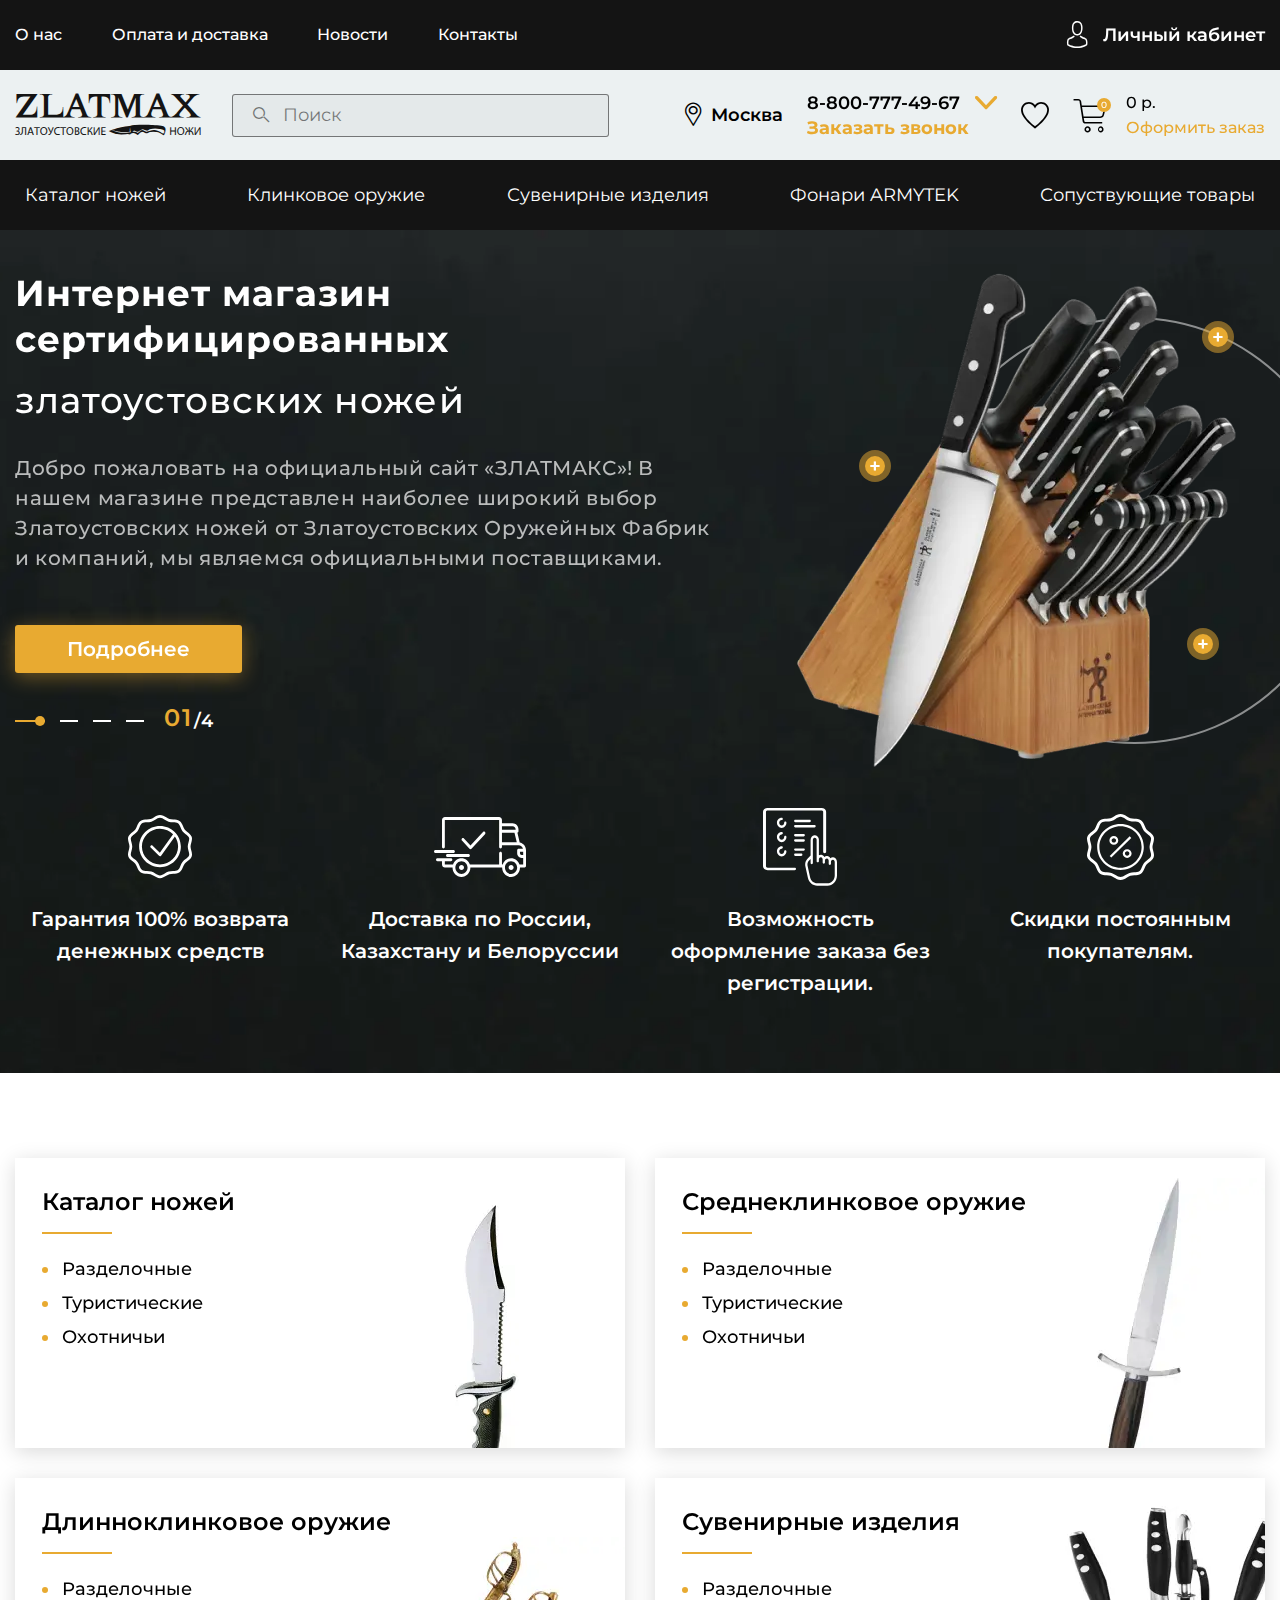
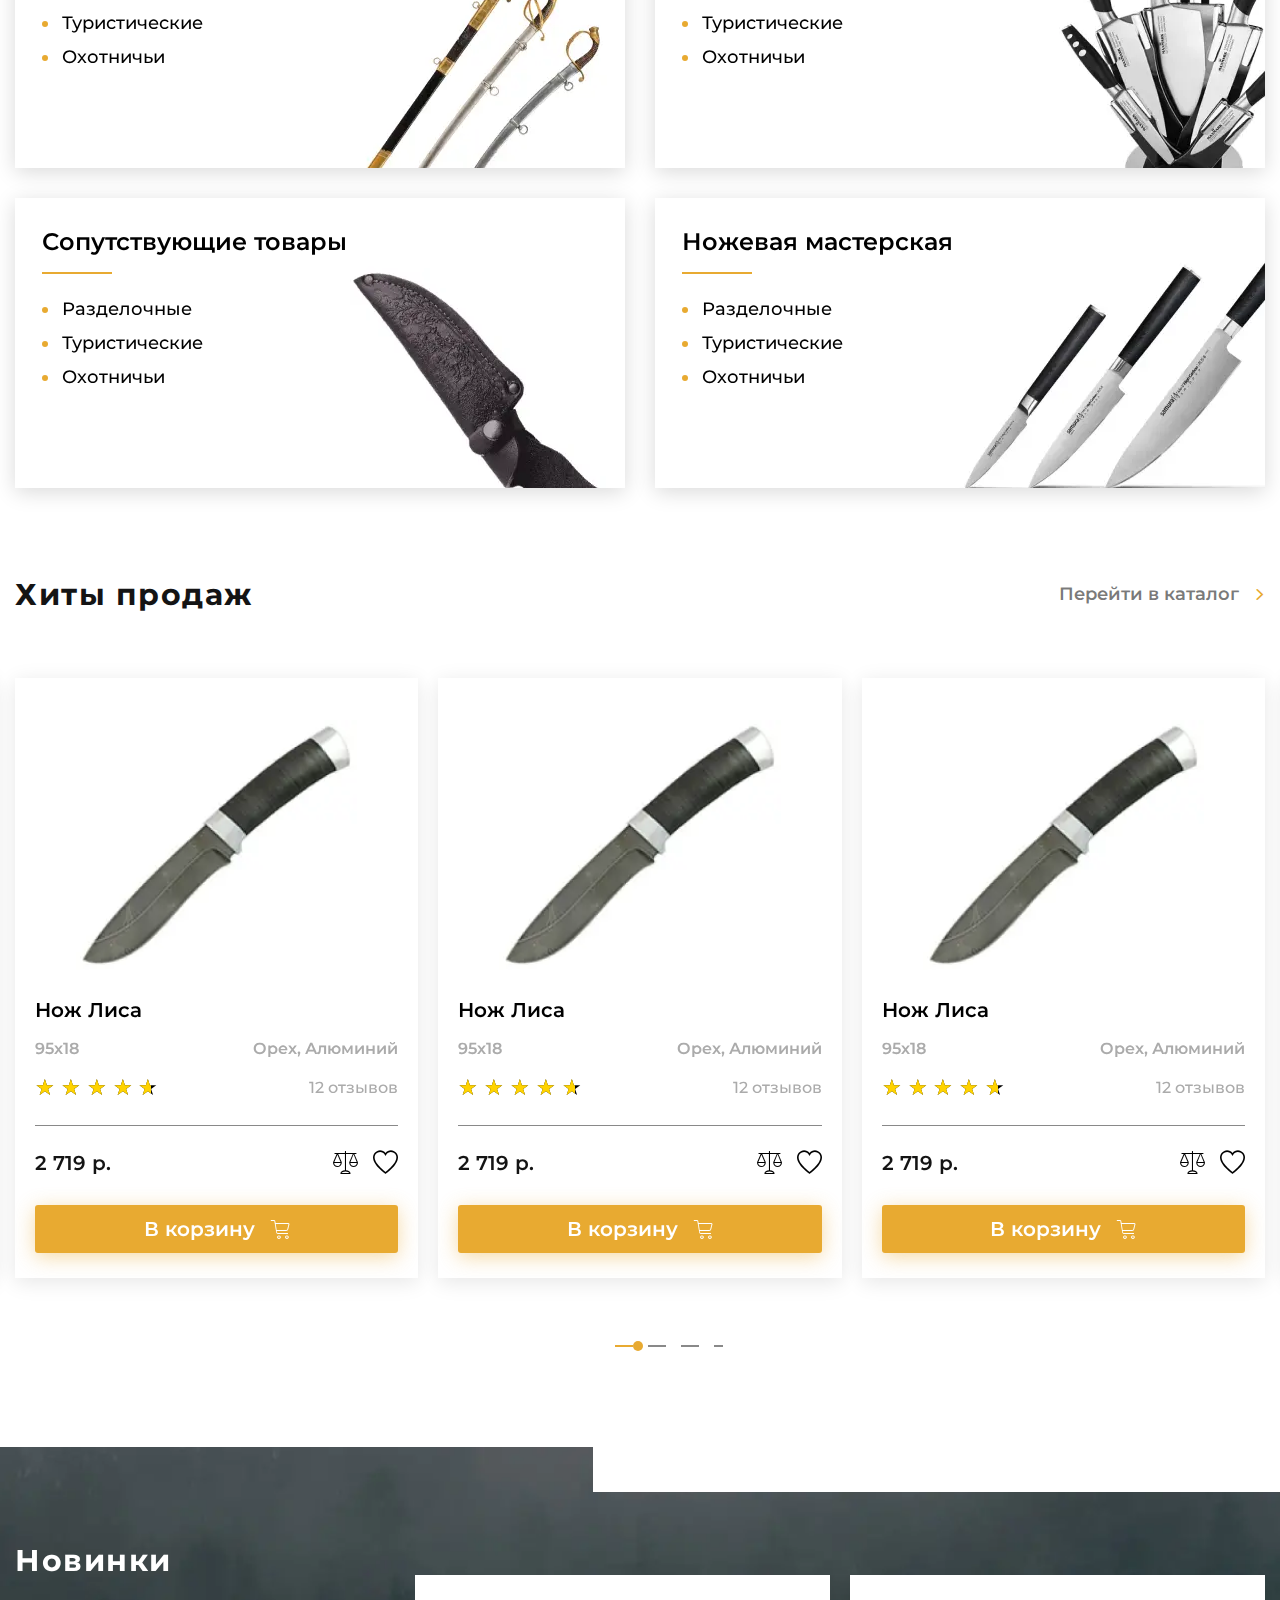
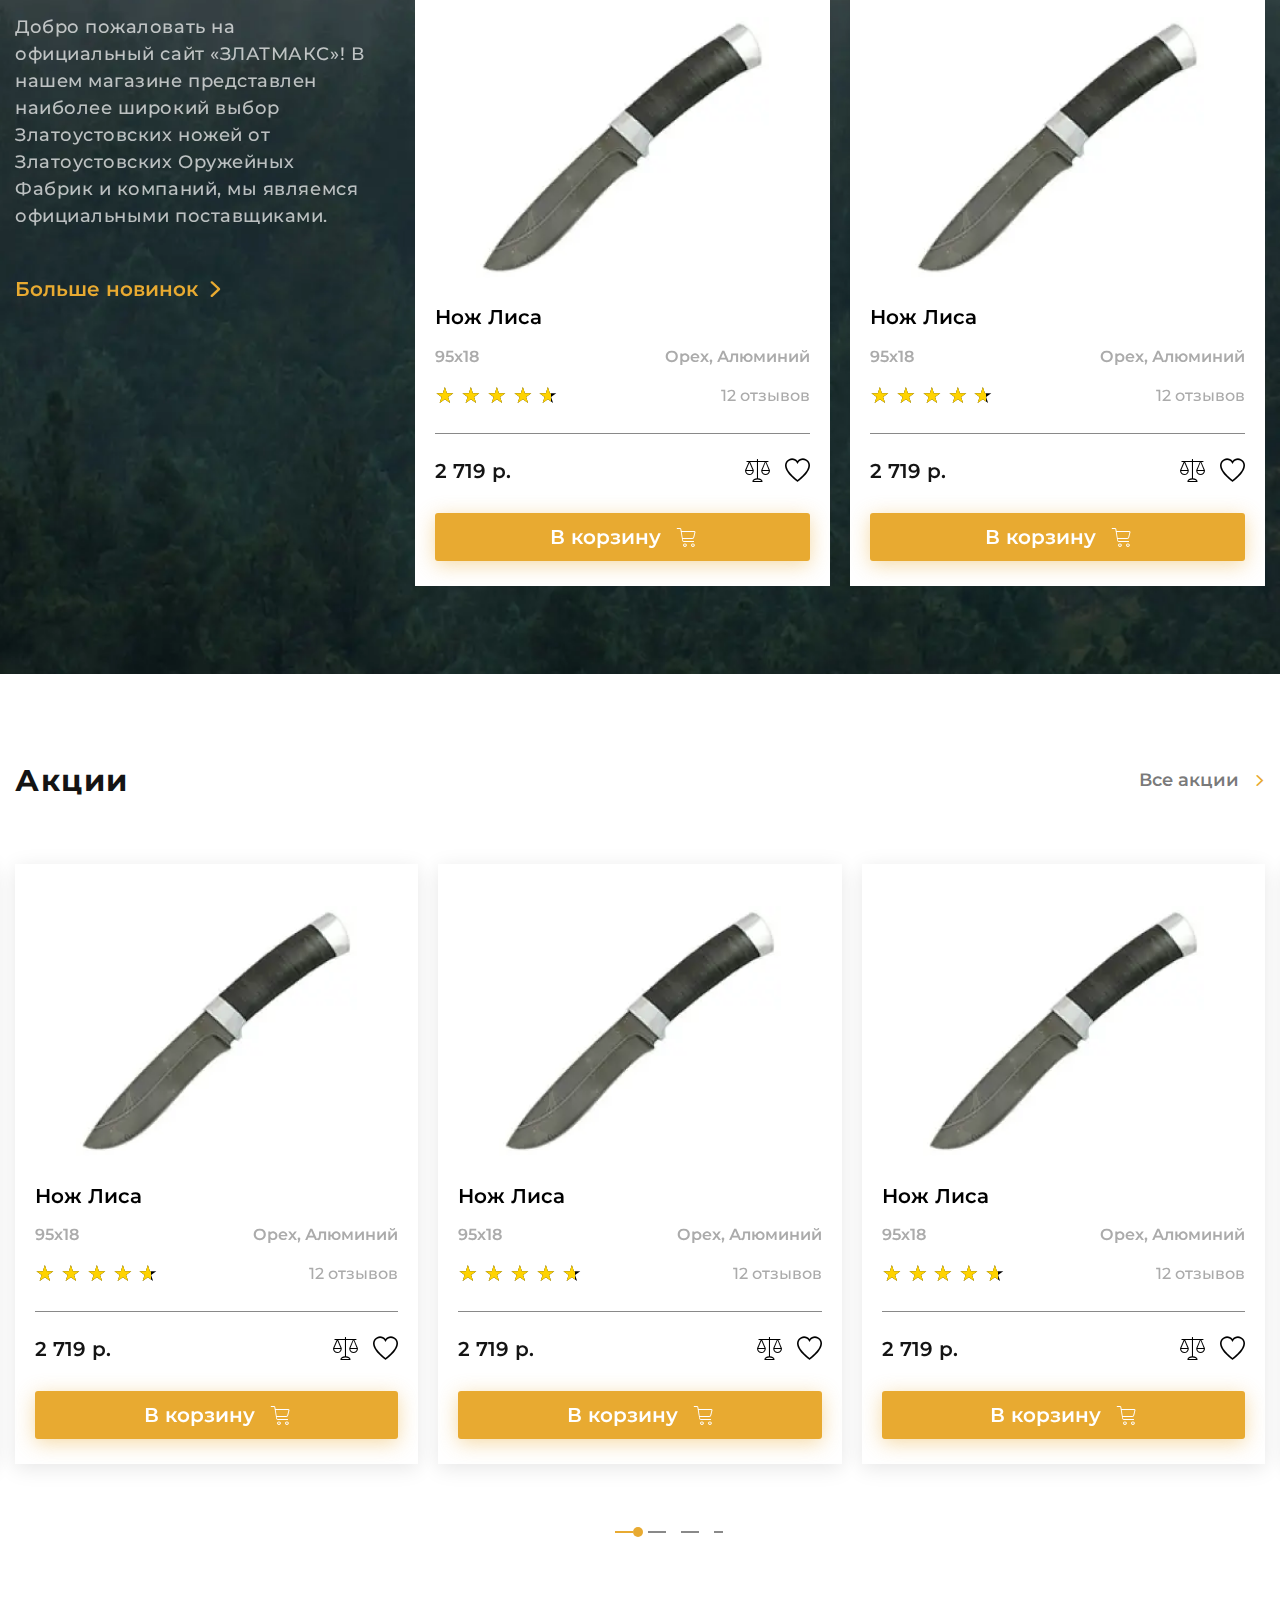
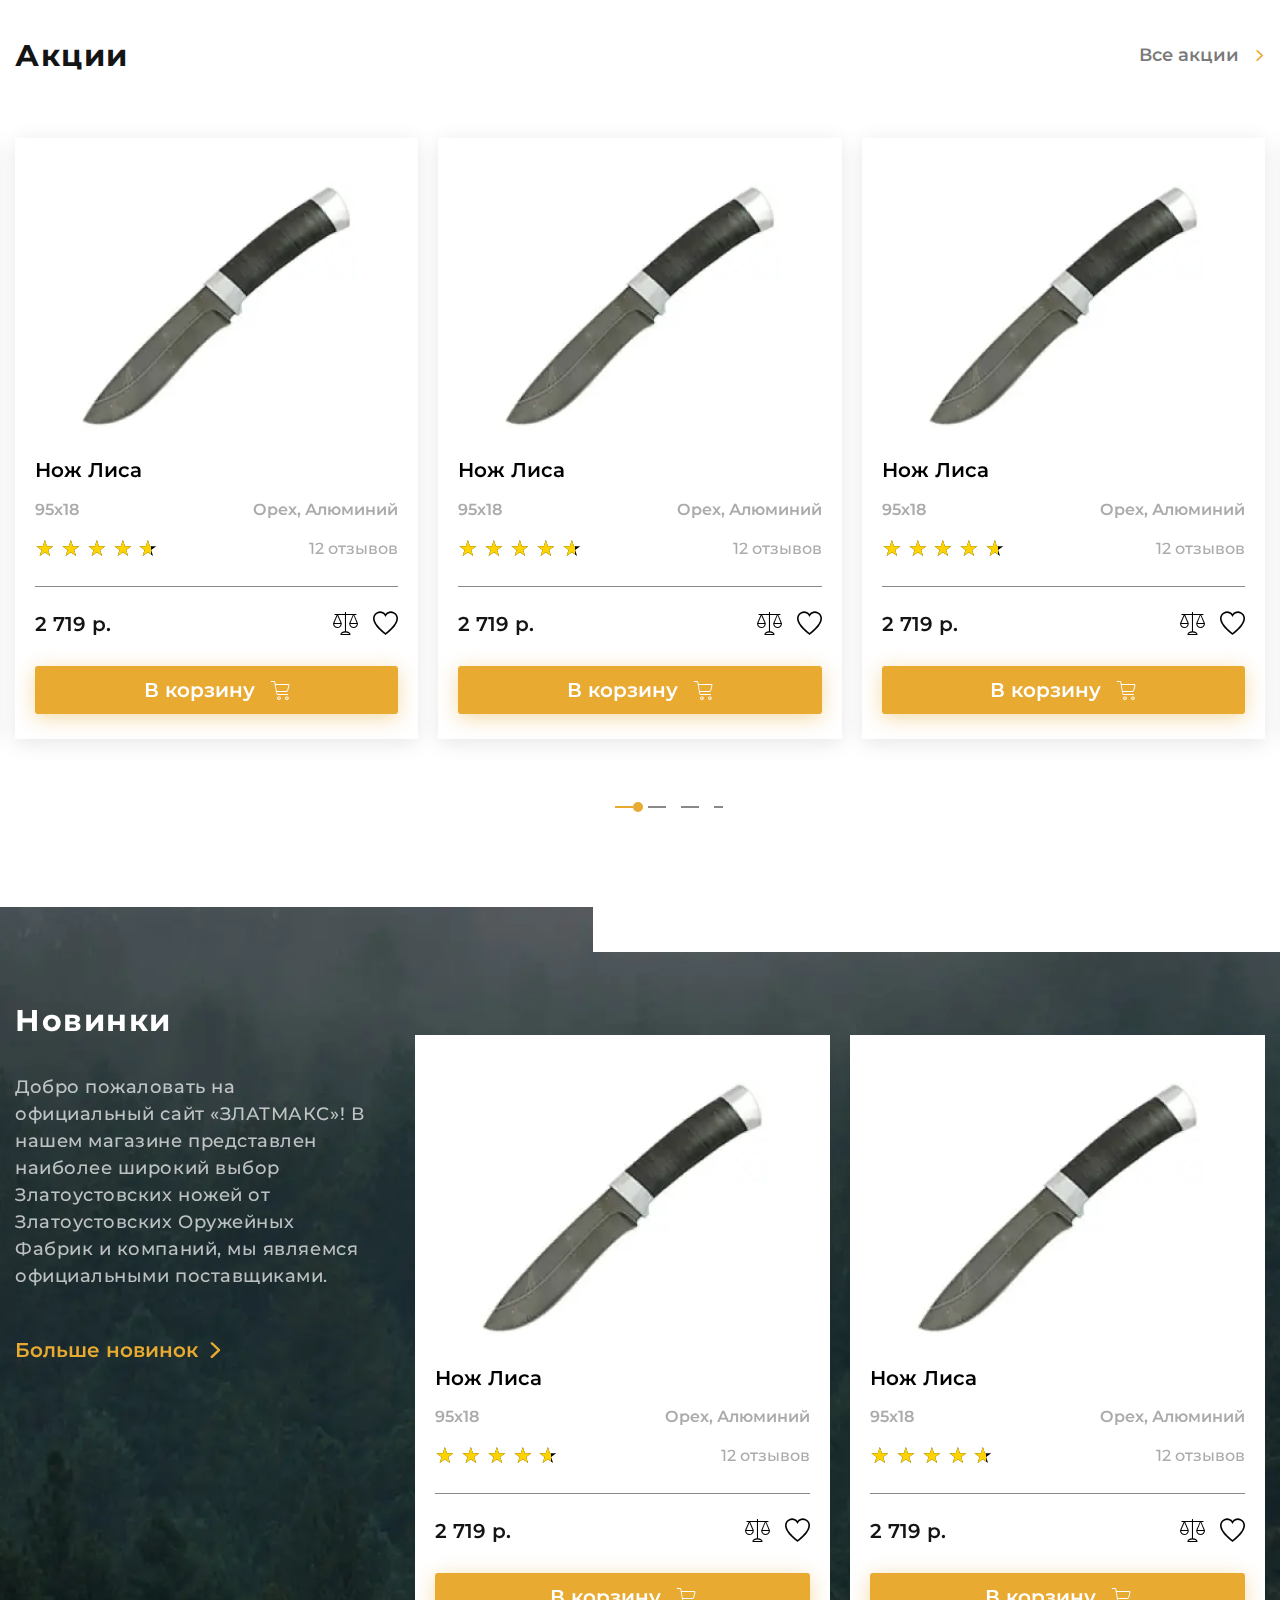
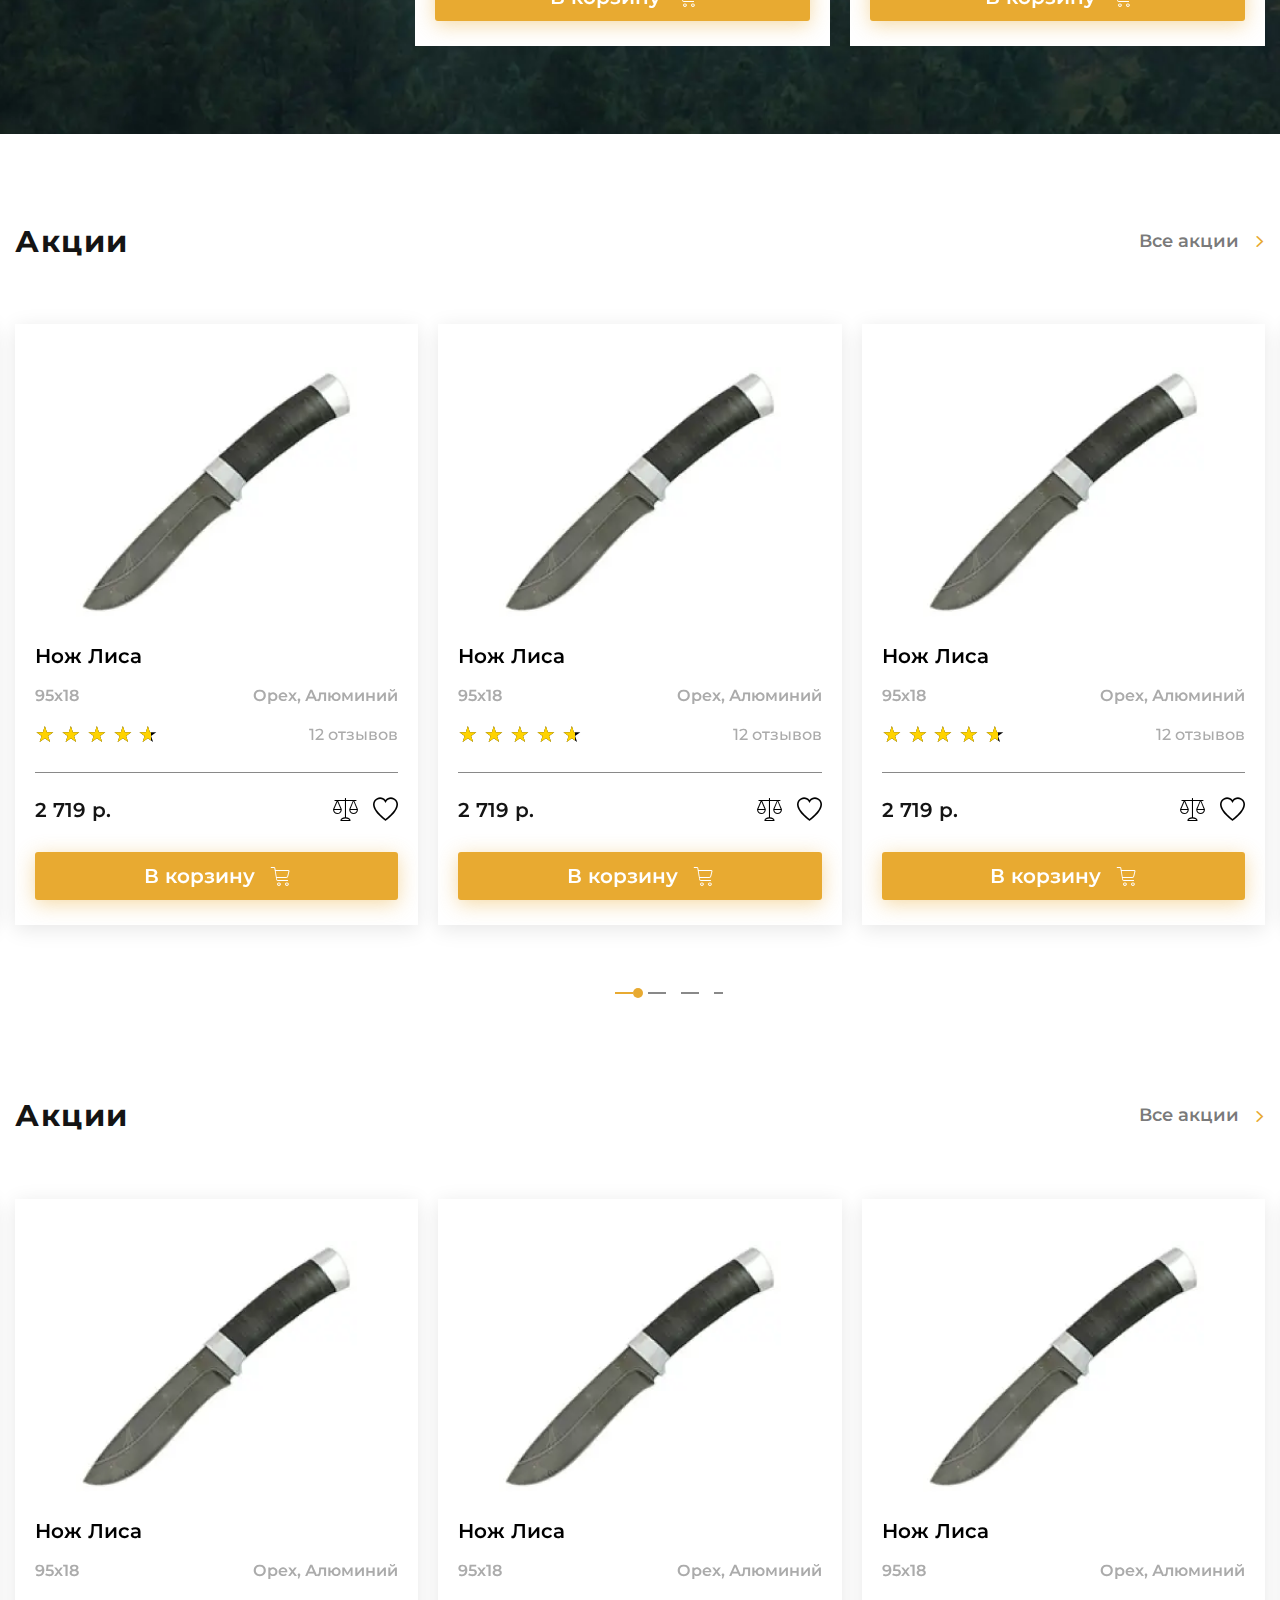
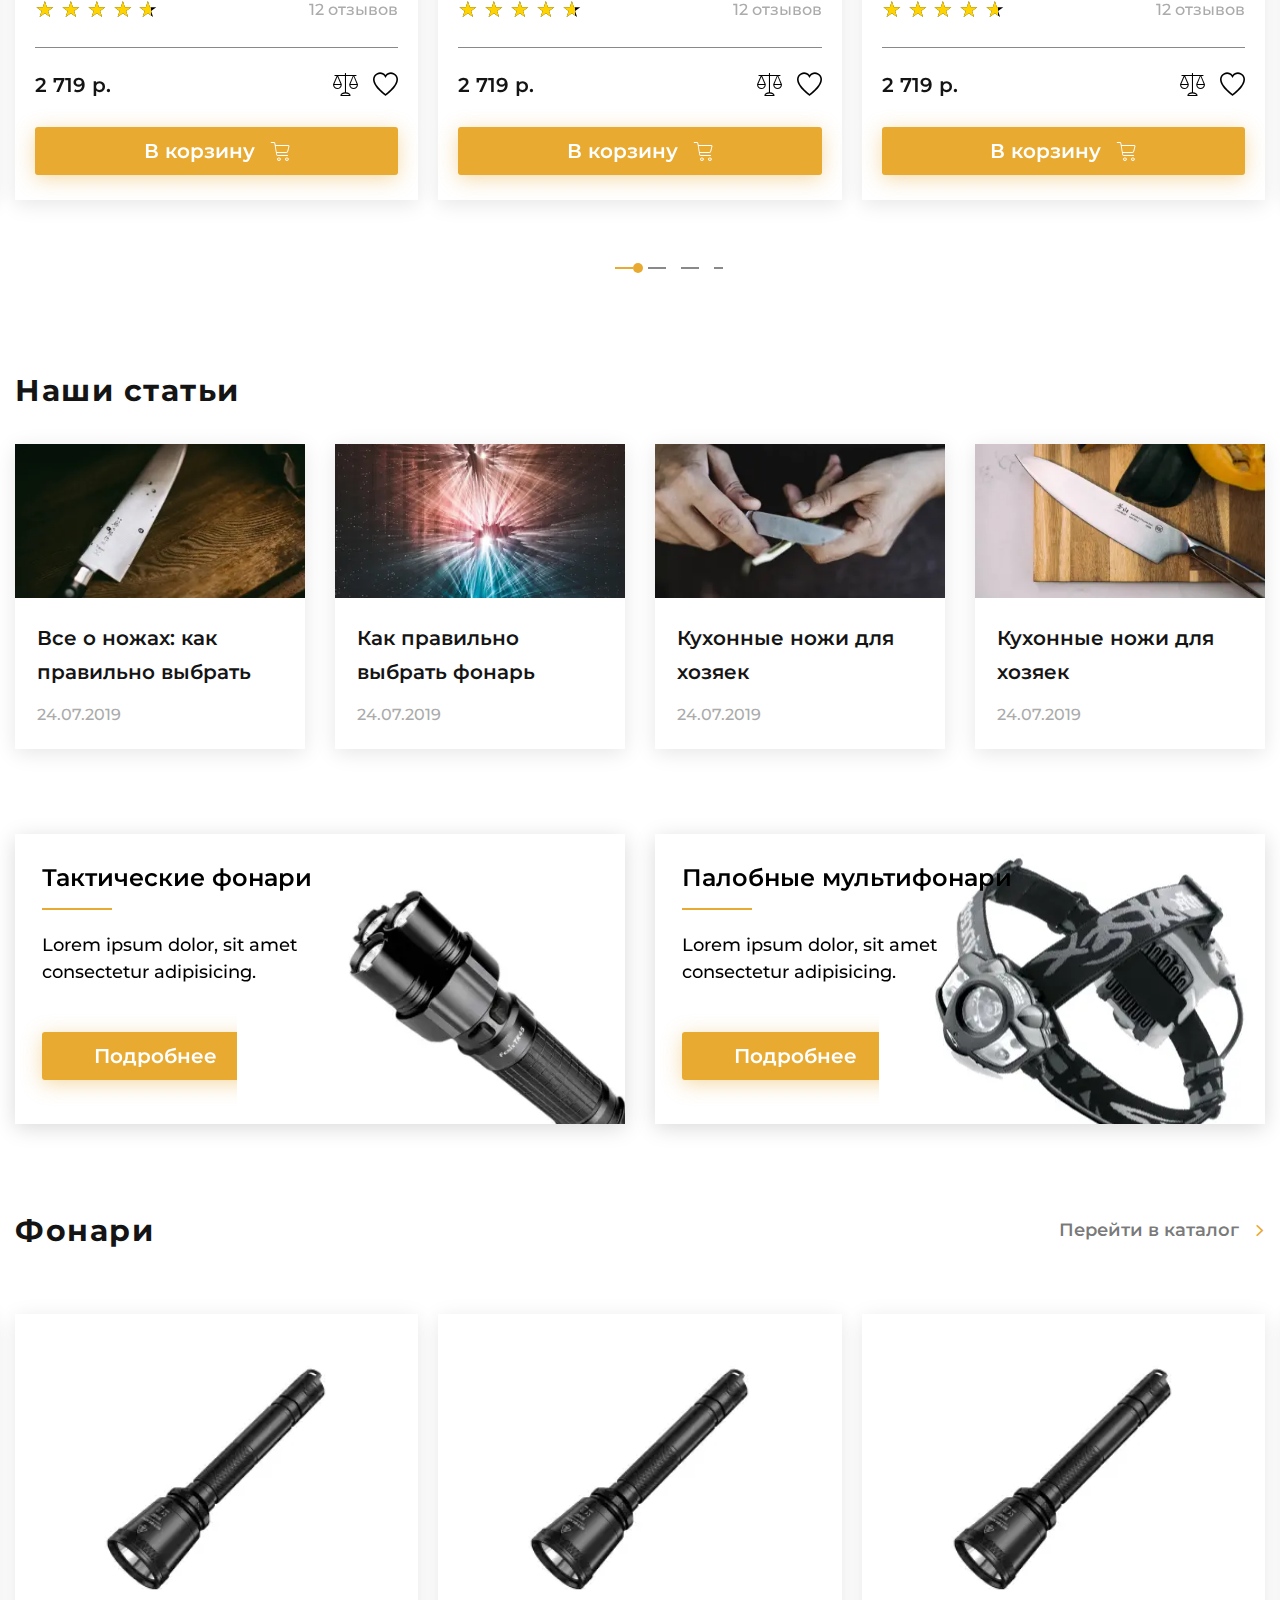
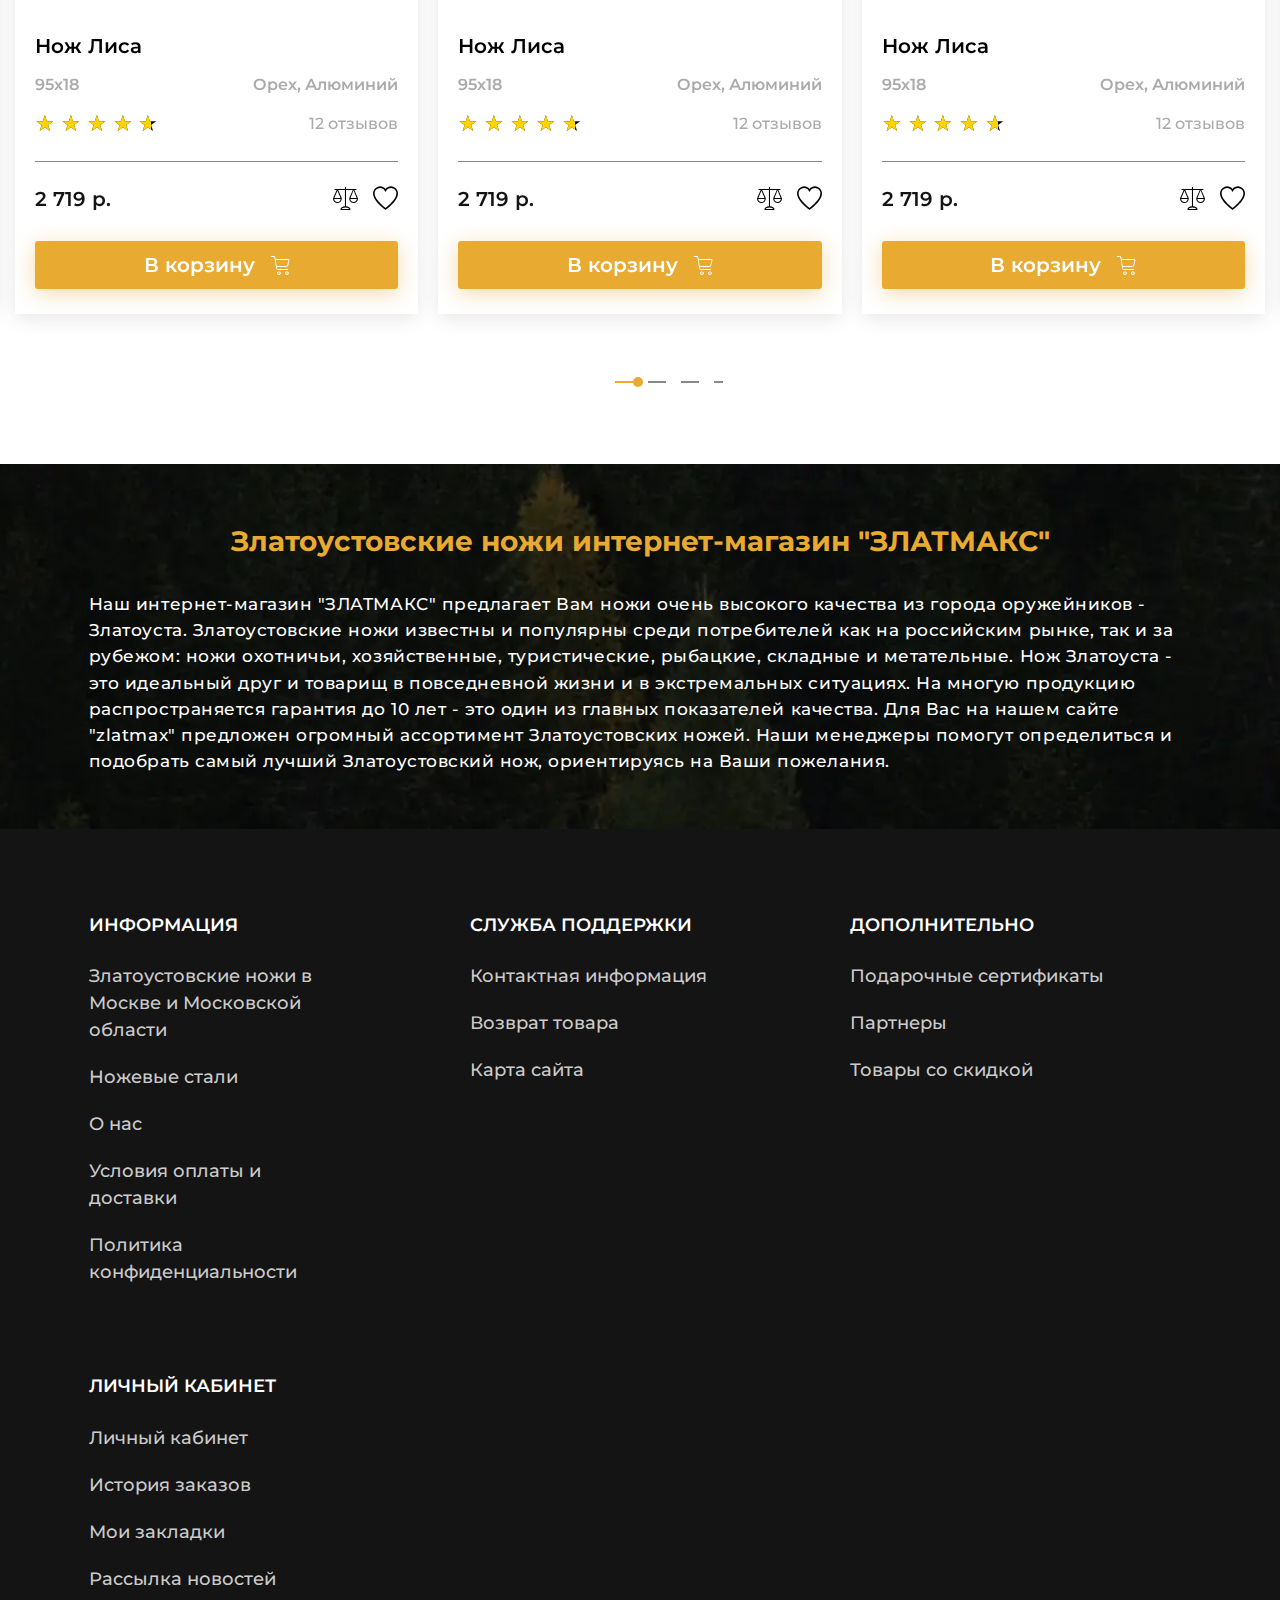
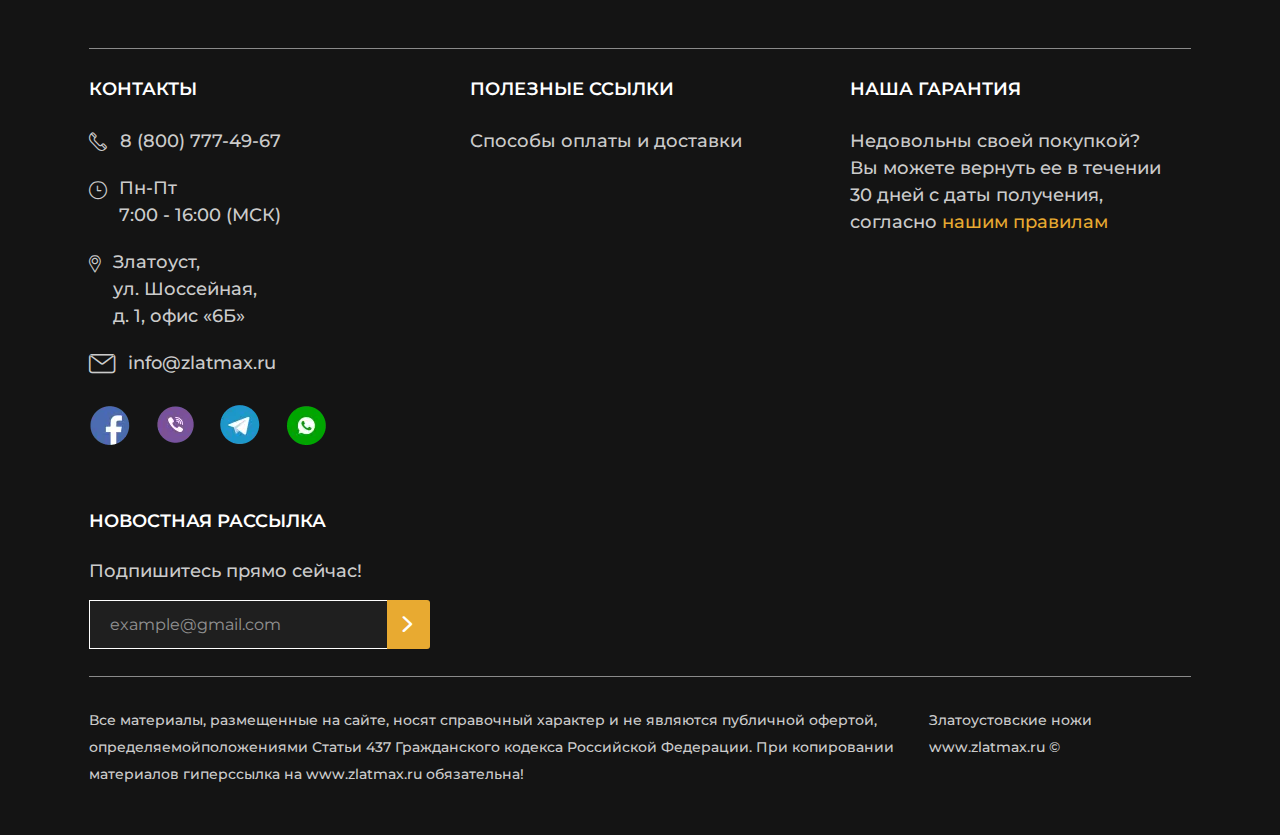
<file: index.html>
<!DOCTYPE html>
<html lang="ru">

<head>
	<title>Главная</title>
	<meta charset="UTF-8">
	<meta name="format-detection" content="telephone=no">
	<link rel="stylesheet" href="css/style.min.css?_v=20220108150926">
	<link rel="shortcut icon" href="favicon.ico">
	<!-- <meta name="robots" content="noindex, nofollow"> -->
	<meta name="viewport" content="width=device-width, initial-scale=1.0">
</head>

<body>
	<div class="wrapper">
		<header class="header">
			<div class="header__top top-header">
				<div class="top-header__container _container">
					<nav class="top-header__menu menu-top-header">
						<ul data-da=".menu__body, 991.98" class="menu-top-header__list">
							<li class="menu-top-header__item menu-top-header__item-catalog"><a href="" class="menu-top-header__link menu-top-header__link-catalog _icon-arrow-down">Каталог товаров</a></li>
							<li class="menu-top-header__item"><a href="" class="menu-top-header__link">О нас</a></li>
							<li class="menu-top-header__item"><a href="" class="menu-top-header__link">Оплата и доставка</a></li>
							<li class="menu-top-header__item"><a href="" class="menu-top-header__link">Новости</a></li>
							<li class="menu-top-header__item"><a href="" class="menu-top-header__link">Контакты</a></li>
						</ul>
					</nav>
					<a class="top-header__user _icon-user" href=""><span>Личный кабинет</span></a>
					<nav hidden class="menu">
						<button type="button" class="menu__icon icon-menu"><span></span></button>
						<div class="menu__body">
						</div>
					</nav>
				</div>
			</div>
			<div class="header__body body-header">
				<div class="body-header__container _container">
					<a class="body-header__logo" href=""></a>
					<div data-da=".catalog-header__container, 479.98" class="body-header__search">
						<form class="search-header" action="#">
							<button type="submit" class="search-header__button _icon-search"></button>
							<input autocomplete="off" type="text" name="form[]" data-error="Ошибка" placeholder="Поиск" class="search-header__input">
						</form>
					</div>
					<div class="body-header__actions actions-header">
						<a class="actions-header__location _icon-location" href="">Москва</a>
						<div data-da=".top-header__container, 991.98, 0" class="actions-header__phones phones-header">
							<div data-spollers class="phones-header__items">
								<div class="phones-header__item">
									<a class="phones-header__phone" href="tel:88007774967"><span>8-800-777-49-67</span></a>
									<button type="button" data-spoller class="phones-header__arrow _icon-arrow-down"></button>
									<ul class="phones-header__list">
										<li><a class="phones-header__phone" href="tel:88007774967">8-800-777-34-12</a></li>
										<li><a class="phones-header__phone" href="tel:88007774967">8-800-747-49-67</a></li>
										<li><a class="phones-header__phone" href="tel:88007774967">8-800-757-44-87</a></li>
									</ul>
								</div>
							</div>
							<button type="button" data-popup="#callback" class="phones-header__callback">Заказать звонок</button>
						</div>
						<a data-da=".top-header__container, 991.98, 2" href="" class="actions-header__favorite _icon-favorite"></a>
						<div data-da=".top-header__container, 991.98, 2" class="actions-header__cart cart-header">
							<a class="cart-header__icon _icon-cart" href=""><span>0</span></a>
							<div class="cart-header__body">
								<div class="cart-header__summ">0 р.</div>
								<a class="cart-header__link" href="">Оформить заказ</a>
							</div>
						</div>
					</div>
				</div>
			</div>
			<div class="header__catalog catalog-header">
				<div class="catalog-header__container _container">
					<div class="catalog-header__menu menu-catalog">
						<button type="button" class="menu-catalog__back _icon-back-arrow">Назад</button>
						<ul class="menu-catalog__list">
							<li class="menu-catalog__item"><button data-parent="1" class="menu-catalog__link">Каталог ножей</button></li>
							<li class="menu-catalog__item"><button data-parent="2" class="menu-catalog__link">Клинковое оружие</button>
							</li>
							<li class="menu-catalog__item"><button data-parent="3" class="menu-catalog__link">Сувенирные изделия</button>
							</li>
							<li class="menu-catalog__item"><button data-parent="4" class="menu-catalog__link">Фонари ARMYTEK</button></li>
							<li class="menu-catalog__item"><button data-parent="5" class="menu-catalog__link">Сопуствующие товары</button>
							</li>
						</ul>
						<div class="menu-catalog__sub-menu sub-menu-catalog">
							<button type="button" class="sub-menu-catalog__back _icon-back-arrow">Назад</button>
							<div class="sub-menu-catalog__container _container">
								<div hidden data-submenu="1" class="sub-menu-catalog__block">
									<div class="sub-menu-catalog__category"><a class="sub-menu-catalog__category-link" href="">Категория
											ножей</a></div>
									<div class="sub-menu-catalog__category"><a class="sub-menu-catalog__category-link" href="">Производство
											ножей</a></div>
									<div class="sub-menu-catalog__category"><a class="sub-menu-catalog__category-link" href="">Ножи по маркам
											стали</a></div>
									<div class="sub-menu-catalog__category"><a class="sub-menu-catalog__category-link" href="">Заточка и
											полировка ножей</a></div>
									<div class="sub-menu-catalog__category"><a class="sub-menu-catalog__category-link" href="">Ножевая
											мастерская</a></div>
									<ul class="sub-menu-catalog__list">
										<li class="sub-menu-catalog__item"><a class="sub-menu-catalog__link" href="">Разделочные ножи</a></li>
										<li class="sub-menu-catalog__item"><a class="sub-menu-catalog__link" href="">Туристические ножи</a>
										</li>
										<li class="sub-menu-catalog__item"><a class="sub-menu-catalog__link" href="">Ножи охотничьи</a></li>
										<li class="sub-menu-catalog__item"><a class="sub-menu-catalog__link" href="">Булатные ножи</a></li>
										<li class="sub-menu-catalog__item"><a class="sub-menu-catalog__link" href="">Ножи из дамаска</a></li>
										<li class="sub-menu-catalog__item"><a class="sub-menu-catalog__link" href="">Тактического
												назначения</a>
										</li>
										<li class="sub-menu-catalog__item"><a class="sub-menu-catalog__link" href="">Метательные ножи</a></li>
										<li class="sub-menu-catalog__item"><a class="sub-menu-catalog__link" href="">Мачете и кукри</a></li>
										<li class="sub-menu-catalog__item"><a class="sub-menu-catalog__link" href="">Ножи кухонные</a></li>
									</ul>
									<ul class="sub-menu-catalog__list">
										<li class="sub-menu-catalog__item"><a class="sub-menu-catalog__link" href="">Ножи АИР</a></li>
										<li class="sub-menu-catalog__item"><a class="sub-menu-catalog__link" href="">Ножи ЗИК</a>
										</li>
										<li class="sub-menu-catalog__item"><a class="sub-menu-catalog__link" href="">Ножи ЗЗОСС</a></li>
										<li class="sub-menu-catalog__item"><a class="sub-menu-catalog__link" href="">Ножи РОСоружие</a></li>
										<li class="sub-menu-catalog__item"><a class="sub-menu-catalog__link" href="">Ножи Оружейник</a></li>
										<li class="sub-menu-catalog__item"><a class="sub-menu-catalog__link" href="">Булат Сергея Баранова</a>
										</li>
										<li class="sub-menu-catalog__item"><a class="sub-menu-catalog__link" href="">Булат Андрея Умерова</a>
										</li>
										<li class="sub-menu-catalog__item"><a class="sub-menu-catalog__link" href="">Ножи Златко</a></li>
										<li class="sub-menu-catalog__item"><a class="sub-menu-catalog__link" href="">Ножи Стиль-М</a></li>
										<li class="sub-menu-catalog__item"><a class="sub-menu-catalog__link" href="">Оружейная компания</a>
										</li>
									</ul>
									<ul class="sub-menu-catalog__list">
										<li class="sub-menu-catalog__item"><a class="sub-menu-catalog__link" href="">Ножи из стали
												40х102С2М</a></li>
										<li class="sub-menu-catalog__item"><a class="sub-menu-catalog__link" href="">Ножи из стали 95х18</a>
										</li>
										<li class="sub-menu-catalog__item"><a class="sub-menu-catalog__link" href="">Ножи из стали 100х13м</a>
										</li>
										<li class="sub-menu-catalog__item"><a class="sub-menu-catalog__link" href="">Ножи из стали
												110х18м-ШД</a></li>
										<li class="sub-menu-catalog__item"><a class="sub-menu-catalog__link" href="">Ножи из стали ЭИ-107
												ТЦ</a></li>
										<li class="sub-menu-catalog__item"><a class="sub-menu-catalog__link" href="">Ножи из стали 50х14МФ</a>
										</li>
										<li class="sub-menu-catalog__item"><a class="sub-menu-catalog__link" href="">Ножи из стали AUS-8</a>
										</li>
										<li class="sub-menu-catalog__item"><a class="sub-menu-catalog__link" href="">Ножи из стали К340</a>
										</li>
										<li class="sub-menu-catalog__item"><a class="sub-menu-catalog__link" href="">Ножи из стали M390</a>
										</li>
										<li class="sub-menu-catalog__item"><a class="sub-menu-catalog__link" href="">Ножи из стали ЭП-766</a>
										</li>
									</ul>
									<ul class="sub-menu-catalog__list">
										<li class="sub-menu-catalog__item"><a class="sub-menu-catalog__link" href="">Паста ГОИ</a></li>
										<li class="sub-menu-catalog__item"><a class="sub-menu-catalog__link" href="">Алмазная паста</a>
										</li>
										<li class="sub-menu-catalog__item"><a class="sub-menu-catalog__link" href="">Бруски и камни для
												заточки</a></li>
										<li class="sub-menu-catalog__item"><a class="sub-menu-catalog__link" href="">Заточные системы</a></li>
									</ul>
									<ul class="sub-menu-catalog__list">
										<li class="sub-menu-catalog__item"><a class="sub-menu-catalog__link" href="">Ножевые клинки</a></li>
										<li class="sub-menu-catalog__item"><a class="sub-menu-catalog__link" href="">Заготовки для ножей</a>
										</li>
										<li class="sub-menu-catalog__item"><a class="sub-menu-catalog__link" href="">Литье для ножей</a></li>
										<li class="sub-menu-catalog__item"><a class="sub-menu-catalog__link" href="">Материалы для
												рукоятей</a></li>
										<li class="sub-menu-catalog__item"><a class="sub-menu-catalog__link" href="">Уход за рукоятиями
												ножей</a></li>
									</ul>
									<div class="sub-menu-catalog__footer"><a class="sub-menu-catalog__all" href="">Смотреть все</a></div>
									<div class="sub-menu-catalog__footer"><a class="sub-menu-catalog__all" href="">Смотреть все</a></div>
									<div class="sub-menu-catalog__footer"><a class="sub-menu-catalog__all" href="">Смотреть все</a></div>
									<div class="sub-menu-catalog__footer"><a class="sub-menu-catalog__all" href="">Смотреть все</a></div>
									<div class="sub-menu-catalog__footer"><a class="sub-menu-catalog__all" href="">Смотреть все</a></div>
								</div>
								<div hidden data-submenu="2" class="sub-menu-catalog__block">
									<div class="sub-menu-catalog__category"><a class="sub-menu-catalog__category-link" href="">Категория
											ножей</a></div>
									<div class="sub-menu-catalog__category"><a class="sub-menu-catalog__category-link" href="">Производство
											ножей</a></div>
									<ul class="sub-menu-catalog__list">
										<li class="sub-menu-catalog__item"><a class="sub-menu-catalog__link" href="">Разделочные ножи</a></li>
										<li class="sub-menu-catalog__item"><a class="sub-menu-catalog__link" href="">Туристические ножи</a>
										</li>
										<li class="sub-menu-catalog__item"><a class="sub-menu-catalog__link" href="">Ножи охотничьи</a></li>
										<li class="sub-menu-catalog__item"><a class="sub-menu-catalog__link" href="">Булатные ножи</a></li>
										<li class="sub-menu-catalog__item"><a class="sub-menu-catalog__link" href="">Ножи из дамаска</a></li>
										<li class="sub-menu-catalog__item"><a class="sub-menu-catalog__link" href="">Тактического
												назначения</a>
										</li>
										<li class="sub-menu-catalog__item"><a class="sub-menu-catalog__link" href="">Метательные ножи</a></li>
										<li class="sub-menu-catalog__item"><a class="sub-menu-catalog__link" href="">Мачете и кукри</a></li>
										<li class="sub-menu-catalog__item"><a class="sub-menu-catalog__link" href="">Ножи кухонные</a></li>
									</ul>
									<ul class="sub-menu-catalog__list">
										<li class="sub-menu-catalog__item"><a class="sub-menu-catalog__link" href="">Ножи АИР</a></li>
										<li class="sub-menu-catalog__item"><a class="sub-menu-catalog__link" href="">Ножи ЗИК</a>
										</li>
										<li class="sub-menu-catalog__item"><a class="sub-menu-catalog__link" href="">Ножи ЗЗОСС</a></li>
										<li class="sub-menu-catalog__item"><a class="sub-menu-catalog__link" href="">Ножи РОСоружие</a></li>
										<li class="sub-menu-catalog__item"><a class="sub-menu-catalog__link" href="">Ножи Оружейник</a></li>
										<li class="sub-menu-catalog__item"><a class="sub-menu-catalog__link" href="">Булат Сергея Баранова</a>
										</li>
										<li class="sub-menu-catalog__item"><a class="sub-menu-catalog__link" href="">Булат Андрея Умерова</a>
										</li>
										<li class="sub-menu-catalog__item"><a class="sub-menu-catalog__link" href="">Ножи Златко</a></li>
										<li class="sub-menu-catalog__item"><a class="sub-menu-catalog__link" href="">Ножи Стиль-М</a></li>
										<li class="sub-menu-catalog__item"><a class="sub-menu-catalog__link" href="">Оружейная компания</a>
										</li>
									</ul>
									<div class="sub-menu-catalog__footer"><a class="sub-menu-catalog__all" href="">Смотреть все</a></div>
									<div class="sub-menu-catalog__footer"><a class="sub-menu-catalog__all" href="">Смотреть все</a></div>
								</div>
								<div hidden data-submenu="3" class="sub-menu-catalog__block">
									<a class="sub-menu-catalog__category" href="">Производство ножей</a>
									<a class="sub-menu-catalog__category" href="">Категория ножей</a>
									<a class="sub-menu-catalog__category" href="">Ножи по маркам стали</a>
									<a class="sub-menu-catalog__category" href="">Ножевая мастерская</a>
									<ul class="sub-menu-catalog__list">
										<li class="sub-menu-catalog__item"><a class="sub-menu-catalog__link" href="">Ножи АИР</a></li>
										<li class="sub-menu-catalog__item"><a class="sub-menu-catalog__link" href="">Ножи ЗИК</a>
										</li>
										<li class="sub-menu-catalog__item"><a class="sub-menu-catalog__link" href="">Ножи ЗЗОСС</a></li>
										<li class="sub-menu-catalog__item"><a class="sub-menu-catalog__link" href="">Ножи РОСоружие</a></li>
										<li class="sub-menu-catalog__item"><a class="sub-menu-catalog__link" href="">Ножи Оружейник</a></li>
										<li class="sub-menu-catalog__item"><a class="sub-menu-catalog__link" href="">Булат Сергея Баранова</a>
										</li>
										<li class="sub-menu-catalog__item"><a class="sub-menu-catalog__link" href="">Булат Андрея Умерова</a>
										</li>
										<li class="sub-menu-catalog__item"><a class="sub-menu-catalog__link" href="">Ножи Златко</a></li>
										<li class="sub-menu-catalog__item"><a class="sub-menu-catalog__link" href="">Ножи Стиль-М</a></li>
										<li class="sub-menu-catalog__item"><a class="sub-menu-catalog__link" href="">Оружейная компания</a>
										</li>
									</ul>
									<ul class="sub-menu-catalog__list">
										<li class="sub-menu-catalog__item"><a class="sub-menu-catalog__link" href="">Разделочные ножи</a></li>
										<li class="sub-menu-catalog__item"><a class="sub-menu-catalog__link" href="">Туристические ножи</a>
										</li>
										<li class="sub-menu-catalog__item"><a class="sub-menu-catalog__link" href="">Ножи охотничьи</a></li>
										<li class="sub-menu-catalog__item"><a class="sub-menu-catalog__link" href="">Булатные ножи</a></li>
										<li class="sub-menu-catalog__item"><a class="sub-menu-catalog__link" href="">Ножи из дамаска</a></li>
										<li class="sub-menu-catalog__item"><a class="sub-menu-catalog__link" href="">Тактического
												назначения</a>
										</li>
										<li class="sub-menu-catalog__item"><a class="sub-menu-catalog__link" href="">Метательные ножи</a></li>
										<li class="sub-menu-catalog__item"><a class="sub-menu-catalog__link" href="">Мачете и кукри</a></li>
										<li class="sub-menu-catalog__item"><a class="sub-menu-catalog__link" href="">Ножи кухонные</a></li>
									</ul>
									<ul class="sub-menu-catalog__list">
										<li class="sub-menu-catalog__item"><a class="sub-menu-catalog__link" href="">Ножи из стали
												40х102С2М</a></li>
										<li class="sub-menu-catalog__item"><a class="sub-menu-catalog__link" href="">Ножи из стали 95х18</a>
										</li>
										<li class="sub-menu-catalog__item"><a class="sub-menu-catalog__link" href="">Ножи из стали 100х13м</a>
										</li>
										<li class="sub-menu-catalog__item"><a class="sub-menu-catalog__link" href="">Ножи из стали
												110х18м-ШД</a></li>
										<li class="sub-menu-catalog__item"><a class="sub-menu-catalog__link" href="">Ножи из стали ЭИ-107
												ТЦ</a></li>
										<li class="sub-menu-catalog__item"><a class="sub-menu-catalog__link" href="">Ножи из стали 50х14МФ</a>
										</li>
										<li class="sub-menu-catalog__item"><a class="sub-menu-catalog__link" href="">Ножи из стали AUS-8</a>
										</li>
										<li class="sub-menu-catalog__item"><a class="sub-menu-catalog__link" href="">Ножи из стали К340</a>
										</li>
										<li class="sub-menu-catalog__item"><a class="sub-menu-catalog__link" href="">Ножи из стали M390</a>
										</li>
										<li class="sub-menu-catalog__item"><a class="sub-menu-catalog__link" href="">Ножи из стали ЭП-766</a>
										</li>
									</ul>
									<ul class="sub-menu-catalog__list">
										<li class="sub-menu-catalog__item"><a class="sub-menu-catalog__link" href="">Ножевые клинки</a></li>
										<li class="sub-menu-catalog__item"><a class="sub-menu-catalog__link" href="">Заготовки для ножей</a>
										</li>
										<li class="sub-menu-catalog__item"><a class="sub-menu-catalog__link" href="">Литье для ножей</a></li>
										<li class="sub-menu-catalog__item"><a class="sub-menu-catalog__link" href="">Материалы для
												рукоятей</a></li>
										<li class="sub-menu-catalog__item"><a class="sub-menu-catalog__link" href="">Уход за рукоятиями
												ножей</a></li>
									</ul>
									<div class="sub-menu-catalog__footer"><a class="sub-menu-catalog__all" href="">Смотреть все</a></div>
									<div class="sub-menu-catalog__footer"><a class="sub-menu-catalog__all" href="">Смотреть все</a></div>
									<div class="sub-menu-catalog__footer"><a class="sub-menu-catalog__all" href="">Смотреть все</a></div>
									<div class="sub-menu-catalog__footer"><a class="sub-menu-catalog__all" href="">Смотреть все</a></div>
								</div>
								<div hidden data-submenu="4" class="sub-menu-catalog__block">
									<a class="sub-menu-catalog__category" href="">Заточка и полировка ножей</a>
									<a class="sub-menu-catalog__category" href="">Ножевая мастерская</a>
									<a class="sub-menu-catalog__category" href="">Категория ножей</a>
									<a class="sub-menu-catalog__category" href="">Производство ножей</a>
									<a class="sub-menu-catalog__category" href="">Ножи по маркам стали</a>
									<ul class="sub-menu-catalog__list">
										<li class="sub-menu-catalog__item"><a class="sub-menu-catalog__link" href="">Паста ГОИ</a></li>
										<li class="sub-menu-catalog__item"><a class="sub-menu-catalog__link" href="">Алмазная паста</a>
										</li>
										<li class="sub-menu-catalog__item"><a class="sub-menu-catalog__link" href="">Бруски и камни для
												заточки</a></li>
										<li class="sub-menu-catalog__item"><a class="sub-menu-catalog__link" href="">Заточные системы</a></li>
									</ul>
									<ul class="sub-menu-catalog__list">
										<li class="sub-menu-catalog__item"><a class="sub-menu-catalog__link" href="">Ножевые клинки</a></li>
										<li class="sub-menu-catalog__item"><a class="sub-menu-catalog__link" href="">Заготовки для ножей</a>
										</li>
										<li class="sub-menu-catalog__item"><a class="sub-menu-catalog__link" href="">Литье для ножей</a></li>
										<li class="sub-menu-catalog__item"><a class="sub-menu-catalog__link" href="">Материалы для
												рукоятей</a></li>
										<li class="sub-menu-catalog__item"><a class="sub-menu-catalog__link" href="">Уход за рукоятиями
												ножей</a></li>
									</ul>
									<ul class="sub-menu-catalog__list">
										<li class="sub-menu-catalog__item"><a class="sub-menu-catalog__link" href="">Разделочные ножи</a></li>
										<li class="sub-menu-catalog__item"><a class="sub-menu-catalog__link" href="">Туристические ножи</a>
										</li>
										<li class="sub-menu-catalog__item"><a class="sub-menu-catalog__link" href="">Ножи охотничьи</a></li>
										<li class="sub-menu-catalog__item"><a class="sub-menu-catalog__link" href="">Булатные ножи</a></li>
										<li class="sub-menu-catalog__item"><a class="sub-menu-catalog__link" href="">Ножи из дамаска</a></li>
										<li class="sub-menu-catalog__item"><a class="sub-menu-catalog__link" href="">Тактического
												назначения</a>
										</li>
										<li class="sub-menu-catalog__item"><a class="sub-menu-catalog__link" href="">Метательные ножи</a></li>
										<li class="sub-menu-catalog__item"><a class="sub-menu-catalog__link" href="">Мачете и кукри</a></li>
										<li class="sub-menu-catalog__item"><a class="sub-menu-catalog__link" href="">Ножи кухонные</a></li>
									</ul>
									<ul class="sub-menu-catalog__list">
										<li class="sub-menu-catalog__item"><a class="sub-menu-catalog__link" href="">Ножи АИР</a></li>
										<li class="sub-menu-catalog__item"><a class="sub-menu-catalog__link" href="">Ножи ЗИК</a>
										</li>
										<li class="sub-menu-catalog__item"><a class="sub-menu-catalog__link" href="">Ножи ЗЗОСС</a></li>
										<li class="sub-menu-catalog__item"><a class="sub-menu-catalog__link" href="">Ножи РОСоружие</a></li>
										<li class="sub-menu-catalog__item"><a class="sub-menu-catalog__link" href="">Ножи Оружейник</a></li>
										<li class="sub-menu-catalog__item"><a class="sub-menu-catalog__link" href="">Булат Сергея Баранова</a>
										</li>
										<li class="sub-menu-catalog__item"><a class="sub-menu-catalog__link" href="">Булат Андрея Умерова</a>
										</li>
										<li class="sub-menu-catalog__item"><a class="sub-menu-catalog__link" href="">Ножи Златко</a></li>
										<li class="sub-menu-catalog__item"><a class="sub-menu-catalog__link" href="">Ножи Стиль-М</a></li>
										<li class="sub-menu-catalog__item"><a class="sub-menu-catalog__link" href="">Оружейная компания</a>
										</li>
									</ul>
									<ul class="sub-menu-catalog__list">
										<li class="sub-menu-catalog__item"><a class="sub-menu-catalog__link" href="">Ножи из стали
												40х102С2М</a></li>
										<li class="sub-menu-catalog__item"><a class="sub-menu-catalog__link" href="">Ножи из стали 95х18</a>
										</li>
										<li class="sub-menu-catalog__item"><a class="sub-menu-catalog__link" href="">Ножи из стали 100х13м</a>
										</li>
										<li class="sub-menu-catalog__item"><a class="sub-menu-catalog__link" href="">Ножи из стали
												110х18м-ШД</a></li>
										<li class="sub-menu-catalog__item"><a class="sub-menu-catalog__link" href="">Ножи из стали ЭИ-107
												ТЦ</a></li>
										<li class="sub-menu-catalog__item"><a class="sub-menu-catalog__link" href="">Ножи из стали 50х14МФ</a>
										</li>
										<li class="sub-menu-catalog__item"><a class="sub-menu-catalog__link" href="">Ножи из стали AUS-8</a>
										</li>
										<li class="sub-menu-catalog__item"><a class="sub-menu-catalog__link" href="">Ножи из стали К340</a>
										</li>
										<li class="sub-menu-catalog__item"><a class="sub-menu-catalog__link" href="">Ножи из стали M390</a>
										</li>
										<li class="sub-menu-catalog__item"><a class="sub-menu-catalog__link" href="">Ножи из стали ЭП-766</a>
										</li>
									</ul>
									<div class="sub-menu-catalog__footer"><a class="sub-menu-catalog__all" href="">Смотреть все</a></div>
									<div class="sub-menu-catalog__footer"><a class="sub-menu-catalog__all" href="">Смотреть все</a></div>
									<div class="sub-menu-catalog__footer"><a class="sub-menu-catalog__all" href="">Смотреть все</a></div>
									<div class="sub-menu-catalog__footer"><a class="sub-menu-catalog__all" href="">Смотреть все</a></div>
									<div class="sub-menu-catalog__footer"><a class="sub-menu-catalog__all" href="">Смотреть все</a></div>
								</div>
								<div hidden data-submenu="5" class="sub-menu-catalog__block">
									<a class="sub-menu-catalog__category" href="">Категория ножей</a>
									<a class="sub-menu-catalog__category" href="">Категория ножей</a>
									<a class="sub-menu-catalog__category" href="">Производство ножей</a>
									<ul class="sub-menu-catalog__list">
										<li class="sub-menu-catalog__item"><a class="sub-menu-catalog__link" href="">Разделочные ножи</a></li>
										<li class="sub-menu-catalog__item"><a class="sub-menu-catalog__link" href="">Туристические ножи</a>
										</li>
										<li class="sub-menu-catalog__item"><a class="sub-menu-catalog__link" href="">Ножи охотничьи</a></li>
										<li class="sub-menu-catalog__item"><a class="sub-menu-catalog__link" href="">Булатные ножи</a></li>
										<li class="sub-menu-catalog__item"><a class="sub-menu-catalog__link" href="">Ножи из дамаска</a></li>
										<li class="sub-menu-catalog__item"><a class="sub-menu-catalog__link" href="">Тактического
												назначения</a>
										</li>
										<li class="sub-menu-catalog__item"><a class="sub-menu-catalog__link" href="">Метательные ножи</a></li>
										<li class="sub-menu-catalog__item"><a class="sub-menu-catalog__link" href="">Мачете и кукри</a></li>
										<li class="sub-menu-catalog__item"><a class="sub-menu-catalog__link" href="">Ножи кухонные</a></li>
									</ul>
									<ul class="sub-menu-catalog__list">
										<li class="sub-menu-catalog__item"><a class="sub-menu-catalog__link" href="">Разделочные ножи</a></li>
										<li class="sub-menu-catalog__item"><a class="sub-menu-catalog__link" href="">Туристические ножи</a>
										</li>
										<li class="sub-menu-catalog__item"><a class="sub-menu-catalog__link" href="">Ножи охотничьи</a></li>
										<li class="sub-menu-catalog__item"><a class="sub-menu-catalog__link" href="">Булатные ножи</a></li>
										<li class="sub-menu-catalog__item"><a class="sub-menu-catalog__link" href="">Ножи из дамаска</a></li>
										<li class="sub-menu-catalog__item"><a class="sub-menu-catalog__link" href="">Тактического
												назначения</a>
										</li>
										<li class="sub-menu-catalog__item"><a class="sub-menu-catalog__link" href="">Метательные ножи</a></li>
										<li class="sub-menu-catalog__item"><a class="sub-menu-catalog__link" href="">Мачете и кукри</a></li>
										<li class="sub-menu-catalog__item"><a class="sub-menu-catalog__link" href="">Ножи кухонные</a></li>
									</ul>
									<ul class="sub-menu-catalog__list">
										<li class="sub-menu-catalog__item"><a class="sub-menu-catalog__link" href="">Ножи АИР</a></li>
										<li class="sub-menu-catalog__item"><a class="sub-menu-catalog__link" href="">Ножи ЗИК</a>
										</li>
										<li class="sub-menu-catalog__item"><a class="sub-menu-catalog__link" href="">Ножи ЗЗОСС</a></li>
										<li class="sub-menu-catalog__item"><a class="sub-menu-catalog__link" href="">Ножи РОСоружие</a></li>
										<li class="sub-menu-catalog__item"><a class="sub-menu-catalog__link" href="">Ножи Оружейник</a></li>
										<li class="sub-menu-catalog__item"><a class="sub-menu-catalog__link" href="">Булат Сергея Баранова</a>
										</li>
										<li class="sub-menu-catalog__item"><a class="sub-menu-catalog__link" href="">Булат Андрея Умерова</a>
										</li>
										<li class="sub-menu-catalog__item"><a class="sub-menu-catalog__link" href="">Ножи Златко</a></li>
										<li class="sub-menu-catalog__item"><a class="sub-menu-catalog__link" href="">Ножи Стиль-М</a></li>
										<li class="sub-menu-catalog__item"><a class="sub-menu-catalog__link" href="">Оружейная компания</a>
										</li>
									</ul>
									<div class="sub-menu-catalog__footer"><a class="sub-menu-catalog__all" href="">Смотреть все</a></div>
									<div class="sub-menu-catalog__footer"><a class="sub-menu-catalog__all" href="">Смотреть все</a></div>
									<div class="sub-menu-catalog__footer"><a class="sub-menu-catalog__all" href="">Смотреть все</a></div>
								</div>
							</div>
						</div>
					</div>
				</div>
			</div>
		</header>
		<main class="page">
			<section class="page__main-block main-block">
				<div class="main-block__container">
					<div class="main-block__body">
						<div class="main-block__slider">
							<div class="main-block__swiper">
								<div class="main-block__slide slide-main-block">
									<div class="slide-main-block__content">
										<h2 data-swiper-parallax="-100" class="slide-main-block__title">Интернет магазин сертифицированных
										</h2>
										<div data-swiper-parallax="-200" class="slide-main-block__sub-title">златоустовских ножей</div>
										<p data-swiper-parallax="-300" class="slide-main-block__text">Добро пожаловать на официальный сайт
											«ЗЛАТМАКС»! В нашем магазине
											представлен наиболее широкий выбор Златоустовских ножей от Златоустовских
											Оружейных Фабрик и компаний, мы являемся официальными поставщиками.</p>
									</div>
									<a data-swiper-parallax="-400" class="slide-main-block__button button" href="#">Подробнее</a>
								</div>
								<div class="main-block__slide slide-main-block">
									<div class="slide-main-block__content">
										<h2 data-swiper-parallax="-100" class="slide-main-block__title">Интернет магазин сертифицированных
										</h2>
										<div data-swiper-parallax="-200" class="slide-main-block__sub-title">златоустовских ножей</div>
										<p data-swiper-parallax="-300" class="slide-main-block__text">Добро пожаловать на официальный сайт
											«ЗЛАТМАКС»! В нашем магазине
											представлен наиболее широкий выбор Златоустовских ножей от Златоустовских
											Оружейных Фабрик и компаний, мы являемся официальными поставщиками.</p>
									</div>
									<a data-swiper-parallax="-400" class="slide-main-block__button button" href="#">Подробнее</a>
								</div>
								<div class="main-block__slide slide-main-block">
									<div class="slide-main-block__content">
										<h2 data-swiper-parallax="-100" class="slide-main-block__title">Интернет магазин сертифицированных
										</h2>
										<div data-swiper-parallax="-200" class="slide-main-block__sub-title">златоустовских ножей</div>
										<p data-swiper-parallax="-300" class="slide-main-block__text">Добро пожаловать на официальный сайт
											«ЗЛАТМАКС»! В нашем магазине
											представлен наиболее широкий выбор Златоустовских ножей от Златоустовских
											Оружейных Фабрик и компаний, мы являемся официальными поставщиками.</p>
									</div>
									<a data-swiper-parallax="-400" class="slide-main-block__button button" href="#">Подробнее</a>
								</div>
								<div class="main-block__slide slide-main-block">
									<div class="slide-main-block__content">
										<h2 data-swiper-parallax="-100" class="slide-main-block__title">Интернет магазин сертифицированных
										</h2>
										<div data-swiper-parallax="-200" class="slide-main-block__sub-title">златоустовских ножей</div>
										<p data-swiper-parallax="-300" class="slide-main-block__text">Добро пожаловать на официальный сайт
											«ЗЛАТМАКС»! В нашем магазине
											представлен наиболее широкий выбор Златоустовских ножей от Златоустовских
											Оружейных Фабрик и компаний, мы являемся официальными поставщиками.</p>
									</div>
									<a data-swiper-parallax="-400" class="slide-main-block__button button" href="#">Подробнее</a>
								</div>
							</div>
							<div class="main-block__control control-main-block">
								<div class="control-main-block__dotts">
								</div>
								<div class="control-main-block__fraction fraction-control">
									<span class="fraction-control__current">0</span> / <span class="fraction-control__all">0</span>
								</div>
							</div>
						</div>
						<div class="main-block__media media-main-block">
							<div class="media-main-block__body">
								<div class="media-main-block__image">
									<picture><source srcset="img/main-block/main-image.webp" type="image/webp"><img src="img/main-block/main-image.png?_v=1641647366973" alt="knife image"></picture>
								</div>
								<div class="media-main-block__tips">
									<button type="button" data-tippy-content="Подскажзка 1" class="media-main-block__tip media-main-block__tip_1">
										<span>+</span>
									</button>
									<button type="button" data-tippy-content="Подскажзка 2" class="media-main-block__tip media-main-block__tip_2">
										<span>+</span>
									</button>
									<button type="button" data-tippy-content="Подскажзка 3" class="media-main-block__tip media-main-block__tip_3">
										<span>+</span>
									</button>
								</div>
							</div>
						</div>
					</div>
					<div class="main-block__advantages advantages">
						<div class="advantages__item">
							<div class="advantages__icon">
								<img src="img/main-block/icons/01.svg?_v=1641647366973" alt="advantages icon">
							</div>
							<div class="advantages__text">
								Гарантия 100% возврата
								денежных средств
							</div>
						</div>
						<div class="advantages__item">
							<div class="advantages__icon">
								<img src="img/main-block/icons/02.svg?_v=1641647366973" alt="advantages icon">
							</div>
							<div class="advantages__text">
								Доставка по России,
								Казахстану и Белоруссии
							</div>
						</div>
						<div class="advantages__item">
							<div class="advantages__icon">
								<img src="img/main-block/icons/03.svg?_v=1641647366973" alt="advantages icon">
							</div>
							<div class="advantages__text">
								Возможность оформление
								заказа без регистрации.
							</div>
						</div>
						<div class="advantages__item">
							<div class="advantages__icon">
								<img src="img/main-block/icons/04.svg?_v=1641647366973" alt="advantages icon">
							</div>
							<div class="advantages__text">
								Скидки постоянным
								покупателям.
							</div>
						</div>
						<div class="advantages__text"></div>
					</div>
				</div>
			</section>

			<section class="page__catalog-cards catalog-cards">
				<div class="catalog-cards__container _container">
					<div class="catalog-cards__item item-catalog-cards">
						<div class="item-catalog-cards__body">
							<h3 class="item-catalog-cards__title">
								<a class="item-catalog-cards__link-title" href="catalog.html">Каталог ножей</a>
							</h3>
							<ul class="item-catalog-cards__list">
								<li class="item-catalog-cards__item">
									<a class="item-catalog-cards__link" href="">Разделочные</a>
								</li>
								<li class="item-catalog-cards__item">
									<a class="item-catalog-cards__link" href="">Туристические</a>
								</li>
								<li class="item-catalog-cards__item">
									<a class="item-catalog-cards__link" href="">Охотничьи</a>
								</li>
							</ul>
							<div class="item-catalog-cards__image">
								<picture><source srcset="img/catalog-cards/01.webp" type="image/webp"><img src="img/catalog-cards/01.jpg?_v=1641647366973" alt="product image"></picture>
							</div>
						</div>
					</div>
					<div class="catalog-cards__item item-catalog-cards">
						<div class="item-catalog-cards__body">
							<h3 class="item-catalog-cards__title">
								<a class="item-catalog-cards__link-title" href="catalog.html">Среднеклинковое оружие</a>
							</h3>
							<ul class="item-catalog-cards__list">
								<li class="item-catalog-cards__item">
									<a class="item-catalog-cards__link" href="">Разделочные</a>
								</li>
								<li class="item-catalog-cards__item">
									<a class="item-catalog-cards__link" href="">Туристические</a>
								</li>
								<li class="item-catalog-cards__item">
									<a class="item-catalog-cards__link" href="">Охотничьи</a>
								</li>
							</ul>
							<div class="item-catalog-cards__image">
								<picture><source srcset="img/catalog-cards/02.webp" type="image/webp"><img src="img/catalog-cards/02.jpg?_v=1641647366973" alt="product image"></picture>
							</div>
						</div>
					</div>
					<div class="catalog-cards__item item-catalog-cards">
						<div class="item-catalog-cards__body">
							<h3 class="item-catalog-cards__title">
								<a class="item-catalog-cards__link-title" href="catalog.html">Длинноклинковое оружие</a>
							</h3>
							<ul class="item-catalog-cards__list">
								<li class="item-catalog-cards__item">
									<a class="item-catalog-cards__link" href="">Разделочные</a>
								</li>
								<li class="item-catalog-cards__item">
									<a class="item-catalog-cards__link" href="">Туристические</a>
								</li>
								<li class="item-catalog-cards__item">
									<a class="item-catalog-cards__link" href="">Охотничьи</a>
								</li>
							</ul>
							<div class="item-catalog-cards__image">
								<picture><source srcset="img/catalog-cards/03.webp" type="image/webp"><img src="img/catalog-cards/03.jpg?_v=1641647366973" alt="product image"></picture>
							</div>
						</div>
					</div>
					<div class="catalog-cards__item item-catalog-cards">
						<div class="item-catalog-cards__body">
							<h3 class="item-catalog-cards__title">
								<a class="item-catalog-cards__link-title" href="catalog.html">Сувенирные изделия</a>
							</h3>
							<ul class="item-catalog-cards__list">
								<li class="item-catalog-cards__item">
									<a class="item-catalog-cards__link" href="">Разделочные</a>
								</li>
								<li class="item-catalog-cards__item">
									<a class="item-catalog-cards__link" href="">Туристические</a>
								</li>
								<li class="item-catalog-cards__item">
									<a class="item-catalog-cards__link" href="">Охотничьи</a>
								</li>
							</ul>
							<div class="item-catalog-cards__image">
								<picture><source srcset="img/catalog-cards/04.webp" type="image/webp"><img src="img/catalog-cards/04.jpg?_v=1641647366973" alt="product image"></picture>
							</div>
						</div>
					</div>
					<div class="catalog-cards__item item-catalog-cards">
						<div class="item-catalog-cards__body">
							<h3 class="item-catalog-cards__title">
								<a class="item-catalog-cards__link-title" href="catalog.html">Сопутствующие товары</a>
							</h3>
							<ul class="item-catalog-cards__list">
								<li class="item-catalog-cards__item">
									<a class="item-catalog-cards__link" href="">Разделочные</a>
								</li>
								<li class="item-catalog-cards__item">
									<a class="item-catalog-cards__link" href="">Туристические</a>
								</li>
								<li class="item-catalog-cards__item">
									<a class="item-catalog-cards__link" href="">Охотничьи</a>
								</li>
							</ul>
							<div class="item-catalog-cards__image">
								<picture><source srcset="img/catalog-cards/05.webp" type="image/webp"><img src="img/catalog-cards/05.jpg?_v=1641647366973" alt="product image"></picture>
							</div>
						</div>
					</div>
					<div class="catalog-cards__item item-catalog-cards">
						<div class="item-catalog-cards__body">
							<h3 class="item-catalog-cards__title">
								<a class="item-catalog-cards__link-title" href="catalog.html">Ножевая мастерская</a>
							</h3>
							<ul class="item-catalog-cards__list">
								<li class="item-catalog-cards__item">
									<a class="item-catalog-cards__link" href="">Разделочные</a>
								</li>
								<li class="item-catalog-cards__item">
									<a class="item-catalog-cards__link" href="">Туристические</a>
								</li>
								<li class="item-catalog-cards__item">
									<a class="item-catalog-cards__link" href="">Охотничьи</a>
								</li>
							</ul>
							<div class="item-catalog-cards__image">
								<picture><source srcset="img/catalog-cards/06.webp" type="image/webp"><img src="img/catalog-cards/06.jpg?_v=1641647366973" alt="product image"></picture>
							</div>
						</div>
					</div>
				</div>
			</section>

			<section class="page__hits-products hits-products">
				<div class="products-slider">
					<div class="products-slider__container">
						<div class="products-slider__header">
							<h2 class="products-slider__title">Хиты продаж</h2>
							<a class="products-slider__more" href="">Перейти в каталог</a>
						</div>
						<div class="products-slider__slider">
							<div class="products-slider__swiper">
								<div class="products-slider__slide">
									<article class="product-card">
										<a href="product.html" class="product-card__image">
											<span class="product-card__image-item-ibg product-card__image-item-ibg_contain">
												<picture><source srcset="img/product/1.webp" type="image/webp"><img src="img/product/1.jpg?_v=1641647366973" alt="product image"></picture>
											</span>
										</a>
										<div class="product-card__body">
											<h4 class="product-card__title">
												<a class="product-card__title-link" href="product.html">Нож Лиса</a>
											</h4>
										</div>
										<div class="product-card__info info-product-card">
											<div class="info-product-card__size">95х18</div>
											<div class="info-product-card__materials">Орех, Алюминий</div>
										</div>
										<div class="product-card__rating rating rating_set">
											<div class="rating__body">
												<div class="rating__active"></div>
												<div class="rating__items">
													<input type="radio" class="rating__item" value="1" name="rating">
													<input type="radio" class="rating__item" value="2" name="rating">
													<input type="radio" class="rating__item" value="3" name="rating">
													<input type="radio" class="rating__item" value="4" name="rating">
													<input type="radio" class="rating__item" value="5" name="rating">
												</div>
											</div>
											<div class="rating__value">4.5</div>
											<div class="rating__info">12 отзывов</div>
										</div>
										<div class="product-card__footer">
											<div class="product-card__price">2 719 р.</div>
											<a class="product-card__compare _icon-compare" href=""></a>
											<a class="product-card__favorite _icon-favorite" href=""></a>
										</div>
										<button type="button" class="product-card__cart button"><span class="_icon-cart">В корзину</span></button>
									</article>
								</div>
								<div class="products-slider__slide">
									<article class="product-card">
										<a href="product.html" class="product-card__image">
											<span class="product-card__image-item-ibg product-card__image-item-ibg_contain">
												<picture><source srcset="img/product/1.webp" type="image/webp"><img src="img/product/1.jpg?_v=1641647366973" alt="product image"></picture>
											</span>
										</a>
										<div class="product-card__body">
											<h4 class="product-card__title">
												<a class="product-card__title-link" href="product.html">Нож Лиса</a>
											</h4>
										</div>
										<div class="product-card__info info-product-card">
											<div class="info-product-card__size">95х18</div>
											<div class="info-product-card__materials">Орех, Алюминий</div>
										</div>
										<div class="product-card__rating rating rating_set">
											<div class="rating__body">
												<div class="rating__active"></div>
												<div class="rating__items">
													<input type="radio" class="rating__item" value="1" name="rating">
													<input type="radio" class="rating__item" value="2" name="rating">
													<input type="radio" class="rating__item" value="3" name="rating">
													<input type="radio" class="rating__item" value="4" name="rating">
													<input type="radio" class="rating__item" value="5" name="rating">
												</div>
											</div>
											<div class="rating__value">4.5</div>
											<div class="rating__info">12 отзывов</div>
										</div>
										<div class="product-card__footer">
											<div class="product-card__price">2 719 р.</div>
											<a class="product-card__compare _icon-compare" href=""></a>
											<a class="product-card__favorite _icon-favorite" href=""></a>
										</div>
										<button type="button" class="product-card__cart button"><span class="_icon-cart">В корзину</span></button>
									</article>
								</div>
								<div class="products-slider__slide">
									<article class="product-card">
										<a href="product.html" class="product-card__image">
											<span class="product-card__image-item-ibg product-card__image-item-ibg_contain">
												<picture><source srcset="img/product/1.webp" type="image/webp"><img src="img/product/1.jpg?_v=1641647366973" alt="product image"></picture>
											</span>
										</a>
										<div class="product-card__body">
											<h4 class="product-card__title">
												<a class="product-card__title-link" href="product.html">Нож Лиса</a>
											</h4>
										</div>
										<div class="product-card__info info-product-card">
											<div class="info-product-card__size">95х18</div>
											<div class="info-product-card__materials">Орех, Алюминий</div>
										</div>
										<div class="product-card__rating rating rating_set">
											<div class="rating__body">
												<div class="rating__active"></div>
												<div class="rating__items">
													<input type="radio" class="rating__item" value="1" name="rating">
													<input type="radio" class="rating__item" value="2" name="rating">
													<input type="radio" class="rating__item" value="3" name="rating">
													<input type="radio" class="rating__item" value="4" name="rating">
													<input type="radio" class="rating__item" value="5" name="rating">
												</div>
											</div>
											<div class="rating__value">4.5</div>
											<div class="rating__info">12 отзывов</div>
										</div>
										<div class="product-card__footer">
											<div class="product-card__price">2 719 р.</div>
											<a class="product-card__compare _icon-compare" href=""></a>
											<a class="product-card__favorite _icon-favorite" href=""></a>
										</div>
										<button type="button" class="product-card__cart button"><span class="_icon-cart">В корзину</span></button>
									</article>
								</div>
								<div class="products-slider__slide">
									<article class="product-card">
										<a href="product.html" class="product-card__image">
											<span class="product-card__image-item-ibg product-card__image-item-ibg_contain">
												<picture><source srcset="img/product/1.webp" type="image/webp"><img src="img/product/1.jpg?_v=1641647366973" alt="product image"></picture>
											</span>
										</a>
										<div class="product-card__body">
											<h4 class="product-card__title">
												<a class="product-card__title-link" href="product.html">Нож Лиса</a>
											</h4>
										</div>
										<div class="product-card__info info-product-card">
											<div class="info-product-card__size">95х18</div>
											<div class="info-product-card__materials">Орех, Алюминий</div>
										</div>
										<div class="product-card__rating rating rating_set">
											<div class="rating__body">
												<div class="rating__active"></div>
												<div class="rating__items">
													<input type="radio" class="rating__item" value="1" name="rating">
													<input type="radio" class="rating__item" value="2" name="rating">
													<input type="radio" class="rating__item" value="3" name="rating">
													<input type="radio" class="rating__item" value="4" name="rating">
													<input type="radio" class="rating__item" value="5" name="rating">
												</div>
											</div>
											<div class="rating__value">4.5</div>
											<div class="rating__info">12 отзывов</div>
										</div>
										<div class="product-card__footer">
											<div class="product-card__price">2 719 р.</div>
											<a class="product-card__compare _icon-compare" href=""></a>
											<a class="product-card__favorite _icon-favorite" href=""></a>
										</div>
										<button type="button" class="product-card__cart button"><span class="_icon-cart">В корзину</span></button>
									</article>
								</div>
								<div class="products-slider__slide">
									<article class="product-card">
										<a href="product.html" class="product-card__image">
											<span class="product-card__image-item-ibg product-card__image-item-ibg_contain">
												<picture><source srcset="img/product/1.webp" type="image/webp"><img src="img/product/1.jpg?_v=1641647366973" alt="product image"></picture>
											</span>
										</a>
										<div class="product-card__body">
											<h4 class="product-card__title">
												<a class="product-card__title-link" href="product.html">Нож Лиса</a>
											</h4>
										</div>
										<div class="product-card__info info-product-card">
											<div class="info-product-card__size">95х18</div>
											<div class="info-product-card__materials">Орех, Алюминий</div>
										</div>
										<div class="product-card__rating rating rating_set">
											<div class="rating__body">
												<div class="rating__active"></div>
												<div class="rating__items">
													<input type="radio" class="rating__item" value="1" name="rating">
													<input type="radio" class="rating__item" value="2" name="rating">
													<input type="radio" class="rating__item" value="3" name="rating">
													<input type="radio" class="rating__item" value="4" name="rating">
													<input type="radio" class="rating__item" value="5" name="rating">
												</div>
											</div>
											<div class="rating__value">4.5</div>
											<div class="rating__info">12 отзывов</div>
										</div>
										<div class="product-card__footer">
											<div class="product-card__price">2 719 р.</div>
											<a class="product-card__compare _icon-compare" href=""></a>
											<a class="product-card__favorite _icon-favorite" href=""></a>
										</div>
										<button type="button" class="product-card__cart button"><span class="_icon-cart">В корзину</span></button>
									</article>
								</div>
								<div class="products-slider__slide">
									<article class="product-card">
										<a href="product.html" class="product-card__image">
											<span class="product-card__image-item-ibg product-card__image-item-ibg_contain">
												<picture><source srcset="img/product/1.webp" type="image/webp"><img src="img/product/1.jpg?_v=1641647366973" alt="product image"></picture>
											</span>
										</a>
										<div class="product-card__body">
											<h4 class="product-card__title">
												<a class="product-card__title-link" href="product.html">Нож Лиса</a>
											</h4>
										</div>
										<div class="product-card__info info-product-card">
											<div class="info-product-card__size">95х18</div>
											<div class="info-product-card__materials">Орех, Алюминий</div>
										</div>
										<div class="product-card__rating rating rating_set">
											<div class="rating__body">
												<div class="rating__active"></div>
												<div class="rating__items">
													<input type="radio" class="rating__item" value="1" name="rating">
													<input type="radio" class="rating__item" value="2" name="rating">
													<input type="radio" class="rating__item" value="3" name="rating">
													<input type="radio" class="rating__item" value="4" name="rating">
													<input type="radio" class="rating__item" value="5" name="rating">
												</div>
											</div>
											<div class="rating__value">4.5</div>
											<div class="rating__info">12 отзывов</div>
										</div>
										<div class="product-card__footer">
											<div class="product-card__price">2 719 р.</div>
											<a class="product-card__compare _icon-compare" href=""></a>
											<a class="product-card__favorite _icon-favorite" href=""></a>
										</div>
										<button type="button" class="product-card__cart button"><span class="_icon-cart">В корзину</span></button>
									</article>
								</div>
							</div>
							<div class="products-slider__dotts"></div>
						</div>
					</div>
				</div>
			</section>

			<section class="page__new-product">
				<div class="new-product">
					<div class="new-product__inner">
						<div class="new-product__container">
							<div class="new-product__body">
								<div class="new-product__section">
									<h2 class="new-product__title">Новинки</h2>
									<div class="new-product__text">Добро пожаловать на официальный сайт «ЗЛАТМАКС»! В нашем магазине представлен
										наиболее широкий выбор Златоустовских ножей от Златоустовских Оружейных Фабрик и компаний, мы являемся
										официальными поставщиками.</div>
									<a class="new-product__link link-arrow _icon-arrow-down" href="">
										<span>Больше новинок</span>
									</a>
								</div>
							</div>
							<div class="new-product__content">
								<div class="new-product__slider">
									<div class="new-product__swiper">
										<div class="new-product__slide">
											<article class="product-card">
												<a href="product.html" class="product-card__image">
													<span class="product-card__image-item-ibg product-card__image-item-ibg_contain">
														<picture><source srcset="img/product/1.webp" type="image/webp"><img src="img/product/1.jpg?_v=1641647366973" alt="product image"></picture>
													</span>
												</a>
												<div class="product-card__body">
													<h4 class="product-card__title">
														<a class="product-card__title-link" href="product.html">Нож Лиса</a>
													</h4>
												</div>
												<div class="product-card__info info-product-card">
													<div class="info-product-card__size">95х18</div>
													<div class="info-product-card__materials">Орех, Алюминий</div>
												</div>
												<div class="product-card__rating rating rating_set">
													<div class="rating__body">
														<div class="rating__active"></div>
														<div class="rating__items">
															<input type="radio" class="rating__item" value="1" name="rating">
															<input type="radio" class="rating__item" value="2" name="rating">
															<input type="radio" class="rating__item" value="3" name="rating">
															<input type="radio" class="rating__item" value="4" name="rating">
															<input type="radio" class="rating__item" value="5" name="rating">
														</div>
													</div>
													<div class="rating__value">4.5</div>
													<div class="rating__info">12 отзывов</div>
												</div>
												<div class="product-card__footer">
													<div class="product-card__price">2 719 р.</div>
													<a class="product-card__compare _icon-compare" href=""></a>
													<a class="product-card__favorite _icon-favorite" href=""></a>
												</div>
												<button type="button" class="product-card__cart button"><span class="_icon-cart">В
														корзину</span></button>
											</article>
										</div>
										<div class="new-product__slide">
											<article class="product-card">
												<a href="product.html" class="product-card__image">
													<span class="product-card__image-item-ibg product-card__image-item-ibg_contain">
														<picture><source srcset="img/product/1.webp" type="image/webp"><img src="img/product/1.jpg?_v=1641647366973" alt="product image"></picture>
													</span>
												</a>
												<div class="product-card__body">
													<h4 class="product-card__title">
														<a class="product-card__title-link" href="product.html">Нож Лиса</a>
													</h4>
												</div>
												<div class="product-card__info info-product-card">
													<div class="info-product-card__size">95х18</div>
													<div class="info-product-card__materials">Орех, Алюминий</div>
												</div>
												<div class="product-card__rating rating rating_set">
													<div class="rating__body">
														<div class="rating__active"></div>
														<div class="rating__items">
															<input type="radio" class="rating__item" value="1" name="rating">
															<input type="radio" class="rating__item" value="2" name="rating">
															<input type="radio" class="rating__item" value="3" name="rating">
															<input type="radio" class="rating__item" value="4" name="rating">
															<input type="radio" class="rating__item" value="5" name="rating">
														</div>
													</div>
													<div class="rating__value">4.5</div>
													<div class="rating__info">12 отзывов</div>
												</div>
												<div class="product-card__footer">
													<div class="product-card__price">2 719 р.</div>
													<a class="product-card__compare _icon-compare" href=""></a>
													<a class="product-card__favorite _icon-favorite" href=""></a>
												</div>
												<button type="button" class="product-card__cart button"><span class="_icon-cart">В
														корзину</span></button>
											</article>
										</div>
										<div class="new-product__slide">
											<article class="product-card">
												<a href="product.html" class="product-card__image">
													<span class="product-card__image-item-ibg product-card__image-item-ibg_contain">
														<picture><source srcset="img/product/1.webp" type="image/webp"><img src="img/product/1.jpg?_v=1641647366973" alt="product image"></picture>
													</span>
												</a>
												<div class="product-card__body">
													<h4 class="product-card__title">
														<a class="product-card__title-link" href="product.html">Нож Лиса</a>
													</h4>
												</div>
												<div class="product-card__info info-product-card">
													<div class="info-product-card__size">95х18</div>
													<div class="info-product-card__materials">Орех, Алюминий</div>
												</div>
												<div class="product-card__rating rating rating_set">
													<div class="rating__body">
														<div class="rating__active"></div>
														<div class="rating__items">
															<input type="radio" class="rating__item" value="1" name="rating">
															<input type="radio" class="rating__item" value="2" name="rating">
															<input type="radio" class="rating__item" value="3" name="rating">
															<input type="radio" class="rating__item" value="4" name="rating">
															<input type="radio" class="rating__item" value="5" name="rating">
														</div>
													</div>
													<div class="rating__value">4.5</div>
													<div class="rating__info">12 отзывов</div>
												</div>
												<div class="product-card__footer">
													<div class="product-card__price">2 719 р.</div>
													<a class="product-card__compare _icon-compare" href=""></a>
													<a class="product-card__favorite _icon-favorite" href=""></a>
												</div>
												<button type="button" class="product-card__cart button"><span class="_icon-cart">В
														корзину</span></button>
											</article>
										</div>
									</div>
								</div>
								<div class="new-product__dotts dotts"></div>
							</div>
						</div>
					</div>
				</div>
			</section>

			<section class="page__sale-products sale-products">
				<div class="products-slider">
					<div class="products-slider__container">
						<div class="products-slider__header">
							<h2 class="products-slider__title">Акции</h2>
							<a class="products-slider__more" href="">Все акции</a>
						</div>
						<div class="products-slider__slider">
							<div class="products-slider__swiper">
								<div class="products-slider__slide">
									<article class="product-card">
										<a href="product.html" class="product-card__image">
											<span class="product-card__image-item-ibg product-card__image-item-ibg_contain">
												<picture><source srcset="img/product/1.webp" type="image/webp"><img src="img/product/1.jpg?_v=1641647366973" alt="product image"></picture>
											</span>
										</a>
										<div class="product-card__body">
											<h4 class="product-card__title">
												<a class="product-card__title-link" href="product.html">Нож Лиса</a>
											</h4>
										</div>
										<div class="product-card__info info-product-card">
											<div class="info-product-card__size">95х18</div>
											<div class="info-product-card__materials">Орех, Алюминий</div>
										</div>
										<div class="product-card__rating rating rating_set">
											<div class="rating__body">
												<div class="rating__active"></div>
												<div class="rating__items">
													<input type="radio" class="rating__item" value="1" name="rating">
													<input type="radio" class="rating__item" value="2" name="rating">
													<input type="radio" class="rating__item" value="3" name="rating">
													<input type="radio" class="rating__item" value="4" name="rating">
													<input type="radio" class="rating__item" value="5" name="rating">
												</div>
											</div>
											<div class="rating__value">4.5</div>
											<div class="rating__info">12 отзывов</div>
										</div>
										<div class="product-card__footer">
											<div class="product-card__price">2 719 р.</div>
											<a class="product-card__compare _icon-compare" href=""></a>
											<a class="product-card__favorite _icon-favorite" href=""></a>
										</div>
										<button type="button" class="product-card__cart button"><span class="_icon-cart">В корзину</span></button>
									</article>
								</div>
								<div class="products-slider__slide">
									<article class="product-card">
										<a href="product.html" class="product-card__image">
											<span class="product-card__image-item-ibg product-card__image-item-ibg_contain">
												<picture><source srcset="img/product/1.webp" type="image/webp"><img src="img/product/1.jpg?_v=1641647366973" alt="product image"></picture>
											</span>
										</a>
										<div class="product-card__body">
											<h4 class="product-card__title">
												<a class="product-card__title-link" href="product.html">Нож Лиса</a>
											</h4>
										</div>
										<div class="product-card__info info-product-card">
											<div class="info-product-card__size">95х18</div>
											<div class="info-product-card__materials">Орех, Алюминий</div>
										</div>
										<div class="product-card__rating rating rating_set">
											<div class="rating__body">
												<div class="rating__active"></div>
												<div class="rating__items">
													<input type="radio" class="rating__item" value="1" name="rating">
													<input type="radio" class="rating__item" value="2" name="rating">
													<input type="radio" class="rating__item" value="3" name="rating">
													<input type="radio" class="rating__item" value="4" name="rating">
													<input type="radio" class="rating__item" value="5" name="rating">
												</div>
											</div>
											<div class="rating__value">4.5</div>
											<div class="rating__info">12 отзывов</div>
										</div>
										<div class="product-card__footer">
											<div class="product-card__price">2 719 р.</div>
											<a class="product-card__compare _icon-compare" href=""></a>
											<a class="product-card__favorite _icon-favorite" href=""></a>
										</div>
										<button type="button" class="product-card__cart button"><span class="_icon-cart">В корзину</span></button>
									</article>
								</div>
								<div class="products-slider__slide">
									<article class="product-card">
										<a href="product.html" class="product-card__image">
											<span class="product-card__image-item-ibg product-card__image-item-ibg_contain">
												<picture><source srcset="img/product/1.webp" type="image/webp"><img src="img/product/1.jpg?_v=1641647366973" alt="product image"></picture>
											</span>
										</a>
										<div class="product-card__body">
											<h4 class="product-card__title">
												<a class="product-card__title-link" href="product.html">Нож Лиса</a>
											</h4>
										</div>
										<div class="product-card__info info-product-card">
											<div class="info-product-card__size">95х18</div>
											<div class="info-product-card__materials">Орех, Алюминий</div>
										</div>
										<div class="product-card__rating rating rating_set">
											<div class="rating__body">
												<div class="rating__active"></div>
												<div class="rating__items">
													<input type="radio" class="rating__item" value="1" name="rating">
													<input type="radio" class="rating__item" value="2" name="rating">
													<input type="radio" class="rating__item" value="3" name="rating">
													<input type="radio" class="rating__item" value="4" name="rating">
													<input type="radio" class="rating__item" value="5" name="rating">
												</div>
											</div>
											<div class="rating__value">4.5</div>
											<div class="rating__info">12 отзывов</div>
										</div>
										<div class="product-card__footer">
											<div class="product-card__price">2 719 р.</div>
											<a class="product-card__compare _icon-compare" href=""></a>
											<a class="product-card__favorite _icon-favorite" href=""></a>
										</div>
										<button type="button" class="product-card__cart button"><span class="_icon-cart">В корзину</span></button>
									</article>
								</div>
								<div class="products-slider__slide">
									<article class="product-card">
										<a href="product.html" class="product-card__image">
											<span class="product-card__image-item-ibg product-card__image-item-ibg_contain">
												<picture><source srcset="img/product/1.webp" type="image/webp"><img src="img/product/1.jpg?_v=1641647366973" alt="product image"></picture>
											</span>
										</a>
										<div class="product-card__body">
											<h4 class="product-card__title">
												<a class="product-card__title-link" href="product.html">Нож Лиса</a>
											</h4>
										</div>
										<div class="product-card__info info-product-card">
											<div class="info-product-card__size">95х18</div>
											<div class="info-product-card__materials">Орех, Алюминий</div>
										</div>
										<div class="product-card__rating rating rating_set">
											<div class="rating__body">
												<div class="rating__active"></div>
												<div class="rating__items">
													<input type="radio" class="rating__item" value="1" name="rating">
													<input type="radio" class="rating__item" value="2" name="rating">
													<input type="radio" class="rating__item" value="3" name="rating">
													<input type="radio" class="rating__item" value="4" name="rating">
													<input type="radio" class="rating__item" value="5" name="rating">
												</div>
											</div>
											<div class="rating__value">4.5</div>
											<div class="rating__info">12 отзывов</div>
										</div>
										<div class="product-card__footer">
											<div class="product-card__price">2 719 р.</div>
											<a class="product-card__compare _icon-compare" href=""></a>
											<a class="product-card__favorite _icon-favorite" href=""></a>
										</div>
										<button type="button" class="product-card__cart button"><span class="_icon-cart">В корзину</span></button>
									</article>
								</div>
								<div class="products-slider__slide">
									<article class="product-card">
										<a href="product.html" class="product-card__image">
											<span class="product-card__image-item-ibg product-card__image-item-ibg_contain">
												<picture><source srcset="img/product/1.webp" type="image/webp"><img src="img/product/1.jpg?_v=1641647366973" alt="product image"></picture>
											</span>
										</a>
										<div class="product-card__body">
											<h4 class="product-card__title">
												<a class="product-card__title-link" href="product.html">Нож Лиса</a>
											</h4>
										</div>
										<div class="product-card__info info-product-card">
											<div class="info-product-card__size">95х18</div>
											<div class="info-product-card__materials">Орех, Алюминий</div>
										</div>
										<div class="product-card__rating rating rating_set">
											<div class="rating__body">
												<div class="rating__active"></div>
												<div class="rating__items">
													<input type="radio" class="rating__item" value="1" name="rating">
													<input type="radio" class="rating__item" value="2" name="rating">
													<input type="radio" class="rating__item" value="3" name="rating">
													<input type="radio" class="rating__item" value="4" name="rating">
													<input type="radio" class="rating__item" value="5" name="rating">
												</div>
											</div>
											<div class="rating__value">4.5</div>
											<div class="rating__info">12 отзывов</div>
										</div>
										<div class="product-card__footer">
											<div class="product-card__price">2 719 р.</div>
											<a class="product-card__compare _icon-compare" href=""></a>
											<a class="product-card__favorite _icon-favorite" href=""></a>
										</div>
										<button type="button" class="product-card__cart button"><span class="_icon-cart">В корзину</span></button>
									</article>
								</div>
								<div class="products-slider__slide">
									<article class="product-card">
										<a href="product.html" class="product-card__image">
											<span class="product-card__image-item-ibg product-card__image-item-ibg_contain">
												<picture><source srcset="img/product/1.webp" type="image/webp"><img src="img/product/1.jpg?_v=1641647366973" alt="product image"></picture>
											</span>
										</a>
										<div class="product-card__body">
											<h4 class="product-card__title">
												<a class="product-card__title-link" href="product.html">Нож Лиса</a>
											</h4>
										</div>
										<div class="product-card__info info-product-card">
											<div class="info-product-card__size">95х18</div>
											<div class="info-product-card__materials">Орех, Алюминий</div>
										</div>
										<div class="product-card__rating rating rating_set">
											<div class="rating__body">
												<div class="rating__active"></div>
												<div class="rating__items">
													<input type="radio" class="rating__item" value="1" name="rating">
													<input type="radio" class="rating__item" value="2" name="rating">
													<input type="radio" class="rating__item" value="3" name="rating">
													<input type="radio" class="rating__item" value="4" name="rating">
													<input type="radio" class="rating__item" value="5" name="rating">
												</div>
											</div>
											<div class="rating__value">4.5</div>
											<div class="rating__info">12 отзывов</div>
										</div>
										<div class="product-card__footer">
											<div class="product-card__price">2 719 р.</div>
											<a class="product-card__compare _icon-compare" href=""></a>
											<a class="product-card__favorite _icon-favorite" href=""></a>
										</div>
										<button type="button" class="product-card__cart button"><span class="_icon-cart">В корзину</span></button>
									</article>
								</div>
							</div>
							<div class="products-slider__dotts"></div>
						</div>
					</div>
				</div>
			</section>

			<section class="page__sale-products sale-products">
				<div class="products-slider">
					<div class="products-slider__container">
						<div class="products-slider__header">
							<h2 class="products-slider__title">Акции</h2>
							<a class="products-slider__more" href="">Все акции</a>
						</div>
						<div class="products-slider__slider">
							<div class="products-slider__swiper">
								<div class="products-slider__slide">
									<article class="product-card">
										<a href="product.html" class="product-card__image">
											<span class="product-card__image-item-ibg product-card__image-item-ibg_contain">
												<picture><source srcset="img/product/1.webp" type="image/webp"><img src="img/product/1.jpg?_v=1641647366973" alt="product image"></picture>
											</span>
										</a>
										<div class="product-card__body">
											<h4 class="product-card__title">
												<a class="product-card__title-link" href="product.html">Нож Лиса</a>
											</h4>
										</div>
										<div class="product-card__info info-product-card">
											<div class="info-product-card__size">95х18</div>
											<div class="info-product-card__materials">Орех, Алюминий</div>
										</div>
										<div class="product-card__rating rating rating_set">
											<div class="rating__body">
												<div class="rating__active"></div>
												<div class="rating__items">
													<input type="radio" class="rating__item" value="1" name="rating">
													<input type="radio" class="rating__item" value="2" name="rating">
													<input type="radio" class="rating__item" value="3" name="rating">
													<input type="radio" class="rating__item" value="4" name="rating">
													<input type="radio" class="rating__item" value="5" name="rating">
												</div>
											</div>
											<div class="rating__value">4.5</div>
											<div class="rating__info">12 отзывов</div>
										</div>
										<div class="product-card__footer">
											<div class="product-card__price">2 719 р.</div>
											<a class="product-card__compare _icon-compare" href=""></a>
											<a class="product-card__favorite _icon-favorite" href=""></a>
										</div>
										<button type="button" class="product-card__cart button"><span class="_icon-cart">В корзину</span></button>
									</article>
								</div>
								<div class="products-slider__slide">
									<article class="product-card">
										<a href="product.html" class="product-card__image">
											<span class="product-card__image-item-ibg product-card__image-item-ibg_contain">
												<picture><source srcset="img/product/1.webp" type="image/webp"><img src="img/product/1.jpg?_v=1641647366973" alt="product image"></picture>
											</span>
										</a>
										<div class="product-card__body">
											<h4 class="product-card__title">
												<a class="product-card__title-link" href="product.html">Нож Лиса</a>
											</h4>
										</div>
										<div class="product-card__info info-product-card">
											<div class="info-product-card__size">95х18</div>
											<div class="info-product-card__materials">Орех, Алюминий</div>
										</div>
										<div class="product-card__rating rating rating_set">
											<div class="rating__body">
												<div class="rating__active"></div>
												<div class="rating__items">
													<input type="radio" class="rating__item" value="1" name="rating">
													<input type="radio" class="rating__item" value="2" name="rating">
													<input type="radio" class="rating__item" value="3" name="rating">
													<input type="radio" class="rating__item" value="4" name="rating">
													<input type="radio" class="rating__item" value="5" name="rating">
												</div>
											</div>
											<div class="rating__value">4.5</div>
											<div class="rating__info">12 отзывов</div>
										</div>
										<div class="product-card__footer">
											<div class="product-card__price">2 719 р.</div>
											<a class="product-card__compare _icon-compare" href=""></a>
											<a class="product-card__favorite _icon-favorite" href=""></a>
										</div>
										<button type="button" class="product-card__cart button"><span class="_icon-cart">В корзину</span></button>
									</article>
								</div>
								<div class="products-slider__slide">
									<article class="product-card">
										<a href="product.html" class="product-card__image">
											<span class="product-card__image-item-ibg product-card__image-item-ibg_contain">
												<picture><source srcset="img/product/1.webp" type="image/webp"><img src="img/product/1.jpg?_v=1641647366973" alt="product image"></picture>
											</span>
										</a>
										<div class="product-card__body">
											<h4 class="product-card__title">
												<a class="product-card__title-link" href="product.html">Нож Лиса</a>
											</h4>
										</div>
										<div class="product-card__info info-product-card">
											<div class="info-product-card__size">95х18</div>
											<div class="info-product-card__materials">Орех, Алюминий</div>
										</div>
										<div class="product-card__rating rating rating_set">
											<div class="rating__body">
												<div class="rating__active"></div>
												<div class="rating__items">
													<input type="radio" class="rating__item" value="1" name="rating">
													<input type="radio" class="rating__item" value="2" name="rating">
													<input type="radio" class="rating__item" value="3" name="rating">
													<input type="radio" class="rating__item" value="4" name="rating">
													<input type="radio" class="rating__item" value="5" name="rating">
												</div>
											</div>
											<div class="rating__value">4.5</div>
											<div class="rating__info">12 отзывов</div>
										</div>
										<div class="product-card__footer">
											<div class="product-card__price">2 719 р.</div>
											<a class="product-card__compare _icon-compare" href=""></a>
											<a class="product-card__favorite _icon-favorite" href=""></a>
										</div>
										<button type="button" class="product-card__cart button"><span class="_icon-cart">В корзину</span></button>
									</article>
								</div>
								<div class="products-slider__slide">
									<article class="product-card">
										<a href="product.html" class="product-card__image">
											<span class="product-card__image-item-ibg product-card__image-item-ibg_contain">
												<picture><source srcset="img/product/1.webp" type="image/webp"><img src="img/product/1.jpg?_v=1641647366973" alt="product image"></picture>
											</span>
										</a>
										<div class="product-card__body">
											<h4 class="product-card__title">
												<a class="product-card__title-link" href="product.html">Нож Лиса</a>
											</h4>
										</div>
										<div class="product-card__info info-product-card">
											<div class="info-product-card__size">95х18</div>
											<div class="info-product-card__materials">Орех, Алюминий</div>
										</div>
										<div class="product-card__rating rating rating_set">
											<div class="rating__body">
												<div class="rating__active"></div>
												<div class="rating__items">
													<input type="radio" class="rating__item" value="1" name="rating">
													<input type="radio" class="rating__item" value="2" name="rating">
													<input type="radio" class="rating__item" value="3" name="rating">
													<input type="radio" class="rating__item" value="4" name="rating">
													<input type="radio" class="rating__item" value="5" name="rating">
												</div>
											</div>
											<div class="rating__value">4.5</div>
											<div class="rating__info">12 отзывов</div>
										</div>
										<div class="product-card__footer">
											<div class="product-card__price">2 719 р.</div>
											<a class="product-card__compare _icon-compare" href=""></a>
											<a class="product-card__favorite _icon-favorite" href=""></a>
										</div>
										<button type="button" class="product-card__cart button"><span class="_icon-cart">В корзину</span></button>
									</article>
								</div>
								<div class="products-slider__slide">
									<article class="product-card">
										<a href="product.html" class="product-card__image">
											<span class="product-card__image-item-ibg product-card__image-item-ibg_contain">
												<picture><source srcset="img/product/1.webp" type="image/webp"><img src="img/product/1.jpg?_v=1641647366973" alt="product image"></picture>
											</span>
										</a>
										<div class="product-card__body">
											<h4 class="product-card__title">
												<a class="product-card__title-link" href="product.html">Нож Лиса</a>
											</h4>
										</div>
										<div class="product-card__info info-product-card">
											<div class="info-product-card__size">95х18</div>
											<div class="info-product-card__materials">Орех, Алюминий</div>
										</div>
										<div class="product-card__rating rating rating_set">
											<div class="rating__body">
												<div class="rating__active"></div>
												<div class="rating__items">
													<input type="radio" class="rating__item" value="1" name="rating">
													<input type="radio" class="rating__item" value="2" name="rating">
													<input type="radio" class="rating__item" value="3" name="rating">
													<input type="radio" class="rating__item" value="4" name="rating">
													<input type="radio" class="rating__item" value="5" name="rating">
												</div>
											</div>
											<div class="rating__value">4.5</div>
											<div class="rating__info">12 отзывов</div>
										</div>
										<div class="product-card__footer">
											<div class="product-card__price">2 719 р.</div>
											<a class="product-card__compare _icon-compare" href=""></a>
											<a class="product-card__favorite _icon-favorite" href=""></a>
										</div>
										<button type="button" class="product-card__cart button"><span class="_icon-cart">В корзину</span></button>
									</article>
								</div>
								<div class="products-slider__slide">
									<article class="product-card">
										<a href="product.html" class="product-card__image">
											<span class="product-card__image-item-ibg product-card__image-item-ibg_contain">
												<picture><source srcset="img/product/1.webp" type="image/webp"><img src="img/product/1.jpg?_v=1641647366973" alt="product image"></picture>
											</span>
										</a>
										<div class="product-card__body">
											<h4 class="product-card__title">
												<a class="product-card__title-link" href="product.html">Нож Лиса</a>
											</h4>
										</div>
										<div class="product-card__info info-product-card">
											<div class="info-product-card__size">95х18</div>
											<div class="info-product-card__materials">Орех, Алюминий</div>
										</div>
										<div class="product-card__rating rating rating_set">
											<div class="rating__body">
												<div class="rating__active"></div>
												<div class="rating__items">
													<input type="radio" class="rating__item" value="1" name="rating">
													<input type="radio" class="rating__item" value="2" name="rating">
													<input type="radio" class="rating__item" value="3" name="rating">
													<input type="radio" class="rating__item" value="4" name="rating">
													<input type="radio" class="rating__item" value="5" name="rating">
												</div>
											</div>
											<div class="rating__value">4.5</div>
											<div class="rating__info">12 отзывов</div>
										</div>
										<div class="product-card__footer">
											<div class="product-card__price">2 719 р.</div>
											<a class="product-card__compare _icon-compare" href=""></a>
											<a class="product-card__favorite _icon-favorite" href=""></a>
										</div>
										<button type="button" class="product-card__cart button"><span class="_icon-cart">В корзину</span></button>
									</article>
								</div>
							</div>
							<div class="products-slider__dotts"></div>
						</div>
					</div>
				</div>
			</section>

			<section class="page__new-product">
				<div class="new-product">
					<div class="new-product__inner">
						<div class="new-product__container">
							<div class="new-product__body">
								<div class="new-product__section">
									<h2 class="new-product__title">Новинки</h2>
									<div class="new-product__text">Добро пожаловать на официальный сайт «ЗЛАТМАКС»! В нашем магазине представлен
										наиболее широкий выбор Златоустовских ножей от Златоустовских Оружейных Фабрик и компаний, мы являемся
										официальными поставщиками.</div>
									<a class="new-product__link link-arrow _icon-arrow-down" href="">
										<span>Больше новинок</span>
									</a>
								</div>
							</div>
							<div class="new-product__content">
								<div class="new-product__slider">
									<div class="new-product__swiper">
										<div class="new-product__slide">
											<article class="product-card">
												<a href="product.html" class="product-card__image">
													<span class="product-card__image-item-ibg product-card__image-item-ibg_contain">
														<picture><source srcset="img/product/1.webp" type="image/webp"><img src="img/product/1.jpg?_v=1641647366973" alt="product image"></picture>
													</span>
												</a>
												<div class="product-card__body">
													<h4 class="product-card__title">
														<a class="product-card__title-link" href="product.html">Нож Лиса</a>
													</h4>
												</div>
												<div class="product-card__info info-product-card">
													<div class="info-product-card__size">95х18</div>
													<div class="info-product-card__materials">Орех, Алюминий</div>
												</div>
												<div class="product-card__rating rating rating_set">
													<div class="rating__body">
														<div class="rating__active"></div>
														<div class="rating__items">
															<input type="radio" class="rating__item" value="1" name="rating">
															<input type="radio" class="rating__item" value="2" name="rating">
															<input type="radio" class="rating__item" value="3" name="rating">
															<input type="radio" class="rating__item" value="4" name="rating">
															<input type="radio" class="rating__item" value="5" name="rating">
														</div>
													</div>
													<div class="rating__value">4.5</div>
													<div class="rating__info">12 отзывов</div>
												</div>
												<div class="product-card__footer">
													<div class="product-card__price">2 719 р.</div>
													<a class="product-card__compare _icon-compare" href=""></a>
													<a class="product-card__favorite _icon-favorite" href=""></a>
												</div>
												<button type="button" class="product-card__cart button"><span class="_icon-cart">В
														корзину</span></button>
											</article>
										</div>
										<div class="new-product__slide">
											<article class="product-card">
												<a href="product.html" class="product-card__image">
													<span class="product-card__image-item-ibg product-card__image-item-ibg_contain">
														<picture><source srcset="img/product/1.webp" type="image/webp"><img src="img/product/1.jpg?_v=1641647366973" alt="product image"></picture>
													</span>
												</a>
												<div class="product-card__body">
													<h4 class="product-card__title">
														<a class="product-card__title-link" href="product.html">Нож Лиса</a>
													</h4>
												</div>
												<div class="product-card__info info-product-card">
													<div class="info-product-card__size">95х18</div>
													<div class="info-product-card__materials">Орех, Алюминий</div>
												</div>
												<div class="product-card__rating rating rating_set">
													<div class="rating__body">
														<div class="rating__active"></div>
														<div class="rating__items">
															<input type="radio" class="rating__item" value="1" name="rating">
															<input type="radio" class="rating__item" value="2" name="rating">
															<input type="radio" class="rating__item" value="3" name="rating">
															<input type="radio" class="rating__item" value="4" name="rating">
															<input type="radio" class="rating__item" value="5" name="rating">
														</div>
													</div>
													<div class="rating__value">4.5</div>
													<div class="rating__info">12 отзывов</div>
												</div>
												<div class="product-card__footer">
													<div class="product-card__price">2 719 р.</div>
													<a class="product-card__compare _icon-compare" href=""></a>
													<a class="product-card__favorite _icon-favorite" href=""></a>
												</div>
												<button type="button" class="product-card__cart button"><span class="_icon-cart">В
														корзину</span></button>
											</article>
										</div>
										<div class="new-product__slide">
											<article class="product-card">
												<a href="product.html" class="product-card__image">
													<span class="product-card__image-item-ibg product-card__image-item-ibg_contain">
														<picture><source srcset="img/product/1.webp" type="image/webp"><img src="img/product/1.jpg?_v=1641647366973" alt="product image"></picture>
													</span>
												</a>
												<div class="product-card__body">
													<h4 class="product-card__title">
														<a class="product-card__title-link" href="product.html">Нож Лиса</a>
													</h4>
												</div>
												<div class="product-card__info info-product-card">
													<div class="info-product-card__size">95х18</div>
													<div class="info-product-card__materials">Орех, Алюминий</div>
												</div>
												<div class="product-card__rating rating rating_set">
													<div class="rating__body">
														<div class="rating__active"></div>
														<div class="rating__items">
															<input type="radio" class="rating__item" value="1" name="rating">
															<input type="radio" class="rating__item" value="2" name="rating">
															<input type="radio" class="rating__item" value="3" name="rating">
															<input type="radio" class="rating__item" value="4" name="rating">
															<input type="radio" class="rating__item" value="5" name="rating">
														</div>
													</div>
													<div class="rating__value">4.5</div>
													<div class="rating__info">12 отзывов</div>
												</div>
												<div class="product-card__footer">
													<div class="product-card__price">2 719 р.</div>
													<a class="product-card__compare _icon-compare" href=""></a>
													<a class="product-card__favorite _icon-favorite" href=""></a>
												</div>
												<button type="button" class="product-card__cart button"><span class="_icon-cart">В
														корзину</span></button>
											</article>
										</div>
									</div>
								</div>
								<div class="new-product__dotts dotts"></div>
							</div>
						</div>
					</div>
				</div>
			</section>

			<section class="page__sale-products sale-products">
				<div class="products-slider">
					<div class="products-slider__container">
						<div class="products-slider__header">
							<h2 class="products-slider__title">Акции</h2>
							<a class="products-slider__more" href="">Все акции</a>
						</div>
						<div class="products-slider__slider">
							<div class="products-slider__swiper">
								<div class="products-slider__slide">
									<article class="product-card">
										<a href="product.html" class="product-card__image">
											<span class="product-card__image-item-ibg product-card__image-item-ibg_contain">
												<picture><source srcset="img/product/1.webp" type="image/webp"><img src="img/product/1.jpg?_v=1641647366973" alt="product image"></picture>
											</span>
										</a>
										<div class="product-card__body">
											<h4 class="product-card__title">
												<a class="product-card__title-link" href="product.html">Нож Лиса</a>
											</h4>
										</div>
										<div class="product-card__info info-product-card">
											<div class="info-product-card__size">95х18</div>
											<div class="info-product-card__materials">Орех, Алюминий</div>
										</div>
										<div class="product-card__rating rating rating_set">
											<div class="rating__body">
												<div class="rating__active"></div>
												<div class="rating__items">
													<input type="radio" class="rating__item" value="1" name="rating">
													<input type="radio" class="rating__item" value="2" name="rating">
													<input type="radio" class="rating__item" value="3" name="rating">
													<input type="radio" class="rating__item" value="4" name="rating">
													<input type="radio" class="rating__item" value="5" name="rating">
												</div>
											</div>
											<div class="rating__value">4.5</div>
											<div class="rating__info">12 отзывов</div>
										</div>
										<div class="product-card__footer">
											<div class="product-card__price">2 719 р.</div>
											<a class="product-card__compare _icon-compare" href=""></a>
											<a class="product-card__favorite _icon-favorite" href=""></a>
										</div>
										<button type="button" class="product-card__cart button"><span class="_icon-cart">В корзину</span></button>
									</article>
								</div>
								<div class="products-slider__slide">
									<article class="product-card">
										<a href="product.html" class="product-card__image">
											<span class="product-card__image-item-ibg product-card__image-item-ibg_contain">
												<picture><source srcset="img/product/1.webp" type="image/webp"><img src="img/product/1.jpg?_v=1641647366973" alt="product image"></picture>
											</span>
										</a>
										<div class="product-card__body">
											<h4 class="product-card__title">
												<a class="product-card__title-link" href="product.html">Нож Лиса</a>
											</h4>
										</div>
										<div class="product-card__info info-product-card">
											<div class="info-product-card__size">95х18</div>
											<div class="info-product-card__materials">Орех, Алюминий</div>
										</div>
										<div class="product-card__rating rating rating_set">
											<div class="rating__body">
												<div class="rating__active"></div>
												<div class="rating__items">
													<input type="radio" class="rating__item" value="1" name="rating">
													<input type="radio" class="rating__item" value="2" name="rating">
													<input type="radio" class="rating__item" value="3" name="rating">
													<input type="radio" class="rating__item" value="4" name="rating">
													<input type="radio" class="rating__item" value="5" name="rating">
												</div>
											</div>
											<div class="rating__value">4.5</div>
											<div class="rating__info">12 отзывов</div>
										</div>
										<div class="product-card__footer">
											<div class="product-card__price">2 719 р.</div>
											<a class="product-card__compare _icon-compare" href=""></a>
											<a class="product-card__favorite _icon-favorite" href=""></a>
										</div>
										<button type="button" class="product-card__cart button"><span class="_icon-cart">В корзину</span></button>
									</article>
								</div>
								<div class="products-slider__slide">
									<article class="product-card">
										<a href="product.html" class="product-card__image">
											<span class="product-card__image-item-ibg product-card__image-item-ibg_contain">
												<picture><source srcset="img/product/1.webp" type="image/webp"><img src="img/product/1.jpg?_v=1641647366973" alt="product image"></picture>
											</span>
										</a>
										<div class="product-card__body">
											<h4 class="product-card__title">
												<a class="product-card__title-link" href="product.html">Нож Лиса</a>
											</h4>
										</div>
										<div class="product-card__info info-product-card">
											<div class="info-product-card__size">95х18</div>
											<div class="info-product-card__materials">Орех, Алюминий</div>
										</div>
										<div class="product-card__rating rating rating_set">
											<div class="rating__body">
												<div class="rating__active"></div>
												<div class="rating__items">
													<input type="radio" class="rating__item" value="1" name="rating">
													<input type="radio" class="rating__item" value="2" name="rating">
													<input type="radio" class="rating__item" value="3" name="rating">
													<input type="radio" class="rating__item" value="4" name="rating">
													<input type="radio" class="rating__item" value="5" name="rating">
												</div>
											</div>
											<div class="rating__value">4.5</div>
											<div class="rating__info">12 отзывов</div>
										</div>
										<div class="product-card__footer">
											<div class="product-card__price">2 719 р.</div>
											<a class="product-card__compare _icon-compare" href=""></a>
											<a class="product-card__favorite _icon-favorite" href=""></a>
										</div>
										<button type="button" class="product-card__cart button"><span class="_icon-cart">В корзину</span></button>
									</article>
								</div>
								<div class="products-slider__slide">
									<article class="product-card">
										<a href="product.html" class="product-card__image">
											<span class="product-card__image-item-ibg product-card__image-item-ibg_contain">
												<picture><source srcset="img/product/1.webp" type="image/webp"><img src="img/product/1.jpg?_v=1641647366973" alt="product image"></picture>
											</span>
										</a>
										<div class="product-card__body">
											<h4 class="product-card__title">
												<a class="product-card__title-link" href="product.html">Нож Лиса</a>
											</h4>
										</div>
										<div class="product-card__info info-product-card">
											<div class="info-product-card__size">95х18</div>
											<div class="info-product-card__materials">Орех, Алюминий</div>
										</div>
										<div class="product-card__rating rating rating_set">
											<div class="rating__body">
												<div class="rating__active"></div>
												<div class="rating__items">
													<input type="radio" class="rating__item" value="1" name="rating">
													<input type="radio" class="rating__item" value="2" name="rating">
													<input type="radio" class="rating__item" value="3" name="rating">
													<input type="radio" class="rating__item" value="4" name="rating">
													<input type="radio" class="rating__item" value="5" name="rating">
												</div>
											</div>
											<div class="rating__value">4.5</div>
											<div class="rating__info">12 отзывов</div>
										</div>
										<div class="product-card__footer">
											<div class="product-card__price">2 719 р.</div>
											<a class="product-card__compare _icon-compare" href=""></a>
											<a class="product-card__favorite _icon-favorite" href=""></a>
										</div>
										<button type="button" class="product-card__cart button"><span class="_icon-cart">В корзину</span></button>
									</article>
								</div>
								<div class="products-slider__slide">
									<article class="product-card">
										<a href="product.html" class="product-card__image">
											<span class="product-card__image-item-ibg product-card__image-item-ibg_contain">
												<picture><source srcset="img/product/1.webp" type="image/webp"><img src="img/product/1.jpg?_v=1641647366973" alt="product image"></picture>
											</span>
										</a>
										<div class="product-card__body">
											<h4 class="product-card__title">
												<a class="product-card__title-link" href="product.html">Нож Лиса</a>
											</h4>
										</div>
										<div class="product-card__info info-product-card">
											<div class="info-product-card__size">95х18</div>
											<div class="info-product-card__materials">Орех, Алюминий</div>
										</div>
										<div class="product-card__rating rating rating_set">
											<div class="rating__body">
												<div class="rating__active"></div>
												<div class="rating__items">
													<input type="radio" class="rating__item" value="1" name="rating">
													<input type="radio" class="rating__item" value="2" name="rating">
													<input type="radio" class="rating__item" value="3" name="rating">
													<input type="radio" class="rating__item" value="4" name="rating">
													<input type="radio" class="rating__item" value="5" name="rating">
												</div>
											</div>
											<div class="rating__value">4.5</div>
											<div class="rating__info">12 отзывов</div>
										</div>
										<div class="product-card__footer">
											<div class="product-card__price">2 719 р.</div>
											<a class="product-card__compare _icon-compare" href=""></a>
											<a class="product-card__favorite _icon-favorite" href=""></a>
										</div>
										<button type="button" class="product-card__cart button"><span class="_icon-cart">В корзину</span></button>
									</article>
								</div>
								<div class="products-slider__slide">
									<article class="product-card">
										<a href="product.html" class="product-card__image">
											<span class="product-card__image-item-ibg product-card__image-item-ibg_contain">
												<picture><source srcset="img/product/1.webp" type="image/webp"><img src="img/product/1.jpg?_v=1641647366973" alt="product image"></picture>
											</span>
										</a>
										<div class="product-card__body">
											<h4 class="product-card__title">
												<a class="product-card__title-link" href="product.html">Нож Лиса</a>
											</h4>
										</div>
										<div class="product-card__info info-product-card">
											<div class="info-product-card__size">95х18</div>
											<div class="info-product-card__materials">Орех, Алюминий</div>
										</div>
										<div class="product-card__rating rating rating_set">
											<div class="rating__body">
												<div class="rating__active"></div>
												<div class="rating__items">
													<input type="radio" class="rating__item" value="1" name="rating">
													<input type="radio" class="rating__item" value="2" name="rating">
													<input type="radio" class="rating__item" value="3" name="rating">
													<input type="radio" class="rating__item" value="4" name="rating">
													<input type="radio" class="rating__item" value="5" name="rating">
												</div>
											</div>
											<div class="rating__value">4.5</div>
											<div class="rating__info">12 отзывов</div>
										</div>
										<div class="product-card__footer">
											<div class="product-card__price">2 719 р.</div>
											<a class="product-card__compare _icon-compare" href=""></a>
											<a class="product-card__favorite _icon-favorite" href=""></a>
										</div>
										<button type="button" class="product-card__cart button"><span class="_icon-cart">В корзину</span></button>
									</article>
								</div>
							</div>
							<div class="products-slider__dotts"></div>
						</div>
					</div>
				</div>
			</section>

			<section class="page__sale-products sale-products">
				<div class="products-slider">
					<div class="products-slider__container">
						<div class="products-slider__header">
							<h2 class="products-slider__title">Акции</h2>
							<a class="products-slider__more" href="">Все акции</a>
						</div>
						<div class="products-slider__slider">
							<div class="products-slider__swiper">
								<div class="products-slider__slide">
									<article class="product-card">
										<a href="product.html" class="product-card__image">
											<span class="product-card__image-item-ibg product-card__image-item-ibg_contain">
												<picture><source srcset="img/product/1.webp" type="image/webp"><img src="img/product/1.jpg?_v=1641647366973" alt="product image"></picture>
											</span>
										</a>
										<div class="product-card__body">
											<h4 class="product-card__title">
												<a class="product-card__title-link" href="product.html">Нож Лиса</a>
											</h4>
										</div>
										<div class="product-card__info info-product-card">
											<div class="info-product-card__size">95х18</div>
											<div class="info-product-card__materials">Орех, Алюминий</div>
										</div>
										<div class="product-card__rating rating rating_set">
											<div class="rating__body">
												<div class="rating__active"></div>
												<div class="rating__items">
													<input type="radio" class="rating__item" value="1" name="rating">
													<input type="radio" class="rating__item" value="2" name="rating">
													<input type="radio" class="rating__item" value="3" name="rating">
													<input type="radio" class="rating__item" value="4" name="rating">
													<input type="radio" class="rating__item" value="5" name="rating">
												</div>
											</div>
											<div class="rating__value">4.5</div>
											<div class="rating__info">12 отзывов</div>
										</div>
										<div class="product-card__footer">
											<div class="product-card__price">2 719 р.</div>
											<a class="product-card__compare _icon-compare" href=""></a>
											<a class="product-card__favorite _icon-favorite" href=""></a>
										</div>
										<button type="button" class="product-card__cart button"><span class="_icon-cart">В корзину</span></button>
									</article>
								</div>
								<div class="products-slider__slide">
									<article class="product-card">
										<a href="product.html" class="product-card__image">
											<span class="product-card__image-item-ibg product-card__image-item-ibg_contain">
												<picture><source srcset="img/product/1.webp" type="image/webp"><img src="img/product/1.jpg?_v=1641647366973" alt="product image"></picture>
											</span>
										</a>
										<div class="product-card__body">
											<h4 class="product-card__title">
												<a class="product-card__title-link" href="product.html">Нож Лиса</a>
											</h4>
										</div>
										<div class="product-card__info info-product-card">
											<div class="info-product-card__size">95х18</div>
											<div class="info-product-card__materials">Орех, Алюминий</div>
										</div>
										<div class="product-card__rating rating rating_set">
											<div class="rating__body">
												<div class="rating__active"></div>
												<div class="rating__items">
													<input type="radio" class="rating__item" value="1" name="rating">
													<input type="radio" class="rating__item" value="2" name="rating">
													<input type="radio" class="rating__item" value="3" name="rating">
													<input type="radio" class="rating__item" value="4" name="rating">
													<input type="radio" class="rating__item" value="5" name="rating">
												</div>
											</div>
											<div class="rating__value">4.5</div>
											<div class="rating__info">12 отзывов</div>
										</div>
										<div class="product-card__footer">
											<div class="product-card__price">2 719 р.</div>
											<a class="product-card__compare _icon-compare" href=""></a>
											<a class="product-card__favorite _icon-favorite" href=""></a>
										</div>
										<button type="button" class="product-card__cart button"><span class="_icon-cart">В корзину</span></button>
									</article>
								</div>
								<div class="products-slider__slide">
									<article class="product-card">
										<a href="product.html" class="product-card__image">
											<span class="product-card__image-item-ibg product-card__image-item-ibg_contain">
												<picture><source srcset="img/product/1.webp" type="image/webp"><img src="img/product/1.jpg?_v=1641647366973" alt="product image"></picture>
											</span>
										</a>
										<div class="product-card__body">
											<h4 class="product-card__title">
												<a class="product-card__title-link" href="product.html">Нож Лиса</a>
											</h4>
										</div>
										<div class="product-card__info info-product-card">
											<div class="info-product-card__size">95х18</div>
											<div class="info-product-card__materials">Орех, Алюминий</div>
										</div>
										<div class="product-card__rating rating rating_set">
											<div class="rating__body">
												<div class="rating__active"></div>
												<div class="rating__items">
													<input type="radio" class="rating__item" value="1" name="rating">
													<input type="radio" class="rating__item" value="2" name="rating">
													<input type="radio" class="rating__item" value="3" name="rating">
													<input type="radio" class="rating__item" value="4" name="rating">
													<input type="radio" class="rating__item" value="5" name="rating">
												</div>
											</div>
											<div class="rating__value">4.5</div>
											<div class="rating__info">12 отзывов</div>
										</div>
										<div class="product-card__footer">
											<div class="product-card__price">2 719 р.</div>
											<a class="product-card__compare _icon-compare" href=""></a>
											<a class="product-card__favorite _icon-favorite" href=""></a>
										</div>
										<button type="button" class="product-card__cart button"><span class="_icon-cart">В корзину</span></button>
									</article>
								</div>
								<div class="products-slider__slide">
									<article class="product-card">
										<a href="product.html" class="product-card__image">
											<span class="product-card__image-item-ibg product-card__image-item-ibg_contain">
												<picture><source srcset="img/product/1.webp" type="image/webp"><img src="img/product/1.jpg?_v=1641647366973" alt="product image"></picture>
											</span>
										</a>
										<div class="product-card__body">
											<h4 class="product-card__title">
												<a class="product-card__title-link" href="product.html">Нож Лиса</a>
											</h4>
										</div>
										<div class="product-card__info info-product-card">
											<div class="info-product-card__size">95х18</div>
											<div class="info-product-card__materials">Орех, Алюминий</div>
										</div>
										<div class="product-card__rating rating rating_set">
											<div class="rating__body">
												<div class="rating__active"></div>
												<div class="rating__items">
													<input type="radio" class="rating__item" value="1" name="rating">
													<input type="radio" class="rating__item" value="2" name="rating">
													<input type="radio" class="rating__item" value="3" name="rating">
													<input type="radio" class="rating__item" value="4" name="rating">
													<input type="radio" class="rating__item" value="5" name="rating">
												</div>
											</div>
											<div class="rating__value">4.5</div>
											<div class="rating__info">12 отзывов</div>
										</div>
										<div class="product-card__footer">
											<div class="product-card__price">2 719 р.</div>
											<a class="product-card__compare _icon-compare" href=""></a>
											<a class="product-card__favorite _icon-favorite" href=""></a>
										</div>
										<button type="button" class="product-card__cart button"><span class="_icon-cart">В корзину</span></button>
									</article>
								</div>
								<div class="products-slider__slide">
									<article class="product-card">
										<a href="product.html" class="product-card__image">
											<span class="product-card__image-item-ibg product-card__image-item-ibg_contain">
												<picture><source srcset="img/product/1.webp" type="image/webp"><img src="img/product/1.jpg?_v=1641647366973" alt="product image"></picture>
											</span>
										</a>
										<div class="product-card__body">
											<h4 class="product-card__title">
												<a class="product-card__title-link" href="product.html">Нож Лиса</a>
											</h4>
										</div>
										<div class="product-card__info info-product-card">
											<div class="info-product-card__size">95х18</div>
											<div class="info-product-card__materials">Орех, Алюминий</div>
										</div>
										<div class="product-card__rating rating rating_set">
											<div class="rating__body">
												<div class="rating__active"></div>
												<div class="rating__items">
													<input type="radio" class="rating__item" value="1" name="rating">
													<input type="radio" class="rating__item" value="2" name="rating">
													<input type="radio" class="rating__item" value="3" name="rating">
													<input type="radio" class="rating__item" value="4" name="rating">
													<input type="radio" class="rating__item" value="5" name="rating">
												</div>
											</div>
											<div class="rating__value">4.5</div>
											<div class="rating__info">12 отзывов</div>
										</div>
										<div class="product-card__footer">
											<div class="product-card__price">2 719 р.</div>
											<a class="product-card__compare _icon-compare" href=""></a>
											<a class="product-card__favorite _icon-favorite" href=""></a>
										</div>
										<button type="button" class="product-card__cart button"><span class="_icon-cart">В корзину</span></button>
									</article>
								</div>
								<div class="products-slider__slide">
									<article class="product-card">
										<a href="product.html" class="product-card__image">
											<span class="product-card__image-item-ibg product-card__image-item-ibg_contain">
												<picture><source srcset="img/product/1.webp" type="image/webp"><img src="img/product/1.jpg?_v=1641647366973" alt="product image"></picture>
											</span>
										</a>
										<div class="product-card__body">
											<h4 class="product-card__title">
												<a class="product-card__title-link" href="product.html">Нож Лиса</a>
											</h4>
										</div>
										<div class="product-card__info info-product-card">
											<div class="info-product-card__size">95х18</div>
											<div class="info-product-card__materials">Орех, Алюминий</div>
										</div>
										<div class="product-card__rating rating rating_set">
											<div class="rating__body">
												<div class="rating__active"></div>
												<div class="rating__items">
													<input type="radio" class="rating__item" value="1" name="rating">
													<input type="radio" class="rating__item" value="2" name="rating">
													<input type="radio" class="rating__item" value="3" name="rating">
													<input type="radio" class="rating__item" value="4" name="rating">
													<input type="radio" class="rating__item" value="5" name="rating">
												</div>
											</div>
											<div class="rating__value">4.5</div>
											<div class="rating__info">12 отзывов</div>
										</div>
										<div class="product-card__footer">
											<div class="product-card__price">2 719 р.</div>
											<a class="product-card__compare _icon-compare" href=""></a>
											<a class="product-card__favorite _icon-favorite" href=""></a>
										</div>
										<button type="button" class="product-card__cart button"><span class="_icon-cart">В корзину</span></button>
									</article>
								</div>
							</div>
							<div class="products-slider__dotts"></div>
						</div>
					</div>
				</div>
			</section>

			<section class="page__articles-module articles-module">
				<div class="articles-module__container">
					<h2 class="articles-module__title">Наши статьи</h2>
					<div class="articles-module__items">
						<div class="articles-module__item item-article">
							<a class="item-article__image-ibg" href="">
								<picture><source srcset="img/article-module/01.webp" type="image/webp"><img src="img/article-module/01.jpg?_v=1641647366973" alt="state image"></picture>
							</a>
							<div class="item-article__body">
								<h4 class="item-article__title">
									<a class="item-article__title-link" href="">Все о ножах: как правильно выбрать</a>
								</h4>
								<div class="item-article__date">24.07.2019</div>
							</div>
						</div>
						<div class="articles-module__item item-article">
							<a class="item-article__image-ibg" href="">
								<picture><source srcset="img/article-module/02.webp" type="image/webp"><img src="img/article-module/02.jpg?_v=1641647366973" alt="state image"></picture>
							</a>
							<div class="item-article__body">
								<h4 class="item-article__title">
									<a class="item-article__title-link" href="">Как правильно выбрать фонарь</a>
								</h4>
								<div class="item-article__date">24.07.2019</div>
							</div>
						</div>
						<div class="articles-module__item item-article">
							<a class="item-article__image-ibg" href="">
								<picture><source srcset="img/article-module/03.webp" type="image/webp"><img src="img/article-module/03.jpg?_v=1641647366973" alt="state image"></picture>
							</a>
							<div class="item-article__body">
								<h4 class="item-article__title">
									<a class="item-article__title-link" href="">Кухонные ножи для хозяек</a>
								</h4>
								<div class="item-article__date">24.07.2019</div>
							</div>
						</div>
						<div class="articles-module__item item-article">
							<a class="item-article__image-ibg" href="">
								<picture><source srcset="img/article-module/04.webp" type="image/webp"><img src="img/article-module/04.jpg?_v=1641647366973" alt="state image"></picture>
							</a>
							<div class="item-article__body">
								<h4 class="item-article__title">
									<a class="item-article__title-link" href="">Кухонные ножи для хозяек</a>
								</h4>
								<div class="item-article__date">24.07.2019</div>
							</div>
						</div>
					</div>
				</div>
			</section>

			<section class="page__flashlight flashlight-page">
				<div class="flashlight-page__container">
					<div class="flashlight-page__item item-flashlight">
						<div class="item-flashlight__body">
							<h4 class="item-flashlight__title">
								<a class="item-flashlight__title-link" href="">Тактические фонари</a>
							</h4>
							<div class="item-flashlight__text">Lorem ipsum dolor, sit amet consectetur adipisicing.</div>
							<a class="flashlight__button button" href="">Подробнее</a>
							<div class="item-flashlight__image">
								<picture><source srcset="img/flashlight-block/01.webp" type="image/webp"><img src="img/flashlight-block/01.jpg?_v=1641647366973" alt="flashlight image"></picture>
							</div>
						</div>
					</div>
					<div class="flashlight-page__item item-flashlight">
						<div class="item-flashlight__body">
							<h4 class="item-flashlight__title">
								<a class="item-flashlight__title-link" href="">Палобные мультифонари</a>
							</h4>
							<div class="item-flashlight__text">Lorem ipsum dolor, sit amet consectetur adipisicing.</div>
							<a class="flashlight__button button" href="">Подробнее</a>
							<div class="item-flashlight__image">
								<picture><source srcset="img/flashlight-block/02.webp" type="image/webp"><img src="img/flashlight-block/02.jpg?_v=1641647366973" alt="flashlight image"></picture>
							</div>
						</div>
					</div>
				</div>
			</section>

			<section class="page__flash-products flash-products">
				<div class="products-slider">
					<div class="products-slider__container">
						<div class="products-slider__header">
							<h2 class="products-slider__title">Фонари</h2>
							<a class="products-slider__more" href="">Перейти в каталог</a>
						</div>
						<div class="products-slider__slider">
							<div class="products-slider__swiper">
								<div class="products-slider__slide">
									<article class="product-card">
										<a href="" class="product-card__image">
											<span class="product-card__image-item-ibg product-card__image-item-ibg_contain">
												<picture><source srcset="img/product/2.webp" type="image/webp"><img src="img/product/2.jpg?_v=1641647366973" alt="product image"></picture>
											</span>
										</a>
										<div class="product-card__body">
											<h4 class="product-card__title">
												<a class="product-card__title-link" href="">Нож Лиса</a>
											</h4>
										</div>
										<div class="product-card__info info-product-card">
											<div class="info-product-card__size">95х18</div>
											<div class="info-product-card__materials">Орех, Алюминий</div>
										</div>
										<div class="product-card__rating rating rating_set">
											<div class="rating__body">
												<div class="rating__active"></div>
												<div class="rating__items">
													<input type="radio" class="rating__item" value="1" name="rating">
													<input type="radio" class="rating__item" value="2" name="rating">
													<input type="radio" class="rating__item" value="3" name="rating">
													<input type="radio" class="rating__item" value="4" name="rating">
													<input type="radio" class="rating__item" value="5" name="rating">
												</div>
											</div>
											<div class="rating__value">4.5</div>
											<div class="rating__info">12 отзывов</div>
										</div>
										<div class="product-card__footer">
											<div class="product-card__price">2 719 р.</div>
											<a class="product-card__compare _icon-compare" href=""></a>
											<a class="product-card__favorite _icon-favorite" href=""></a>
										</div>
										<button type="button" class="product-card__cart button"><span class="_icon-cart">В корзину</span></button>
									</article>
								</div>
								<div class="products-slider__slide">
									<article class="product-card">
										<a href="" class="product-card__image">
											<span class="product-card__image-item-ibg product-card__image-item-ibg_contain">
												<picture><source srcset="img/product/2.webp" type="image/webp"><img src="img/product/2.jpg?_v=1641647366973" alt="product image"></picture>
											</span>
										</a>
										<div class="product-card__body">
											<h4 class="product-card__title">
												<a class="product-card__title-link" href="">Нож Лиса</a>
											</h4>
										</div>
										<div class="product-card__info info-product-card">
											<div class="info-product-card__size">95х18</div>
											<div class="info-product-card__materials">Орех, Алюминий</div>
										</div>
										<div class="product-card__rating rating rating_set">
											<div class="rating__body">
												<div class="rating__active"></div>
												<div class="rating__items">
													<input type="radio" class="rating__item" value="1" name="rating">
													<input type="radio" class="rating__item" value="2" name="rating">
													<input type="radio" class="rating__item" value="3" name="rating">
													<input type="radio" class="rating__item" value="4" name="rating">
													<input type="radio" class="rating__item" value="5" name="rating">
												</div>
											</div>
											<div class="rating__value">4.5</div>
											<div class="rating__info">12 отзывов</div>
										</div>
										<div class="product-card__footer">
											<div class="product-card__price">2 719 р.</div>
											<a class="product-card__compare _icon-compare" href=""></a>
											<a class="product-card__favorite _icon-favorite" href=""></a>
										</div>
										<button type="button" class="product-card__cart button"><span class="_icon-cart">В корзину</span></button>
									</article>
								</div>
								<div class="products-slider__slide">
									<article class="product-card">
										<a href="" class="product-card__image">
											<span class="product-card__image-item-ibg product-card__image-item-ibg_contain">
												<picture><source srcset="img/product/2.webp" type="image/webp"><img src="img/product/2.jpg?_v=1641647366973" alt="product image"></picture>
											</span>
										</a>
										<div class="product-card__body">
											<h4 class="product-card__title">
												<a class="product-card__title-link" href="">Нож Лиса</a>
											</h4>
										</div>
										<div class="product-card__info info-product-card">
											<div class="info-product-card__size">95х18</div>
											<div class="info-product-card__materials">Орех, Алюминий</div>
										</div>
										<div class="product-card__rating rating rating_set">
											<div class="rating__body">
												<div class="rating__active"></div>
												<div class="rating__items">
													<input type="radio" class="rating__item" value="1" name="rating">
													<input type="radio" class="rating__item" value="2" name="rating">
													<input type="radio" class="rating__item" value="3" name="rating">
													<input type="radio" class="rating__item" value="4" name="rating">
													<input type="radio" class="rating__item" value="5" name="rating">
												</div>
											</div>
											<div class="rating__value">4.5</div>
											<div class="rating__info">12 отзывов</div>
										</div>
										<div class="product-card__footer">
											<div class="product-card__price">2 719 р.</div>
											<a class="product-card__compare _icon-compare" href=""></a>
											<a class="product-card__favorite _icon-favorite" href=""></a>
										</div>
										<button type="button" class="product-card__cart button"><span class="_icon-cart">В корзину</span></button>
									</article>
								</div>
								<div class="products-slider__slide">
									<article class="product-card">
										<a href="" class="product-card__image">
											<span class="product-card__image-item-ibg product-card__image-item-ibg_contain">
												<picture><source srcset="img/product/2.webp" type="image/webp"><img src="img/product/2.jpg?_v=1641647366973" alt="product image"></picture>
											</span>
										</a>
										<div class="product-card__body">
											<h4 class="product-card__title">
												<a class="product-card__title-link" href="">Нож Лиса</a>
											</h4>
										</div>
										<div class="product-card__info info-product-card">
											<div class="info-product-card__size">95х18</div>
											<div class="info-product-card__materials">Орех, Алюминий</div>
										</div>
										<div class="product-card__rating rating rating_set">
											<div class="rating__body">
												<div class="rating__active"></div>
												<div class="rating__items">
													<input type="radio" class="rating__item" value="1" name="rating">
													<input type="radio" class="rating__item" value="2" name="rating">
													<input type="radio" class="rating__item" value="3" name="rating">
													<input type="radio" class="rating__item" value="4" name="rating">
													<input type="radio" class="rating__item" value="5" name="rating">
												</div>
											</div>
											<div class="rating__value">4.5</div>
											<div class="rating__info">12 отзывов</div>
										</div>
										<div class="product-card__footer">
											<div class="product-card__price">2 719 р.</div>
											<a class="product-card__compare _icon-compare" href=""></a>
											<a class="product-card__favorite _icon-favorite" href=""></a>
										</div>
										<button type="button" class="product-card__cart button"><span class="_icon-cart">В корзину</span></button>
									</article>
								</div>
								<div class="products-slider__slide">
									<article class="product-card">
										<a href="" class="product-card__image">
											<span class="product-card__image-item-ibg product-card__image-item-ibg_contain">
												<picture><source srcset="img/product/2.webp" type="image/webp"><img src="img/product/2.jpg?_v=1641647366973" alt="product image"></picture>
											</span>
										</a>
										<div class="product-card__body">
											<h4 class="product-card__title">
												<a class="product-card__title-link" href="">Нож Лиса</a>
											</h4>
										</div>
										<div class="product-card__info info-product-card">
											<div class="info-product-card__size">95х18</div>
											<div class="info-product-card__materials">Орех, Алюминий</div>
										</div>
										<div class="product-card__rating rating rating_set">
											<div class="rating__body">
												<div class="rating__active"></div>
												<div class="rating__items">
													<input type="radio" class="rating__item" value="1" name="rating">
													<input type="radio" class="rating__item" value="2" name="rating">
													<input type="radio" class="rating__item" value="3" name="rating">
													<input type="radio" class="rating__item" value="4" name="rating">
													<input type="radio" class="rating__item" value="5" name="rating">
												</div>
											</div>
											<div class="rating__value">4.5</div>
											<div class="rating__info">12 отзывов</div>
										</div>
										<div class="product-card__footer">
											<div class="product-card__price">2 719 р.</div>
											<a class="product-card__compare _icon-compare" href=""></a>
											<a class="product-card__favorite _icon-favorite" href=""></a>
										</div>
										<button type="button" class="product-card__cart button"><span class="_icon-cart">В корзину</span></button>
									</article>
								</div>
								<div class="products-slider__slide">
									<article class="product-card">
										<a href="" class="product-card__image">
											<span class="product-card__image-item-ibg product-card__image-item-ibg_contain">
												<picture><source srcset="img/product/2.webp" type="image/webp"><img src="img/product/2.jpg?_v=1641647366973" alt="product image"></picture>
											</span>
										</a>
										<div class="product-card__body">
											<h4 class="product-card__title">
												<a class="product-card__title-link" href="">Нож Лиса</a>
											</h4>
										</div>
										<div class="product-card__info info-product-card">
											<div class="info-product-card__size">95х18</div>
											<div class="info-product-card__materials">Орех, Алюминий</div>
										</div>
										<div class="product-card__rating rating rating_set">
											<div class="rating__body">
												<div class="rating__active"></div>
												<div class="rating__items">
													<input type="radio" class="rating__item" value="1" name="rating">
													<input type="radio" class="rating__item" value="2" name="rating">
													<input type="radio" class="rating__item" value="3" name="rating">
													<input type="radio" class="rating__item" value="4" name="rating">
													<input type="radio" class="rating__item" value="5" name="rating">
												</div>
											</div>
											<div class="rating__value">4.5</div>
											<div class="rating__info">12 отзывов</div>
										</div>
										<div class="product-card__footer">
											<div class="product-card__price">2 719 р.</div>
											<a class="product-card__compare _icon-compare" href=""></a>
											<a class="product-card__favorite _icon-favorite" href=""></a>
										</div>
										<button type="button" class="product-card__cart button"><span class="_icon-cart">В корзину</span></button>
									</article>
								</div>
							</div>
							<div class="products-slider__dotts"></div>
						</div>
					</div>
				</div>
			</section>

		</main>
		<footer class="footer">
			<div class="footer__text text-footer">
				<div class="text-footer__container">
					<h1 class="text-footer__title">Златоустовские ножи интернет-магазин "ЗЛАТМАКС"</h1>
					<div class="text-footer__text">Наш интернет-магазин "ЗЛАТМАКС" предлагает Вам ножи очень высокого качества из
						города оружейников - Златоуста. Златоустовские ножи известны и популярны среди потребителей как на российским
						рынке, так и за рубежом: ножи охотничьи, хозяйственные, туристические, рыбацкие, складные и метательные. Нож
						Златоуста - это идеальный друг и товарищ в повседневной жизни и в экстремальных ситуациях. На многую продукцию
						распространяется гарантия до 10 лет - это один из главных показателей качества. Для Вас на нашем сайте "zlatmax"
						предложен огромный ассортимент Златоустовских ножей. Наши менеджеры помогут определиться и подобрать самый
						лучший Златоустовский нож, ориентируясь на Ваши пожелания.</div>
				</div>
			</div>
			<div class="footer__container">
				<div class="footer__body body-footer">
					<div class="body-footer__row">
						<div class="body-footer__item item-footer">
							<div data-spollers="767.98" class="item-footer__spoller spoller-item-footer">
								<div class="spoller-item-footer__item">
									<button type="button" data-spoller class="spoller-item-footer__title">ИНФОРМАЦИЯ</button>
									<div class="spoller-item-footer__body">
										<nav class="footer-menu">
											<ul class="footer-menu__list">
												<li class="footer-menu__item footer-menu__item-mod">
													<a class="footer-menu__link" href="">Златоустовские ножи в Москве и Московской области</a>
												</li>
												<li class="footer-menu__item footer-menu__item-mod">
													<a class="footer-menu__link" href="">Ножевые стали</a>
												</li>
												<li class="footer-menu__item footer-menu__item-mod">
													<a class="footer-menu__link" href="">О нас</a>
												</li>
												<li class="footer-menu__item footer-menu__item-mod">
													<a class="footer-menu__link" href="">Условия оплаты и доставки</a>
												</li>
												<li class="footer-menu__item footer-menu__item-mod">
													<a class="footer-menu__link" href="">Политика конфиденциальности</a>
												</li>
											</ul>
										</nav>
									</div>
								</div>
							</div>
						</div>
						<div class="body-footer__item item-footer">
							<div data-spollers="767.98" class="item-footer__spoller spoller-item-footer">
								<div class="spoller-item-footer__item">
									<button type="button" data-spoller class="spoller-item-footer__title">СЛУЖБА ПОДДЕРЖКИ</button>
									<div class="spoller-item-footer__body">
										<nav class="footer-menu">
											<ul class="footer-menu__list">
												<li class="footer-menu__item">
													<a class="footer-menu__link" href="">Контактная информация</a>
												</li>
												<li class="footer-menu__item">
													<a class="footer-menu__link" href="">Возврат товара</a>
												</li>
												<li class="footer-menu__item">
													<a class="footer-menu__link" href="">Карта сайта</a>
												</li>
											</ul>
										</nav>
									</div>
								</div>
							</div>
						</div>
						<div class="body-footer__item item-footer">
							<div data-spollers="767.98" class="item-footer__spoller spoller-item-footer">
								<div class="spoller-item-footer__item">
									<button type="button" data-spoller class="spoller-item-footer__title">ДОПОЛНИТЕЛЬНО</button>
									<div class="spoller-item-footer__body">
										<nav class="footer-menu">
											<ul class="footer-menu__list">
												<li class="footer-menu__item">
													<a class="footer-menu__link" href="">Подарочные сертификаты</a>
												</li>
												<li class="footer-menu__item">
													<a class="footer-menu__link" href="">Партнеры</a>
												</li>
												<li class="footer-menu__item">
													<a class="footer-menu__link" href="">Товары со скидкой</a>
												</li>
											</ul>
										</nav>
									</div>
								</div>
							</div>
						</div>
						<div class="body-footer__item item-footer">
							<div data-spollers="767.98" class="item-footer__spoller spoller-item-footer">
								<div class="spoller-item-footer__item">
									<button type="button" data-spoller class="spoller-item-footer__title">ЛИЧНЫЙ КАБИНЕТ</button>
									<div class="spoller-item-footer__body">
										<nav class="footer-menu">
											<ul class="footer-menu__list">
												<li class="footer-menu__item">
													<a class="footer-menu__link" href="">Личный кабинет</a>
												</li>
												<li class="footer-menu__item">
													<a class="footer-menu__link" href="">История заказов</a>
												</li>
												<li class="footer-menu__item">
													<a class="footer-menu__link" href="">Мои закладки</a>
												</li>
												<li class="footer-menu__item">
													<a class="footer-menu__link" href="">Рассылка новостей</a>
												</li>
											</ul>
										</nav>
									</div>
								</div>
							</div>
						</div>
					</div>
					<div class="body-footer__row">
						<div class="body-footer__item item-footer">
							<div data-spollers="767.98" class="item-footer__spoller spoller-item-footer">
								<div class="spoller-item-footer__item">
									<button type="button" data-spoller class="spoller-item-footer__title"> КОНТАКТЫ</button>
									<div class="spoller-item-footer__body">
										<nav class="footer-menu">
											<ul class="footer-menu__list">
												<li class="footer-menu__item">
													<a class="footer-menu__link footer-menu__link-flex _icon-phone" href="tel:88007774967">8 (800)
														777-49-67</a>
												</li>
												<li class="footer-menu__item footer-menu__item-flex  _icon-clock">
													<p>Пн-Пт
														<span>7:00 - 16:00 (МСК)</span>
													</p>
												</li>
												<li class="footer-menu__item footer-menu__item-flex _icon-footer-location">
													<p>Златоуст,
														<span>ул. Шоссейная,</span>
														<span>д. 1, офис «6Б»</span>
													</p>
												</li>
												<li class="footer-menu__item">
													<a class="footer-menu__link footer-menu__link-flex _icon-mail" href="mailto:info@zlatmax.ru">info@zlatmax.ru</a>
												</li>
											</ul>
										</nav>
										<ul class="footer-social">
											<li class="footer-social__item">
												<a class="footer-social__link" href="#">
													<picture><source srcset="img/footer/social/facebook.webp" type="image/webp"><img src="img/footer/social/facebook.png?_v=1641647366973" alt="facebook icon"></picture>
												</a>
											</li>
											<li class="footer-social__item">
												<a class="footer-social__link" href="#">
													<picture><source srcset="img/footer/social/viber.webp" type="image/webp"><img src="img/footer/social/viber.png?_v=1641647366973" alt="viber icon"></picture>
												</a>
											</li>
											<li class="footer-social__item">
												<a class="footer-social__link" href="#">
													<picture><source srcset="img/footer/social/telegram.webp" type="image/webp"><img src="img/footer/social/telegram.png?_v=1641647366973" alt="telegram icon"></picture>
												</a>
											</li>
											<li class="footer-social__item">
												<a class="footer-social__link" href="#">
													<picture><source srcset="img/footer/social/whatsup.webp" type="image/webp"><img src="img/footer/social/whatsup.png?_v=1641647366973" alt="whatsup icon"></picture>
												</a>
											</li>
										</ul>
									</div>
								</div>
							</div>
						</div>
						<div class="body-footer__item item-footer">
							<div data-spollers="767.98" class="item-footer__spoller spoller-item-footer">
								<div class="spoller-item-footer__item">
									<button type="button" data-spoller class="spoller-item-footer__title">ПОЛЕЗНЫЕ ССЫЛКИ</button>
									<div class="spoller-item-footer__body">
										<nav class="footer-menu">
											<ul class="footer-menu__list">
												<li class="footer-menu__item">
													<a class="footer-menu__link" href=""></a>
													Способы оплаты и доставки
												</li>
											</ul>
										</nav>
									</div>
								</div>
							</div>
						</div>
						<div class="body-footer__item item-footer">
							<div data-spollers="767.98" class="item-footer__spoller spoller-item-footer">
								<div class="spoller-item-footer__item">
									<button type="button" data-spoller class="spoller-item-footer__title">НАША ГАРАНТИЯ</button>
									<div class="spoller-item-footer__body">
										<nav class="footer-menu">
											<ul class="footer-menu__list">
												<li class="footer-menu__item">
													Недовольны своей покупкой?
													Вы можете вернуть ее в течении
													30 дней с даты получения,
													согласно <a class="footer-menu__item-link" href="#">нашим правилам</a>
												</li>
											</ul>
										</nav>
									</div>
								</div>
							</div>
						</div>
						<div class="body-footer__item item-footer">
							<div data-spollers="767.98" class="item-footer__spoller spoller-item-footer">
								<div class="spoller-item-footer__item">
									<button type="button" data-spoller class="spoller-item-footer__title">НОВОСТНАЯ РАССЫЛКА</button>
									<div class="spoller-item-footer__body">
										<form action="#" class="spoller-item-footer__subscribe subscribe-footer">
											<label class="subscribe-footer__label" for="subscribe-input">Подпишитесь прямо сейчас!</label>
											<div class="footer-subscribe__line">
												<input id="subscribe-input" class="footer-subscribe__input input" placeholder="example@gmail.com" autocomplete="off" type="text" name="form[]" data-error="Ошибка" data-required="email">
												<button type="submit" class="footer-subscribe__button _icon-arrow-down"></button>
											</div>
										</form>
									</div>
								</div>
							</div>
						</div>
					</div>
					<div class="body-footer__bottom">
						<div class="body-footer__rules">
							Все материалы, размещенные на сайте, носят справочный характер и не являются
							публичной офертой, определяемойположениями Статьи 437 Гражданского кодекса Российской Федерации.
							При копировании материалов гиперссылка на www.zlatmax.ru обязательна!
						</div>
						<div class="body-footer__copy">
							Златоустовские ножи <span><a href="www.zlatmax.ru" target="_blank">www.zlatmax.ru</a> ©</span>
						</div>
					</div>
				</div>
			</div>
		</footer>
	</div>
	<div id="callback" aria-hidden="true" class="popup">
		<div class="popup__wrapper">
			<div class="popup__content">
				<button data-close type="button" class="popup__close">Закрыть</button>
				<div class="popup__text">
					тут будет форма
				</div>
			</div>
		</div>
	</div>
	<script src="js/app.min.js?_v=20220108150926"></script>
</body>

</html>
</file>
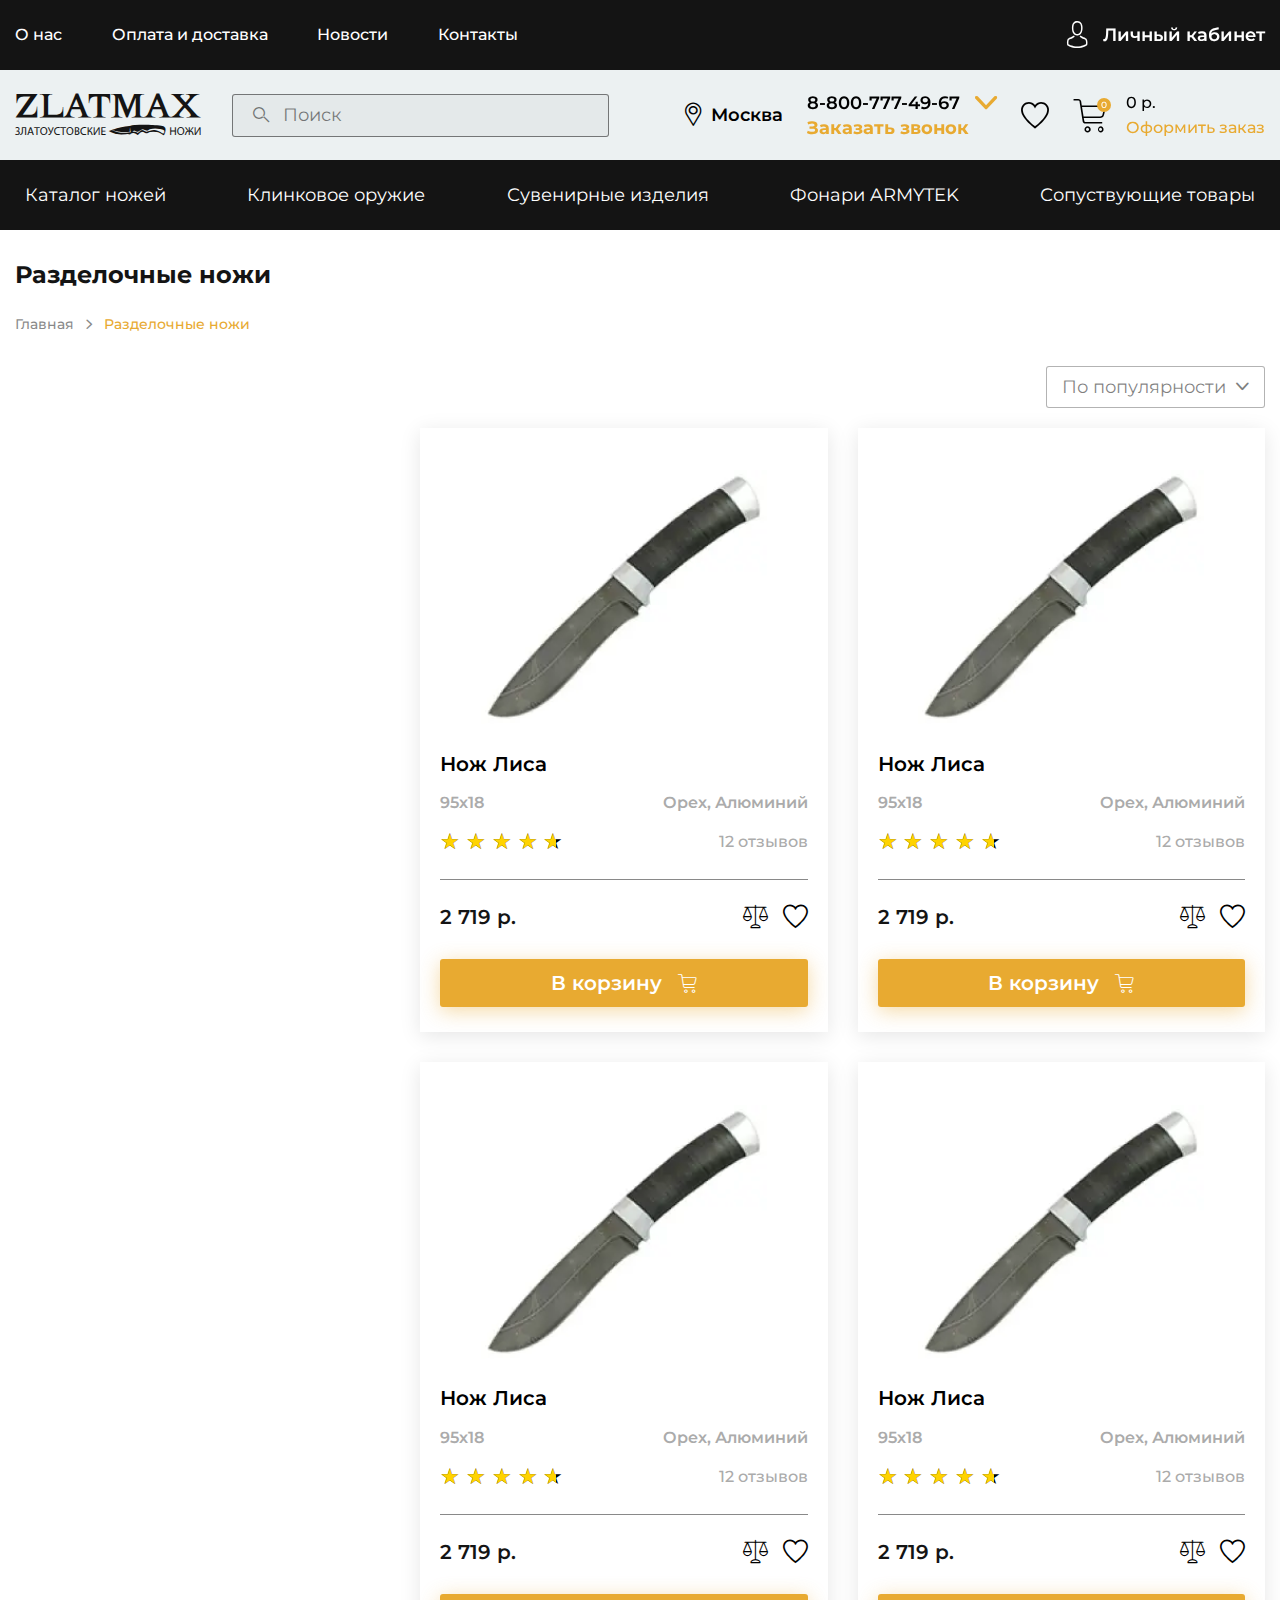
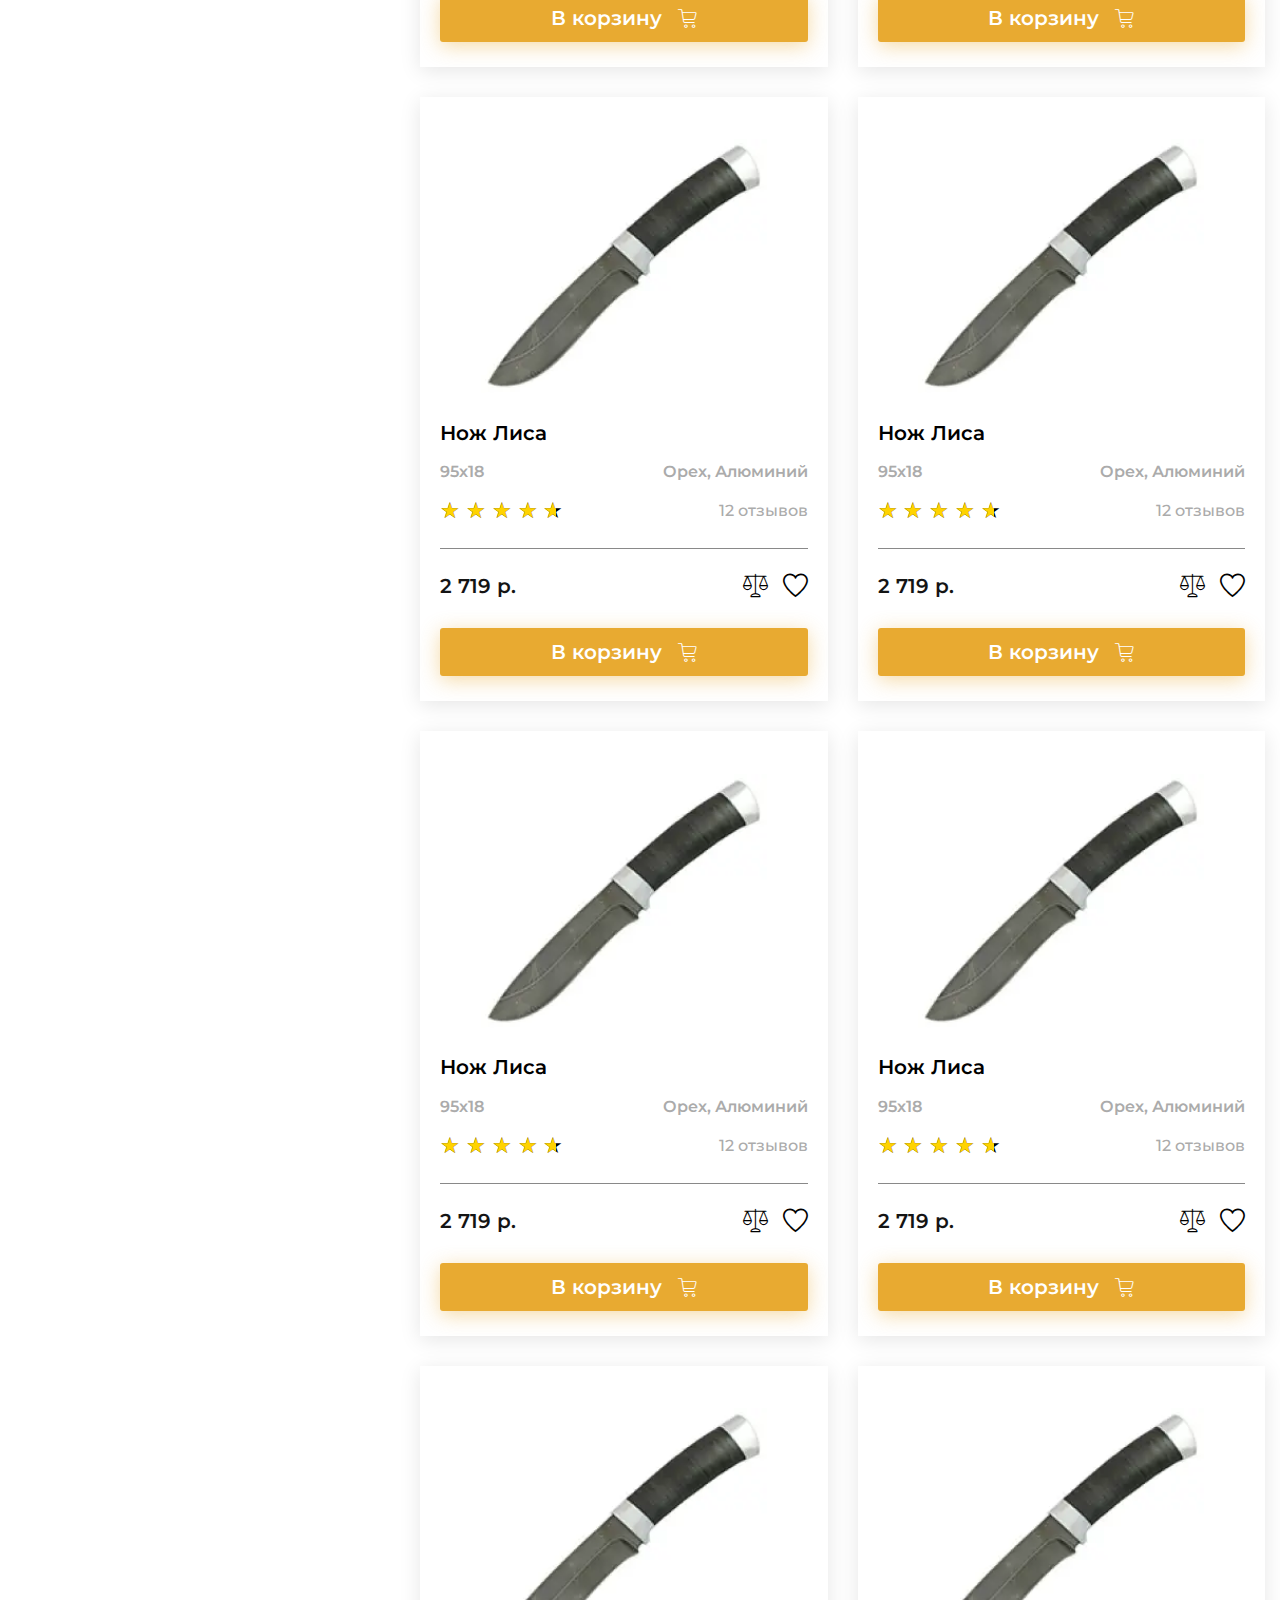
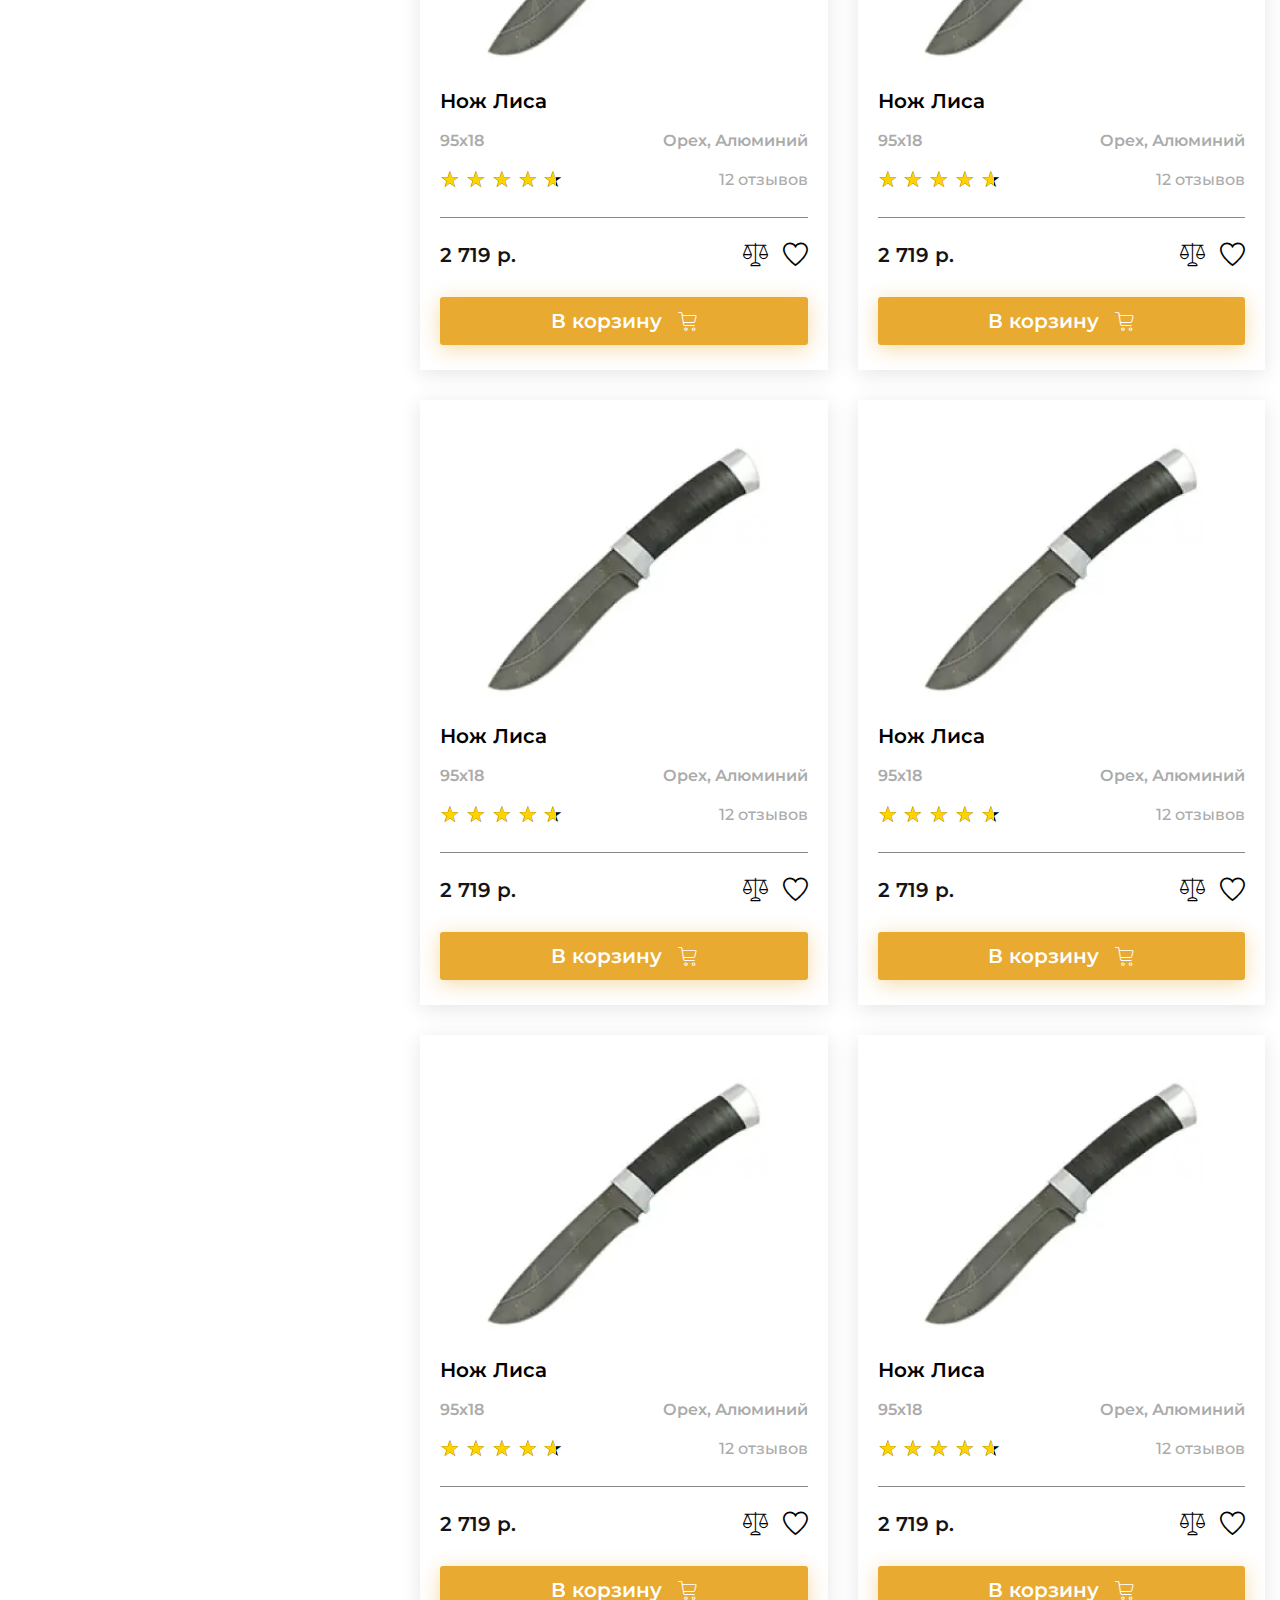
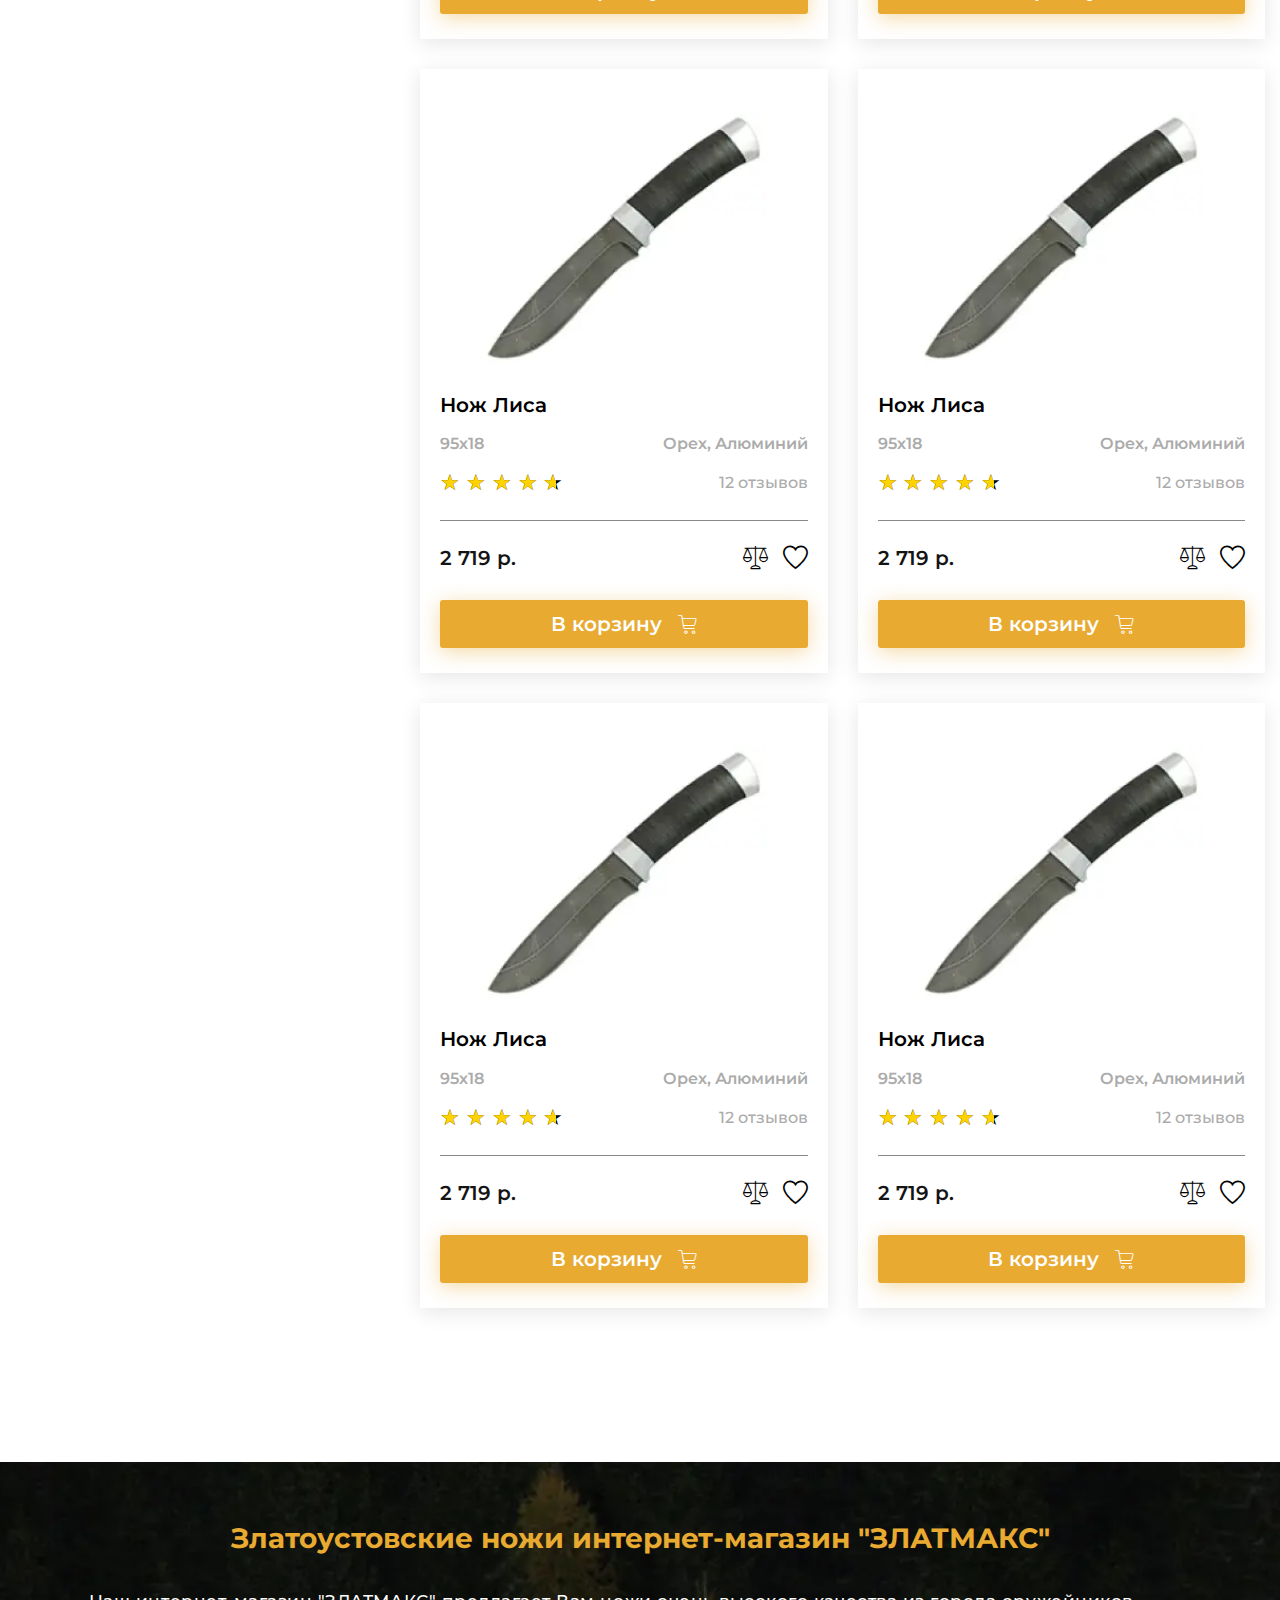
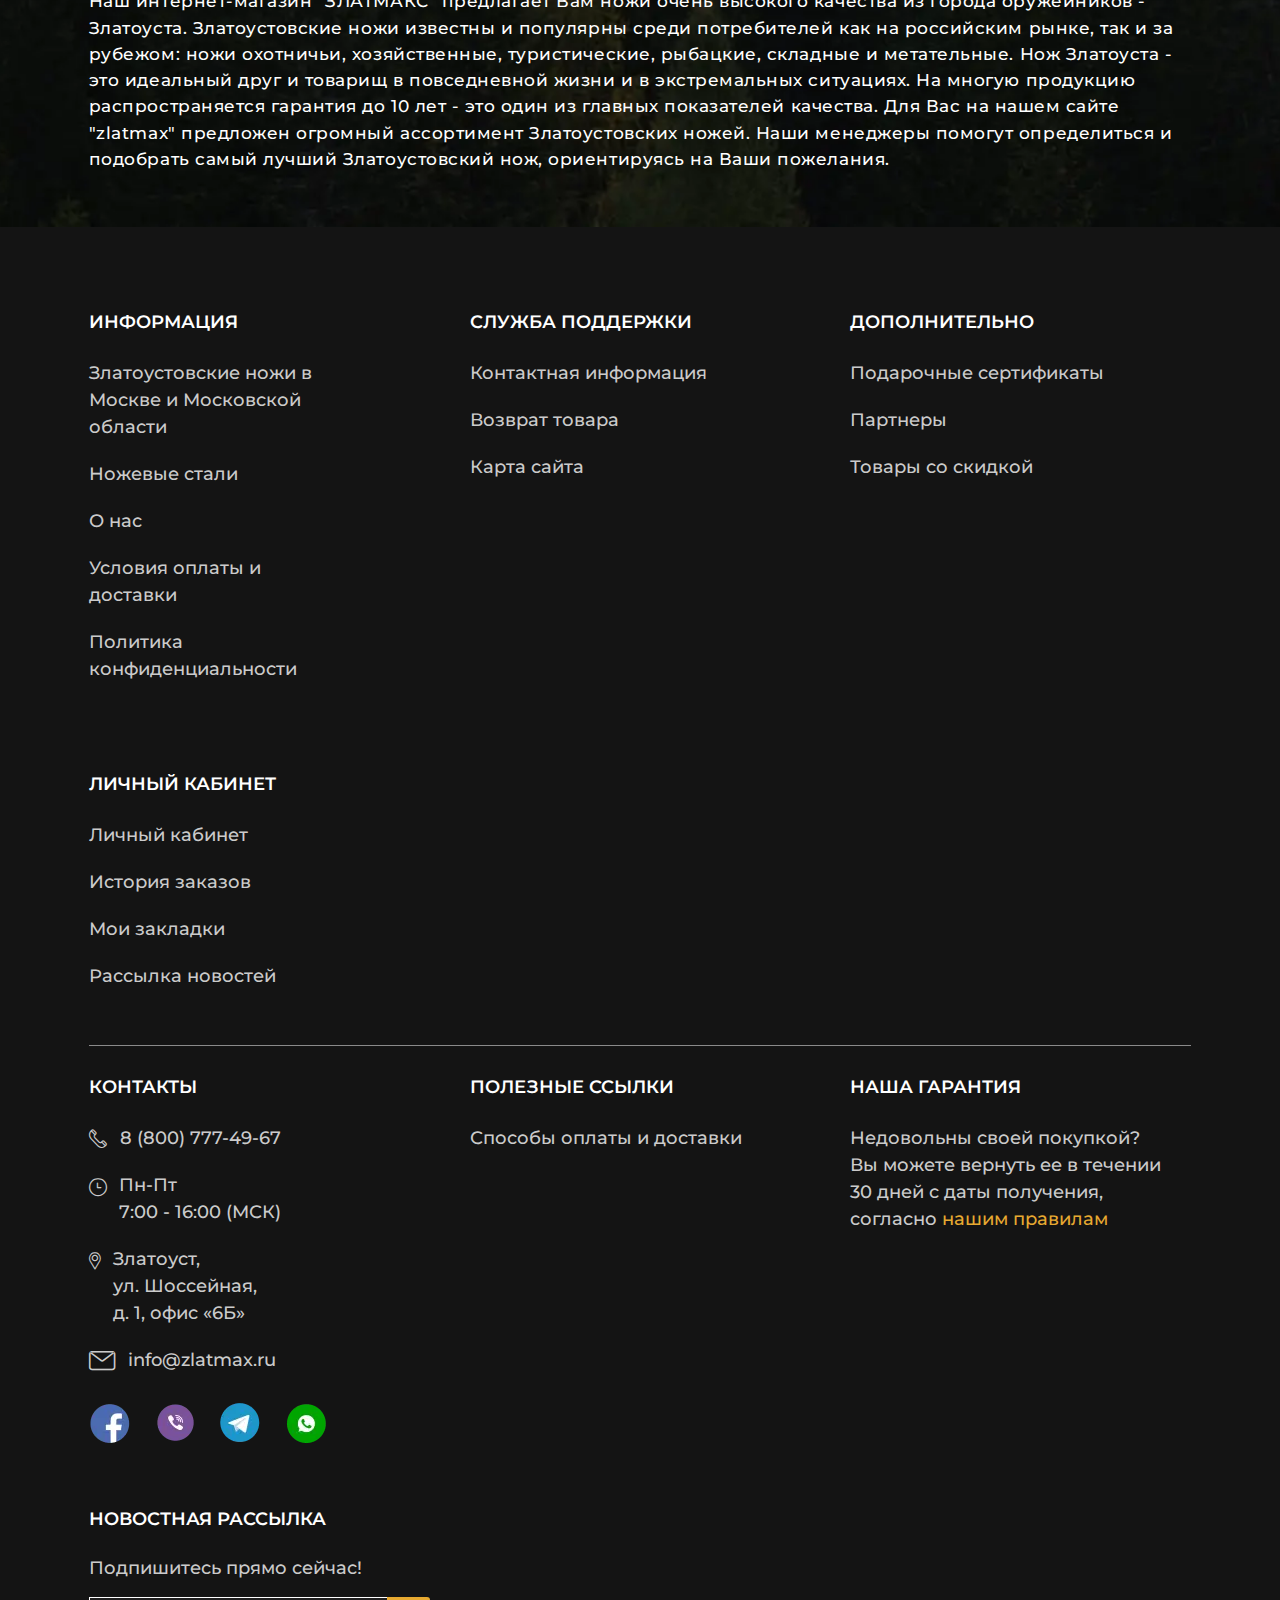
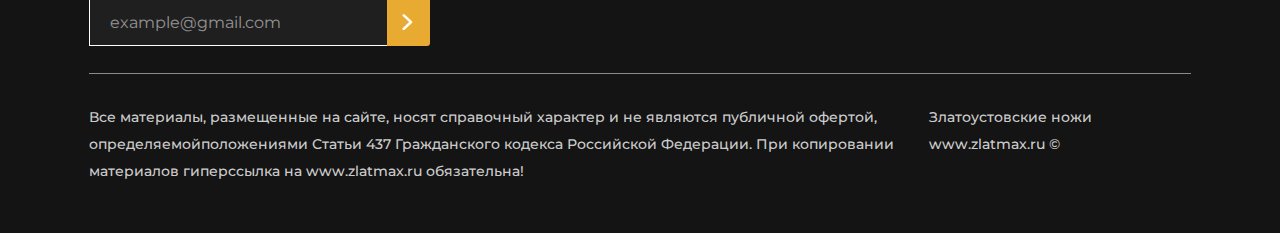
<file: catalog.html>
<!DOCTYPE html>
<html lang="ru">

<head>
	<title>Каталог</title>
	<meta charset="UTF-8">
	<meta name="format-detection" content="telephone=no">
	<link rel="stylesheet" href="css/style.min.css?_v=20211229004817">
	<link rel="shortcut icon" href="favicon.ico">
	<!-- <meta name="robots" content="noindex, nofollow"> -->
	<meta name="viewport" content="width=device-width, initial-scale=1.0">
</head>

<body>
	<div class="wrapper">
		<header class="header">
			<div class="header__top top-header">
				<div class="top-header__container _container">
					<nav class="top-header__menu menu-top-header">
						<ul data-da=".menu__body, 991.98" class="menu-top-header__list">
							<li class="menu-top-header__item menu-top-header__item-catalog"><a href="" class="menu-top-header__link menu-top-header__link-catalog _icon-arrow-down">Каталог товаров</a></li>
							<li class="menu-top-header__item"><a href="" class="menu-top-header__link">О нас</a></li>
							<li class="menu-top-header__item"><a href="" class="menu-top-header__link">Оплата и доставка</a></li>
							<li class="menu-top-header__item"><a href="" class="menu-top-header__link">Новости</a></li>
							<li class="menu-top-header__item"><a href="" class="menu-top-header__link">Контакты</a></li>
						</ul>
					</nav>
					<a class="top-header__user _icon-user" href=""><span>Личный кабинет</span></a>
					<nav hidden class="menu">
						<button type="button" class="menu__icon icon-menu"><span></span></button>
						<div class="menu__body">
						</div>
					</nav>
				</div>
			</div>
			<div class="header__body body-header">
				<div class="body-header__container _container">
					<a class="body-header__logo" href=""></a>
					<div data-da=".catalog-header__container, 479.98" class="body-header__search">
						<form class="search-header" action="#">
							<button type="submit" class="search-header__button _icon-search"></button>
							<input autocomplete="off" type="text" name="form[]" data-error="Ошибка" placeholder="Поиск" class="search-header__input">
						</form>
					</div>
					<div class="body-header__actions actions-header">
						<a class="actions-header__location _icon-location" href="">Москва</a>
						<div data-da=".top-header__container, 991.98, 0" class="actions-header__phones phones-header">
							<div data-spollers class="phones-header__items">
								<div class="phones-header__item">
									<a class="phones-header__phone" href="tel:88007774967"><span>8-800-777-49-67</span></a>
									<button type="button" data-spoller class="phones-header__arrow _icon-arrow-down"></button>
									<ul class="phones-header__list">
										<li><a class="phones-header__phone" href="tel:88007774967">8-800-777-34-12</a></li>
										<li><a class="phones-header__phone" href="tel:88007774967">8-800-747-49-67</a></li>
										<li><a class="phones-header__phone" href="tel:88007774967">8-800-757-44-87</a></li>
									</ul>
								</div>
							</div>
							<button type="button" data-popup="#callback" class="phones-header__callback">Заказать звонок</button>
						</div>
						<a data-da=".top-header__container, 991.98, 2" href="" class="actions-header__favorite _icon-favorite"></a>
						<div data-da=".top-header__container, 991.98, 2" class="actions-header__cart cart-header">
							<a class="cart-header__icon _icon-cart" href=""><span>0</span></a>
							<div class="cart-header__body">
								<div class="cart-header__summ">0 р.</div>
								<a class="cart-header__link" href="">Оформить заказ</a>
							</div>
						</div>
					</div>
				</div>
			</div>
			<div class="header__catalog catalog-header">
				<div class="catalog-header__container _container">
					<div class="catalog-header__menu menu-catalog">
						<button type="button" class="menu-catalog__back _icon-back-arrow">Назад</button>
						<ul class="menu-catalog__list">
							<li class="menu-catalog__item"><button data-parent="1" class="menu-catalog__link">Каталог ножей</button></li>
							<li class="menu-catalog__item"><button data-parent="2" class="menu-catalog__link">Клинковое оружие</button>
							</li>
							<li class="menu-catalog__item"><button data-parent="3" class="menu-catalog__link">Сувенирные изделия</button>
							</li>
							<li class="menu-catalog__item"><button data-parent="4" class="menu-catalog__link">Фонари ARMYTEK</button></li>
							<li class="menu-catalog__item"><button data-parent="5" class="menu-catalog__link">Сопуствующие товары</button>
							</li>
						</ul>
						<div class="menu-catalog__sub-menu sub-menu-catalog">
							<button type="button" class="sub-menu-catalog__back _icon-back-arrow">Назад</button>
							<div class="sub-menu-catalog__container _container">
								<div hidden data-submenu="1" class="sub-menu-catalog__block">
									<div class="sub-menu-catalog__category"><a class="sub-menu-catalog__category-link" href="">Категория
											ножей</a></div>
									<div class="sub-menu-catalog__category"><a class="sub-menu-catalog__category-link" href="">Производство
											ножей</a></div>
									<div class="sub-menu-catalog__category"><a class="sub-menu-catalog__category-link" href="">Ножи по маркам
											стали</a></div>
									<div class="sub-menu-catalog__category"><a class="sub-menu-catalog__category-link" href="">Заточка и
											полировка ножей</a></div>
									<div class="sub-menu-catalog__category"><a class="sub-menu-catalog__category-link" href="">Ножевая
											мастерская</a></div>
									<ul class="sub-menu-catalog__list">
										<li class="sub-menu-catalog__item"><a class="sub-menu-catalog__link" href="">Разделочные ножи</a></li>
										<li class="sub-menu-catalog__item"><a class="sub-menu-catalog__link" href="">Туристические ножи</a>
										</li>
										<li class="sub-menu-catalog__item"><a class="sub-menu-catalog__link" href="">Ножи охотничьи</a></li>
										<li class="sub-menu-catalog__item"><a class="sub-menu-catalog__link" href="">Булатные ножи</a></li>
										<li class="sub-menu-catalog__item"><a class="sub-menu-catalog__link" href="">Ножи из дамаска</a></li>
										<li class="sub-menu-catalog__item"><a class="sub-menu-catalog__link" href="">Тактического
												назначения</a>
										</li>
										<li class="sub-menu-catalog__item"><a class="sub-menu-catalog__link" href="">Метательные ножи</a></li>
										<li class="sub-menu-catalog__item"><a class="sub-menu-catalog__link" href="">Мачете и кукри</a></li>
										<li class="sub-menu-catalog__item"><a class="sub-menu-catalog__link" href="">Ножи кухонные</a></li>
									</ul>
									<ul class="sub-menu-catalog__list">
										<li class="sub-menu-catalog__item"><a class="sub-menu-catalog__link" href="">Ножи АИР</a></li>
										<li class="sub-menu-catalog__item"><a class="sub-menu-catalog__link" href="">Ножи ЗИК</a>
										</li>
										<li class="sub-menu-catalog__item"><a class="sub-menu-catalog__link" href="">Ножи ЗЗОСС</a></li>
										<li class="sub-menu-catalog__item"><a class="sub-menu-catalog__link" href="">Ножи РОСоружие</a></li>
										<li class="sub-menu-catalog__item"><a class="sub-menu-catalog__link" href="">Ножи Оружейник</a></li>
										<li class="sub-menu-catalog__item"><a class="sub-menu-catalog__link" href="">Булат Сергея Баранова</a>
										</li>
										<li class="sub-menu-catalog__item"><a class="sub-menu-catalog__link" href="">Булат Андрея Умерова</a>
										</li>
										<li class="sub-menu-catalog__item"><a class="sub-menu-catalog__link" href="">Ножи Златко</a></li>
										<li class="sub-menu-catalog__item"><a class="sub-menu-catalog__link" href="">Ножи Стиль-М</a></li>
										<li class="sub-menu-catalog__item"><a class="sub-menu-catalog__link" href="">Оружейная компания</a>
										</li>
									</ul>
									<ul class="sub-menu-catalog__list">
										<li class="sub-menu-catalog__item"><a class="sub-menu-catalog__link" href="">Ножи из стали
												40х102С2М</a></li>
										<li class="sub-menu-catalog__item"><a class="sub-menu-catalog__link" href="">Ножи из стали 95х18</a>
										</li>
										<li class="sub-menu-catalog__item"><a class="sub-menu-catalog__link" href="">Ножи из стали 100х13м</a>
										</li>
										<li class="sub-menu-catalog__item"><a class="sub-menu-catalog__link" href="">Ножи из стали
												110х18м-ШД</a></li>
										<li class="sub-menu-catalog__item"><a class="sub-menu-catalog__link" href="">Ножи из стали ЭИ-107
												ТЦ</a></li>
										<li class="sub-menu-catalog__item"><a class="sub-menu-catalog__link" href="">Ножи из стали 50х14МФ</a>
										</li>
										<li class="sub-menu-catalog__item"><a class="sub-menu-catalog__link" href="">Ножи из стали AUS-8</a>
										</li>
										<li class="sub-menu-catalog__item"><a class="sub-menu-catalog__link" href="">Ножи из стали К340</a>
										</li>
										<li class="sub-menu-catalog__item"><a class="sub-menu-catalog__link" href="">Ножи из стали M390</a>
										</li>
										<li class="sub-menu-catalog__item"><a class="sub-menu-catalog__link" href="">Ножи из стали ЭП-766</a>
										</li>
									</ul>
									<ul class="sub-menu-catalog__list">
										<li class="sub-menu-catalog__item"><a class="sub-menu-catalog__link" href="">Паста ГОИ</a></li>
										<li class="sub-menu-catalog__item"><a class="sub-menu-catalog__link" href="">Алмазная паста</a>
										</li>
										<li class="sub-menu-catalog__item"><a class="sub-menu-catalog__link" href="">Бруски и камни для
												заточки</a></li>
										<li class="sub-menu-catalog__item"><a class="sub-menu-catalog__link" href="">Заточные системы</a></li>
									</ul>
									<ul class="sub-menu-catalog__list">
										<li class="sub-menu-catalog__item"><a class="sub-menu-catalog__link" href="">Ножевые клинки</a></li>
										<li class="sub-menu-catalog__item"><a class="sub-menu-catalog__link" href="">Заготовки для ножей</a>
										</li>
										<li class="sub-menu-catalog__item"><a class="sub-menu-catalog__link" href="">Литье для ножей</a></li>
										<li class="sub-menu-catalog__item"><a class="sub-menu-catalog__link" href="">Материалы для
												рукоятей</a></li>
										<li class="sub-menu-catalog__item"><a class="sub-menu-catalog__link" href="">Уход за рукоятиями
												ножей</a></li>
									</ul>
									<div class="sub-menu-catalog__footer"><a class="sub-menu-catalog__all" href="">Смотреть все</a></div>
									<div class="sub-menu-catalog__footer"><a class="sub-menu-catalog__all" href="">Смотреть все</a></div>
									<div class="sub-menu-catalog__footer"><a class="sub-menu-catalog__all" href="">Смотреть все</a></div>
									<div class="sub-menu-catalog__footer"><a class="sub-menu-catalog__all" href="">Смотреть все</a></div>
									<div class="sub-menu-catalog__footer"><a class="sub-menu-catalog__all" href="">Смотреть все</a></div>
								</div>
								<div hidden data-submenu="2" class="sub-menu-catalog__block">
									<div class="sub-menu-catalog__category"><a class="sub-menu-catalog__category-link" href="">Категория
											ножей</a></div>
									<div class="sub-menu-catalog__category"><a class="sub-menu-catalog__category-link" href="">Производство
											ножей</a></div>
									<ul class="sub-menu-catalog__list">
										<li class="sub-menu-catalog__item"><a class="sub-menu-catalog__link" href="">Разделочные ножи</a></li>
										<li class="sub-menu-catalog__item"><a class="sub-menu-catalog__link" href="">Туристические ножи</a>
										</li>
										<li class="sub-menu-catalog__item"><a class="sub-menu-catalog__link" href="">Ножи охотничьи</a></li>
										<li class="sub-menu-catalog__item"><a class="sub-menu-catalog__link" href="">Булатные ножи</a></li>
										<li class="sub-menu-catalog__item"><a class="sub-menu-catalog__link" href="">Ножи из дамаска</a></li>
										<li class="sub-menu-catalog__item"><a class="sub-menu-catalog__link" href="">Тактического
												назначения</a>
										</li>
										<li class="sub-menu-catalog__item"><a class="sub-menu-catalog__link" href="">Метательные ножи</a></li>
										<li class="sub-menu-catalog__item"><a class="sub-menu-catalog__link" href="">Мачете и кукри</a></li>
										<li class="sub-menu-catalog__item"><a class="sub-menu-catalog__link" href="">Ножи кухонные</a></li>
									</ul>
									<ul class="sub-menu-catalog__list">
										<li class="sub-menu-catalog__item"><a class="sub-menu-catalog__link" href="">Ножи АИР</a></li>
										<li class="sub-menu-catalog__item"><a class="sub-menu-catalog__link" href="">Ножи ЗИК</a>
										</li>
										<li class="sub-menu-catalog__item"><a class="sub-menu-catalog__link" href="">Ножи ЗЗОСС</a></li>
										<li class="sub-menu-catalog__item"><a class="sub-menu-catalog__link" href="">Ножи РОСоружие</a></li>
										<li class="sub-menu-catalog__item"><a class="sub-menu-catalog__link" href="">Ножи Оружейник</a></li>
										<li class="sub-menu-catalog__item"><a class="sub-menu-catalog__link" href="">Булат Сергея Баранова</a>
										</li>
										<li class="sub-menu-catalog__item"><a class="sub-menu-catalog__link" href="">Булат Андрея Умерова</a>
										</li>
										<li class="sub-menu-catalog__item"><a class="sub-menu-catalog__link" href="">Ножи Златко</a></li>
										<li class="sub-menu-catalog__item"><a class="sub-menu-catalog__link" href="">Ножи Стиль-М</a></li>
										<li class="sub-menu-catalog__item"><a class="sub-menu-catalog__link" href="">Оружейная компания</a>
										</li>
									</ul>
									<div class="sub-menu-catalog__footer"><a class="sub-menu-catalog__all" href="">Смотреть все</a></div>
									<div class="sub-menu-catalog__footer"><a class="sub-menu-catalog__all" href="">Смотреть все</a></div>
								</div>
								<div hidden data-submenu="3" class="sub-menu-catalog__block">
									<a class="sub-menu-catalog__category" href="">Производство ножей</a>
									<a class="sub-menu-catalog__category" href="">Категория ножей</a>
									<a class="sub-menu-catalog__category" href="">Ножи по маркам стали</a>
									<a class="sub-menu-catalog__category" href="">Ножевая мастерская</a>
									<ul class="sub-menu-catalog__list">
										<li class="sub-menu-catalog__item"><a class="sub-menu-catalog__link" href="">Ножи АИР</a></li>
										<li class="sub-menu-catalog__item"><a class="sub-menu-catalog__link" href="">Ножи ЗИК</a>
										</li>
										<li class="sub-menu-catalog__item"><a class="sub-menu-catalog__link" href="">Ножи ЗЗОСС</a></li>
										<li class="sub-menu-catalog__item"><a class="sub-menu-catalog__link" href="">Ножи РОСоружие</a></li>
										<li class="sub-menu-catalog__item"><a class="sub-menu-catalog__link" href="">Ножи Оружейник</a></li>
										<li class="sub-menu-catalog__item"><a class="sub-menu-catalog__link" href="">Булат Сергея Баранова</a>
										</li>
										<li class="sub-menu-catalog__item"><a class="sub-menu-catalog__link" href="">Булат Андрея Умерова</a>
										</li>
										<li class="sub-menu-catalog__item"><a class="sub-menu-catalog__link" href="">Ножи Златко</a></li>
										<li class="sub-menu-catalog__item"><a class="sub-menu-catalog__link" href="">Ножи Стиль-М</a></li>
										<li class="sub-menu-catalog__item"><a class="sub-menu-catalog__link" href="">Оружейная компания</a>
										</li>
									</ul>
									<ul class="sub-menu-catalog__list">
										<li class="sub-menu-catalog__item"><a class="sub-menu-catalog__link" href="">Разделочные ножи</a></li>
										<li class="sub-menu-catalog__item"><a class="sub-menu-catalog__link" href="">Туристические ножи</a>
										</li>
										<li class="sub-menu-catalog__item"><a class="sub-menu-catalog__link" href="">Ножи охотничьи</a></li>
										<li class="sub-menu-catalog__item"><a class="sub-menu-catalog__link" href="">Булатные ножи</a></li>
										<li class="sub-menu-catalog__item"><a class="sub-menu-catalog__link" href="">Ножи из дамаска</a></li>
										<li class="sub-menu-catalog__item"><a class="sub-menu-catalog__link" href="">Тактического
												назначения</a>
										</li>
										<li class="sub-menu-catalog__item"><a class="sub-menu-catalog__link" href="">Метательные ножи</a></li>
										<li class="sub-menu-catalog__item"><a class="sub-menu-catalog__link" href="">Мачете и кукри</a></li>
										<li class="sub-menu-catalog__item"><a class="sub-menu-catalog__link" href="">Ножи кухонные</a></li>
									</ul>
									<ul class="sub-menu-catalog__list">
										<li class="sub-menu-catalog__item"><a class="sub-menu-catalog__link" href="">Ножи из стали
												40х102С2М</a></li>
										<li class="sub-menu-catalog__item"><a class="sub-menu-catalog__link" href="">Ножи из стали 95х18</a>
										</li>
										<li class="sub-menu-catalog__item"><a class="sub-menu-catalog__link" href="">Ножи из стали 100х13м</a>
										</li>
										<li class="sub-menu-catalog__item"><a class="sub-menu-catalog__link" href="">Ножи из стали
												110х18м-ШД</a></li>
										<li class="sub-menu-catalog__item"><a class="sub-menu-catalog__link" href="">Ножи из стали ЭИ-107
												ТЦ</a></li>
										<li class="sub-menu-catalog__item"><a class="sub-menu-catalog__link" href="">Ножи из стали 50х14МФ</a>
										</li>
										<li class="sub-menu-catalog__item"><a class="sub-menu-catalog__link" href="">Ножи из стали AUS-8</a>
										</li>
										<li class="sub-menu-catalog__item"><a class="sub-menu-catalog__link" href="">Ножи из стали К340</a>
										</li>
										<li class="sub-menu-catalog__item"><a class="sub-menu-catalog__link" href="">Ножи из стали M390</a>
										</li>
										<li class="sub-menu-catalog__item"><a class="sub-menu-catalog__link" href="">Ножи из стали ЭП-766</a>
										</li>
									</ul>
									<ul class="sub-menu-catalog__list">
										<li class="sub-menu-catalog__item"><a class="sub-menu-catalog__link" href="">Ножевые клинки</a></li>
										<li class="sub-menu-catalog__item"><a class="sub-menu-catalog__link" href="">Заготовки для ножей</a>
										</li>
										<li class="sub-menu-catalog__item"><a class="sub-menu-catalog__link" href="">Литье для ножей</a></li>
										<li class="sub-menu-catalog__item"><a class="sub-menu-catalog__link" href="">Материалы для
												рукоятей</a></li>
										<li class="sub-menu-catalog__item"><a class="sub-menu-catalog__link" href="">Уход за рукоятиями
												ножей</a></li>
									</ul>
									<div class="sub-menu-catalog__footer"><a class="sub-menu-catalog__all" href="">Смотреть все</a></div>
									<div class="sub-menu-catalog__footer"><a class="sub-menu-catalog__all" href="">Смотреть все</a></div>
									<div class="sub-menu-catalog__footer"><a class="sub-menu-catalog__all" href="">Смотреть все</a></div>
									<div class="sub-menu-catalog__footer"><a class="sub-menu-catalog__all" href="">Смотреть все</a></div>
								</div>
								<div hidden data-submenu="4" class="sub-menu-catalog__block">
									<a class="sub-menu-catalog__category" href="">Заточка и полировка ножей</a>
									<a class="sub-menu-catalog__category" href="">Ножевая мастерская</a>
									<a class="sub-menu-catalog__category" href="">Категория ножей</a>
									<a class="sub-menu-catalog__category" href="">Производство ножей</a>
									<a class="sub-menu-catalog__category" href="">Ножи по маркам стали</a>
									<ul class="sub-menu-catalog__list">
										<li class="sub-menu-catalog__item"><a class="sub-menu-catalog__link" href="">Паста ГОИ</a></li>
										<li class="sub-menu-catalog__item"><a class="sub-menu-catalog__link" href="">Алмазная паста</a>
										</li>
										<li class="sub-menu-catalog__item"><a class="sub-menu-catalog__link" href="">Бруски и камни для
												заточки</a></li>
										<li class="sub-menu-catalog__item"><a class="sub-menu-catalog__link" href="">Заточные системы</a></li>
									</ul>
									<ul class="sub-menu-catalog__list">
										<li class="sub-menu-catalog__item"><a class="sub-menu-catalog__link" href="">Ножевые клинки</a></li>
										<li class="sub-menu-catalog__item"><a class="sub-menu-catalog__link" href="">Заготовки для ножей</a>
										</li>
										<li class="sub-menu-catalog__item"><a class="sub-menu-catalog__link" href="">Литье для ножей</a></li>
										<li class="sub-menu-catalog__item"><a class="sub-menu-catalog__link" href="">Материалы для
												рукоятей</a></li>
										<li class="sub-menu-catalog__item"><a class="sub-menu-catalog__link" href="">Уход за рукоятиями
												ножей</a></li>
									</ul>
									<ul class="sub-menu-catalog__list">
										<li class="sub-menu-catalog__item"><a class="sub-menu-catalog__link" href="">Разделочные ножи</a></li>
										<li class="sub-menu-catalog__item"><a class="sub-menu-catalog__link" href="">Туристические ножи</a>
										</li>
										<li class="sub-menu-catalog__item"><a class="sub-menu-catalog__link" href="">Ножи охотничьи</a></li>
										<li class="sub-menu-catalog__item"><a class="sub-menu-catalog__link" href="">Булатные ножи</a></li>
										<li class="sub-menu-catalog__item"><a class="sub-menu-catalog__link" href="">Ножи из дамаска</a></li>
										<li class="sub-menu-catalog__item"><a class="sub-menu-catalog__link" href="">Тактического
												назначения</a>
										</li>
										<li class="sub-menu-catalog__item"><a class="sub-menu-catalog__link" href="">Метательные ножи</a></li>
										<li class="sub-menu-catalog__item"><a class="sub-menu-catalog__link" href="">Мачете и кукри</a></li>
										<li class="sub-menu-catalog__item"><a class="sub-menu-catalog__link" href="">Ножи кухонные</a></li>
									</ul>
									<ul class="sub-menu-catalog__list">
										<li class="sub-menu-catalog__item"><a class="sub-menu-catalog__link" href="">Ножи АИР</a></li>
										<li class="sub-menu-catalog__item"><a class="sub-menu-catalog__link" href="">Ножи ЗИК</a>
										</li>
										<li class="sub-menu-catalog__item"><a class="sub-menu-catalog__link" href="">Ножи ЗЗОСС</a></li>
										<li class="sub-menu-catalog__item"><a class="sub-menu-catalog__link" href="">Ножи РОСоружие</a></li>
										<li class="sub-menu-catalog__item"><a class="sub-menu-catalog__link" href="">Ножи Оружейник</a></li>
										<li class="sub-menu-catalog__item"><a class="sub-menu-catalog__link" href="">Булат Сергея Баранова</a>
										</li>
										<li class="sub-menu-catalog__item"><a class="sub-menu-catalog__link" href="">Булат Андрея Умерова</a>
										</li>
										<li class="sub-menu-catalog__item"><a class="sub-menu-catalog__link" href="">Ножи Златко</a></li>
										<li class="sub-menu-catalog__item"><a class="sub-menu-catalog__link" href="">Ножи Стиль-М</a></li>
										<li class="sub-menu-catalog__item"><a class="sub-menu-catalog__link" href="">Оружейная компания</a>
										</li>
									</ul>
									<ul class="sub-menu-catalog__list">
										<li class="sub-menu-catalog__item"><a class="sub-menu-catalog__link" href="">Ножи из стали
												40х102С2М</a></li>
										<li class="sub-menu-catalog__item"><a class="sub-menu-catalog__link" href="">Ножи из стали 95х18</a>
										</li>
										<li class="sub-menu-catalog__item"><a class="sub-menu-catalog__link" href="">Ножи из стали 100х13м</a>
										</li>
										<li class="sub-menu-catalog__item"><a class="sub-menu-catalog__link" href="">Ножи из стали
												110х18м-ШД</a></li>
										<li class="sub-menu-catalog__item"><a class="sub-menu-catalog__link" href="">Ножи из стали ЭИ-107
												ТЦ</a></li>
										<li class="sub-menu-catalog__item"><a class="sub-menu-catalog__link" href="">Ножи из стали 50х14МФ</a>
										</li>
										<li class="sub-menu-catalog__item"><a class="sub-menu-catalog__link" href="">Ножи из стали AUS-8</a>
										</li>
										<li class="sub-menu-catalog__item"><a class="sub-menu-catalog__link" href="">Ножи из стали К340</a>
										</li>
										<li class="sub-menu-catalog__item"><a class="sub-menu-catalog__link" href="">Ножи из стали M390</a>
										</li>
										<li class="sub-menu-catalog__item"><a class="sub-menu-catalog__link" href="">Ножи из стали ЭП-766</a>
										</li>
									</ul>
									<div class="sub-menu-catalog__footer"><a class="sub-menu-catalog__all" href="">Смотреть все</a></div>
									<div class="sub-menu-catalog__footer"><a class="sub-menu-catalog__all" href="">Смотреть все</a></div>
									<div class="sub-menu-catalog__footer"><a class="sub-menu-catalog__all" href="">Смотреть все</a></div>
									<div class="sub-menu-catalog__footer"><a class="sub-menu-catalog__all" href="">Смотреть все</a></div>
									<div class="sub-menu-catalog__footer"><a class="sub-menu-catalog__all" href="">Смотреть все</a></div>
								</div>
								<div hidden data-submenu="5" class="sub-menu-catalog__block">
									<a class="sub-menu-catalog__category" href="">Категория ножей</a>
									<a class="sub-menu-catalog__category" href="">Категория ножей</a>
									<a class="sub-menu-catalog__category" href="">Производство ножей</a>
									<ul class="sub-menu-catalog__list">
										<li class="sub-menu-catalog__item"><a class="sub-menu-catalog__link" href="">Разделочные ножи</a></li>
										<li class="sub-menu-catalog__item"><a class="sub-menu-catalog__link" href="">Туристические ножи</a>
										</li>
										<li class="sub-menu-catalog__item"><a class="sub-menu-catalog__link" href="">Ножи охотничьи</a></li>
										<li class="sub-menu-catalog__item"><a class="sub-menu-catalog__link" href="">Булатные ножи</a></li>
										<li class="sub-menu-catalog__item"><a class="sub-menu-catalog__link" href="">Ножи из дамаска</a></li>
										<li class="sub-menu-catalog__item"><a class="sub-menu-catalog__link" href="">Тактического
												назначения</a>
										</li>
										<li class="sub-menu-catalog__item"><a class="sub-menu-catalog__link" href="">Метательные ножи</a></li>
										<li class="sub-menu-catalog__item"><a class="sub-menu-catalog__link" href="">Мачете и кукри</a></li>
										<li class="sub-menu-catalog__item"><a class="sub-menu-catalog__link" href="">Ножи кухонные</a></li>
									</ul>
									<ul class="sub-menu-catalog__list">
										<li class="sub-menu-catalog__item"><a class="sub-menu-catalog__link" href="">Разделочные ножи</a></li>
										<li class="sub-menu-catalog__item"><a class="sub-menu-catalog__link" href="">Туристические ножи</a>
										</li>
										<li class="sub-menu-catalog__item"><a class="sub-menu-catalog__link" href="">Ножи охотничьи</a></li>
										<li class="sub-menu-catalog__item"><a class="sub-menu-catalog__link" href="">Булатные ножи</a></li>
										<li class="sub-menu-catalog__item"><a class="sub-menu-catalog__link" href="">Ножи из дамаска</a></li>
										<li class="sub-menu-catalog__item"><a class="sub-menu-catalog__link" href="">Тактического
												назначения</a>
										</li>
										<li class="sub-menu-catalog__item"><a class="sub-menu-catalog__link" href="">Метательные ножи</a></li>
										<li class="sub-menu-catalog__item"><a class="sub-menu-catalog__link" href="">Мачете и кукри</a></li>
										<li class="sub-menu-catalog__item"><a class="sub-menu-catalog__link" href="">Ножи кухонные</a></li>
									</ul>
									<ul class="sub-menu-catalog__list">
										<li class="sub-menu-catalog__item"><a class="sub-menu-catalog__link" href="">Ножи АИР</a></li>
										<li class="sub-menu-catalog__item"><a class="sub-menu-catalog__link" href="">Ножи ЗИК</a>
										</li>
										<li class="sub-menu-catalog__item"><a class="sub-menu-catalog__link" href="">Ножи ЗЗОСС</a></li>
										<li class="sub-menu-catalog__item"><a class="sub-menu-catalog__link" href="">Ножи РОСоружие</a></li>
										<li class="sub-menu-catalog__item"><a class="sub-menu-catalog__link" href="">Ножи Оружейник</a></li>
										<li class="sub-menu-catalog__item"><a class="sub-menu-catalog__link" href="">Булат Сергея Баранова</a>
										</li>
										<li class="sub-menu-catalog__item"><a class="sub-menu-catalog__link" href="">Булат Андрея Умерова</a>
										</li>
										<li class="sub-menu-catalog__item"><a class="sub-menu-catalog__link" href="">Ножи Златко</a></li>
										<li class="sub-menu-catalog__item"><a class="sub-menu-catalog__link" href="">Ножи Стиль-М</a></li>
										<li class="sub-menu-catalog__item"><a class="sub-menu-catalog__link" href="">Оружейная компания</a>
										</li>
									</ul>
									<div class="sub-menu-catalog__footer"><a class="sub-menu-catalog__all" href="">Смотреть все</a></div>
									<div class="sub-menu-catalog__footer"><a class="sub-menu-catalog__all" href="">Смотреть все</a></div>
									<div class="sub-menu-catalog__footer"><a class="sub-menu-catalog__all" href="">Смотреть все</a></div>
								</div>
							</div>
						</div>
					</div>
				</div>
			</div>
		</header>
		<main class="page page__inner">
			<div class="page__header">
				<div class="page__container">
					<h1 class="page__title title">Разделочные ножи</h1>
					<nav class="page__breadcrumb breadcrumb">
						<ul class="breadcrumb__list">
							<li class="breadcrumb__item" aria-current="page__inner">
								<a class="breadcrumb__link" href="index.html"><span>Главная</span></a>
							</li>
							<li class="breadcrumb__item active">
								<span class="breadcrumb__current">Разделочные ножи</span>
							</li>
						</ul>
					</nav>
				</div>
			</div>
			<div class="catalog">
				<div class="catalog__container">
					<div class="catalog__body">
						<div class="catalog__filter"></div>
						<div class="catalog__content">
							<div class="catalog__control">
								<select name="form[]" class="catalog__control-select">
									<option value="1" selected>По популярности</option>
									<option value="2">По возрастанию цены</option>
									<option value="3">По убыванию цены</option>
									<option value="4">По названию</option>
								</select>
							</div>
							<div class="catalog__products">
								<article class="product-card">
									<a href="" class="product-card__image">
										<span class="product-card__image-item-ibg product-card__image-item-ibg_contain">
											<picture><source srcset="img/product/1.webp" type="image/webp"><img src="img/product/1.jpg?_v=1640731697796" alt="product image"></picture>
										</span>
									</a>
									<div class="product-card__body">
										<h4 class="product-card__title">
											<a class="product-card__title-link" href="">Нож Лиса</a>
										</h4>
									</div>
									<div class="product-card__info info-product-card">
										<div class="info-product-card__size">95х18</div>
										<div class="info-product-card__materials">Орех, Алюминий</div>
									</div>
									<div class="product-card__rating rating rating_set">
										<div class="rating__body">
											<div class="rating__active"></div>
											<div class="rating__items">
												<input type="radio" class="rating__item" value="1" name="rating">
												<input type="radio" class="rating__item" value="2" name="rating">
												<input type="radio" class="rating__item" value="3" name="rating">
												<input type="radio" class="rating__item" value="4" name="rating">
												<input type="radio" class="rating__item" value="5" name="rating">
											</div>
										</div>
										<div class="rating__value">4.5</div>
										<div class="rating__info">12 отзывов</div>
									</div>
									<div class="product-card__footer">
										<div class="product-card__price">2 719 р.</div>
										<a class="product-card__compare _icon-compare" href=""></a>
										<a class="product-card__favorite _icon-favorite" href=""></a>
									</div>
									<button type="button" class="product-card__cart button"><span class="_icon-cart">В
											корзину</span></button>
								</article>
								<article class="product-card">
									<a href="" class="product-card__image">
										<span class="product-card__image-item-ibg product-card__image-item-ibg_contain">
											<picture><source srcset="img/product/1.webp" type="image/webp"><img src="img/product/1.jpg?_v=1640731697796" alt="product image"></picture>
										</span>
									</a>
									<div class="product-card__body">
										<h4 class="product-card__title">
											<a class="product-card__title-link" href="">Нож Лиса</a>
										</h4>
									</div>
									<div class="product-card__info info-product-card">
										<div class="info-product-card__size">95х18</div>
										<div class="info-product-card__materials">Орех, Алюминий</div>
									</div>
									<div class="product-card__rating rating rating_set">
										<div class="rating__body">
											<div class="rating__active"></div>
											<div class="rating__items">
												<input type="radio" class="rating__item" value="1" name="rating">
												<input type="radio" class="rating__item" value="2" name="rating">
												<input type="radio" class="rating__item" value="3" name="rating">
												<input type="radio" class="rating__item" value="4" name="rating">
												<input type="radio" class="rating__item" value="5" name="rating">
											</div>
										</div>
										<div class="rating__value">4.5</div>
										<div class="rating__info">12 отзывов</div>
									</div>
									<div class="product-card__footer">
										<div class="product-card__price">2 719 р.</div>
										<a class="product-card__compare _icon-compare" href=""></a>
										<a class="product-card__favorite _icon-favorite" href=""></a>
									</div>
									<button type="button" class="product-card__cart button"><span class="_icon-cart">В
											корзину</span></button>
								</article>
								<article class="product-card">
									<a href="" class="product-card__image">
										<span class="product-card__image-item-ibg product-card__image-item-ibg_contain">
											<picture><source srcset="img/product/1.webp" type="image/webp"><img src="img/product/1.jpg?_v=1640731697796" alt="product image"></picture>
										</span>
									</a>
									<div class="product-card__body">
										<h4 class="product-card__title">
											<a class="product-card__title-link" href="">Нож Лиса</a>
										</h4>
									</div>
									<div class="product-card__info info-product-card">
										<div class="info-product-card__size">95х18</div>
										<div class="info-product-card__materials">Орех, Алюминий</div>
									</div>
									<div class="product-card__rating rating rating_set">
										<div class="rating__body">
											<div class="rating__active"></div>
											<div class="rating__items">
												<input type="radio" class="rating__item" value="1" name="rating">
												<input type="radio" class="rating__item" value="2" name="rating">
												<input type="radio" class="rating__item" value="3" name="rating">
												<input type="radio" class="rating__item" value="4" name="rating">
												<input type="radio" class="rating__item" value="5" name="rating">
											</div>
										</div>
										<div class="rating__value">4.5</div>
										<div class="rating__info">12 отзывов</div>
									</div>
									<div class="product-card__footer">
										<div class="product-card__price">2 719 р.</div>
										<a class="product-card__compare _icon-compare" href=""></a>
										<a class="product-card__favorite _icon-favorite" href=""></a>
									</div>
									<button type="button" class="product-card__cart button"><span class="_icon-cart">В
											корзину</span></button>
								</article>
								<article class="product-card">
									<a href="" class="product-card__image">
										<span class="product-card__image-item-ibg product-card__image-item-ibg_contain">
											<picture><source srcset="img/product/1.webp" type="image/webp"><img src="img/product/1.jpg?_v=1640731697796" alt="product image"></picture>
										</span>
									</a>
									<div class="product-card__body">
										<h4 class="product-card__title">
											<a class="product-card__title-link" href="">Нож Лиса</a>
										</h4>
									</div>
									<div class="product-card__info info-product-card">
										<div class="info-product-card__size">95х18</div>
										<div class="info-product-card__materials">Орех, Алюминий</div>
									</div>
									<div class="product-card__rating rating rating_set">
										<div class="rating__body">
											<div class="rating__active"></div>
											<div class="rating__items">
												<input type="radio" class="rating__item" value="1" name="rating">
												<input type="radio" class="rating__item" value="2" name="rating">
												<input type="radio" class="rating__item" value="3" name="rating">
												<input type="radio" class="rating__item" value="4" name="rating">
												<input type="radio" class="rating__item" value="5" name="rating">
											</div>
										</div>
										<div class="rating__value">4.5</div>
										<div class="rating__info">12 отзывов</div>
									</div>
									<div class="product-card__footer">
										<div class="product-card__price">2 719 р.</div>
										<a class="product-card__compare _icon-compare" href=""></a>
										<a class="product-card__favorite _icon-favorite" href=""></a>
									</div>
									<button type="button" class="product-card__cart button"><span class="_icon-cart">В
											корзину</span></button>
								</article>
								<article class="product-card">
									<a href="" class="product-card__image">
										<span class="product-card__image-item-ibg product-card__image-item-ibg_contain">
											<picture><source srcset="img/product/1.webp" type="image/webp"><img src="img/product/1.jpg?_v=1640731697796" alt="product image"></picture>
										</span>
									</a>
									<div class="product-card__body">
										<h4 class="product-card__title">
											<a class="product-card__title-link" href="">Нож Лиса</a>
										</h4>
									</div>
									<div class="product-card__info info-product-card">
										<div class="info-product-card__size">95х18</div>
										<div class="info-product-card__materials">Орех, Алюминий</div>
									</div>
									<div class="product-card__rating rating rating_set">
										<div class="rating__body">
											<div class="rating__active"></div>
											<div class="rating__items">
												<input type="radio" class="rating__item" value="1" name="rating">
												<input type="radio" class="rating__item" value="2" name="rating">
												<input type="radio" class="rating__item" value="3" name="rating">
												<input type="radio" class="rating__item" value="4" name="rating">
												<input type="radio" class="rating__item" value="5" name="rating">
											</div>
										</div>
										<div class="rating__value">4.5</div>
										<div class="rating__info">12 отзывов</div>
									</div>
									<div class="product-card__footer">
										<div class="product-card__price">2 719 р.</div>
										<a class="product-card__compare _icon-compare" href=""></a>
										<a class="product-card__favorite _icon-favorite" href=""></a>
									</div>
									<button type="button" class="product-card__cart button"><span class="_icon-cart">В
											корзину</span></button>
								</article>
								<article class="product-card">
									<a href="" class="product-card__image">
										<span class="product-card__image-item-ibg product-card__image-item-ibg_contain">
											<picture><source srcset="img/product/1.webp" type="image/webp"><img src="img/product/1.jpg?_v=1640731697796" alt="product image"></picture>
										</span>
									</a>
									<div class="product-card__body">
										<h4 class="product-card__title">
											<a class="product-card__title-link" href="">Нож Лиса</a>
										</h4>
									</div>
									<div class="product-card__info info-product-card">
										<div class="info-product-card__size">95х18</div>
										<div class="info-product-card__materials">Орех, Алюминий</div>
									</div>
									<div class="product-card__rating rating rating_set">
										<div class="rating__body">
											<div class="rating__active"></div>
											<div class="rating__items">
												<input type="radio" class="rating__item" value="1" name="rating">
												<input type="radio" class="rating__item" value="2" name="rating">
												<input type="radio" class="rating__item" value="3" name="rating">
												<input type="radio" class="rating__item" value="4" name="rating">
												<input type="radio" class="rating__item" value="5" name="rating">
											</div>
										</div>
										<div class="rating__value">4.5</div>
										<div class="rating__info">12 отзывов</div>
									</div>
									<div class="product-card__footer">
										<div class="product-card__price">2 719 р.</div>
										<a class="product-card__compare _icon-compare" href=""></a>
										<a class="product-card__favorite _icon-favorite" href=""></a>
									</div>
									<button type="button" class="product-card__cart button"><span class="_icon-cart">В
											корзину</span></button>
								</article>
								<article class="product-card">
									<a href="" class="product-card__image">
										<span class="product-card__image-item-ibg product-card__image-item-ibg_contain">
											<picture><source srcset="img/product/1.webp" type="image/webp"><img src="img/product/1.jpg?_v=1640731697796" alt="product image"></picture>
										</span>
									</a>
									<div class="product-card__body">
										<h4 class="product-card__title">
											<a class="product-card__title-link" href="">Нож Лиса</a>
										</h4>
									</div>
									<div class="product-card__info info-product-card">
										<div class="info-product-card__size">95х18</div>
										<div class="info-product-card__materials">Орех, Алюминий</div>
									</div>
									<div class="product-card__rating rating rating_set">
										<div class="rating__body">
											<div class="rating__active"></div>
											<div class="rating__items">
												<input type="radio" class="rating__item" value="1" name="rating">
												<input type="radio" class="rating__item" value="2" name="rating">
												<input type="radio" class="rating__item" value="3" name="rating">
												<input type="radio" class="rating__item" value="4" name="rating">
												<input type="radio" class="rating__item" value="5" name="rating">
											</div>
										</div>
										<div class="rating__value">4.5</div>
										<div class="rating__info">12 отзывов</div>
									</div>
									<div class="product-card__footer">
										<div class="product-card__price">2 719 р.</div>
										<a class="product-card__compare _icon-compare" href=""></a>
										<a class="product-card__favorite _icon-favorite" href=""></a>
									</div>
									<button type="button" class="product-card__cart button"><span class="_icon-cart">В
											корзину</span></button>
								</article>
								<article class="product-card">
									<a href="" class="product-card__image">
										<span class="product-card__image-item-ibg product-card__image-item-ibg_contain">
											<picture><source srcset="img/product/1.webp" type="image/webp"><img src="img/product/1.jpg?_v=1640731697796" alt="product image"></picture>
										</span>
									</a>
									<div class="product-card__body">
										<h4 class="product-card__title">
											<a class="product-card__title-link" href="">Нож Лиса</a>
										</h4>
									</div>
									<div class="product-card__info info-product-card">
										<div class="info-product-card__size">95х18</div>
										<div class="info-product-card__materials">Орех, Алюминий</div>
									</div>
									<div class="product-card__rating rating rating_set">
										<div class="rating__body">
											<div class="rating__active"></div>
											<div class="rating__items">
												<input type="radio" class="rating__item" value="1" name="rating">
												<input type="radio" class="rating__item" value="2" name="rating">
												<input type="radio" class="rating__item" value="3" name="rating">
												<input type="radio" class="rating__item" value="4" name="rating">
												<input type="radio" class="rating__item" value="5" name="rating">
											</div>
										</div>
										<div class="rating__value">4.5</div>
										<div class="rating__info">12 отзывов</div>
									</div>
									<div class="product-card__footer">
										<div class="product-card__price">2 719 р.</div>
										<a class="product-card__compare _icon-compare" href=""></a>
										<a class="product-card__favorite _icon-favorite" href=""></a>
									</div>
									<button type="button" class="product-card__cart button"><span class="_icon-cart">В
											корзину</span></button>
								</article>
								<article class="product-card">
									<a href="" class="product-card__image">
										<span class="product-card__image-item-ibg product-card__image-item-ibg_contain">
											<picture><source srcset="img/product/1.webp" type="image/webp"><img src="img/product/1.jpg?_v=1640731697796" alt="product image"></picture>
										</span>
									</a>
									<div class="product-card__body">
										<h4 class="product-card__title">
											<a class="product-card__title-link" href="">Нож Лиса</a>
										</h4>
									</div>
									<div class="product-card__info info-product-card">
										<div class="info-product-card__size">95х18</div>
										<div class="info-product-card__materials">Орех, Алюминий</div>
									</div>
									<div class="product-card__rating rating rating_set">
										<div class="rating__body">
											<div class="rating__active"></div>
											<div class="rating__items">
												<input type="radio" class="rating__item" value="1" name="rating">
												<input type="radio" class="rating__item" value="2" name="rating">
												<input type="radio" class="rating__item" value="3" name="rating">
												<input type="radio" class="rating__item" value="4" name="rating">
												<input type="radio" class="rating__item" value="5" name="rating">
											</div>
										</div>
										<div class="rating__value">4.5</div>
										<div class="rating__info">12 отзывов</div>
									</div>
									<div class="product-card__footer">
										<div class="product-card__price">2 719 р.</div>
										<a class="product-card__compare _icon-compare" href=""></a>
										<a class="product-card__favorite _icon-favorite" href=""></a>
									</div>
									<button type="button" class="product-card__cart button"><span class="_icon-cart">В
											корзину</span></button>
								</article>
								<article class="product-card">
									<a href="" class="product-card__image">
										<span class="product-card__image-item-ibg product-card__image-item-ibg_contain">
											<picture><source srcset="img/product/1.webp" type="image/webp"><img src="img/product/1.jpg?_v=1640731697796" alt="product image"></picture>
										</span>
									</a>
									<div class="product-card__body">
										<h4 class="product-card__title">
											<a class="product-card__title-link" href="">Нож Лиса</a>
										</h4>
									</div>
									<div class="product-card__info info-product-card">
										<div class="info-product-card__size">95х18</div>
										<div class="info-product-card__materials">Орех, Алюминий</div>
									</div>
									<div class="product-card__rating rating rating_set">
										<div class="rating__body">
											<div class="rating__active"></div>
											<div class="rating__items">
												<input type="radio" class="rating__item" value="1" name="rating">
												<input type="radio" class="rating__item" value="2" name="rating">
												<input type="radio" class="rating__item" value="3" name="rating">
												<input type="radio" class="rating__item" value="4" name="rating">
												<input type="radio" class="rating__item" value="5" name="rating">
											</div>
										</div>
										<div class="rating__value">4.5</div>
										<div class="rating__info">12 отзывов</div>
									</div>
									<div class="product-card__footer">
										<div class="product-card__price">2 719 р.</div>
										<a class="product-card__compare _icon-compare" href=""></a>
										<a class="product-card__favorite _icon-favorite" href=""></a>
									</div>
									<button type="button" class="product-card__cart button"><span class="_icon-cart">В
											корзину</span></button>
								</article>
								<article class="product-card">
									<a href="" class="product-card__image">
										<span class="product-card__image-item-ibg product-card__image-item-ibg_contain">
											<picture><source srcset="img/product/1.webp" type="image/webp"><img src="img/product/1.jpg?_v=1640731697796" alt="product image"></picture>
										</span>
									</a>
									<div class="product-card__body">
										<h4 class="product-card__title">
											<a class="product-card__title-link" href="">Нож Лиса</a>
										</h4>
									</div>
									<div class="product-card__info info-product-card">
										<div class="info-product-card__size">95х18</div>
										<div class="info-product-card__materials">Орех, Алюминий</div>
									</div>
									<div class="product-card__rating rating rating_set">
										<div class="rating__body">
											<div class="rating__active"></div>
											<div class="rating__items">
												<input type="radio" class="rating__item" value="1" name="rating">
												<input type="radio" class="rating__item" value="2" name="rating">
												<input type="radio" class="rating__item" value="3" name="rating">
												<input type="radio" class="rating__item" value="4" name="rating">
												<input type="radio" class="rating__item" value="5" name="rating">
											</div>
										</div>
										<div class="rating__value">4.5</div>
										<div class="rating__info">12 отзывов</div>
									</div>
									<div class="product-card__footer">
										<div class="product-card__price">2 719 р.</div>
										<a class="product-card__compare _icon-compare" href=""></a>
										<a class="product-card__favorite _icon-favorite" href=""></a>
									</div>
									<button type="button" class="product-card__cart button"><span class="_icon-cart">В
											корзину</span></button>
								</article>
								<article class="product-card">
									<a href="" class="product-card__image">
										<span class="product-card__image-item-ibg product-card__image-item-ibg_contain">
											<picture><source srcset="img/product/1.webp" type="image/webp"><img src="img/product/1.jpg?_v=1640731697796" alt="product image"></picture>
										</span>
									</a>
									<div class="product-card__body">
										<h4 class="product-card__title">
											<a class="product-card__title-link" href="">Нож Лиса</a>
										</h4>
									</div>
									<div class="product-card__info info-product-card">
										<div class="info-product-card__size">95х18</div>
										<div class="info-product-card__materials">Орех, Алюминий</div>
									</div>
									<div class="product-card__rating rating rating_set">
										<div class="rating__body">
											<div class="rating__active"></div>
											<div class="rating__items">
												<input type="radio" class="rating__item" value="1" name="rating">
												<input type="radio" class="rating__item" value="2" name="rating">
												<input type="radio" class="rating__item" value="3" name="rating">
												<input type="radio" class="rating__item" value="4" name="rating">
												<input type="radio" class="rating__item" value="5" name="rating">
											</div>
										</div>
										<div class="rating__value">4.5</div>
										<div class="rating__info">12 отзывов</div>
									</div>
									<div class="product-card__footer">
										<div class="product-card__price">2 719 р.</div>
										<a class="product-card__compare _icon-compare" href=""></a>
										<a class="product-card__favorite _icon-favorite" href=""></a>
									</div>
									<button type="button" class="product-card__cart button"><span class="_icon-cart">В
											корзину</span></button>
								</article>
								<article class="product-card">
									<a href="" class="product-card__image">
										<span class="product-card__image-item-ibg product-card__image-item-ibg_contain">
											<picture><source srcset="img/product/1.webp" type="image/webp"><img src="img/product/1.jpg?_v=1640731697796" alt="product image"></picture>
										</span>
									</a>
									<div class="product-card__body">
										<h4 class="product-card__title">
											<a class="product-card__title-link" href="">Нож Лиса</a>
										</h4>
									</div>
									<div class="product-card__info info-product-card">
										<div class="info-product-card__size">95х18</div>
										<div class="info-product-card__materials">Орех, Алюминий</div>
									</div>
									<div class="product-card__rating rating rating_set">
										<div class="rating__body">
											<div class="rating__active"></div>
											<div class="rating__items">
												<input type="radio" class="rating__item" value="1" name="rating">
												<input type="radio" class="rating__item" value="2" name="rating">
												<input type="radio" class="rating__item" value="3" name="rating">
												<input type="radio" class="rating__item" value="4" name="rating">
												<input type="radio" class="rating__item" value="5" name="rating">
											</div>
										</div>
										<div class="rating__value">4.5</div>
										<div class="rating__info">12 отзывов</div>
									</div>
									<div class="product-card__footer">
										<div class="product-card__price">2 719 р.</div>
										<a class="product-card__compare _icon-compare" href=""></a>
										<a class="product-card__favorite _icon-favorite" href=""></a>
									</div>
									<button type="button" class="product-card__cart button"><span class="_icon-cart">В
											корзину</span></button>
								</article>
								<article class="product-card">
									<a href="" class="product-card__image">
										<span class="product-card__image-item-ibg product-card__image-item-ibg_contain">
											<picture><source srcset="img/product/1.webp" type="image/webp"><img src="img/product/1.jpg?_v=1640731697796" alt="product image"></picture>
										</span>
									</a>
									<div class="product-card__body">
										<h4 class="product-card__title">
											<a class="product-card__title-link" href="">Нож Лиса</a>
										</h4>
									</div>
									<div class="product-card__info info-product-card">
										<div class="info-product-card__size">95х18</div>
										<div class="info-product-card__materials">Орех, Алюминий</div>
									</div>
									<div class="product-card__rating rating rating_set">
										<div class="rating__body">
											<div class="rating__active"></div>
											<div class="rating__items">
												<input type="radio" class="rating__item" value="1" name="rating">
												<input type="radio" class="rating__item" value="2" name="rating">
												<input type="radio" class="rating__item" value="3" name="rating">
												<input type="radio" class="rating__item" value="4" name="rating">
												<input type="radio" class="rating__item" value="5" name="rating">
											</div>
										</div>
										<div class="rating__value">4.5</div>
										<div class="rating__info">12 отзывов</div>
									</div>
									<div class="product-card__footer">
										<div class="product-card__price">2 719 р.</div>
										<a class="product-card__compare _icon-compare" href=""></a>
										<a class="product-card__favorite _icon-favorite" href=""></a>
									</div>
									<button type="button" class="product-card__cart button"><span class="_icon-cart">В
											корзину</span></button>
								</article>
								<article class="product-card">
									<a href="" class="product-card__image">
										<span class="product-card__image-item-ibg product-card__image-item-ibg_contain">
											<picture><source srcset="img/product/1.webp" type="image/webp"><img src="img/product/1.jpg?_v=1640731697796" alt="product image"></picture>
										</span>
									</a>
									<div class="product-card__body">
										<h4 class="product-card__title">
											<a class="product-card__title-link" href="">Нож Лиса</a>
										</h4>
									</div>
									<div class="product-card__info info-product-card">
										<div class="info-product-card__size">95х18</div>
										<div class="info-product-card__materials">Орех, Алюминий</div>
									</div>
									<div class="product-card__rating rating rating_set">
										<div class="rating__body">
											<div class="rating__active"></div>
											<div class="rating__items">
												<input type="radio" class="rating__item" value="1" name="rating">
												<input type="radio" class="rating__item" value="2" name="rating">
												<input type="radio" class="rating__item" value="3" name="rating">
												<input type="radio" class="rating__item" value="4" name="rating">
												<input type="radio" class="rating__item" value="5" name="rating">
											</div>
										</div>
										<div class="rating__value">4.5</div>
										<div class="rating__info">12 отзывов</div>
									</div>
									<div class="product-card__footer">
										<div class="product-card__price">2 719 р.</div>
										<a class="product-card__compare _icon-compare" href=""></a>
										<a class="product-card__favorite _icon-favorite" href=""></a>
									</div>
									<button type="button" class="product-card__cart button"><span class="_icon-cart">В
											корзину</span></button>
								</article>
								<article class="product-card">
									<a href="" class="product-card__image">
										<span class="product-card__image-item-ibg product-card__image-item-ibg_contain">
											<picture><source srcset="img/product/1.webp" type="image/webp"><img src="img/product/1.jpg?_v=1640731697796" alt="product image"></picture>
										</span>
									</a>
									<div class="product-card__body">
										<h4 class="product-card__title">
											<a class="product-card__title-link" href="">Нож Лиса</a>
										</h4>
									</div>
									<div class="product-card__info info-product-card">
										<div class="info-product-card__size">95х18</div>
										<div class="info-product-card__materials">Орех, Алюминий</div>
									</div>
									<div class="product-card__rating rating rating_set">
										<div class="rating__body">
											<div class="rating__active"></div>
											<div class="rating__items">
												<input type="radio" class="rating__item" value="1" name="rating">
												<input type="radio" class="rating__item" value="2" name="rating">
												<input type="radio" class="rating__item" value="3" name="rating">
												<input type="radio" class="rating__item" value="4" name="rating">
												<input type="radio" class="rating__item" value="5" name="rating">
											</div>
										</div>
										<div class="rating__value">4.5</div>
										<div class="rating__info">12 отзывов</div>
									</div>
									<div class="product-card__footer">
										<div class="product-card__price">2 719 р.</div>
										<a class="product-card__compare _icon-compare" href=""></a>
										<a class="product-card__favorite _icon-favorite" href=""></a>
									</div>
									<button type="button" class="product-card__cart button"><span class="_icon-cart">В
											корзину</span></button>
								</article>
								<article class="product-card">
									<a href="" class="product-card__image">
										<span class="product-card__image-item-ibg product-card__image-item-ibg_contain">
											<picture><source srcset="img/product/1.webp" type="image/webp"><img src="img/product/1.jpg?_v=1640731697796" alt="product image"></picture>
										</span>
									</a>
									<div class="product-card__body">
										<h4 class="product-card__title">
											<a class="product-card__title-link" href="">Нож Лиса</a>
										</h4>
									</div>
									<div class="product-card__info info-product-card">
										<div class="info-product-card__size">95х18</div>
										<div class="info-product-card__materials">Орех, Алюминий</div>
									</div>
									<div class="product-card__rating rating rating_set">
										<div class="rating__body">
											<div class="rating__active"></div>
											<div class="rating__items">
												<input type="radio" class="rating__item" value="1" name="rating">
												<input type="radio" class="rating__item" value="2" name="rating">
												<input type="radio" class="rating__item" value="3" name="rating">
												<input type="radio" class="rating__item" value="4" name="rating">
												<input type="radio" class="rating__item" value="5" name="rating">
											</div>
										</div>
										<div class="rating__value">4.5</div>
										<div class="rating__info">12 отзывов</div>
									</div>
									<div class="product-card__footer">
										<div class="product-card__price">2 719 р.</div>
										<a class="product-card__compare _icon-compare" href=""></a>
										<a class="product-card__favorite _icon-favorite" href=""></a>
									</div>
									<button type="button" class="product-card__cart button"><span class="_icon-cart">В
											корзину</span></button>
								</article>
								<article class="product-card">
									<a href="" class="product-card__image">
										<span class="product-card__image-item-ibg product-card__image-item-ibg_contain">
											<picture><source srcset="img/product/1.webp" type="image/webp"><img src="img/product/1.jpg?_v=1640731697796" alt="product image"></picture>
										</span>
									</a>
									<div class="product-card__body">
										<h4 class="product-card__title">
											<a class="product-card__title-link" href="">Нож Лиса</a>
										</h4>
									</div>
									<div class="product-card__info info-product-card">
										<div class="info-product-card__size">95х18</div>
										<div class="info-product-card__materials">Орех, Алюминий</div>
									</div>
									<div class="product-card__rating rating rating_set">
										<div class="rating__body">
											<div class="rating__active"></div>
											<div class="rating__items">
												<input type="radio" class="rating__item" value="1" name="rating">
												<input type="radio" class="rating__item" value="2" name="rating">
												<input type="radio" class="rating__item" value="3" name="rating">
												<input type="radio" class="rating__item" value="4" name="rating">
												<input type="radio" class="rating__item" value="5" name="rating">
											</div>
										</div>
										<div class="rating__value">4.5</div>
										<div class="rating__info">12 отзывов</div>
									</div>
									<div class="product-card__footer">
										<div class="product-card__price">2 719 р.</div>
										<a class="product-card__compare _icon-compare" href=""></a>
										<a class="product-card__favorite _icon-favorite" href=""></a>
									</div>
									<button type="button" class="product-card__cart button"><span class="_icon-cart">В
											корзину</span></button>
								</article>
							</div>
						</div>
					</div>
				</div>
			</div>
		</main>
		<footer class="footer">
			<div class="footer__text text-footer">
				<div class="text-footer__container">
					<h1 class="text-footer__title">Златоустовские ножи интернет-магазин "ЗЛАТМАКС"</h1>
					<div class="text-footer__text">Наш интернет-магазин "ЗЛАТМАКС" предлагает Вам ножи очень высокого качества из
						города оружейников - Златоуста. Златоустовские ножи известны и популярны среди потребителей как на российским
						рынке, так и за рубежом: ножи охотничьи, хозяйственные, туристические, рыбацкие, складные и метательные. Нож
						Златоуста - это идеальный друг и товарищ в повседневной жизни и в экстремальных ситуациях. На многую продукцию
						распространяется гарантия до 10 лет - это один из главных показателей качества. Для Вас на нашем сайте "zlatmax"
						предложен огромный ассортимент Златоустовских ножей. Наши менеджеры помогут определиться и подобрать самый
						лучший Златоустовский нож, ориентируясь на Ваши пожелания.</div>
				</div>
			</div>
			<div class="footer__container">
				<div class="footer__body body-footer">
					<div class="body-footer__row">
						<div class="body-footer__item item-footer">
							<div data-spollers="767.98" class="item-footer__spoller spoller-item-footer">
								<div class="spoller-item-footer__item">
									<button type="button" data-spoller class="spoller-item-footer__title">ИНФОРМАЦИЯ</button>
									<div class="spoller-item-footer__body">
										<nav class="footer-menu">
											<ul class="footer-menu__list">
												<li class="footer-menu__item footer-menu__item-mod">
													<a class="footer-menu__link" href="">Златоустовские ножи в Москве и Московской области</a>
												</li>
												<li class="footer-menu__item footer-menu__item-mod">
													<a class="footer-menu__link" href="">Ножевые стали</a>
												</li>
												<li class="footer-menu__item footer-menu__item-mod">
													<a class="footer-menu__link" href="">О нас</a>
												</li>
												<li class="footer-menu__item footer-menu__item-mod">
													<a class="footer-menu__link" href="">Условия оплаты и доставки</a>
												</li>
												<li class="footer-menu__item footer-menu__item-mod">
													<a class="footer-menu__link" href="">Политика конфиденциальности</a>
												</li>
											</ul>
										</nav>
									</div>
								</div>
							</div>
						</div>
						<div class="body-footer__item item-footer">
							<div data-spollers="767.98" class="item-footer__spoller spoller-item-footer">
								<div class="spoller-item-footer__item">
									<button type="button" data-spoller class="spoller-item-footer__title">СЛУЖБА ПОДДЕРЖКИ</button>
									<div class="spoller-item-footer__body">
										<nav class="footer-menu">
											<ul class="footer-menu__list">
												<li class="footer-menu__item">
													<a class="footer-menu__link" href="">Контактная информация</a>
												</li>
												<li class="footer-menu__item">
													<a class="footer-menu__link" href="">Возврат товара</a>
												</li>
												<li class="footer-menu__item">
													<a class="footer-menu__link" href="">Карта сайта</a>
												</li>
											</ul>
										</nav>
									</div>
								</div>
							</div>
						</div>
						<div class="body-footer__item item-footer">
							<div data-spollers="767.98" class="item-footer__spoller spoller-item-footer">
								<div class="spoller-item-footer__item">
									<button type="button" data-spoller class="spoller-item-footer__title">ДОПОЛНИТЕЛЬНО</button>
									<div class="spoller-item-footer__body">
										<nav class="footer-menu">
											<ul class="footer-menu__list">
												<li class="footer-menu__item">
													<a class="footer-menu__link" href="">Подарочные сертификаты</a>
												</li>
												<li class="footer-menu__item">
													<a class="footer-menu__link" href="">Партнеры</a>
												</li>
												<li class="footer-menu__item">
													<a class="footer-menu__link" href="">Товары со скидкой</a>
												</li>
											</ul>
										</nav>
									</div>
								</div>
							</div>
						</div>
						<div class="body-footer__item item-footer">
							<div data-spollers="767.98" class="item-footer__spoller spoller-item-footer">
								<div class="spoller-item-footer__item">
									<button type="button" data-spoller class="spoller-item-footer__title">ЛИЧНЫЙ КАБИНЕТ</button>
									<div class="spoller-item-footer__body">
										<nav class="footer-menu">
											<ul class="footer-menu__list">
												<li class="footer-menu__item">
													<a class="footer-menu__link" href="">Личный кабинет</a>
												</li>
												<li class="footer-menu__item">
													<a class="footer-menu__link" href="">История заказов</a>
												</li>
												<li class="footer-menu__item">
													<a class="footer-menu__link" href="">Мои закладки</a>
												</li>
												<li class="footer-menu__item">
													<a class="footer-menu__link" href="">Рассылка новостей</a>
												</li>
											</ul>
										</nav>
									</div>
								</div>
							</div>
						</div>
					</div>
					<div class="body-footer__row">
						<div class="body-footer__item item-footer">
							<div data-spollers="767.98" class="item-footer__spoller spoller-item-footer">
								<div class="spoller-item-footer__item">
									<button type="button" data-spoller class="spoller-item-footer__title"> КОНТАКТЫ</button>
									<div class="spoller-item-footer__body">
										<nav class="footer-menu">
											<ul class="footer-menu__list">
												<li class="footer-menu__item">
													<a class="footer-menu__link footer-menu__link-flex _icon-phone" href="tel:88007774967">8 (800)
														777-49-67</a>
												</li>
												<li class="footer-menu__item footer-menu__item-flex  _icon-clock">
													<p>Пн-Пт
														<span>7:00 - 16:00 (МСК)</span>
													</p>
												</li>
												<li class="footer-menu__item footer-menu__item-flex _icon-footer-location">
													<p>Златоуст,
														<span>ул. Шоссейная,</span>
														<span>д. 1, офис «6Б»</span>
													</p>
												</li>
												<li class="footer-menu__item">
													<a class="footer-menu__link footer-menu__link-flex _icon-mail" href="mailto:info@zlatmax.ru">info@zlatmax.ru</a>
												</li>
											</ul>
										</nav>
										<ul class="footer-social">
											<li class="footer-social__item">
												<a class="footer-social__link" href="#">
													<picture><source srcset="img/footer/social/facebook.webp" type="image/webp"><img src="img/footer/social/facebook.png?_v=1640731697796" alt="facebook icon"></picture>
												</a>
											</li>
											<li class="footer-social__item">
												<a class="footer-social__link" href="#">
													<picture><source srcset="img/footer/social/viber.webp" type="image/webp"><img src="img/footer/social/viber.png?_v=1640731697796" alt="viber icon"></picture>
												</a>
											</li>
											<li class="footer-social__item">
												<a class="footer-social__link" href="#">
													<picture><source srcset="img/footer/social/telegram.webp" type="image/webp"><img src="img/footer/social/telegram.png?_v=1640731697796" alt="telegram icon"></picture>
												</a>
											</li>
											<li class="footer-social__item">
												<a class="footer-social__link" href="#">
													<picture><source srcset="img/footer/social/whatsup.webp" type="image/webp"><img src="img/footer/social/whatsup.png?_v=1640731697796" alt="whatsup icon"></picture>
												</a>
											</li>
										</ul>
									</div>
								</div>
							</div>
						</div>
						<div class="body-footer__item item-footer">
							<div data-spollers="767.98" class="item-footer__spoller spoller-item-footer">
								<div class="spoller-item-footer__item">
									<button type="button" data-spoller class="spoller-item-footer__title">ПОЛЕЗНЫЕ ССЫЛКИ</button>
									<div class="spoller-item-footer__body">
										<nav class="footer-menu">
											<ul class="footer-menu__list">
												<li class="footer-menu__item">
													<a class="footer-menu__link" href=""></a>
													Способы оплаты и доставки
												</li>
											</ul>
										</nav>
									</div>
								</div>
							</div>
						</div>
						<div class="body-footer__item item-footer">
							<div data-spollers="767.98" class="item-footer__spoller spoller-item-footer">
								<div class="spoller-item-footer__item">
									<button type="button" data-spoller class="spoller-item-footer__title">НАША ГАРАНТИЯ</button>
									<div class="spoller-item-footer__body">
										<nav class="footer-menu">
											<ul class="footer-menu__list">
												<li class="footer-menu__item">
													Недовольны своей покупкой?
													Вы можете вернуть ее в течении
													30 дней с даты получения,
													согласно <a class="footer-menu__item-link" href="#">нашим правилам</a>
												</li>
											</ul>
										</nav>
									</div>
								</div>
							</div>
						</div>
						<div class="body-footer__item item-footer">
							<div data-spollers="767.98" class="item-footer__spoller spoller-item-footer">
								<div class="spoller-item-footer__item">
									<button type="button" data-spoller class="spoller-item-footer__title">НОВОСТНАЯ РАССЫЛКА</button>
									<div class="spoller-item-footer__body">
										<form action="#" class="spoller-item-footer__subscribe subscribe-footer">
											<label class="subscribe-footer__label" for="subscribe-input">Подпишитесь прямо сейчас!</label>
											<div class="footer-subscribe__line">
												<input id="subscribe-input" class="footer-subscribe__input input" placeholder="example@gmail.com" autocomplete="off" type="text" name="form[]" data-error="Ошибка" data-required="email">
												<button type="submit" class="footer-subscribe__button _icon-arrow-down"></button>
											</div>
										</form>
									</div>
								</div>
							</div>
						</div>
					</div>
					<div class="body-footer__bottom">
						<div class="body-footer__rules">
							Все материалы, размещенные на сайте, носят справочный характер и не являются
							публичной офертой, определяемойположениями Статьи 437 Гражданского кодекса Российской Федерации.
							При копировании материалов гиперссылка на www.zlatmax.ru обязательна!
						</div>
						<div class="body-footer__copy">
							Златоустовские ножи <span><a href="www.zlatmax.ru" target="_blank">www.zlatmax.ru</a> ©</span>
						</div>
					</div>
				</div>
			</div>
		</footer>
	</div>
	<div id="callback" aria-hidden="true" class="popup">
		<div class="popup__wrapper">
			<div class="popup__content">
				<button data-close type="button" class="popup__close">Закрыть</button>
				<div class="popup__text">
					тут будет форма
				</div>
			</div>
		</div>
	</div>
	<script src="js/app.min.js?_v=20211229004817"></script>
</body>

</html>
</file>
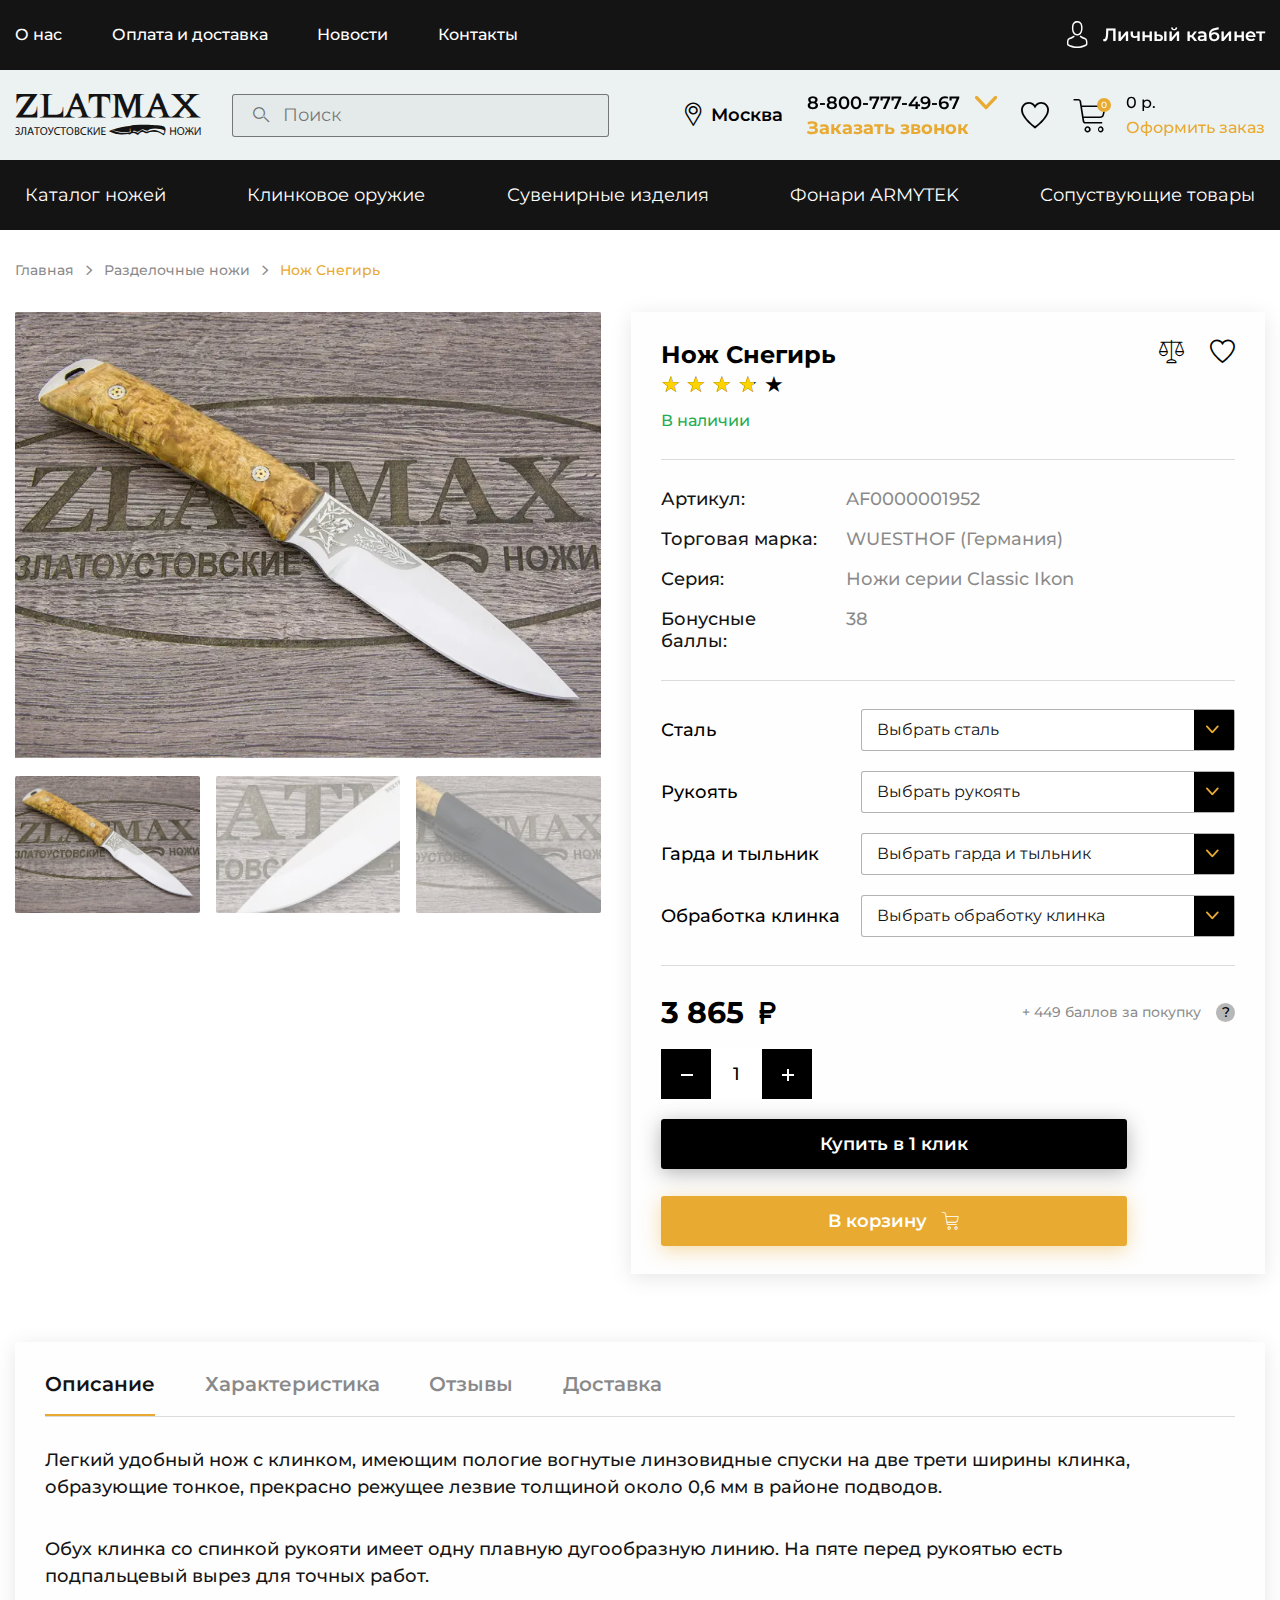
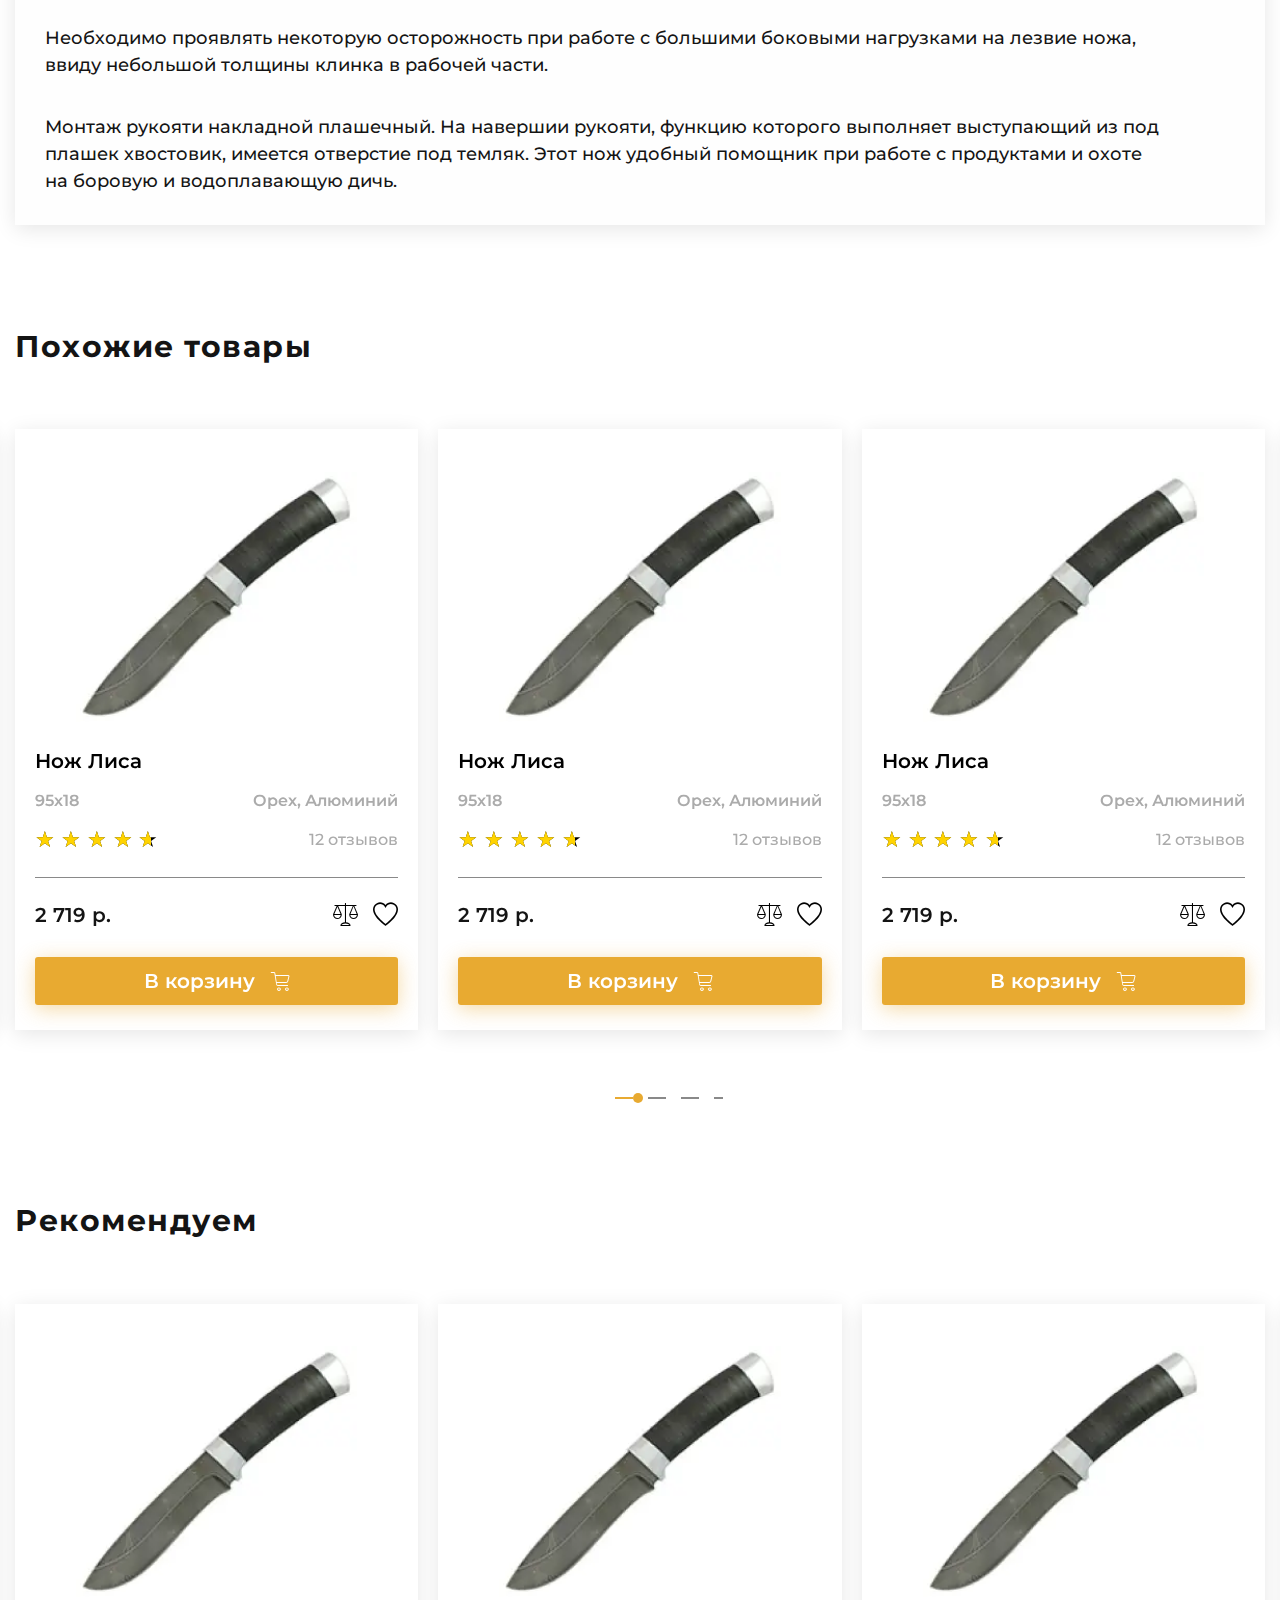
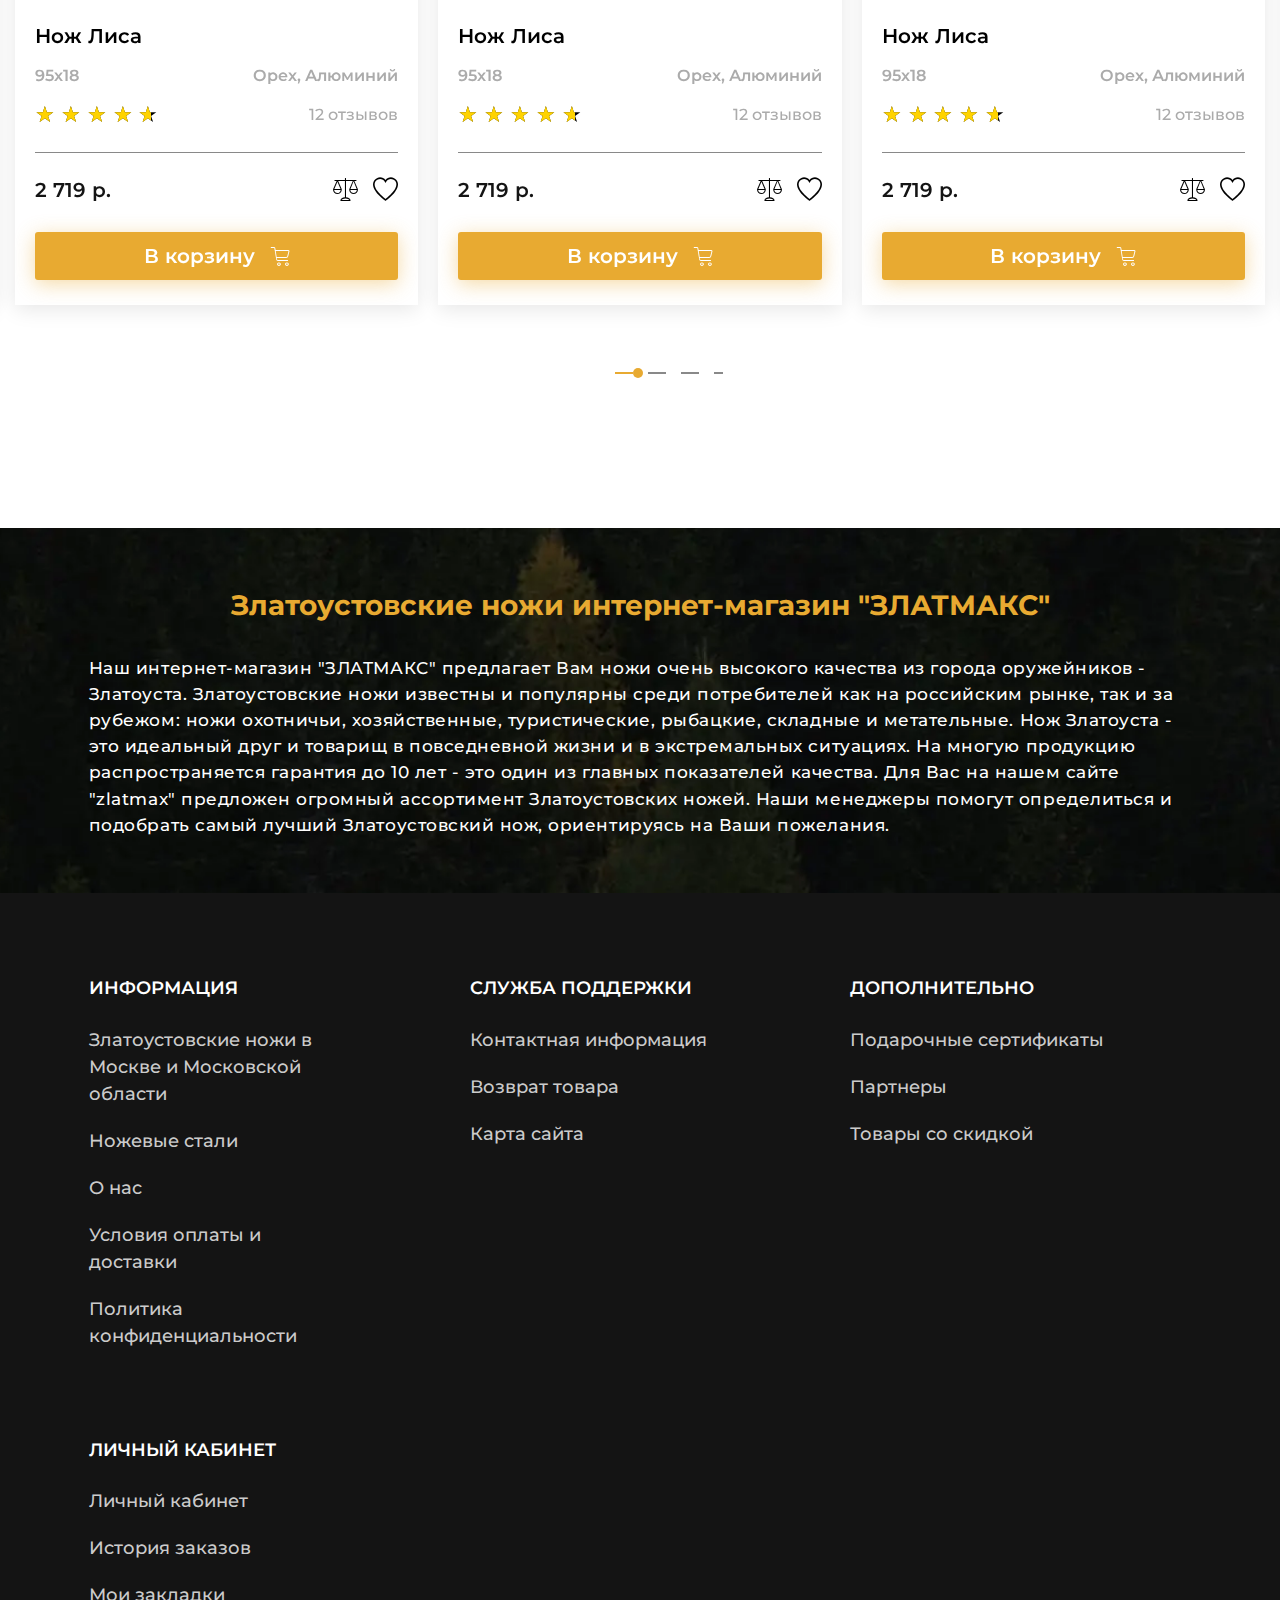
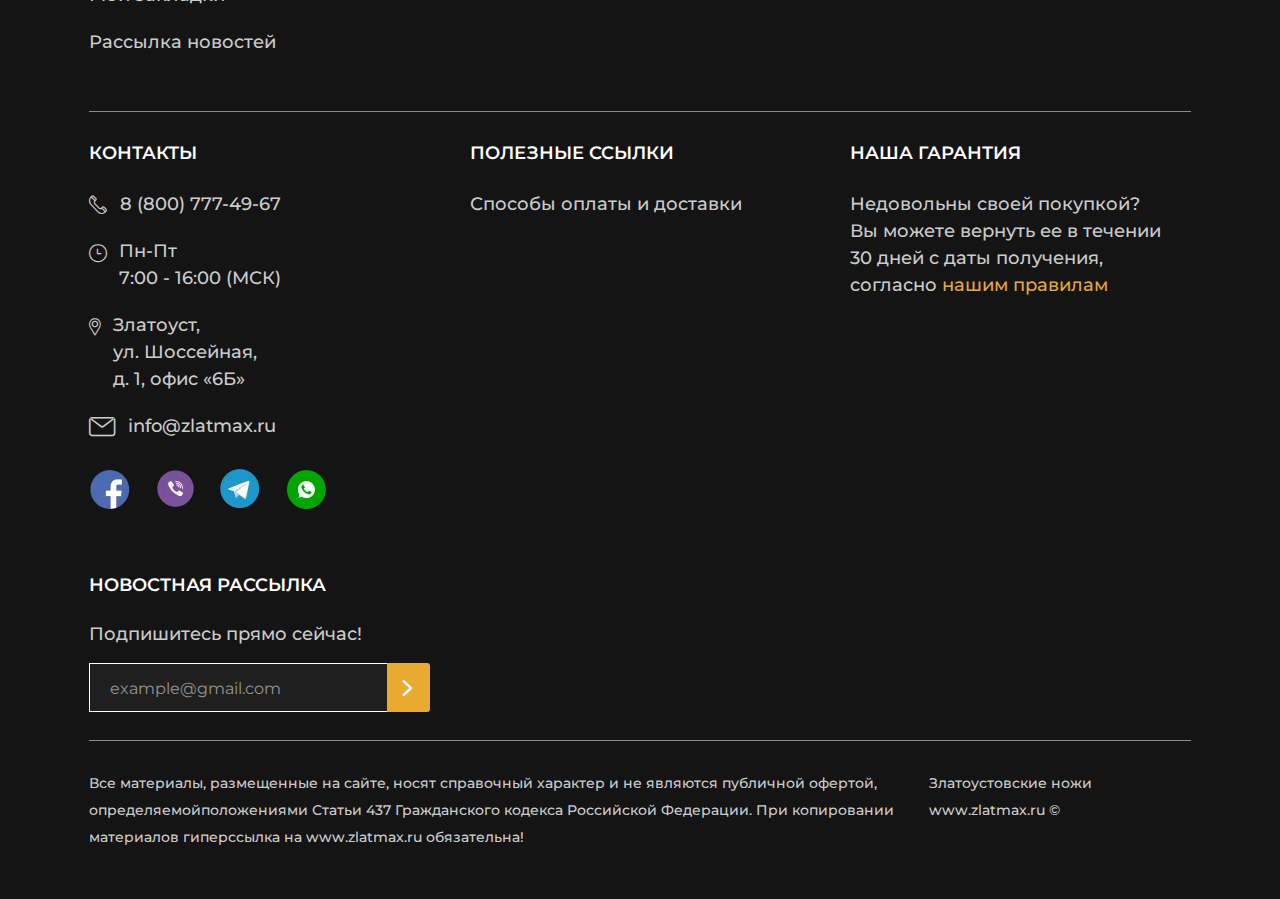
<file: product.html>
<!DOCTYPE html>
<html lang="ru">

<head>
	<title>Карточка товара</title>
	<meta charset="UTF-8">
	<meta name="format-detection" content="telephone=no">
	<link rel="stylesheet" href="css/style.min.css?_v=20220108150926">
	<link rel="shortcut icon" href="favicon.ico">
	<!-- <meta name="robots" content="noindex, nofollow"> -->
	<meta name="viewport" content="width=device-width, initial-scale=1.0">
</head>

<body>
	<div class="wrapper">
		<header class="header">
			<div class="header__top top-header">
				<div class="top-header__container _container">
					<nav class="top-header__menu menu-top-header">
						<ul data-da=".menu__body, 991.98" class="menu-top-header__list">
							<li class="menu-top-header__item menu-top-header__item-catalog"><a href="" class="menu-top-header__link menu-top-header__link-catalog _icon-arrow-down">Каталог товаров</a></li>
							<li class="menu-top-header__item"><a href="" class="menu-top-header__link">О нас</a></li>
							<li class="menu-top-header__item"><a href="" class="menu-top-header__link">Оплата и доставка</a></li>
							<li class="menu-top-header__item"><a href="" class="menu-top-header__link">Новости</a></li>
							<li class="menu-top-header__item"><a href="" class="menu-top-header__link">Контакты</a></li>
						</ul>
					</nav>
					<a class="top-header__user _icon-user" href=""><span>Личный кабинет</span></a>
					<nav hidden class="menu">
						<button type="button" class="menu__icon icon-menu"><span></span></button>
						<div class="menu__body">
						</div>
					</nav>
				</div>
			</div>
			<div class="header__body body-header">
				<div class="body-header__container _container">
					<a class="body-header__logo" href=""></a>
					<div data-da=".catalog-header__container, 479.98" class="body-header__search">
						<form class="search-header" action="#">
							<button type="submit" class="search-header__button _icon-search"></button>
							<input autocomplete="off" type="text" name="form[]" data-error="Ошибка" placeholder="Поиск" class="search-header__input">
						</form>
					</div>
					<div class="body-header__actions actions-header">
						<a class="actions-header__location _icon-location" href="">Москва</a>
						<div data-da=".top-header__container, 991.98, 0" class="actions-header__phones phones-header">
							<div data-spollers class="phones-header__items">
								<div class="phones-header__item">
									<a class="phones-header__phone" href="tel:88007774967"><span>8-800-777-49-67</span></a>
									<button type="button" data-spoller class="phones-header__arrow _icon-arrow-down"></button>
									<ul class="phones-header__list">
										<li><a class="phones-header__phone" href="tel:88007774967">8-800-777-34-12</a></li>
										<li><a class="phones-header__phone" href="tel:88007774967">8-800-747-49-67</a></li>
										<li><a class="phones-header__phone" href="tel:88007774967">8-800-757-44-87</a></li>
									</ul>
								</div>
							</div>
							<button type="button" data-popup="#callback" class="phones-header__callback">Заказать звонок</button>
						</div>
						<a data-da=".top-header__container, 991.98, 2" href="" class="actions-header__favorite _icon-favorite"></a>
						<div data-da=".top-header__container, 991.98, 2" class="actions-header__cart cart-header">
							<a class="cart-header__icon _icon-cart" href=""><span>0</span></a>
							<div class="cart-header__body">
								<div class="cart-header__summ">0 р.</div>
								<a class="cart-header__link" href="">Оформить заказ</a>
							</div>
						</div>
					</div>
				</div>
			</div>
			<div class="header__catalog catalog-header">
				<div class="catalog-header__container _container">
					<div class="catalog-header__menu menu-catalog">
						<button type="button" class="menu-catalog__back _icon-back-arrow">Назад</button>
						<ul class="menu-catalog__list">
							<li class="menu-catalog__item"><button data-parent="1" class="menu-catalog__link">Каталог ножей</button></li>
							<li class="menu-catalog__item"><button data-parent="2" class="menu-catalog__link">Клинковое оружие</button>
							</li>
							<li class="menu-catalog__item"><button data-parent="3" class="menu-catalog__link">Сувенирные изделия</button>
							</li>
							<li class="menu-catalog__item"><button data-parent="4" class="menu-catalog__link">Фонари ARMYTEK</button></li>
							<li class="menu-catalog__item"><button data-parent="5" class="menu-catalog__link">Сопуствующие товары</button>
							</li>
						</ul>
						<div class="menu-catalog__sub-menu sub-menu-catalog">
							<button type="button" class="sub-menu-catalog__back _icon-back-arrow">Назад</button>
							<div class="sub-menu-catalog__container _container">
								<div hidden data-submenu="1" class="sub-menu-catalog__block">
									<div class="sub-menu-catalog__category"><a class="sub-menu-catalog__category-link" href="">Категория
											ножей</a></div>
									<div class="sub-menu-catalog__category"><a class="sub-menu-catalog__category-link" href="">Производство
											ножей</a></div>
									<div class="sub-menu-catalog__category"><a class="sub-menu-catalog__category-link" href="">Ножи по маркам
											стали</a></div>
									<div class="sub-menu-catalog__category"><a class="sub-menu-catalog__category-link" href="">Заточка и
											полировка ножей</a></div>
									<div class="sub-menu-catalog__category"><a class="sub-menu-catalog__category-link" href="">Ножевая
											мастерская</a></div>
									<ul class="sub-menu-catalog__list">
										<li class="sub-menu-catalog__item"><a class="sub-menu-catalog__link" href="">Разделочные ножи</a></li>
										<li class="sub-menu-catalog__item"><a class="sub-menu-catalog__link" href="">Туристические ножи</a>
										</li>
										<li class="sub-menu-catalog__item"><a class="sub-menu-catalog__link" href="">Ножи охотничьи</a></li>
										<li class="sub-menu-catalog__item"><a class="sub-menu-catalog__link" href="">Булатные ножи</a></li>
										<li class="sub-menu-catalog__item"><a class="sub-menu-catalog__link" href="">Ножи из дамаска</a></li>
										<li class="sub-menu-catalog__item"><a class="sub-menu-catalog__link" href="">Тактического
												назначения</a>
										</li>
										<li class="sub-menu-catalog__item"><a class="sub-menu-catalog__link" href="">Метательные ножи</a></li>
										<li class="sub-menu-catalog__item"><a class="sub-menu-catalog__link" href="">Мачете и кукри</a></li>
										<li class="sub-menu-catalog__item"><a class="sub-menu-catalog__link" href="">Ножи кухонные</a></li>
									</ul>
									<ul class="sub-menu-catalog__list">
										<li class="sub-menu-catalog__item"><a class="sub-menu-catalog__link" href="">Ножи АИР</a></li>
										<li class="sub-menu-catalog__item"><a class="sub-menu-catalog__link" href="">Ножи ЗИК</a>
										</li>
										<li class="sub-menu-catalog__item"><a class="sub-menu-catalog__link" href="">Ножи ЗЗОСС</a></li>
										<li class="sub-menu-catalog__item"><a class="sub-menu-catalog__link" href="">Ножи РОСоружие</a></li>
										<li class="sub-menu-catalog__item"><a class="sub-menu-catalog__link" href="">Ножи Оружейник</a></li>
										<li class="sub-menu-catalog__item"><a class="sub-menu-catalog__link" href="">Булат Сергея Баранова</a>
										</li>
										<li class="sub-menu-catalog__item"><a class="sub-menu-catalog__link" href="">Булат Андрея Умерова</a>
										</li>
										<li class="sub-menu-catalog__item"><a class="sub-menu-catalog__link" href="">Ножи Златко</a></li>
										<li class="sub-menu-catalog__item"><a class="sub-menu-catalog__link" href="">Ножи Стиль-М</a></li>
										<li class="sub-menu-catalog__item"><a class="sub-menu-catalog__link" href="">Оружейная компания</a>
										</li>
									</ul>
									<ul class="sub-menu-catalog__list">
										<li class="sub-menu-catalog__item"><a class="sub-menu-catalog__link" href="">Ножи из стали
												40х102С2М</a></li>
										<li class="sub-menu-catalog__item"><a class="sub-menu-catalog__link" href="">Ножи из стали 95х18</a>
										</li>
										<li class="sub-menu-catalog__item"><a class="sub-menu-catalog__link" href="">Ножи из стали 100х13м</a>
										</li>
										<li class="sub-menu-catalog__item"><a class="sub-menu-catalog__link" href="">Ножи из стали
												110х18м-ШД</a></li>
										<li class="sub-menu-catalog__item"><a class="sub-menu-catalog__link" href="">Ножи из стали ЭИ-107
												ТЦ</a></li>
										<li class="sub-menu-catalog__item"><a class="sub-menu-catalog__link" href="">Ножи из стали 50х14МФ</a>
										</li>
										<li class="sub-menu-catalog__item"><a class="sub-menu-catalog__link" href="">Ножи из стали AUS-8</a>
										</li>
										<li class="sub-menu-catalog__item"><a class="sub-menu-catalog__link" href="">Ножи из стали К340</a>
										</li>
										<li class="sub-menu-catalog__item"><a class="sub-menu-catalog__link" href="">Ножи из стали M390</a>
										</li>
										<li class="sub-menu-catalog__item"><a class="sub-menu-catalog__link" href="">Ножи из стали ЭП-766</a>
										</li>
									</ul>
									<ul class="sub-menu-catalog__list">
										<li class="sub-menu-catalog__item"><a class="sub-menu-catalog__link" href="">Паста ГОИ</a></li>
										<li class="sub-menu-catalog__item"><a class="sub-menu-catalog__link" href="">Алмазная паста</a>
										</li>
										<li class="sub-menu-catalog__item"><a class="sub-menu-catalog__link" href="">Бруски и камни для
												заточки</a></li>
										<li class="sub-menu-catalog__item"><a class="sub-menu-catalog__link" href="">Заточные системы</a></li>
									</ul>
									<ul class="sub-menu-catalog__list">
										<li class="sub-menu-catalog__item"><a class="sub-menu-catalog__link" href="">Ножевые клинки</a></li>
										<li class="sub-menu-catalog__item"><a class="sub-menu-catalog__link" href="">Заготовки для ножей</a>
										</li>
										<li class="sub-menu-catalog__item"><a class="sub-menu-catalog__link" href="">Литье для ножей</a></li>
										<li class="sub-menu-catalog__item"><a class="sub-menu-catalog__link" href="">Материалы для
												рукоятей</a></li>
										<li class="sub-menu-catalog__item"><a class="sub-menu-catalog__link" href="">Уход за рукоятиями
												ножей</a></li>
									</ul>
									<div class="sub-menu-catalog__footer"><a class="sub-menu-catalog__all" href="">Смотреть все</a></div>
									<div class="sub-menu-catalog__footer"><a class="sub-menu-catalog__all" href="">Смотреть все</a></div>
									<div class="sub-menu-catalog__footer"><a class="sub-menu-catalog__all" href="">Смотреть все</a></div>
									<div class="sub-menu-catalog__footer"><a class="sub-menu-catalog__all" href="">Смотреть все</a></div>
									<div class="sub-menu-catalog__footer"><a class="sub-menu-catalog__all" href="">Смотреть все</a></div>
								</div>
								<div hidden data-submenu="2" class="sub-menu-catalog__block">
									<div class="sub-menu-catalog__category"><a class="sub-menu-catalog__category-link" href="">Категория
											ножей</a></div>
									<div class="sub-menu-catalog__category"><a class="sub-menu-catalog__category-link" href="">Производство
											ножей</a></div>
									<ul class="sub-menu-catalog__list">
										<li class="sub-menu-catalog__item"><a class="sub-menu-catalog__link" href="">Разделочные ножи</a></li>
										<li class="sub-menu-catalog__item"><a class="sub-menu-catalog__link" href="">Туристические ножи</a>
										</li>
										<li class="sub-menu-catalog__item"><a class="sub-menu-catalog__link" href="">Ножи охотничьи</a></li>
										<li class="sub-menu-catalog__item"><a class="sub-menu-catalog__link" href="">Булатные ножи</a></li>
										<li class="sub-menu-catalog__item"><a class="sub-menu-catalog__link" href="">Ножи из дамаска</a></li>
										<li class="sub-menu-catalog__item"><a class="sub-menu-catalog__link" href="">Тактического
												назначения</a>
										</li>
										<li class="sub-menu-catalog__item"><a class="sub-menu-catalog__link" href="">Метательные ножи</a></li>
										<li class="sub-menu-catalog__item"><a class="sub-menu-catalog__link" href="">Мачете и кукри</a></li>
										<li class="sub-menu-catalog__item"><a class="sub-menu-catalog__link" href="">Ножи кухонные</a></li>
									</ul>
									<ul class="sub-menu-catalog__list">
										<li class="sub-menu-catalog__item"><a class="sub-menu-catalog__link" href="">Ножи АИР</a></li>
										<li class="sub-menu-catalog__item"><a class="sub-menu-catalog__link" href="">Ножи ЗИК</a>
										</li>
										<li class="sub-menu-catalog__item"><a class="sub-menu-catalog__link" href="">Ножи ЗЗОСС</a></li>
										<li class="sub-menu-catalog__item"><a class="sub-menu-catalog__link" href="">Ножи РОСоружие</a></li>
										<li class="sub-menu-catalog__item"><a class="sub-menu-catalog__link" href="">Ножи Оружейник</a></li>
										<li class="sub-menu-catalog__item"><a class="sub-menu-catalog__link" href="">Булат Сергея Баранова</a>
										</li>
										<li class="sub-menu-catalog__item"><a class="sub-menu-catalog__link" href="">Булат Андрея Умерова</a>
										</li>
										<li class="sub-menu-catalog__item"><a class="sub-menu-catalog__link" href="">Ножи Златко</a></li>
										<li class="sub-menu-catalog__item"><a class="sub-menu-catalog__link" href="">Ножи Стиль-М</a></li>
										<li class="sub-menu-catalog__item"><a class="sub-menu-catalog__link" href="">Оружейная компания</a>
										</li>
									</ul>
									<div class="sub-menu-catalog__footer"><a class="sub-menu-catalog__all" href="">Смотреть все</a></div>
									<div class="sub-menu-catalog__footer"><a class="sub-menu-catalog__all" href="">Смотреть все</a></div>
								</div>
								<div hidden data-submenu="3" class="sub-menu-catalog__block">
									<a class="sub-menu-catalog__category" href="">Производство ножей</a>
									<a class="sub-menu-catalog__category" href="">Категория ножей</a>
									<a class="sub-menu-catalog__category" href="">Ножи по маркам стали</a>
									<a class="sub-menu-catalog__category" href="">Ножевая мастерская</a>
									<ul class="sub-menu-catalog__list">
										<li class="sub-menu-catalog__item"><a class="sub-menu-catalog__link" href="">Ножи АИР</a></li>
										<li class="sub-menu-catalog__item"><a class="sub-menu-catalog__link" href="">Ножи ЗИК</a>
										</li>
										<li class="sub-menu-catalog__item"><a class="sub-menu-catalog__link" href="">Ножи ЗЗОСС</a></li>
										<li class="sub-menu-catalog__item"><a class="sub-menu-catalog__link" href="">Ножи РОСоружие</a></li>
										<li class="sub-menu-catalog__item"><a class="sub-menu-catalog__link" href="">Ножи Оружейник</a></li>
										<li class="sub-menu-catalog__item"><a class="sub-menu-catalog__link" href="">Булат Сергея Баранова</a>
										</li>
										<li class="sub-menu-catalog__item"><a class="sub-menu-catalog__link" href="">Булат Андрея Умерова</a>
										</li>
										<li class="sub-menu-catalog__item"><a class="sub-menu-catalog__link" href="">Ножи Златко</a></li>
										<li class="sub-menu-catalog__item"><a class="sub-menu-catalog__link" href="">Ножи Стиль-М</a></li>
										<li class="sub-menu-catalog__item"><a class="sub-menu-catalog__link" href="">Оружейная компания</a>
										</li>
									</ul>
									<ul class="sub-menu-catalog__list">
										<li class="sub-menu-catalog__item"><a class="sub-menu-catalog__link" href="">Разделочные ножи</a></li>
										<li class="sub-menu-catalog__item"><a class="sub-menu-catalog__link" href="">Туристические ножи</a>
										</li>
										<li class="sub-menu-catalog__item"><a class="sub-menu-catalog__link" href="">Ножи охотничьи</a></li>
										<li class="sub-menu-catalog__item"><a class="sub-menu-catalog__link" href="">Булатные ножи</a></li>
										<li class="sub-menu-catalog__item"><a class="sub-menu-catalog__link" href="">Ножи из дамаска</a></li>
										<li class="sub-menu-catalog__item"><a class="sub-menu-catalog__link" href="">Тактического
												назначения</a>
										</li>
										<li class="sub-menu-catalog__item"><a class="sub-menu-catalog__link" href="">Метательные ножи</a></li>
										<li class="sub-menu-catalog__item"><a class="sub-menu-catalog__link" href="">Мачете и кукри</a></li>
										<li class="sub-menu-catalog__item"><a class="sub-menu-catalog__link" href="">Ножи кухонные</a></li>
									</ul>
									<ul class="sub-menu-catalog__list">
										<li class="sub-menu-catalog__item"><a class="sub-menu-catalog__link" href="">Ножи из стали
												40х102С2М</a></li>
										<li class="sub-menu-catalog__item"><a class="sub-menu-catalog__link" href="">Ножи из стали 95х18</a>
										</li>
										<li class="sub-menu-catalog__item"><a class="sub-menu-catalog__link" href="">Ножи из стали 100х13м</a>
										</li>
										<li class="sub-menu-catalog__item"><a class="sub-menu-catalog__link" href="">Ножи из стали
												110х18м-ШД</a></li>
										<li class="sub-menu-catalog__item"><a class="sub-menu-catalog__link" href="">Ножи из стали ЭИ-107
												ТЦ</a></li>
										<li class="sub-menu-catalog__item"><a class="sub-menu-catalog__link" href="">Ножи из стали 50х14МФ</a>
										</li>
										<li class="sub-menu-catalog__item"><a class="sub-menu-catalog__link" href="">Ножи из стали AUS-8</a>
										</li>
										<li class="sub-menu-catalog__item"><a class="sub-menu-catalog__link" href="">Ножи из стали К340</a>
										</li>
										<li class="sub-menu-catalog__item"><a class="sub-menu-catalog__link" href="">Ножи из стали M390</a>
										</li>
										<li class="sub-menu-catalog__item"><a class="sub-menu-catalog__link" href="">Ножи из стали ЭП-766</a>
										</li>
									</ul>
									<ul class="sub-menu-catalog__list">
										<li class="sub-menu-catalog__item"><a class="sub-menu-catalog__link" href="">Ножевые клинки</a></li>
										<li class="sub-menu-catalog__item"><a class="sub-menu-catalog__link" href="">Заготовки для ножей</a>
										</li>
										<li class="sub-menu-catalog__item"><a class="sub-menu-catalog__link" href="">Литье для ножей</a></li>
										<li class="sub-menu-catalog__item"><a class="sub-menu-catalog__link" href="">Материалы для
												рукоятей</a></li>
										<li class="sub-menu-catalog__item"><a class="sub-menu-catalog__link" href="">Уход за рукоятиями
												ножей</a></li>
									</ul>
									<div class="sub-menu-catalog__footer"><a class="sub-menu-catalog__all" href="">Смотреть все</a></div>
									<div class="sub-menu-catalog__footer"><a class="sub-menu-catalog__all" href="">Смотреть все</a></div>
									<div class="sub-menu-catalog__footer"><a class="sub-menu-catalog__all" href="">Смотреть все</a></div>
									<div class="sub-menu-catalog__footer"><a class="sub-menu-catalog__all" href="">Смотреть все</a></div>
								</div>
								<div hidden data-submenu="4" class="sub-menu-catalog__block">
									<a class="sub-menu-catalog__category" href="">Заточка и полировка ножей</a>
									<a class="sub-menu-catalog__category" href="">Ножевая мастерская</a>
									<a class="sub-menu-catalog__category" href="">Категория ножей</a>
									<a class="sub-menu-catalog__category" href="">Производство ножей</a>
									<a class="sub-menu-catalog__category" href="">Ножи по маркам стали</a>
									<ul class="sub-menu-catalog__list">
										<li class="sub-menu-catalog__item"><a class="sub-menu-catalog__link" href="">Паста ГОИ</a></li>
										<li class="sub-menu-catalog__item"><a class="sub-menu-catalog__link" href="">Алмазная паста</a>
										</li>
										<li class="sub-menu-catalog__item"><a class="sub-menu-catalog__link" href="">Бруски и камни для
												заточки</a></li>
										<li class="sub-menu-catalog__item"><a class="sub-menu-catalog__link" href="">Заточные системы</a></li>
									</ul>
									<ul class="sub-menu-catalog__list">
										<li class="sub-menu-catalog__item"><a class="sub-menu-catalog__link" href="">Ножевые клинки</a></li>
										<li class="sub-menu-catalog__item"><a class="sub-menu-catalog__link" href="">Заготовки для ножей</a>
										</li>
										<li class="sub-menu-catalog__item"><a class="sub-menu-catalog__link" href="">Литье для ножей</a></li>
										<li class="sub-menu-catalog__item"><a class="sub-menu-catalog__link" href="">Материалы для
												рукоятей</a></li>
										<li class="sub-menu-catalog__item"><a class="sub-menu-catalog__link" href="">Уход за рукоятиями
												ножей</a></li>
									</ul>
									<ul class="sub-menu-catalog__list">
										<li class="sub-menu-catalog__item"><a class="sub-menu-catalog__link" href="">Разделочные ножи</a></li>
										<li class="sub-menu-catalog__item"><a class="sub-menu-catalog__link" href="">Туристические ножи</a>
										</li>
										<li class="sub-menu-catalog__item"><a class="sub-menu-catalog__link" href="">Ножи охотничьи</a></li>
										<li class="sub-menu-catalog__item"><a class="sub-menu-catalog__link" href="">Булатные ножи</a></li>
										<li class="sub-menu-catalog__item"><a class="sub-menu-catalog__link" href="">Ножи из дамаска</a></li>
										<li class="sub-menu-catalog__item"><a class="sub-menu-catalog__link" href="">Тактического
												назначения</a>
										</li>
										<li class="sub-menu-catalog__item"><a class="sub-menu-catalog__link" href="">Метательные ножи</a></li>
										<li class="sub-menu-catalog__item"><a class="sub-menu-catalog__link" href="">Мачете и кукри</a></li>
										<li class="sub-menu-catalog__item"><a class="sub-menu-catalog__link" href="">Ножи кухонные</a></li>
									</ul>
									<ul class="sub-menu-catalog__list">
										<li class="sub-menu-catalog__item"><a class="sub-menu-catalog__link" href="">Ножи АИР</a></li>
										<li class="sub-menu-catalog__item"><a class="sub-menu-catalog__link" href="">Ножи ЗИК</a>
										</li>
										<li class="sub-menu-catalog__item"><a class="sub-menu-catalog__link" href="">Ножи ЗЗОСС</a></li>
										<li class="sub-menu-catalog__item"><a class="sub-menu-catalog__link" href="">Ножи РОСоружие</a></li>
										<li class="sub-menu-catalog__item"><a class="sub-menu-catalog__link" href="">Ножи Оружейник</a></li>
										<li class="sub-menu-catalog__item"><a class="sub-menu-catalog__link" href="">Булат Сергея Баранова</a>
										</li>
										<li class="sub-menu-catalog__item"><a class="sub-menu-catalog__link" href="">Булат Андрея Умерова</a>
										</li>
										<li class="sub-menu-catalog__item"><a class="sub-menu-catalog__link" href="">Ножи Златко</a></li>
										<li class="sub-menu-catalog__item"><a class="sub-menu-catalog__link" href="">Ножи Стиль-М</a></li>
										<li class="sub-menu-catalog__item"><a class="sub-menu-catalog__link" href="">Оружейная компания</a>
										</li>
									</ul>
									<ul class="sub-menu-catalog__list">
										<li class="sub-menu-catalog__item"><a class="sub-menu-catalog__link" href="">Ножи из стали
												40х102С2М</a></li>
										<li class="sub-menu-catalog__item"><a class="sub-menu-catalog__link" href="">Ножи из стали 95х18</a>
										</li>
										<li class="sub-menu-catalog__item"><a class="sub-menu-catalog__link" href="">Ножи из стали 100х13м</a>
										</li>
										<li class="sub-menu-catalog__item"><a class="sub-menu-catalog__link" href="">Ножи из стали
												110х18м-ШД</a></li>
										<li class="sub-menu-catalog__item"><a class="sub-menu-catalog__link" href="">Ножи из стали ЭИ-107
												ТЦ</a></li>
										<li class="sub-menu-catalog__item"><a class="sub-menu-catalog__link" href="">Ножи из стали 50х14МФ</a>
										</li>
										<li class="sub-menu-catalog__item"><a class="sub-menu-catalog__link" href="">Ножи из стали AUS-8</a>
										</li>
										<li class="sub-menu-catalog__item"><a class="sub-menu-catalog__link" href="">Ножи из стали К340</a>
										</li>
										<li class="sub-menu-catalog__item"><a class="sub-menu-catalog__link" href="">Ножи из стали M390</a>
										</li>
										<li class="sub-menu-catalog__item"><a class="sub-menu-catalog__link" href="">Ножи из стали ЭП-766</a>
										</li>
									</ul>
									<div class="sub-menu-catalog__footer"><a class="sub-menu-catalog__all" href="">Смотреть все</a></div>
									<div class="sub-menu-catalog__footer"><a class="sub-menu-catalog__all" href="">Смотреть все</a></div>
									<div class="sub-menu-catalog__footer"><a class="sub-menu-catalog__all" href="">Смотреть все</a></div>
									<div class="sub-menu-catalog__footer"><a class="sub-menu-catalog__all" href="">Смотреть все</a></div>
									<div class="sub-menu-catalog__footer"><a class="sub-menu-catalog__all" href="">Смотреть все</a></div>
								</div>
								<div hidden data-submenu="5" class="sub-menu-catalog__block">
									<a class="sub-menu-catalog__category" href="">Категория ножей</a>
									<a class="sub-menu-catalog__category" href="">Категория ножей</a>
									<a class="sub-menu-catalog__category" href="">Производство ножей</a>
									<ul class="sub-menu-catalog__list">
										<li class="sub-menu-catalog__item"><a class="sub-menu-catalog__link" href="">Разделочные ножи</a></li>
										<li class="sub-menu-catalog__item"><a class="sub-menu-catalog__link" href="">Туристические ножи</a>
										</li>
										<li class="sub-menu-catalog__item"><a class="sub-menu-catalog__link" href="">Ножи охотничьи</a></li>
										<li class="sub-menu-catalog__item"><a class="sub-menu-catalog__link" href="">Булатные ножи</a></li>
										<li class="sub-menu-catalog__item"><a class="sub-menu-catalog__link" href="">Ножи из дамаска</a></li>
										<li class="sub-menu-catalog__item"><a class="sub-menu-catalog__link" href="">Тактического
												назначения</a>
										</li>
										<li class="sub-menu-catalog__item"><a class="sub-menu-catalog__link" href="">Метательные ножи</a></li>
										<li class="sub-menu-catalog__item"><a class="sub-menu-catalog__link" href="">Мачете и кукри</a></li>
										<li class="sub-menu-catalog__item"><a class="sub-menu-catalog__link" href="">Ножи кухонные</a></li>
									</ul>
									<ul class="sub-menu-catalog__list">
										<li class="sub-menu-catalog__item"><a class="sub-menu-catalog__link" href="">Разделочные ножи</a></li>
										<li class="sub-menu-catalog__item"><a class="sub-menu-catalog__link" href="">Туристические ножи</a>
										</li>
										<li class="sub-menu-catalog__item"><a class="sub-menu-catalog__link" href="">Ножи охотничьи</a></li>
										<li class="sub-menu-catalog__item"><a class="sub-menu-catalog__link" href="">Булатные ножи</a></li>
										<li class="sub-menu-catalog__item"><a class="sub-menu-catalog__link" href="">Ножи из дамаска</a></li>
										<li class="sub-menu-catalog__item"><a class="sub-menu-catalog__link" href="">Тактического
												назначения</a>
										</li>
										<li class="sub-menu-catalog__item"><a class="sub-menu-catalog__link" href="">Метательные ножи</a></li>
										<li class="sub-menu-catalog__item"><a class="sub-menu-catalog__link" href="">Мачете и кукри</a></li>
										<li class="sub-menu-catalog__item"><a class="sub-menu-catalog__link" href="">Ножи кухонные</a></li>
									</ul>
									<ul class="sub-menu-catalog__list">
										<li class="sub-menu-catalog__item"><a class="sub-menu-catalog__link" href="">Ножи АИР</a></li>
										<li class="sub-menu-catalog__item"><a class="sub-menu-catalog__link" href="">Ножи ЗИК</a>
										</li>
										<li class="sub-menu-catalog__item"><a class="sub-menu-catalog__link" href="">Ножи ЗЗОСС</a></li>
										<li class="sub-menu-catalog__item"><a class="sub-menu-catalog__link" href="">Ножи РОСоружие</a></li>
										<li class="sub-menu-catalog__item"><a class="sub-menu-catalog__link" href="">Ножи Оружейник</a></li>
										<li class="sub-menu-catalog__item"><a class="sub-menu-catalog__link" href="">Булат Сергея Баранова</a>
										</li>
										<li class="sub-menu-catalog__item"><a class="sub-menu-catalog__link" href="">Булат Андрея Умерова</a>
										</li>
										<li class="sub-menu-catalog__item"><a class="sub-menu-catalog__link" href="">Ножи Златко</a></li>
										<li class="sub-menu-catalog__item"><a class="sub-menu-catalog__link" href="">Ножи Стиль-М</a></li>
										<li class="sub-menu-catalog__item"><a class="sub-menu-catalog__link" href="">Оружейная компания</a>
										</li>
									</ul>
									<div class="sub-menu-catalog__footer"><a class="sub-menu-catalog__all" href="">Смотреть все</a></div>
									<div class="sub-menu-catalog__footer"><a class="sub-menu-catalog__all" href="">Смотреть все</a></div>
									<div class="sub-menu-catalog__footer"><a class="sub-menu-catalog__all" href="">Смотреть все</a></div>
								</div>
							</div>
						</div>
					</div>
				</div>
			</div>
		</header>
		<main class="page page__inner">

			<div class="page__header">
				<div class="page__container">
					<nav class="page__breadcrumb breadcrumb">
						<ul class="breadcrumb__list">
							<li class="breadcrumb__item" aria-current="page__inner">
								<a class="breadcrumb__link" href="index.html"><span>Главная</span></a>
							</li>
							<li class="breadcrumb__item">
								<a class="breadcrumb__link" href="#"><span>Разделочные ножи</span></a>
							</li>
							<li class="breadcrumb__item active">
								<span class="breadcrumb__current">Нож Снегирь</span>
							</li>
						</ul>
					</nav>
				</div>
			</div>

			<div class="product">
				<div class="product__container">
					<div class="product__main main-product">
						<div class="main-product__images images-product">
							<div class="images-product__slider">
								<div class="images-product__swiper">
									<div class="images-product__slide-ibg">
										<picture><source srcset="img/product/product-card/01.webp" type="image/webp"><img src="img/product/product-card/01.jpg?_v=1641647366973" alt="product image"></picture>
									</div>
									<div class="images-product__slide-ibg">
										<picture><source srcset="img/product/product-card/02.webp" type="image/webp"><img src="img/product/product-card/02.jpg?_v=1641647366973" alt="product image"></picture>
									</div>
									<div class="images-product__slide-ibg">
										<picture><source srcset="img/product/product-card/03.webp" type="image/webp"><img src="img/product/product-card/03.jpg?_v=1641647366973" alt="product image"></picture>
									</div>
									<div class="images-product__slide-ibg">
										<picture><source srcset="img/product/product-card/04.webp" type="image/webp"><img src="img/product/product-card/04.jpg?_v=1641647366973" alt="product image"></picture>
									</div>
									<div class="images-product__slide-ibg">
										<picture><source srcset="img/product/product-card/05.webp" type="image/webp"><img src="img/product/product-card/05.jpg?_v=1641647366973" alt="product image"></picture>
									</div>
								</div>
							</div>
							<div class="images-product__thumbs thumbs-images">
								<div class="thumbs-images__swiper">
									<div class="thumbs-images__slide-ibg">
										<picture><source srcset="img/product/product-card/01.webp" type="image/webp"><img src="img/product/product-card/01.jpg?_v=1641647366973" alt="product image"></picture>
									</div>
									<div class="thumbs-images__slide-ibg">
										<picture><source srcset="img/product/product-card/02.webp" type="image/webp"><img src="img/product/product-card/02.jpg?_v=1641647366973" alt="product image"></picture>
									</div>
									<div class="thumbs-images__slide-ibg">
										<picture><source srcset="img/product/product-card/03.webp" type="image/webp"><img src="img/product/product-card/03.jpg?_v=1641647366973" alt="product image"></picture>
									</div>
									<div class="thumbs-images__slide-ibg">
										<picture><source srcset="img/product/product-card/04.webp" type="image/webp"><img src="img/product/product-card/04.jpg?_v=1641647366973" alt="product image"></picture>
									</div>
									<div class="thumbs-images__slide-ibg">
										<picture><source srcset="img/product/product-card/05.webp" type="image/webp"><img src="img/product/product-card/05.jpg?_v=1641647366973" alt="product image"></picture>
									</div>
								</div>
							</div>
						</div>
						<div class="main-product__body body-product">
							<div class="body-product__header header-product">
								<div class="header-product__line">
									<h1 class="header-product__title">Нож Снегирь</h1>
									<a class="header-product__link _icon-compare" href="#"></a>
									<a class="header-product__link _icon-favorite" href="#"></a>
								</div>
								<div class="header-product__rating rating rating_set">
									<div class="rating__body">
										<div class="rating__active"></div>
										<div class="rating__items">
											<input type="radio" class="rating__item" value="1" name="rating">
											<input type="radio" class="rating__item" value="2" name="rating">
											<input type="radio" class="rating__item" value="3" name="rating">
											<input type="radio" class="rating__item" value="4" name="rating">
											<input type="radio" class="rating__item" value="5" name="rating">
										</div>
									</div>
									<div hide class="rating__value">3.6</div>
								</div>
								<div class="header-product__label">В наличии</div>
							</div>
							<div class="body-product__table table-product">
								<div class="table-product__label">Артикул:</div>
								<div class="table-product__value">AF0000001952</div>
								<div class="table-product__label">Торговая марка:</div>
								<div class="table-product__value">WUESTHOF (Германия)</div>
								<div class="table-product__label">Серия:</div>
								<div class="table-product__value">Ножи серии Classic Ikon</div>
								<div class="table-product__label">Бонусные баллы:</div>
								<div class="table-product__value">38</div>
							</div>
							<div class="body-product__options options-product">
								<div class="options-product__label">Сталь</div>
								<div class="options-product__value">
									<select name="form[]" class="options-product__select">
										<option value="1" selected="selected">Выбрать сталь</option>
										<option value="2">Нержавеющая</option>
										<option value="3">Золото</option>
										<option value="4">Платина</option>
									</select>
								</div>
								<div class="options-product__label">Рукоять</div>
								<div class="options-product__value">
									<select name="form[]" class="options-product__select">
										<option value="1" selected="selected">Выбрать рукоять</option>
										<option value="2">Классная</option>
										<option value="3">Большая</option>
										<option value="4">Не большая</option>
									</select>
								</div>
								<div class="options-product__label">Гарда и тыльник</div>
								<div class="options-product__value">
									<select name="form[]" class="options-product__select">
										<option value="1" selected="selected">Выбрать гарда и тыльник</option>
										<option value="2">Что это</option>
										<option value="3">Не понятно</option>
										<option value="4">Вообще такое</option>
									</select>
								</div>
								<div class="options-product__label">Обработка клинка</div>
								<div class="options-product__value">
									<select name="form[]" class="options-product__select">
										<option value="1" selected="selected">Выбрать обработку клинка</option>
										<option value="2">Плоская</option>
										<option value="3">Зернистая</option>
										<option value="4">Идеальная</option>
									</select>
								</div>
							</div>
							<div class="body-product__actions actions-product">
								<div class="actions-product__buy">
									<div class="actions-product__price _icon-rub">3 865</div>
									<div data-tippy-content="Вам будут начислены баллы в размере 5% 
									от стоимости покупки. Их можно будет использовать 
									на оплату последующих заказов." class="actions-product__bonus">+ 449 баллов за покупку</div>
								</div>
								<div class="actions-product__row">
									<div class="actions-product__quantity quantity">
										<button type="button" class="quantity__button quantity__button_minus"></button>
										<div class="quantity__input">
											<input autocomplete="off" type="text" name="form[]" value="1">
										</div>
										<button type="button" class="quantity__button quantity__button_plus"></button>
									</div>
									<div class="actions-product__buttons">
										<a class="actions-product__cart button" href="#"><span class="_icon-cart">В корзину</span></a>
										<a class="actions-product__cart button button_black" href="#">Купить в 1 клик</a>
									</div>
								</div>
							</div>
						</div>
					</div>
				</div>
			</div>

			<div class="information">
				<div class="information__container">
					<div data-tabs class="information__tabs tabs">
						<nav data-tabs-titles class="tabs__navigation">
							<button type="submit" class="tabs__title _tab-active">Описание</button>
							<button type="submit" class="tabs__title">Характеристика</button>
							<button type="submit" class="tabs__title">Отзывы</button>
							<button type="submit" class="tabs__title">Доставка</button>
						</nav>
						<div data-tabs-body class="tabs__content">
							<div class="tabs__body">
								<p>
									Легкий удобный нож с клинком, имеющим пологие вогнутые линзовидные спуски на две трети ширины клинка,
									образующие тонкое,
									прекрасно режущее лезвие толщиной около 0,6 мм в районе подводов.
								</p>
								<p>Обух клинка со спинкой рукояти имеет одну плавную дугообразную линию. На пяте перед рукоятью есть
									подпальцевый вырез для точных работ. </p>
								<p>
									Необходимо проявлять некоторую осторожность при работе с большими боковыми нагрузками на лезвие ножа,
									ввиду небольшой толщины клинка
									в рабочей части.
								</p>
								<p>
									Монтаж рукояти накладной плашечный. На навершии рукояти, функцию которого выполняет выступающий из под
									плашек хвостовик,
									имеется отверстие под темляк. Этот нож удобный помощник при работе с продуктами и охоте на боровую и
									водоплавающую дичь.
								</p>
							</div>
							<div class="tabs__body">
								<div class="body-feature">
									<div class="body-feature__column">
										<div class="body-feature__item">
											<div class="body-feature__name">Технические характеристики</div>
											<div class="body-feature__info info-feature-body">
												<div class="info-feature-body__descr">Общая длина, мм:</div>
												<div class="info-feature-body__stat">227</div>
											</div>
											<div class="body-feature__info info-feature-body">
												<div class="info-feature-body__descr">Длина клинка, мм:</div>
												<div class="info-feature-body__stat">112</div>
											</div>
											<div class="body-feature__info info-feature-body">
												<div class="info-feature-body__descr">Ширина клинка, мм:</div>
												<div class="info-feature-body__stat">24</div>
											</div>
											<div class="body-feature__info info-feature-body">
												<div class="info-feature-body__descr">Толщина обуха, мм:</div>
												<div class="info-feature-body__stat">25</div>
											</div>
										</div>
									</div>
									<div class="body-feature__column">
										<div class="body-feature__item">
											<div class="body-feature__name">Используемые материалы</div>
											<div class="body-feature__info info-feature-body">
												<div class="info-feature-body__descr info-feature-body__descr--mod">Сталь:</div>
												<div class="info-feature-body__stat">95Х18</div>
											</div>
											<div class="body-feature__info info-feature-body">
												<div class="info-feature-body__descr info-feature-body__descr--mod">Рукоять:</div>
												<div class="info-feature-body__stat">Накладки карельская береза</div>
											</div>
										</div>
									</div>
									<div class="body-feature__column">
										<div class="body-feature__item">
											<div class="body-feature__name">Производство</div>
											<div class="body-feature__info info-feature-body">
												<div class="info-feature-body__descr">Производство:</div>
												<div class="info-feature-body__stat info-feature-body__stat--mod">АиР</div>
											</div>
										</div>
									</div>
								</div>
							</div>
							<div class="tabs__body">
								<div class="body__reviews">
									<div class="body__reviews-avatar">
										<picture><source srcset="img/product/product-card/ava-1.webp" type="image/webp"><img src="img/product/product-card/ava-1.jpg?_v=1641647366973" alt="avatar image"></picture>
									</div>
									<div class="body__reviews-inner">
										<div class="body__reviews-header">
											<div class="body__reviews-header_label">
												<div class="body__reviews-header_name">Никита Панков</div>
												<div class="body__reviews-header_rating">
													<div class="rating rating_set">
														<div class="rating__body">
															<div class="rating__active"></div>
															<div class="rating__items">
																<input type="radio" class="rating__item" value="1" name="rating">
																<input type="radio" class="rating__item" value="2" name="rating">
																<input type="radio" class="rating__item" value="3" name="rating">
																<input type="radio" class="rating__item" value="4" name="rating">
																<input type="radio" class="rating__item" value="5" name="rating">
															</div>
														</div>
														<div class="rating__value">5</div>
													</div>
												</div>
											</div>
											<date class="body__reviews-header_date">29.06.2019</date>
										</div>
										<p class="body__reviews-text">
											Lorem ipsum dolor sit amet, consectetur adipiscing elit. Tortor luctus et consectetur augue.
											Dolor egestas nunc pellentesque hac fringilla. Enim hac scelerisque eu tellus feugiat vel.
											Ut ac nec eleifend fermentum dictum ullamcorper phasellus at sed.
										</p>
										<div class="body__reviews-actions">
											<a class="body__reviews-actions_link" href="#">Ответить</a>
											<a class="body__reviews-actions_like _icon-favorite" href="#"></a>
										</div>
									</div>
								</div>
								<div class="body__reviews">
									<div class="body__reviews-avatar">
										<picture><source srcset="img/product/product-card/ava-2.webp" type="image/webp"><img src="img/product/product-card/ava-2.jpg?_v=1641647366973" alt="avatar image"></picture>
									</div>
									<div class="body__reviews-inner">
										<div class="body__reviews-header">
											<div class="body__reviews-header_label">
												<div class="body__reviews-header_name">Cаша Осийчук</div>
												<div class="body__reviews-header_rating">
													<div class="rating rating_set">
														<div class="rating__body">
															<div class="rating__active"></div>
															<div class="rating__items">
																<input type="radio" class="rating__item" value="1" name="rating">
																<input type="radio" class="rating__item" value="2" name="rating">
																<input type="radio" class="rating__item" value="3" name="rating">
																<input type="radio" class="rating__item" value="4" name="rating">
																<input type="radio" class="rating__item" value="5" name="rating">
															</div>
														</div>
														<div class="rating__value">5</div>
													</div>
												</div>
											</div>
											<date class="body__reviews-header_date">29.06.2019</date>
										</div>
										<p class="body__reviews-text">
											Lorem ipsum dolor sit amet, consectetur adipiscing elit. Tortor luctus et consectetur augue.
											Dolor egestas nunc pellentesque hac fringilla. Enim hac scelerisque eu tellus feugiat vel.
											Ut ac nec eleifend fermentum dictum ullamcorper phasellus at sed.
										</p>
										<div class="body__reviews-actions">
											<a class="body__reviews-actions_link" href="#">Ответить</a>
											<a class="body__reviews-actions_like _icon-favorite" href="#"></a>
										</div>
									</div>
								</div>
							</div>
							<div class="tabs__body">
								<div class="body-product">
									<div class="body-product__options options-product">
										<div class="options-product__label">Ваша страна</div>
										<div class="options-product__value">
											<select name="form[]" class="options-product__select">
												<option value="1" selected="selected">Украина</option>
											</select>
										</div>
										<div class="options-product__label">Ваш город</div>
										<div class="options-product__value">
											<select name="form[]" class="options-product__select">
												<option value="1">Днепр</option>
												<option value="2">Киев</option>
												<option value="3">Винница</option>
												<option value="4">Львов</option>
												<option value="4">Одесса</option>
											</select>
										</div>
									</div>
								</div>
							</div>
						</div>
					</div>
				</div>
			</div>

			<section class="sale-products no-moretext">
				<div class="products-slider">
					<div class="products-slider__container">
						<div class="products-slider__header">
							<h2 class="products-slider__title">Похожие товары</h2>
							<a class="products-slider__more" href="">Все акции</a>
						</div>
						<div class="products-slider__slider">
							<div class="products-slider__swiper">
								<div class="products-slider__slide">
									<article class="product-card">
										<a href="product.html" class="product-card__image">
											<span class="product-card__image-item-ibg product-card__image-item-ibg_contain">
												<picture><source srcset="img/product/1.webp" type="image/webp"><img src="img/product/1.jpg?_v=1641647366973" alt="product image"></picture>
											</span>
										</a>
										<div class="product-card__body">
											<h4 class="product-card__title">
												<a class="product-card__title-link" href="product.html">Нож Лиса</a>
											</h4>
										</div>
										<div class="product-card__info info-product-card">
											<div class="info-product-card__size">95х18</div>
											<div class="info-product-card__materials">Орех, Алюминий</div>
										</div>
										<div class="product-card__rating rating rating_set">
											<div class="rating__body">
												<div class="rating__active"></div>
												<div class="rating__items">
													<input type="radio" class="rating__item" value="1" name="rating">
													<input type="radio" class="rating__item" value="2" name="rating">
													<input type="radio" class="rating__item" value="3" name="rating">
													<input type="radio" class="rating__item" value="4" name="rating">
													<input type="radio" class="rating__item" value="5" name="rating">
												</div>
											</div>
											<div class="rating__value">4.5</div>
											<div class="rating__info">12 отзывов</div>
										</div>
										<div class="product-card__footer">
											<div class="product-card__price">2 719 р.</div>
											<a class="product-card__compare _icon-compare" href=""></a>
											<a class="product-card__favorite _icon-favorite" href=""></a>
										</div>
										<button type="button" class="product-card__cart button"><span class="_icon-cart">В корзину</span></button>
									</article>
								</div>
								<div class="products-slider__slide">
									<article class="product-card">
										<a href="product.html" class="product-card__image">
											<span class="product-card__image-item-ibg product-card__image-item-ibg_contain">
												<picture><source srcset="img/product/1.webp" type="image/webp"><img src="img/product/1.jpg?_v=1641647366973" alt="product image"></picture>
											</span>
										</a>
										<div class="product-card__body">
											<h4 class="product-card__title">
												<a class="product-card__title-link" href="product.html">Нож Лиса</a>
											</h4>
										</div>
										<div class="product-card__info info-product-card">
											<div class="info-product-card__size">95х18</div>
											<div class="info-product-card__materials">Орех, Алюминий</div>
										</div>
										<div class="product-card__rating rating rating_set">
											<div class="rating__body">
												<div class="rating__active"></div>
												<div class="rating__items">
													<input type="radio" class="rating__item" value="1" name="rating">
													<input type="radio" class="rating__item" value="2" name="rating">
													<input type="radio" class="rating__item" value="3" name="rating">
													<input type="radio" class="rating__item" value="4" name="rating">
													<input type="radio" class="rating__item" value="5" name="rating">
												</div>
											</div>
											<div class="rating__value">4.5</div>
											<div class="rating__info">12 отзывов</div>
										</div>
										<div class="product-card__footer">
											<div class="product-card__price">2 719 р.</div>
											<a class="product-card__compare _icon-compare" href=""></a>
											<a class="product-card__favorite _icon-favorite" href=""></a>
										</div>
										<button type="button" class="product-card__cart button"><span class="_icon-cart">В корзину</span></button>
									</article>
								</div>
								<div class="products-slider__slide">
									<article class="product-card">
										<a href="product.html" class="product-card__image">
											<span class="product-card__image-item-ibg product-card__image-item-ibg_contain">
												<picture><source srcset="img/product/1.webp" type="image/webp"><img src="img/product/1.jpg?_v=1641647366973" alt="product image"></picture>
											</span>
										</a>
										<div class="product-card__body">
											<h4 class="product-card__title">
												<a class="product-card__title-link" href="product.html">Нож Лиса</a>
											</h4>
										</div>
										<div class="product-card__info info-product-card">
											<div class="info-product-card__size">95х18</div>
											<div class="info-product-card__materials">Орех, Алюминий</div>
										</div>
										<div class="product-card__rating rating rating_set">
											<div class="rating__body">
												<div class="rating__active"></div>
												<div class="rating__items">
													<input type="radio" class="rating__item" value="1" name="rating">
													<input type="radio" class="rating__item" value="2" name="rating">
													<input type="radio" class="rating__item" value="3" name="rating">
													<input type="radio" class="rating__item" value="4" name="rating">
													<input type="radio" class="rating__item" value="5" name="rating">
												</div>
											</div>
											<div class="rating__value">4.5</div>
											<div class="rating__info">12 отзывов</div>
										</div>
										<div class="product-card__footer">
											<div class="product-card__price">2 719 р.</div>
											<a class="product-card__compare _icon-compare" href=""></a>
											<a class="product-card__favorite _icon-favorite" href=""></a>
										</div>
										<button type="button" class="product-card__cart button"><span class="_icon-cart">В корзину</span></button>
									</article>
								</div>
								<div class="products-slider__slide">
									<article class="product-card">
										<a href="product.html" class="product-card__image">
											<span class="product-card__image-item-ibg product-card__image-item-ibg_contain">
												<picture><source srcset="img/product/1.webp" type="image/webp"><img src="img/product/1.jpg?_v=1641647366973" alt="product image"></picture>
											</span>
										</a>
										<div class="product-card__body">
											<h4 class="product-card__title">
												<a class="product-card__title-link" href="product.html">Нож Лиса</a>
											</h4>
										</div>
										<div class="product-card__info info-product-card">
											<div class="info-product-card__size">95х18</div>
											<div class="info-product-card__materials">Орех, Алюминий</div>
										</div>
										<div class="product-card__rating rating rating_set">
											<div class="rating__body">
												<div class="rating__active"></div>
												<div class="rating__items">
													<input type="radio" class="rating__item" value="1" name="rating">
													<input type="radio" class="rating__item" value="2" name="rating">
													<input type="radio" class="rating__item" value="3" name="rating">
													<input type="radio" class="rating__item" value="4" name="rating">
													<input type="radio" class="rating__item" value="5" name="rating">
												</div>
											</div>
											<div class="rating__value">4.5</div>
											<div class="rating__info">12 отзывов</div>
										</div>
										<div class="product-card__footer">
											<div class="product-card__price">2 719 р.</div>
											<a class="product-card__compare _icon-compare" href=""></a>
											<a class="product-card__favorite _icon-favorite" href=""></a>
										</div>
										<button type="button" class="product-card__cart button"><span class="_icon-cart">В корзину</span></button>
									</article>
								</div>
								<div class="products-slider__slide">
									<article class="product-card">
										<a href="product.html" class="product-card__image">
											<span class="product-card__image-item-ibg product-card__image-item-ibg_contain">
												<picture><source srcset="img/product/1.webp" type="image/webp"><img src="img/product/1.jpg?_v=1641647366973" alt="product image"></picture>
											</span>
										</a>
										<div class="product-card__body">
											<h4 class="product-card__title">
												<a class="product-card__title-link" href="product.html">Нож Лиса</a>
											</h4>
										</div>
										<div class="product-card__info info-product-card">
											<div class="info-product-card__size">95х18</div>
											<div class="info-product-card__materials">Орех, Алюминий</div>
										</div>
										<div class="product-card__rating rating rating_set">
											<div class="rating__body">
												<div class="rating__active"></div>
												<div class="rating__items">
													<input type="radio" class="rating__item" value="1" name="rating">
													<input type="radio" class="rating__item" value="2" name="rating">
													<input type="radio" class="rating__item" value="3" name="rating">
													<input type="radio" class="rating__item" value="4" name="rating">
													<input type="radio" class="rating__item" value="5" name="rating">
												</div>
											</div>
											<div class="rating__value">4.5</div>
											<div class="rating__info">12 отзывов</div>
										</div>
										<div class="product-card__footer">
											<div class="product-card__price">2 719 р.</div>
											<a class="product-card__compare _icon-compare" href=""></a>
											<a class="product-card__favorite _icon-favorite" href=""></a>
										</div>
										<button type="button" class="product-card__cart button"><span class="_icon-cart">В корзину</span></button>
									</article>
								</div>
								<div class="products-slider__slide">
									<article class="product-card">
										<a href="product.html" class="product-card__image">
											<span class="product-card__image-item-ibg product-card__image-item-ibg_contain">
												<picture><source srcset="img/product/1.webp" type="image/webp"><img src="img/product/1.jpg?_v=1641647366973" alt="product image"></picture>
											</span>
										</a>
										<div class="product-card__body">
											<h4 class="product-card__title">
												<a class="product-card__title-link" href="product.html">Нож Лиса</a>
											</h4>
										</div>
										<div class="product-card__info info-product-card">
											<div class="info-product-card__size">95х18</div>
											<div class="info-product-card__materials">Орех, Алюминий</div>
										</div>
										<div class="product-card__rating rating rating_set">
											<div class="rating__body">
												<div class="rating__active"></div>
												<div class="rating__items">
													<input type="radio" class="rating__item" value="1" name="rating">
													<input type="radio" class="rating__item" value="2" name="rating">
													<input type="radio" class="rating__item" value="3" name="rating">
													<input type="radio" class="rating__item" value="4" name="rating">
													<input type="radio" class="rating__item" value="5" name="rating">
												</div>
											</div>
											<div class="rating__value">4.5</div>
											<div class="rating__info">12 отзывов</div>
										</div>
										<div class="product-card__footer">
											<div class="product-card__price">2 719 р.</div>
											<a class="product-card__compare _icon-compare" href=""></a>
											<a class="product-card__favorite _icon-favorite" href=""></a>
										</div>
										<button type="button" class="product-card__cart button"><span class="_icon-cart">В корзину</span></button>
									</article>
								</div>
							</div>
							<div class="products-slider__dotts"></div>
						</div>
					</div>
				</div>
			</section>

			<section class="sale-products no-moretext">
				<div class="products-slider">
					<div class="products-slider__container">
						<div class="products-slider__header">
							<h2 class="products-slider__title">Рекомендуем</h2>
							<a class="products-slider__more" href="">Все акции</a>
						</div>
						<div class="products-slider__slider">
							<div class="products-slider__swiper">
								<div class="products-slider__slide">
									<article class="product-card">
										<a href="product.html" class="product-card__image">
											<span class="product-card__image-item-ibg product-card__image-item-ibg_contain">
												<picture><source srcset="img/product/1.webp" type="image/webp"><img src="img/product/1.jpg?_v=1641647366973" alt="product image"></picture>
											</span>
										</a>
										<div class="product-card__body">
											<h4 class="product-card__title">
												<a class="product-card__title-link" href="product.html">Нож Лиса</a>
											</h4>
										</div>
										<div class="product-card__info info-product-card">
											<div class="info-product-card__size">95х18</div>
											<div class="info-product-card__materials">Орех, Алюминий</div>
										</div>
										<div class="product-card__rating rating rating_set">
											<div class="rating__body">
												<div class="rating__active"></div>
												<div class="rating__items">
													<input type="radio" class="rating__item" value="1" name="rating">
													<input type="radio" class="rating__item" value="2" name="rating">
													<input type="radio" class="rating__item" value="3" name="rating">
													<input type="radio" class="rating__item" value="4" name="rating">
													<input type="radio" class="rating__item" value="5" name="rating">
												</div>
											</div>
											<div class="rating__value">4.5</div>
											<div class="rating__info">12 отзывов</div>
										</div>
										<div class="product-card__footer">
											<div class="product-card__price">2 719 р.</div>
											<a class="product-card__compare _icon-compare" href=""></a>
											<a class="product-card__favorite _icon-favorite" href=""></a>
										</div>
										<button type="button" class="product-card__cart button"><span class="_icon-cart">В корзину</span></button>
									</article>
								</div>
								<div class="products-slider__slide">
									<article class="product-card">
										<a href="product.html" class="product-card__image">
											<span class="product-card__image-item-ibg product-card__image-item-ibg_contain">
												<picture><source srcset="img/product/1.webp" type="image/webp"><img src="img/product/1.jpg?_v=1641647366973" alt="product image"></picture>
											</span>
										</a>
										<div class="product-card__body">
											<h4 class="product-card__title">
												<a class="product-card__title-link" href="product.html">Нож Лиса</a>
											</h4>
										</div>
										<div class="product-card__info info-product-card">
											<div class="info-product-card__size">95х18</div>
											<div class="info-product-card__materials">Орех, Алюминий</div>
										</div>
										<div class="product-card__rating rating rating_set">
											<div class="rating__body">
												<div class="rating__active"></div>
												<div class="rating__items">
													<input type="radio" class="rating__item" value="1" name="rating">
													<input type="radio" class="rating__item" value="2" name="rating">
													<input type="radio" class="rating__item" value="3" name="rating">
													<input type="radio" class="rating__item" value="4" name="rating">
													<input type="radio" class="rating__item" value="5" name="rating">
												</div>
											</div>
											<div class="rating__value">4.5</div>
											<div class="rating__info">12 отзывов</div>
										</div>
										<div class="product-card__footer">
											<div class="product-card__price">2 719 р.</div>
											<a class="product-card__compare _icon-compare" href=""></a>
											<a class="product-card__favorite _icon-favorite" href=""></a>
										</div>
										<button type="button" class="product-card__cart button"><span class="_icon-cart">В корзину</span></button>
									</article>
								</div>
								<div class="products-slider__slide">
									<article class="product-card">
										<a href="product.html" class="product-card__image">
											<span class="product-card__image-item-ibg product-card__image-item-ibg_contain">
												<picture><source srcset="img/product/1.webp" type="image/webp"><img src="img/product/1.jpg?_v=1641647366973" alt="product image"></picture>
											</span>
										</a>
										<div class="product-card__body">
											<h4 class="product-card__title">
												<a class="product-card__title-link" href="product.html">Нож Лиса</a>
											</h4>
										</div>
										<div class="product-card__info info-product-card">
											<div class="info-product-card__size">95х18</div>
											<div class="info-product-card__materials">Орех, Алюминий</div>
										</div>
										<div class="product-card__rating rating rating_set">
											<div class="rating__body">
												<div class="rating__active"></div>
												<div class="rating__items">
													<input type="radio" class="rating__item" value="1" name="rating">
													<input type="radio" class="rating__item" value="2" name="rating">
													<input type="radio" class="rating__item" value="3" name="rating">
													<input type="radio" class="rating__item" value="4" name="rating">
													<input type="radio" class="rating__item" value="5" name="rating">
												</div>
											</div>
											<div class="rating__value">4.5</div>
											<div class="rating__info">12 отзывов</div>
										</div>
										<div class="product-card__footer">
											<div class="product-card__price">2 719 р.</div>
											<a class="product-card__compare _icon-compare" href=""></a>
											<a class="product-card__favorite _icon-favorite" href=""></a>
										</div>
										<button type="button" class="product-card__cart button"><span class="_icon-cart">В корзину</span></button>
									</article>
								</div>
								<div class="products-slider__slide">
									<article class="product-card">
										<a href="product.html" class="product-card__image">
											<span class="product-card__image-item-ibg product-card__image-item-ibg_contain">
												<picture><source srcset="img/product/1.webp" type="image/webp"><img src="img/product/1.jpg?_v=1641647366973" alt="product image"></picture>
											</span>
										</a>
										<div class="product-card__body">
											<h4 class="product-card__title">
												<a class="product-card__title-link" href="product.html">Нож Лиса</a>
											</h4>
										</div>
										<div class="product-card__info info-product-card">
											<div class="info-product-card__size">95х18</div>
											<div class="info-product-card__materials">Орех, Алюминий</div>
										</div>
										<div class="product-card__rating rating rating_set">
											<div class="rating__body">
												<div class="rating__active"></div>
												<div class="rating__items">
													<input type="radio" class="rating__item" value="1" name="rating">
													<input type="radio" class="rating__item" value="2" name="rating">
													<input type="radio" class="rating__item" value="3" name="rating">
													<input type="radio" class="rating__item" value="4" name="rating">
													<input type="radio" class="rating__item" value="5" name="rating">
												</div>
											</div>
											<div class="rating__value">4.5</div>
											<div class="rating__info">12 отзывов</div>
										</div>
										<div class="product-card__footer">
											<div class="product-card__price">2 719 р.</div>
											<a class="product-card__compare _icon-compare" href=""></a>
											<a class="product-card__favorite _icon-favorite" href=""></a>
										</div>
										<button type="button" class="product-card__cart button"><span class="_icon-cart">В корзину</span></button>
									</article>
								</div>
								<div class="products-slider__slide">
									<article class="product-card">
										<a href="product.html" class="product-card__image">
											<span class="product-card__image-item-ibg product-card__image-item-ibg_contain">
												<picture><source srcset="img/product/1.webp" type="image/webp"><img src="img/product/1.jpg?_v=1641647366973" alt="product image"></picture>
											</span>
										</a>
										<div class="product-card__body">
											<h4 class="product-card__title">
												<a class="product-card__title-link" href="product.html">Нож Лиса</a>
											</h4>
										</div>
										<div class="product-card__info info-product-card">
											<div class="info-product-card__size">95х18</div>
											<div class="info-product-card__materials">Орех, Алюминий</div>
										</div>
										<div class="product-card__rating rating rating_set">
											<div class="rating__body">
												<div class="rating__active"></div>
												<div class="rating__items">
													<input type="radio" class="rating__item" value="1" name="rating">
													<input type="radio" class="rating__item" value="2" name="rating">
													<input type="radio" class="rating__item" value="3" name="rating">
													<input type="radio" class="rating__item" value="4" name="rating">
													<input type="radio" class="rating__item" value="5" name="rating">
												</div>
											</div>
											<div class="rating__value">4.5</div>
											<div class="rating__info">12 отзывов</div>
										</div>
										<div class="product-card__footer">
											<div class="product-card__price">2 719 р.</div>
											<a class="product-card__compare _icon-compare" href=""></a>
											<a class="product-card__favorite _icon-favorite" href=""></a>
										</div>
										<button type="button" class="product-card__cart button"><span class="_icon-cart">В корзину</span></button>
									</article>
								</div>
								<div class="products-slider__slide">
									<article class="product-card">
										<a href="product.html" class="product-card__image">
											<span class="product-card__image-item-ibg product-card__image-item-ibg_contain">
												<picture><source srcset="img/product/1.webp" type="image/webp"><img src="img/product/1.jpg?_v=1641647366973" alt="product image"></picture>
											</span>
										</a>
										<div class="product-card__body">
											<h4 class="product-card__title">
												<a class="product-card__title-link" href="product.html">Нож Лиса</a>
											</h4>
										</div>
										<div class="product-card__info info-product-card">
											<div class="info-product-card__size">95х18</div>
											<div class="info-product-card__materials">Орех, Алюминий</div>
										</div>
										<div class="product-card__rating rating rating_set">
											<div class="rating__body">
												<div class="rating__active"></div>
												<div class="rating__items">
													<input type="radio" class="rating__item" value="1" name="rating">
													<input type="radio" class="rating__item" value="2" name="rating">
													<input type="radio" class="rating__item" value="3" name="rating">
													<input type="radio" class="rating__item" value="4" name="rating">
													<input type="radio" class="rating__item" value="5" name="rating">
												</div>
											</div>
											<div class="rating__value">4.5</div>
											<div class="rating__info">12 отзывов</div>
										</div>
										<div class="product-card__footer">
											<div class="product-card__price">2 719 р.</div>
											<a class="product-card__compare _icon-compare" href=""></a>
											<a class="product-card__favorite _icon-favorite" href=""></a>
										</div>
										<button type="button" class="product-card__cart button"><span class="_icon-cart">В корзину</span></button>
									</article>
								</div>
							</div>
							<div class="products-slider__dotts"></div>
						</div>
					</div>
				</div>
			</section>

		</main>
		<footer class="footer">
			<div class="footer__text text-footer">
				<div class="text-footer__container">
					<h1 class="text-footer__title">Златоустовские ножи интернет-магазин "ЗЛАТМАКС"</h1>
					<div class="text-footer__text">Наш интернет-магазин "ЗЛАТМАКС" предлагает Вам ножи очень высокого качества из
						города оружейников - Златоуста. Златоустовские ножи известны и популярны среди потребителей как на российским
						рынке, так и за рубежом: ножи охотничьи, хозяйственные, туристические, рыбацкие, складные и метательные. Нож
						Златоуста - это идеальный друг и товарищ в повседневной жизни и в экстремальных ситуациях. На многую продукцию
						распространяется гарантия до 10 лет - это один из главных показателей качества. Для Вас на нашем сайте "zlatmax"
						предложен огромный ассортимент Златоустовских ножей. Наши менеджеры помогут определиться и подобрать самый
						лучший Златоустовский нож, ориентируясь на Ваши пожелания.</div>
				</div>
			</div>
			<div class="footer__container">
				<div class="footer__body body-footer">
					<div class="body-footer__row">
						<div class="body-footer__item item-footer">
							<div data-spollers="767.98" class="item-footer__spoller spoller-item-footer">
								<div class="spoller-item-footer__item">
									<button type="button" data-spoller class="spoller-item-footer__title">ИНФОРМАЦИЯ</button>
									<div class="spoller-item-footer__body">
										<nav class="footer-menu">
											<ul class="footer-menu__list">
												<li class="footer-menu__item footer-menu__item-mod">
													<a class="footer-menu__link" href="">Златоустовские ножи в Москве и Московской области</a>
												</li>
												<li class="footer-menu__item footer-menu__item-mod">
													<a class="footer-menu__link" href="">Ножевые стали</a>
												</li>
												<li class="footer-menu__item footer-menu__item-mod">
													<a class="footer-menu__link" href="">О нас</a>
												</li>
												<li class="footer-menu__item footer-menu__item-mod">
													<a class="footer-menu__link" href="">Условия оплаты и доставки</a>
												</li>
												<li class="footer-menu__item footer-menu__item-mod">
													<a class="footer-menu__link" href="">Политика конфиденциальности</a>
												</li>
											</ul>
										</nav>
									</div>
								</div>
							</div>
						</div>
						<div class="body-footer__item item-footer">
							<div data-spollers="767.98" class="item-footer__spoller spoller-item-footer">
								<div class="spoller-item-footer__item">
									<button type="button" data-spoller class="spoller-item-footer__title">СЛУЖБА ПОДДЕРЖКИ</button>
									<div class="spoller-item-footer__body">
										<nav class="footer-menu">
											<ul class="footer-menu__list">
												<li class="footer-menu__item">
													<a class="footer-menu__link" href="">Контактная информация</a>
												</li>
												<li class="footer-menu__item">
													<a class="footer-menu__link" href="">Возврат товара</a>
												</li>
												<li class="footer-menu__item">
													<a class="footer-menu__link" href="">Карта сайта</a>
												</li>
											</ul>
										</nav>
									</div>
								</div>
							</div>
						</div>
						<div class="body-footer__item item-footer">
							<div data-spollers="767.98" class="item-footer__spoller spoller-item-footer">
								<div class="spoller-item-footer__item">
									<button type="button" data-spoller class="spoller-item-footer__title">ДОПОЛНИТЕЛЬНО</button>
									<div class="spoller-item-footer__body">
										<nav class="footer-menu">
											<ul class="footer-menu__list">
												<li class="footer-menu__item">
													<a class="footer-menu__link" href="">Подарочные сертификаты</a>
												</li>
												<li class="footer-menu__item">
													<a class="footer-menu__link" href="">Партнеры</a>
												</li>
												<li class="footer-menu__item">
													<a class="footer-menu__link" href="">Товары со скидкой</a>
												</li>
											</ul>
										</nav>
									</div>
								</div>
							</div>
						</div>
						<div class="body-footer__item item-footer">
							<div data-spollers="767.98" class="item-footer__spoller spoller-item-footer">
								<div class="spoller-item-footer__item">
									<button type="button" data-spoller class="spoller-item-footer__title">ЛИЧНЫЙ КАБИНЕТ</button>
									<div class="spoller-item-footer__body">
										<nav class="footer-menu">
											<ul class="footer-menu__list">
												<li class="footer-menu__item">
													<a class="footer-menu__link" href="">Личный кабинет</a>
												</li>
												<li class="footer-menu__item">
													<a class="footer-menu__link" href="">История заказов</a>
												</li>
												<li class="footer-menu__item">
													<a class="footer-menu__link" href="">Мои закладки</a>
												</li>
												<li class="footer-menu__item">
													<a class="footer-menu__link" href="">Рассылка новостей</a>
												</li>
											</ul>
										</nav>
									</div>
								</div>
							</div>
						</div>
					</div>
					<div class="body-footer__row">
						<div class="body-footer__item item-footer">
							<div data-spollers="767.98" class="item-footer__spoller spoller-item-footer">
								<div class="spoller-item-footer__item">
									<button type="button" data-spoller class="spoller-item-footer__title"> КОНТАКТЫ</button>
									<div class="spoller-item-footer__body">
										<nav class="footer-menu">
											<ul class="footer-menu__list">
												<li class="footer-menu__item">
													<a class="footer-menu__link footer-menu__link-flex _icon-phone" href="tel:88007774967">8 (800)
														777-49-67</a>
												</li>
												<li class="footer-menu__item footer-menu__item-flex  _icon-clock">
													<p>Пн-Пт
														<span>7:00 - 16:00 (МСК)</span>
													</p>
												</li>
												<li class="footer-menu__item footer-menu__item-flex _icon-footer-location">
													<p>Златоуст,
														<span>ул. Шоссейная,</span>
														<span>д. 1, офис «6Б»</span>
													</p>
												</li>
												<li class="footer-menu__item">
													<a class="footer-menu__link footer-menu__link-flex _icon-mail" href="mailto:info@zlatmax.ru">info@zlatmax.ru</a>
												</li>
											</ul>
										</nav>
										<ul class="footer-social">
											<li class="footer-social__item">
												<a class="footer-social__link" href="#">
													<picture><source srcset="img/footer/social/facebook.webp" type="image/webp"><img src="img/footer/social/facebook.png?_v=1641647366973" alt="facebook icon"></picture>
												</a>
											</li>
											<li class="footer-social__item">
												<a class="footer-social__link" href="#">
													<picture><source srcset="img/footer/social/viber.webp" type="image/webp"><img src="img/footer/social/viber.png?_v=1641647366973" alt="viber icon"></picture>
												</a>
											</li>
											<li class="footer-social__item">
												<a class="footer-social__link" href="#">
													<picture><source srcset="img/footer/social/telegram.webp" type="image/webp"><img src="img/footer/social/telegram.png?_v=1641647366973" alt="telegram icon"></picture>
												</a>
											</li>
											<li class="footer-social__item">
												<a class="footer-social__link" href="#">
													<picture><source srcset="img/footer/social/whatsup.webp" type="image/webp"><img src="img/footer/social/whatsup.png?_v=1641647366973" alt="whatsup icon"></picture>
												</a>
											</li>
										</ul>
									</div>
								</div>
							</div>
						</div>
						<div class="body-footer__item item-footer">
							<div data-spollers="767.98" class="item-footer__spoller spoller-item-footer">
								<div class="spoller-item-footer__item">
									<button type="button" data-spoller class="spoller-item-footer__title">ПОЛЕЗНЫЕ ССЫЛКИ</button>
									<div class="spoller-item-footer__body">
										<nav class="footer-menu">
											<ul class="footer-menu__list">
												<li class="footer-menu__item">
													<a class="footer-menu__link" href=""></a>
													Способы оплаты и доставки
												</li>
											</ul>
										</nav>
									</div>
								</div>
							</div>
						</div>
						<div class="body-footer__item item-footer">
							<div data-spollers="767.98" class="item-footer__spoller spoller-item-footer">
								<div class="spoller-item-footer__item">
									<button type="button" data-spoller class="spoller-item-footer__title">НАША ГАРАНТИЯ</button>
									<div class="spoller-item-footer__body">
										<nav class="footer-menu">
											<ul class="footer-menu__list">
												<li class="footer-menu__item">
													Недовольны своей покупкой?
													Вы можете вернуть ее в течении
													30 дней с даты получения,
													согласно <a class="footer-menu__item-link" href="#">нашим правилам</a>
												</li>
											</ul>
										</nav>
									</div>
								</div>
							</div>
						</div>
						<div class="body-footer__item item-footer">
							<div data-spollers="767.98" class="item-footer__spoller spoller-item-footer">
								<div class="spoller-item-footer__item">
									<button type="button" data-spoller class="spoller-item-footer__title">НОВОСТНАЯ РАССЫЛКА</button>
									<div class="spoller-item-footer__body">
										<form action="#" class="spoller-item-footer__subscribe subscribe-footer">
											<label class="subscribe-footer__label" for="subscribe-input">Подпишитесь прямо сейчас!</label>
											<div class="footer-subscribe__line">
												<input id="subscribe-input" class="footer-subscribe__input input" placeholder="example@gmail.com" autocomplete="off" type="text" name="form[]" data-error="Ошибка" data-required="email">
												<button type="submit" class="footer-subscribe__button _icon-arrow-down"></button>
											</div>
										</form>
									</div>
								</div>
							</div>
						</div>
					</div>
					<div class="body-footer__bottom">
						<div class="body-footer__rules">
							Все материалы, размещенные на сайте, носят справочный характер и не являются
							публичной офертой, определяемойположениями Статьи 437 Гражданского кодекса Российской Федерации.
							При копировании материалов гиперссылка на www.zlatmax.ru обязательна!
						</div>
						<div class="body-footer__copy">
							Златоустовские ножи <span><a href="www.zlatmax.ru" target="_blank">www.zlatmax.ru</a> ©</span>
						</div>
					</div>
				</div>
			</div>
		</footer>
	</div>
	<div id="callback" aria-hidden="true" class="popup">
		<div class="popup__wrapper">
			<div class="popup__content">
				<button data-close type="button" class="popup__close">Закрыть</button>
				<div class="popup__text">
					тут будет форма
				</div>
			</div>
		</div>
	</div>
	<script src="js/app.min.js?_v=20220108150926"></script>
</body>

</html>
</file>
<file: css/style.min.css>
@charset "UTF-8";@import url(https://fonts.googleapis.com/css?family=Montserrat:500,600,700&display=swap);@font-face{font-family:icons;font-display:swap;src:url(../fonts/icons.woff2) format("woff2"),url(../fonts/icons.woff) format("woff");font-weight:400;font-style:normal}._spoller-init .spoller-item-footer__title::after,.body-header__logo,.breadcrumb__link::after,.menu-catalog__link[data-parent]::before,.phones-header__phone::before,.products-slider__more::after,.select_catalog__control-select .select__value::before,.select_options-product__select .select__value::before,[class*=_icon-]:before{font-family:icons;font-style:normal;font-weight:400;font-variant:normal;text-transform:none;line-height:1;-webkit-font-smoothing:antialiased;-moz-osx-font-smoothing:grayscale}[class*=_icon-]:before{display:block}._icon-rub:before{content:"\e900"}._icon-spoller-arrow:before{content:"\e901"}._icon-user:before{content:"\e902"}._icon-phone:before,.phones-header__phone:before{content:"\e903"}._icon-search:before{content:"\e904"}._icon-mail:before{content:"\e905"}._icon-logo:before,.body-header__logo:before{content:"\e906"}._icon-favorite:before{content:"\e907"}._icon-footer-location:before{content:"\e908"}._icon-location:before{content:"\e909"}._icon-cart:before{content:"\e90a"}._icon-clock:before{content:"\e90b"}._icon-compare:before{content:"\e90c"}._icon-back-arrow:before{content:"\e90d"}._icon-arrow-down:before,.menu-catalog__link[data-parent]:before{content:"\e90e"}*{padding:0;margin:0;border:0}*,:after,:before{-webkit-box-sizing:border-box;box-sizing:border-box}body,html{height:100%;min-width:320px}body{color:#000;line-height:1;font-family:Montserrat;font-size:1.125rem;-ms-text-size-adjust:100%;-moz-text-size-adjust:100%;-webkit-text-size-adjust:100%;-webkit-font-smoothing:antialiased;-moz-osx-font-smoothing:grayscale}button,input,textarea{font-family:Montserrat;font-size:inherit}button{cursor:pointer;color:inherit;background-color:inherit}a{color:inherit}a:link,a:visited{text-decoration:none}a:hover{text-decoration:none}ul li{list-style:none}img{vertical-align:top}h1,h2,h3,h4,h5,h6{font-weight:inherit;font-size:inherit}body{font-weight:500}.lock body{overflow:hidden;-ms-touch-action:none;touch-action:none}.wrapper{min-height:100%;display:-webkit-box;display:-ms-flexbox;display:flex;-webkit-box-orient:vertical;-webkit-box-direction:normal;-ms-flex-direction:column;flex-direction:column;overflow:hidden}.wrapper>main{-webkit-box-flex:1;-ms-flex:1 1 auto;flex:1 1 auto}.wrapper>*{min-width:0}[class*=__container]{max-width:99.375rem;-webkit-box-sizing:content-box;box-sizing:content-box;margin:0 auto;padding:0 .9375rem}.button{display:-webkit-box;display:-ms-flexbox;display:flex;-webkit-box-pack:center;-ms-flex-pack:center;justify-content:center;-webkit-box-align:center;-ms-flex-align:center;align-items:center;padding:.5rem 3.25rem;background:#e8aa31;-webkit-box-shadow:0 4px 20px rgba(232,170,49,.43);box-shadow:0 4px 20px rgba(232,170,49,.43);border-radius:3px;font-weight:600;font-size:1.25rem;line-height:1.6;color:#fff;-webkit-transition:-webkit-box-shadow .3s ease 0s;transition:-webkit-box-shadow .3s ease 0s;-o-transition:box-shadow .3s ease 0s;transition:box-shadow .3s ease 0s;transition:box-shadow .3s ease 0s,-webkit-box-shadow .3s ease 0s}.button_black{background-color:#000;-webkit-transition:-webkit-box-shadow .3s ease 0s;transition:-webkit-box-shadow .3s ease 0s;-o-transition:box-shadow .3s ease 0s;transition:box-shadow .3s ease 0s;transition:box-shadow .3s ease 0s,-webkit-box-shadow .3s ease 0s;-webkit-box-shadow:0 4px 20px rgba(78,78,78,.43);box-shadow:0 4px 20px rgba(78,78,78,.43)}.button._fw{width:100%}input[type=email],input[type=tel],input[type=text],textarea{-webkit-appearance:none;-moz-appearance:none;appearance:none}input[type=email]:focus,input[type=tel]:focus,input[type=text]:focus,textarea:focus{outline:0}.input{border-radius:0!important;width:100%;display:block;padding:0 20px}.input::-webkit-input-placeholder{opacity:1;-webkit-transition:opacity .3s ease;transition:opacity .3s ease}.input::-moz-placeholder{opacity:1;-moz-transition:opacity .3s ease;transition:opacity .3s ease}.input:-ms-input-placeholder{opacity:1;-ms-transition:opacity .3s ease;transition:opacity .3s ease}.input::-ms-input-placeholder{opacity:1;-ms-transition:opacity .3s ease;transition:opacity .3s ease}.input::placeholder{opacity:1;-webkit-transition:opacity .3s ease;-o-transition:opacity .3s ease;transition:opacity .3s ease}.input:focus{outline:transparent}.input:focus::-webkit-input-placeholder{-webkit-transition:opacity .3s ease;transition:opacity .3s ease;opacity:0}.input:focus::-moz-placeholder{-moz-transition:opacity .3s ease;transition:opacity .3s ease;opacity:0}.input:focus:-ms-input-placeholder{-ms-transition:opacity .3s ease;transition:opacity .3s ease;opacity:0}.input:focus::-ms-input-placeholder{-ms-transition:opacity .3s ease;transition:opacity .3s ease;opacity:0}.input:focus::placeholder{-webkit-transition:opacity .3s ease;-o-transition:opacity .3s ease;transition:opacity .3s ease;opacity:0}textarea.input{resize:none;padding:0 0}.checkbox{position:relative}.checkbox:not(:last-child){margin-bottom:.3125em}.checkbox__input{position:absolute;width:0;height:0;opacity:0}.checkbox__input:checked+.checkbox__label:after{-webkit-transform:scale(1);-ms-transform:scale(1);transform:scale(1)}.checkbox__label{cursor:pointer;display:-webkit-inline-box;display:-ms-inline-flexbox;display:inline-flex;-webkit-box-align:center;-ms-flex-align:center;align-items:center;position:relative;gap:10px}.checkbox__label:before{content:"";-ms-flex-item-align:start;align-self:flex-start;-webkit-box-flex:0;-ms-flex:0 0 1.125rem;flex:0 0 1.125rem;width:1.125rem;height:1.125rem;border:1px solid #e8aa31;border-radius:2px}.checkbox__label::after{content:"";position:absolute;-webkit-transform:scale(0);-ms-transform:scale(0);transform:scale(0);top:3px;left:3px;width:.75rem;height:.75rem;-webkit-transition:-webkit-transform .3s ease 0s;transition:-webkit-transform .3s ease 0s;-o-transition:transform .3s ease 0s;transition:transform .3s ease 0s;transition:transform .3s ease 0s,-webkit-transform .3s ease 0s;background-color:#e8aa31}.checkbox__text{font-weight:500;font-size:1rem;line-height:1.25}.checkbox__text small{color:#e8aa31}.select{position:relative}.select__body{position:relative}.select__title{color:inherit;text-align:left;border:1px solid #d9d9d9;background-color:#fff;cursor:pointer;width:100%;border-radius:4px}.select__value{display:-webkit-box;display:-ms-flexbox;display:flex;-webkit-box-align:center;-ms-flex-align:center;align-items:center;height:30px;padding:0 .9375rem;-webkit-box-pack:justify;-ms-flex-pack:justify;justify-content:space-between;-webkit-box-orient:horizontal;-webkit-box-direction:reverse;-ms-flex-direction:row-reverse;flex-direction:row-reverse}.select__value:before{content:"";-ms-flex-item-align:stretch;-ms-grid-row-align:stretch;align-self:stretch;-webkit-box-flex:0;-ms-flex:0 0 10px;flex:0 0 10px;-webkit-transition:all .3s ease 0s;-o-transition:all .3s ease 0s;transition:all .3s ease 0s;display:-webkit-box;display:-ms-flexbox;display:flex;-webkit-box-pack:center;-ms-flex-pack:center;justify-content:center;-webkit-box-align:center;-ms-flex-align:center;align-items:center}._select-open .select__value:before{-webkit-transform:rotate(-180deg);-ms-transform:rotate(-180deg);transform:rotate(-180deg)}.select__text{-webkit-box-flex:1;-ms-flex:1 1 auto;flex:1 1 auto}.select__input{width:100%;background-color:transparent;height:100%}.select__options{color:#000;position:absolute;top:29px;border-radius:0 0 4px 4px;min-width:100%;left:0;background-color:#fff;border-top:0;border:1px solid #d9d9d9;border-top:0;padding:10px 0 5px 0}.select__scroll{overflow-y:auto;overflow-x:hidden;max-height:200px}.select__option{width:100%;display:block;text-align:left;cursor:pointer;padding:5px 15px;color:inherit}.select__option._select-selected{background-color:#eee}.select__row{display:-webkit-inline-box;display:-ms-inline-flexbox;display:inline-flex;-webkit-box-align:center;-ms-flex-align:center;align-items:center}.select._select-open{z-index:5}.select_catalog__control-select .select__title{border:1px solid rgba(4,4,4,.3);border-radius:3px;color:rgba(0,0,0,.5)}.select_catalog__control-select .select__value{height:2.5rem}.select_catalog__control-select .select__value::before{content:"\e90e";font-size:.5rem;margin-left:1.25em}.select_catalog__control-select .select__option{color:rgba(0,0,0,.5);-webkit-transition:color .3s ease 0s;-o-transition:color .3s ease 0s;transition:color .3s ease 0s}.select_options-product__select .select__title{font-size:.875rem;line-height:1.2142857143;border:1px solid rgba(4,4,4,.3);border-radius:3px;color:rgba(0,0,0,.5)}.select_options-product__select .select__value{height:2.5rem;position:relative}.select_options-product__select .select__value::before{content:"\e90e";font-size:.5rem;margin-left:1.25em;color:#e8aa31;z-index:2}.select_options-product__select .select__value::after{content:"";position:absolute;-webkit-box-flex:0;-ms-flex:0 0 2.5rem;flex:0 0 2.5rem;width:2.5rem;height:2.5rem;background-color:#000;right:0;top:0}.select_options-product__select .select__content{font-size:1rem;line-height:1.25;color:#141414}.select_options-product__select .select__options{top:2.5625rem;padding:0}.select_options-product__select .select__option{padding:10px 15px}._select-tag{cursor:pointer}.rating{display:-webkit-box;display:-ms-flexbox;display:flex;-webkit-box-align:end;-ms-flex-align:end;align-items:flex-end;-webkit-box-align:center;-ms-flex-align:center;align-items:center;font-size:1.375rem;-webkit-transition:opacity .3s ease 0s;-o-transition:opacity .3s ease 0s;transition:opacity .3s ease 0s}.rating.rating_sending{opacity:.2}.rating.rating_set .rating__active,.rating.rating_set .rating__item{cursor:pointer}.rating__body{position:relative;letter-spacing:.2666666667em}.rating__body::before{content:"★★★★★";display:block}.rating__active{position:absolute;width:0%;height:100%;top:0;left:0;overflow:hidden}.rating__active::before{content:"★★★★★";position:absolute;width:100%;height:100%;top:0;left:0;color:#ffd300}.rating__items{display:-webkit-box;display:-ms-flexbox;display:flex;position:absolute;width:100%;height:100%;top:0;left:0}.rating__item{-webkit-box-flex:0;-ms-flex:0 0 20%;flex:0 0 20%;height:100%;opacity:0}.rating__value{font-size:50%;line-height:1;padding:0 0 0 10px;display:none}.rating__info{font-weight:500;font-size:1rem;line-height:2.125;color:#ababab}.quantity{width:88px;height:40px;display:-webkit-box;display:-ms-flexbox;display:flex;border:1px solid rgba(166,166,166,.45)}.quantity__button{-webkit-box-flex:0;-ms-flex:0 0 30px;flex:0 0 30px;position:relative;cursor:pointer}.quantity__button::after,.quantity__button::before{content:"";position:absolute;top:50%;left:50%;-webkit-transition:all .3s ease 0s;-o-transition:all .3s ease 0s;transition:all .3s ease 0s;margin:0 0 0 -4.5px;background-color:#a6a6a6;width:9px;height:1px}.quantity__button_plus::before{-webkit-transform:rotate(-90deg);-ms-transform:rotate(-90deg);transform:rotate(-90deg)}.quantity__input{-webkit-box-flex:1;-ms-flex:1 1 auto;flex:1 1 auto}.quantity__input input{height:100%;color:#a6a6a6;font-size:12px;width:100%;text-align:center}.noUi-target,.noUi-target *{-webkit-touch-callout:none;-webkit-tap-highlight-color:transparent;-webkit-user-select:none;-ms-touch-action:none;touch-action:none;-ms-user-select:none;-moz-user-select:none;user-select:none;-webkit-box-sizing:border-box;box-sizing:border-box}.noUi-target{position:relative}.noUi-base,.noUi-connects{width:100%;height:100%;position:relative;z-index:1}.noUi-connects{overflow:hidden;z-index:0}.noUi-connect,.noUi-origin{will-change:transform;position:absolute;z-index:1;top:0;right:0;height:100%;width:100%;-ms-transform-origin:0 0;-webkit-transform-origin:0 0;-webkit-transform-style:preserve-3d;transform-origin:0 0;-webkit-transform-style:flat;transform-style:flat}.noUi-txt-dir-rtl.noUi-horizontal .noUi-origin{left:0;right:auto}.noUi-vertical .noUi-origin{top:-100%;width:0}.noUi-horizontal .noUi-origin{height:0}.noUi-handle{-webkit-backface-visibility:hidden;backface-visibility:hidden;position:absolute}.noUi-touch-area{height:100%;width:100%}.noUi-state-tap .noUi-connect,.noUi-state-tap .noUi-origin{-webkit-transition:-webkit-transform .3s;transition:-webkit-transform .3s;-o-transition:transform .3s;transition:transform .3s;transition:transform .3s,-webkit-transform .3s}.noUi-state-drag *{cursor:inherit!important}.noUi-horizontal{height:.125rem;background-color:#e8aa31}.noUi-horizontal .noUi-handle{width:1.125rem;height:1.125rem;right:-.5625rem;top:-.5625rem;border-radius:50%}.noUi-vertical{width:18px}.noUi-vertical .noUi-handle{width:28px;height:34px;right:-6px;bottom:-17px}.noUi-txt-dir-rtl.noUi-horizontal .noUi-handle{left:-17px;right:auto}.noUi-target{background-color:#e8aa31}.noUi-connects{border-radius:3px}.noUi-connect{background-color:#141414}.noUi-draggable{cursor:ew-resize}.noUi-vertical .noUi-draggable{cursor:ns-resize}.noUi-handle{background-color:#e8aa31;-webkit-box-shadow:0 4px 20px rgba(232,170,49,.3);box-shadow:0 4px 20px rgba(232,170,49,.3)}.noUi-handle::before{content:"";position:absolute;top:.1875rem;left:.1875rem;width:.75rem;height:.75rem;border-radius:50%;background-color:#141414;display:-webkit-box;display:-ms-flexbox;display:flex;-webkit-box-pack:center;-ms-flex-pack:center;justify-content:center;-webkit-box-align:center;-ms-flex-align:center;align-items:center}[disabled] .noUi-connect{background:#b8b8b8}[disabled] .noUi-handle,[disabled].noUi-handle,[disabled].noUi-target{cursor:not-allowed}.noUi-pips,.noUi-pips *{-webkit-box-sizing:border-box;box-sizing:border-box}.noUi-pips{position:absolute;color:#999}.noUi-value{position:absolute;white-space:nowrap;text-align:center}.noUi-value-sub{color:#ccc;font-size:10px}.noUi-marker{position:absolute;background:#ccc}.noUi-marker-sub{background:#aaa}.noUi-marker-large{background:#aaa}.noUi-pips-horizontal{padding:10px 0;height:80px;top:100%;left:0;width:100%}.noUi-value-horizontal{-webkit-transform:translate(-50%,50%);-ms-transform:translate(-50%,50%);transform:translate(-50%,50%)}.noUi-rtl .noUi-value-horizontal{-webkit-transform:translate(50%,50%);-ms-transform:translate(50%,50%);transform:translate(50%,50%)}.noUi-marker-horizontal.noUi-marker{margin-left:-1px;width:2px;height:5px}.noUi-marker-horizontal.noUi-marker-sub{height:10px}.noUi-marker-horizontal.noUi-marker-large{height:15px}.noUi-pips-vertical{padding:0 10px;height:100%;top:0;left:100%}.noUi-value-vertical{-webkit-transform:translate(0,-50%);-ms-transform:translate(0,-50%);transform:translate(0,-50%);padding-left:25px}.noUi-rtl .noUi-value-vertical{-webkit-transform:translate(0,50%);-ms-transform:translate(0,50%);transform:translate(0,50%)}.noUi-marker-vertical.noUi-marker{width:5px;height:2px;margin-top:-1px}.noUi-marker-vertical.noUi-marker-sub{width:10px}.noUi-marker-vertical.noUi-marker-large{width:15px}.noUi-tooltip{display:none}.noUi-horizontal .noUi-tooltip{-webkit-transform:translate(-50%,0);-ms-transform:translate(-50%,0);transform:translate(-50%,0);left:50%;bottom:-200%}.noUi-vertical .noUi-tooltip{-webkit-transform:translate(0,-50%);-ms-transform:translate(0,-50%);transform:translate(0,-50%);top:50%;right:120%}.noUi-horizontal .noUi-origin>.noUi-tooltip{-webkit-transform:translate(50%,0);-ms-transform:translate(50%,0);transform:translate(50%,0);left:auto;bottom:10px}.noUi-vertical .noUi-origin>.noUi-tooltip{-webkit-transform:translate(0,-18px);-ms-transform:translate(0,-18px);transform:translate(0,-18px);top:auto;right:28px}body::after{content:"";background-color:rgba(0,0,0,.5);position:fixed;width:100%;height:100%;top:0;left:0;opacity:0;-webkit-transition:opacity .8s ease 0s;-o-transition:opacity .8s ease 0s;transition:opacity .8s ease 0s;pointer-events:none}body.popup-show::after{opacity:1}.popup{position:fixed;top:0;left:0;bottom:0;right:0;z-index:100;padding:30px 10px;-webkit-transition:visibility .8s ease 0s;-o-transition:visibility .8s ease 0s;transition:visibility .8s ease 0s;visibility:hidden}.popup_show{visibility:visible;overflow:auto}.popup_show .popup__content{visibility:visible;-webkit-transform:scale(1);-ms-transform:scale(1);transform:scale(1)}.popup__wrapper{display:-webkit-box;display:-ms-flexbox;display:flex;-webkit-box-orient:vertical;-webkit-box-direction:normal;-ms-flex-direction:column;flex-direction:column;-webkit-box-align:center;-ms-flex-align:center;align-items:center;min-height:100%;-webkit-box-flex:1;-ms-flex:1 1 auto;flex:1 1 auto;width:100%;display:flex;-webkit-box-pack:center;-ms-flex-pack:center;justify-content:center;align-items:center}.popup__content{visibility:hidden;-webkit-transform:scale(0);-ms-transform:scale(0);transform:scale(0);-webkit-transition:-webkit-transform .3s ease 0s;transition:-webkit-transform .3s ease 0s;-o-transition:transform .3s ease 0s;transition:transform .3s ease 0s;transition:transform .3s ease 0s,-webkit-transform .3s ease 0s;background-color:#eee;padding:20px;width:100%;max-width:900px;border-radius:20px}.lock .popup__content{visibility:visible}.tabs__navigation{display:-webkit-box;display:-ms-flexbox;display:flex}.tabs__title{border:1px solid #eee;padding:.625rem .9375rem;border-radius:.3125rem}.tabs__title._tab-active{border:1px solid #000}.tabs__content{border:1px solid #eee;padding:.625rem .9375rem}[class*=-ibg]{position:relative}[class*=-ibg] img{position:absolute;width:100%;height:100%;top:0;left:0;-o-object-fit:cover;object-fit:cover}[class*=-ibg_contain] img{-o-object-fit:contain;object-fit:contain}.products-slider__header{display:-webkit-box;display:-ms-flexbox;display:flex;-webkit-box-align:center;-ms-flex-align:center;align-items:center;-webkit-box-pack:justify;-ms-flex-pack:justify;justify-content:space-between}.products-slider__title{font-weight:700;font-size:1.875rem;line-height:1.5333333333;letter-spacing:.05em;color:#141414}.products-slider__more{font-weight:600;font-size:1.125rem;line-height:1.5333333333;color:rgba(20,20,20,.58);display:-webkit-inline-box;display:-ms-inline-flexbox;display:inline-flex;-webkit-box-align:center;-ms-flex-align:center;align-items:center;gap:.8333333333em;-webkit-transition:color .3s ease 0s;-o-transition:color .3s ease 0s;transition:color .3s ease 0s}.products-slider__more::after{content:"\e90e";-webkit-transform:rotate(-90deg);-ms-transform:rotate(-90deg);transform:rotate(-90deg);color:#e8aa31;font-size:.3888888889em;-webkit-transition:-webkit-transform .3s ease 0s;transition:-webkit-transform .3s ease 0s;-o-transition:transform .3s ease 0s;transition:transform .3s ease 0s;transition:transform .3s ease 0s,-webkit-transform .3s ease 0s}.no-moretext .products-slider__more{display:none}.products-slider__slider{padding:.9375rem 1.25rem;margin:0 -1.25rem}.products-slider__swiper:not(:last-child){margin-bottom:3.125rem}.products-slider__dotts{display:-ms-grid;display:grid;grid-auto-flow:column;-webkit-box-pack:center;-ms-flex-pack:center;justify-content:center;-webkit-transform:translate(0,10%);-ms-transform:translate(0,10%);transform:translate(0,10%);margin:0 auto;overflow:hidden}.products-slider__dotts .swiper-pagination-bullet{margin:0 .46875rem;cursor:pointer;height:1.875rem;width:1.125rem;position:relative;-webkit-transition:all .3s ease 0s;-o-transition:all .3s ease 0s;transition:all .3s ease 0s}.products-slider__dotts .swiper-pagination-bullet::after{content:"";position:absolute;width:100%;height:.125rem;top:50%;-webkit-transform:translate(0,-50%);-ms-transform:translate(0,-50%);transform:translate(0,-50%);background-color:#898989}.products-slider__dotts .swiper-pagination-bullet::before{content:"";position:absolute;top:50%;left:0;-webkit-transform:translate(0,-50%);-ms-transform:translate(0,-50%);transform:translate(0,-50%);background-color:#e8aa31;width:.625rem;height:.625rem;border-radius:50%;opacity:0}.products-slider__dotts .swiper-pagination-bullet-active::after{background-color:#e8aa31}.products-slider__dotts .swiper-pagination-bullet-active::before{content:"";opacity:1;left:1.125rem;-webkit-transition:left 4.6s linear 0s;-o-transition:left 4.6s linear 0s;transition:left 4.6s linear 0s}.product-card{background-color:#fff;display:-ms-grid;display:grid;-ms-grid-rows:auto 1fr;grid-template-rows:auto 1fr;padding:1.25rem 1.25rem 1.5625rem;height:100%;-webkit-box-shadow:0 4px 20px rgba(0,0,0,.1);box-shadow:0 4px 20px rgba(0,0,0,.1);-webkit-transition:-webkit-box-shadow .3s ease 0s;transition:-webkit-box-shadow .3s ease 0s;-o-transition:box-shadow .3s ease 0s;transition:box-shadow .3s ease 0s;transition:box-shadow .3s ease 0s,-webkit-box-shadow .3s ease 0s;position:relative}.product-card__sale{position:absolute;top:1.25rem;left:0;padding:.375rem 1.375rem;background-color:#e8aa31;font-weight:600;font-size:1.125rem;line-height:1.2222222222;color:#fff;z-index:2;pointer-events:none}.product-card__image-item-ibg{display:block;padding-bottom:88.8888888889%}.product-card__body{display:-webkit-box;display:-ms-flexbox;display:flex;-webkit-box-orient:vertical;-webkit-box-direction:normal;-ms-flex-direction:column;flex-direction:column}.product-card__body:not(:last-child){margin-bottom:.3125em}.product-card__title{-webkit-box-flex:1;-ms-flex:1 1 auto;flex:1 1 auto;font-weight:600;font-size:1.25rem;line-height:1.7}.product-card__title:not(:last-child){margin-bottom:.5em}.product-card__info:not(:last-child){margin-bottom:.3125em}.product-card__rating{display:-webkit-box;display:-ms-flexbox;display:flex;-webkit-box-pack:justify;-ms-flex-pack:justify;justify-content:space-between}.product-card__rating:not(:last-child){margin-bottom:1.25rem}.product-card__footer{border-top:1px solid rgba(20,20,20,.5);padding:1.25rem 0 1.5625rem 0;display:-webkit-box;display:-ms-flexbox;display:flex;-webkit-box-align:center;-ms-flex-align:center;align-items:center;gap:.9375rem}.product-card__price{-webkit-box-flex:1;-ms-flex:1 1 auto;flex:1 1 auto;font-weight:600;font-size:1.25rem;line-height:1.7;color:#141414}.product-card__compare{font-size:1.5rem;-webkit-transition:color .3s ease 0s;-o-transition:color .3s ease 0s;transition:color .3s ease 0s}.product-card__favorite{font-size:1.5rem;-webkit-transition:color .3s ease 0s;-o-transition:color .3s ease 0s;transition:color .3s ease 0s}.product-card__cart span{display:-webkit-box;display:-ms-flexbox;display:flex;-webkit-box-orient:horizontal;-webkit-box-direction:reverse;-ms-flex-direction:row-reverse;flex-direction:row-reverse;-webkit-box-align:center;-ms-flex-align:center;align-items:center}.product-card__cart span::before{margin:0 0 0 1rem}.info-product-card{display:-webkit-box;display:-ms-flexbox;display:flex;-webkit-box-pack:justify;-ms-flex-pack:justify;justify-content:space-between;gap:.625rem;font-size:1rem;font-weight:600;line-height:2.125;color:#ababab}.info-product-card__materials{text-align:right}.dotts{display:-ms-grid;display:grid;grid-auto-flow:column;-webkit-box-pack:center;-ms-flex-pack:center;justify-content:center;margin:0 auto;overflow:hidden}.dotts .swiper-pagination-bullet{margin:0 .46875rem;cursor:pointer;height:1.875rem;width:1.125rem;position:relative;-webkit-transition:all .3s ease 0s;-o-transition:all .3s ease 0s;transition:all .3s ease 0s}.dotts .swiper-pagination-bullet::after{content:"";position:absolute;width:100%;height:.125rem;top:50%;-webkit-transform:translate(0,-50%);-ms-transform:translate(0,-50%);transform:translate(0,-50%);background-color:#898989}.dotts .swiper-pagination-bullet::before{content:"";position:absolute;top:50%;left:0;-webkit-transform:translate(0,-50%);-ms-transform:translate(0,-50%);transform:translate(0,-50%);background-color:#e8aa31;width:.625rem;height:.625rem;border-radius:50%;opacity:0}.dotts .swiper-pagination-bullet-active::after{background-color:#e8aa31}.dotts .swiper-pagination-bullet-active::before{content:"";opacity:1;left:1.125rem;-webkit-transition:left 3.6s linear 0s;-o-transition:left 3.6s linear 0s;transition:left 3.6s linear 0s}.link-arrow{display:-webkit-inline-box;display:-ms-inline-flexbox;display:inline-flex;-webkit-box-orient:horizontal;-webkit-box-direction:reverse;-ms-flex-direction:row-reverse;flex-direction:row-reverse;-webkit-box-align:center;-ms-flex-align:center;align-items:center;color:#e8aa31;font-weight:600;font-size:1.25rem}.link-arrow::before{margin:0 0 0 1em;-webkit-transform:rotate(-90deg);-ms-transform:rotate(-90deg);transform:rotate(-90deg);color:#e8aa31;font-size:.625rem;-webkit-transition:-webkit-transform .3s ease 0s;transition:-webkit-transform .3s ease 0s;-o-transition:transform .3s ease 0s;transition:transform .3s ease 0s;transition:transform .3s ease 0s,-webkit-transform .3s ease 0s}.link-arrow span{display:inline-block;position:relative}.link-arrow span::before{content:"";position:absolute;left:0;bottom:-5px;background-color:#e8aa31;height:1px;width:0;-webkit-transition:width .3s ease 0s;-o-transition:width .3s ease 0s;transition:width .3s ease 0s}.no-webp .new-product{background:url(../img/new-product/bg1.jpg) right top/cover no-repeat}.new-product{padding:2.8125rem 0 0 0;position:relative}.new-product::before{content:"";background-color:#fff;height:45px;position:absolute;right:0;top:0;width:53.6458333333%}.new-product__container{display:-ms-grid;display:grid;row-gap:40px}.new-product__section{position:relative;z-index:2}.new-product__title{font-weight:700;font-size:1.875rem;line-height:1.5333333333;letter-spacing:.05em;color:#fff}.new-product__title:not(:last-child){margin-bottom:1em}.new-product__text{font-size:1.125rem;line-height:1.5;letter-spacing:.03em;color:rgba(255,255,255,.7)}.new-product__content{min-width:0}.breadcrumb{white-space:nowrap;overflow:auto;height:1.375rem}.breadcrumb__list{display:-webkit-box;display:-ms-flexbox;display:flex}.breadcrumb__item{font-size:.875rem;line-height:1.4285714286;color:#141414}.breadcrumb__link{opacity:.5;display:-webkit-box;display:-ms-flexbox;display:flex;-webkit-box-align:center;-ms-flex-align:center;align-items:center;-webkit-transition:opacity .3s ease 0s;-o-transition:opacity .3s ease 0s;transition:opacity .3s ease 0s}.breadcrumb__link span{-webkit-transition:all .3s ease 0s;-o-transition:all .3s ease 0s;transition:all .3s ease 0s}.breadcrumb__link::after{content:"\e90e";-webkit-transform:rotate(-90deg);-ms-transform:rotate(-90deg);transform:rotate(-90deg);font-size:.375rem;margin:0 1.6666666667em}.breadcrumb__current{color:#e8aa31}.title{font-weight:700;font-size:1.5rem;line-height:1.2083333333;color:#141414}.title:not(:last-child){margin-bottom:1.0416666667em}.pagging{display:-webkit-box;display:-ms-flexbox;display:flex;-webkit-box-pack:center;-ms-flex-pack:center;justify-content:center;-webkit-box-align:center;-ms-flex-align:center;align-items:center}.pagging__arrow{color:#e8aa31;-webkit-transition:color .3s ease 0s;-o-transition:color .3s ease 0s;transition:color .3s ease 0s}.pagging__arrow::before{font-size:.9375rem}.pagging__arrow:disabled{color:rgba(0,0,0,.12)}.pagging__arrow-left{-webkit-transform:rotate(90deg);-ms-transform:rotate(90deg);transform:rotate(90deg)}.pagging__arrow-right{-webkit-transform:rotate(-90deg);-ms-transform:rotate(-90deg);transform:rotate(-90deg)}.pagging__list{display:-webkit-box;display:-ms-flexbox;display:flex;-webkit-box-align:center;-ms-flex-align:center;align-items:center;gap:.8125rem}.pagging__link{width:2.125rem;height:2.125rem;border-radius:50%;display:-webkit-box;display:-ms-flexbox;display:flex;-webkit-box-pack:center;-ms-flex-pack:center;justify-content:center;-webkit-box-align:center;-ms-flex-align:center;align-items:center;-webkit-transition:all .3s ease 0s;-o-transition:all .3s ease 0s;transition:all .3s ease 0s}.pagging__link._active{background-color:#e8aa31;color:#fff}.top-header{background-color:#141414;color:#fff;padding:.625rem 0}.top-header__container{min-height:3.125rem;display:-webkit-box;display:-ms-flexbox;display:flex;-webkit-box-align:center;-ms-flex-align:center;align-items:center;gap:1.25rem}.top-header__menu{-webkit-box-flex:1;-ms-flex:1 1 auto;flex:1 1 auto}.top-header__user{display:-webkit-inline-box;display:-ms-inline-flexbox;display:inline-flex;-webkit-box-align:center;-ms-flex-align:center;align-items:center;font-weight:600;line-height:1.2222222222;gap:.8333333333em;-webkit-transition:color .3s ease 0s;-o-transition:color .3s ease 0s;transition:color .3s ease 0s;position:relative;z-index:5}.top-header__user::before{font-size:1.75rem}.menu-top-header__list{display:-webkit-box;display:-ms-flexbox;display:flex;row-gap:5px}.menu-top-header__link{font-size:1rem;line-height:1.25}.menu-top-header__link-catalog{display:-webkit-box;display:-ms-flexbox;display:flex;-webkit-box-orient:horizontal;-webkit-box-direction:reverse;-ms-flex-direction:row-reverse;flex-direction:row-reverse;-webkit-box-pack:justify;-ms-flex-pack:justify;justify-content:space-between;-webkit-box-align:center;-ms-flex-align:center;align-items:center}.menu-top-header__link-catalog::before{-webkit-box-flex:0;-ms-flex:0 0 14px;flex:0 0 14px;height:14px;font-size:.625rem;-webkit-transform:rotate(-90deg);-ms-transform:rotate(-90deg);transform:rotate(-90deg);display:-webkit-box;display:-ms-flexbox;display:flex;-webkit-box-pack:center;-ms-flex-pack:center;justify-content:center;-webkit-box-align:center;-ms-flex-align:center;align-items:center;z-index:-1}.body-header{padding:.625rem 0;background-color:#ecf1f2}.body-header__container{display:-webkit-box;display:-ms-flexbox;display:flex;-webkit-box-align:center;-ms-flex-align:center;align-items:center;min-height:4.375rem}.body-header__logo{font-size:2.625rem;color:#141414}.body-header__search{-webkit-box-flex:1;-ms-flex:1 1 auto;flex:1 1 auto}.search-header{border-radius:3px;background-color:rgba(7,7,7,.03);border:1px solid rgba(4,4,4,.5);position:relative}.search-header:hover .search-header__button{color:#e8aa31}.search-header__button{position:absolute;left:.5rem;top:0;height:2.5625rem;width:2.5625rem;display:-webkit-box;display:-ms-flexbox;display:flex;-webkit-box-pack:center;-ms-flex-pack:center;justify-content:center;-webkit-box-align:center;-ms-flex-align:center;align-items:center;background-color:transparent;font-size:1rem;color:rgba(0,0,0,.5);-webkit-transition:color .3s ease 0s;-o-transition:color .3s ease 0s;transition:color .3s ease 0s}.search-header__input{width:100%;height:2.5625rem;padding:0 1.25rem 0 3.125rem;background-color:transparent;border-radius:3px;color:#000;-webkit-transition:all .3s ease 0s;-o-transition:all .3s ease 0s;transition:all .3s ease 0s}.search-header__input::-webkit-input-placeholder{color:rgba(0,0,0,.5);opacity:1;-webkit-transition:opacity .3s ease;transition:opacity .3s ease}.search-header__input::-moz-placeholder{color:rgba(0,0,0,.5);opacity:1;-moz-transition:opacity .3s ease;transition:opacity .3s ease}.search-header__input:-ms-input-placeholder{color:rgba(0,0,0,.5);opacity:1;-ms-transition:opacity .3s ease;transition:opacity .3s ease}.search-header__input::-ms-input-placeholder{color:rgba(0,0,0,.5);opacity:1;-ms-transition:opacity .3s ease;transition:opacity .3s ease}.search-header__input::placeholder{color:rgba(0,0,0,.5);opacity:1;-webkit-transition:opacity .3s ease;-o-transition:opacity .3s ease;transition:opacity .3s ease}.search-header__input:focus{outline:transparent;-webkit-transition:all .3s ease 0s;-o-transition:all .3s ease 0s;transition:all .3s ease 0s}.search-header__input:focus::-webkit-input-placeholder{opacity:0;-webkit-transition:opacity .3s ease;transition:opacity .3s ease}.search-header__input:focus::-moz-placeholder{opacity:0;-moz-transition:opacity .3s ease;transition:opacity .3s ease}.search-header__input:focus:-ms-input-placeholder{opacity:0;-ms-transition:opacity .3s ease;transition:opacity .3s ease}.search-header__input:focus::-ms-input-placeholder{opacity:0;-ms-transition:opacity .3s ease;transition:opacity .3s ease}.search-header__input:focus::placeholder{opacity:0;-webkit-transition:opacity .3s ease;-o-transition:opacity .3s ease;transition:opacity .3s ease}.actions-header{display:-webkit-box;display:-ms-flexbox;display:flex;-webkit-box-align:center;-ms-flex-align:center;align-items:center}.actions-header__location{display:-webkit-inline-box;display:-ms-inline-flexbox;display:inline-flex;-webkit-box-align:center;-ms-flex-align:center;align-items:center;font-weight:600;margin:0 1.5625rem 0 0}.actions-header__location::before{font-size:1.5rem;margin:0 .4166666667em 0 0;-webkit-transition:color .3s ease 0s;-o-transition:color .3s ease 0s;transition:color .3s ease 0s}.actions-header__favorite{position:relative;z-index:5;font-size:1.6875rem;-webkit-transition:color .3s ease 0s;-o-transition:color .3s ease 0s;transition:color .3s ease 0s}.phones-header{position:relative;z-index:5}.phones-header__item{position:relative;display:-webkit-box;display:-ms-flexbox;display:flex;z-index:2}.phones-header__phone{line-height:1.2222222222;font-weight:600;white-space:nowrap;-webkit-transition:color .3s ease 0s;-o-transition:color .3s ease 0s;transition:color .3s ease 0s}.phones-header__phone::before{display:none}.phones-header__arrow{color:#e8aa31;font-size:.875rem;margin:0 0 0 1.0625em;-webkit-transition:all .3s ease 0s;-o-transition:all .3s ease 0s;transition:all .3s ease 0s}.phones-header__arrow._spoller-active{-webkit-transform:rotate(-180deg);-ms-transform:rotate(-180deg);transform:rotate(-180deg);color:#141414}.phones-header__list{position:absolute;top:100%;width:100%;left:0;background-color:#fff;padding:.9375rem;border-radius:.625rem;margin:.3125rem 0 0 0;-webkit-box-shadow:0 0 5px rgba(0,0,0,.3);box-shadow:0 0 5px rgba(0,0,0,.3)}.phones-header__list li:not(:last-child){margin-bottom:.4444444444em}.phones-header__callback{color:#e8aa31;font-weight:700;line-height:1.2222222222;margin:.1875rem 0 0 0;outline:transparent}.cart-header{display:-webkit-box;display:-ms-flexbox;display:flex;-webkit-box-align:center;-ms-flex-align:center;align-items:center;-webkit-column-gap:.9375rem;-moz-column-gap:.9375rem;column-gap:.9375rem;position:relative;z-index:5}.cart-header__icon{-webkit-box-flex:0;-ms-flex:0 0 37px;flex:0 0 37px;font-size:2.1875rem;position:relative;-webkit-transition:color .3s ease 0s;-o-transition:color .3s ease 0s;transition:color .3s ease 0s}.cart-header__icon span{position:absolute;top:0;right:0;height:.875rem;width:.875rem;background-color:#e8aa31;font-size:.4375rem;border-radius:50%;display:-webkit-box;display:-ms-flexbox;display:flex;-webkit-box-pack:center;-ms-flex-pack:center;justify-content:center;-webkit-box-align:center;-ms-flex-align:center;align-items:center;color:#fff;-webkit-transition:-webkit-transform .5s ease 0s;transition:-webkit-transform .5s ease 0s;-o-transition:transform .5s ease 0s;transition:transform .5s ease 0s;transition:transform .5s ease 0s,-webkit-transform .5s ease 0s;font-size:.5625rem}.cart-header__body{-webkit-box-flex:0;-ms-flex:0 0 auto;flex:0 0 auto;font-size:1rem;line-height:1.25}.cart-header__summ{font-weight:500}.cart-header__summ:not(:last-child){margin-bottom:.3125em}.cart-header__link{color:#e8aa31}.catalog-header{background-color:#141414;color:#fff;position:relative}.menu-catalog__list{display:-webkit-box;display:-ms-flexbox;display:flex;gap:10px;-webkit-box-pack:justify;-ms-flex-pack:justify;justify-content:space-between}.menu-catalog__link{display:-webkit-box;display:-ms-flexbox;display:flex;position:relative}.menu-catalog__link[data-parent]::before{display:none}.menu-catalog__link::after{content:"";position:absolute;bottom:0;left:.625rem;width:calc(100% - 1.25rem);height:2px;background-color:#e8aa31;opacity:0;visibility:hidden}.menu-catalog__sub-menu{width:100%;left:0;top:100%;background-color:#141414}.menu-catalog__back{display:none}.sub-menu-catalog__back{display:none}.sub-menu-catalog__block{display:none}.sub-menu-catalog__block_1{-ms-grid-columns:(minmax(auto,20rem))[1];grid-template-columns:repeat(1,minmax(auto,20rem))}.sub-menu-catalog__block_2{-ms-grid-columns:(minmax(auto,20rem))[2];grid-template-columns:repeat(2,minmax(auto,20rem))}.sub-menu-catalog__block_3{-ms-grid-columns:(minmax(auto,20rem))[3];grid-template-columns:repeat(3,minmax(auto,20rem))}.sub-menu-catalog__block_4{-ms-grid-columns:(minmax(auto,20rem))[4];grid-template-columns:repeat(4,minmax(auto,20rem))}.sub-menu-catalog__block_5{-ms-grid-columns:(minmax(auto,20rem))[5];grid-template-columns:repeat(5,minmax(auto,20rem))}.sub-menu-catalog__block._sub-menu-open{display:-ms-grid;display:grid}.sub-menu-catalog__container{padding:0 .625rem}.sub-menu-catalog__category{font-size:1rem;line-height:1.25;-webkit-transition:color .3s ease 0s;-o-transition:color .3s ease 0s;transition:color .3s ease 0s}.sub-menu-catalog__list{display:-webkit-box;display:-ms-flexbox;display:flex;-webkit-box-orient:vertical;-webkit-box-direction:normal;-ms-flex-direction:column;flex-direction:column;gap:20px;border-top:1px solid rgba(255,255,255,.3);border-bottom:1px solid rgba(255,255,255,.3);padding:1.875rem .9375rem 1.875rem 0}.sub-menu-catalog__link{font-size:1rem;line-height:1.25}.sub-menu-catalog__footer{padding:1.875rem .9375rem 1.875rem 0}.sub-menu-catalog__all{font-size:1rem;color:#e8aa31}.footer{background-color:#141414}.no-webp .footer__text{background:url(../img/footer/footer-bg.jpg) center/cover no-repeat}.text-footer__title{text-align:center;color:#e8aa31;font-weight:700;line-height:1.5333333333}.text-footer__title:not(:last-child){margin-bottom:1em}.text-footer__text{line-height:1.5;letter-spacing:.03em;color:#fff}.body-footer{display:-ms-grid;display:grid}.body-footer__row{display:-ms-grid;display:grid;-webkit-column-gap:2.5rem;-moz-column-gap:2.5rem;column-gap:2.5rem;grid-template-columns:repeat(auto-fill,minmax(21.875rem,1fr))}.body-footer__row:not(:last-child){border-bottom:1px solid rgba(255,255,255,.5)}.body-footer__bottom{color:rgba(255,255,255,.8);font-size:.875rem;line-height:1.9285714286}.body-footer__rules{max-width:51.25rem}.body-footer__copy span{white-space:nowrap}.body-footer__copy span a{-webkit-transition:color .3s ease 0s;-o-transition:color .3s ease 0s;transition:color .3s ease 0s}.spoller-item-footer__title{text-transform:uppercase;color:#fff;font-weight:600;line-height:1.2222222222;-webkit-transition:color .3s ease 0s;-o-transition:color .3s ease 0s;transition:color .3s ease 0s}._spoller-init .spoller-item-footer__title{display:-webkit-box;display:-ms-flexbox;display:flex;width:100%;-webkit-box-pack:justify;-ms-flex-pack:justify;justify-content:space-between;-webkit-box-align:center;-ms-flex-align:center;align-items:center;gap:.625rem}._spoller-init .spoller-item-footer__title::after{content:"\e90e";font-size:.625rem;-webkit-transition:all .3s ease 0s;-o-transition:all .3s ease 0s;transition:all .3s ease 0s}._spoller-init .spoller-item-footer__title._spoller-active::after{-webkit-transform:rotate(-180deg);-ms-transform:rotate(-180deg);transform:rotate(-180deg);color:#e8aa31}._spoller-init .spoller-item-footer__title._spoller-active.spoller-item-footer__title{color:#e8aa31}.footer-menu__item{color:rgba(255,255,255,.8);line-height:1.5;max-width:19.6875rem}.footer-menu__item:not(:last-child){margin-bottom:1.1111111111em}.footer-menu__item-mod{max-width:16.25rem}.footer-menu__item span{display:block}.footer-menu__item-link{color:#e8aa31}.footer-menu__item-flex{display:-webkit-box;display:-ms-flexbox;display:flex;-webkit-box-align:start;-ms-flex-align:start;align-items:start}.footer-menu__item-flex::before{margin:.3333333333em .6666666667em 0 0;font-size:1.125rem}.footer-menu__link{color:rgba(255,255,255,.8);-webkit-transition:color .3s ease 0s;-o-transition:color .3s ease 0s;transition:color .3s ease 0s}.footer-menu__link-flex{display:-webkit-box;display:-ms-flexbox;display:flex;-webkit-box-align:center;-ms-flex-align:center;align-items:center}.footer-menu__link-flex::before{margin:0 .6666666667em 0 0;font-size:1.1875rem}.footer-social{display:-webkit-box;display:-ms-flexbox;display:flex;gap:1.5rem}.subscribe-footer__label{display:block;color:rgba(255,255,255,.8);line-height:1.2222222222}.subscribe-footer__label:not(:last-child){margin-bottom:1em}.footer-subscribe__line{display:-webkit-box;display:-ms-flexbox;display:flex;position:relative}.footer-subscribe__line .form__error{position:absolute;bottom:-.9375rem;font-size:10px;color:red}.footer-subscribe__line .form__error.footer-subscribe__input{border:.5px solid red;border-right:none}.footer-subscribe__input{height:3.0625rem;padding:0 1.25rem;border-radius:.1875rem 0 0 .1875rem;background-color:rgba(255,255,255,.05);color:#fff;width:100%;border:.5px solid #fff;border-right:none;-webkit-transition:border .3s ease 0s;-o-transition:border .3s ease 0s;transition:border .3s ease 0s}.footer-subscribe__input::-webkit-input-placeholder{font-size:1rem;line-height:1.25;color:rgba(255,255,255,.52)}.footer-subscribe__input::-moz-placeholder{font-size:1rem;line-height:1.25;color:rgba(255,255,255,.52)}.footer-subscribe__input:-ms-input-placeholder{font-size:1rem;line-height:1.25;color:rgba(255,255,255,.52)}.footer-subscribe__input::-ms-input-placeholder{font-size:1rem;line-height:1.25;color:rgba(255,255,255,.52)}.footer-subscribe__input::placeholder{font-size:1rem;line-height:1.25;color:rgba(255,255,255,.52)}.footer-subscribe__input:focus{border:.5px solid #e8aa31;border-right:none}.footer-subscribe__button{-webkit-box-flex:0;-ms-flex:0 1 50px;flex:0 1 50px;display:-webkit-box;display:-ms-flexbox;display:flex;-webkit-box-pack:center;-ms-flex-pack:center;justify-content:center;-webkit-box-align:center;-ms-flex-align:center;align-items:center;border-radius:0 .1875rem .1875rem 0;background-color:#e8aa31;-webkit-transition:background-color .3s ease 0s;-o-transition:background-color .3s ease 0s;transition:background-color .3s ease 0s}.footer-subscribe__button::before{-webkit-transform:rotate(-90deg);-ms-transform:rotate(-90deg);transform:rotate(-90deg);color:#fff;font-size:.625rem;-webkit-transition:-webkit-transform .3s ease 0s;transition:-webkit-transform .3s ease 0s;-o-transition:transform .3s ease 0s;transition:transform .3s ease 0s;transition:transform .3s ease 0s,-webkit-transform .3s ease 0s}.no-webp .main-block{background:url(../img/main-block/main-bg.jpg) center/cover no-repeat}.main-block__body{display:-ms-grid;display:grid;-webkit-box-align:start;-ms-flex-align:start;align-items:start;row-gap:2.5rem}.main-block__slider{margin:0 -1.875rem;padding:0 1.875rem}.main-block__swiper:not(:last-child){margin-bottom:1.875rem}.slide-main-block__content{color:#fff}.slide-main-block__title{font-weight:700;line-height:1.2777777778;letter-spacing:.03em}.slide-main-block__title:not(:last-child){margin-bottom:.4166666667em}.slide-main-block__sub-title{line-height:1.2777777778;letter-spacing:.03em}.slide-main-block__sub-title:not(:last-child){margin-bottom:.8333333333em}.slide-main-block__text{line-height:1.5;letter-spacing:.03em;color:rgba(255,255,255,.7)}.slide-main-block__button{display:-webkit-inline-box;display:-ms-inline-flexbox;display:inline-flex}.media-main-block{display:-webkit-box;display:-ms-flexbox;display:flex;-webkit-box-pack:center;-ms-flex-pack:center;justify-content:center;-webkit-box-align:center;-ms-flex-align:center;align-items:center;padding:0 .9375rem}.media-main-block__image{position:relative}.media-main-block__image::before{content:"";position:absolute;width:94.2093541203%;padding-bottom:94.2093541203%;bottom:5%;left:0;border-radius:50%;border:2px solid rgba(255,255,255,.5);-webkit-transform:translate(30.9692671395%,0);-ms-transform:translate(30.9692671395%,0);transform:translate(30.9692671395%,0)}.media-main-block__image img{position:relative;z-index:2;max-width:100%}.media-main-block__body{position:relative}.media-main-block__tips{position:absolute;width:100%;height:100%;top:0;left:0}.media-main-block__tip{width:1.25rem;height:1.25rem;position:absolute;border-radius:50%;cursor:pointer;-webkit-transition:-webkit-box-shadow .3s ease 0s;transition:-webkit-box-shadow .3s ease 0s;-o-transition:box-shadow .3s ease 0s;transition:box-shadow .3s ease 0s;transition:box-shadow .3s ease 0s,-webkit-box-shadow .3s ease 0s}.media-main-block__tip::after,.media-main-block__tip::before{content:"";position:absolute;border-radius:50%;background-color:#e8aa31;width:100%;height:100%;top:0;left:0}.media-main-block__tip::after{-webkit-transform:scale(1.6);-ms-transform:scale(1.6);transform:scale(1.6);opacity:.5}.media-main-block__tip span{color:#fff;z-index:2;font-weight:600;font-size:1.25rem;display:-webkit-box;display:-ms-flexbox;display:flex;-webkit-box-pack:center;-ms-flex-pack:center;justify-content:center;-webkit-box-align:center;-ms-flex-align:center;align-items:center;position:absolute;width:100%;height:100%;top:0;left:0}.media-main-block__tip_1{top:37.2%;left:16.1073825503%}.media-main-block__tip_2{top:11.4%;right:2.9082774049%}.media-main-block__tip_3{bottom:23%;right:6.2639821029%}.control-main-block{display:-ms-inline-grid;display:inline-grid;grid-auto-flow:column;-webkit-box-align:center;-ms-flex-align:center;align-items:center;gap:1.25rem}.control-main-block__dotts{display:-ms-grid;display:grid;grid-auto-flow:column;gap:.9375rem;-webkit-transform:translate(0,10%);-ms-transform:translate(0,10%);transform:translate(0,10%)}.control-main-block__dotts .swiper-pagination-bullet{cursor:pointer;height:1.875rem;width:1.125rem;position:relative;-webkit-transition:all .3s ease 0s;-o-transition:all .3s ease 0s;transition:all .3s ease 0s}.control-main-block__dotts .swiper-pagination-bullet::after{content:"";position:absolute;width:100%;height:.125rem;top:50%;-webkit-transform:translate(0,-50%);-ms-transform:translate(0,-50%);transform:translate(0,-50%);background-color:#fff}.control-main-block__dotts .swiper-pagination-bullet::before{content:"";position:absolute;top:50%;left:0;-webkit-transform:translate(0,-50%);-ms-transform:translate(0,-50%);transform:translate(0,-50%);background-color:#e8aa31;width:.625rem;height:.625rem;border-radius:50%;opacity:0}.control-main-block__dotts .swiper-pagination-bullet-active{width:1.875rem}.control-main-block__dotts .swiper-pagination-bullet-active::after{background-color:#e8aa31}.control-main-block__dotts .swiper-pagination-bullet-active::before{content:"";opacity:1;left:1.25rem;-webkit-transition:left 3.6s linear 0s;-o-transition:left 3.6s linear 0s;transition:left 3.6s linear 0s}.control-main-block__fraction{display:-webkit-box;display:-ms-flexbox;display:flex;color:#fff;-webkit-box-align:end;-ms-flex-align:end;align-items:flex-end;font-weight:600}.fraction-control__current{font-size:1.5rem;letter-spacing:.1em;color:#e8aa31}.fraction-control__all{font-size:1.125rem}.advantages{display:-ms-grid;display:grid;-ms-grid-columns:(auto)[4];grid-template-columns:repeat(4,auto);gap:1.25rem;-webkit-box-pack:justify;-ms-flex-pack:justify;justify-content:space-between}.advantages__item{display:-ms-grid;display:grid;gap:1.0625rem;text-align:center;max-width:18.125rem;-ms-grid-rows:77px auto;grid-template-rows:77px auto}.advantages__icon{-ms-flex-item-align:center;-ms-grid-row-align:center;align-self:center}.advantages__text{color:#fff;font-size:1.25rem;line-height:1.6;font-weight:600}.catalog-cards__container{display:-ms-grid;display:grid;gap:1.875rem}.item-catalog-cards{-webkit-box-shadow:0 4px 20px rgba(0,0,0,.15);box-shadow:0 4px 20px rgba(0,0,0,.15);position:relative;min-height:18.125rem;overflow:hidden;-webkit-transition:-webkit-box-shadow .3s ease 0s;transition:-webkit-box-shadow .3s ease 0s;-o-transition:box-shadow .3s ease 0s;transition:box-shadow .3s ease 0s;transition:box-shadow .3s ease 0s,-webkit-box-shadow .3s ease 0s}.item-catalog-cards__body{position:relative;z-index:2}.item-catalog-cards__title:not(:last-child){margin-bottom:1.25em}.item-catalog-cards__link-title{font-weight:600;font-size:1.5rem;line-height:1.4166666667;position:relative;padding:0 0 .9375rem 0;display:inline-block}.item-catalog-cards__link-title::after{content:"";position:absolute;width:4.375rem;height:.125rem;background-color:#e8aa31;display:block;bottom:0;left:0;-webkit-transition:width .3s ease 0s;-o-transition:width .3s ease 0s;transition:width .3s ease 0s}.item-catalog-cards__item{position:relative;padding:0 0 0 1.25rem}.item-catalog-cards__item::before{content:"";width:.375rem;height:.375rem;background-color:#e8aa31;border-radius:50%;position:absolute;left:0;top:.5555555556em}.item-catalog-cards__item:not(:last-child){margin-bottom:.625rem}.item-catalog-cards__link{font-size:1.125rem;line-height:1.3333333333}.item-catalog-cards__image{width:100%;text-align:right;display:-webkit-box;display:-ms-flexbox;display:flex;-webkit-box-pack:end;-ms-flex-pack:end;justify-content:flex-end;-webkit-box-align:end;-ms-flex-align:end;align-items:flex-end;-webkit-transform:translate(0,44%);-ms-transform:translate(0,44%);transform:translate(0,44%);z-index:-1;-webkit-transition:-webkit-transform .5s ease 0s;transition:-webkit-transform .5s ease 0s;-o-transition:transform .5s ease 0s;transition:transform .5s ease 0s;transition:transform .5s ease 0s,-webkit-transform .5s ease 0s}.item-catalog-cards__image img{max-width:100%}.articles-module__title{font-weight:700;font-size:1.875rem;line-height:1.5333333333;letter-spacing:.05em;color:#141414}.articles-module__title:not(:last-child){margin-bottom:1em}.articles-module__items{display:-ms-grid;display:grid;grid-template-columns:repeat(auto-fit,minmax(18.125rem,1fr));gap:1.875rem}.item-article{background-color:#fff;-webkit-box-shadow:0 4px 20px rgba(0,0,0,.1);box-shadow:0 4px 20px rgba(0,0,0,.1);display:-webkit-box;display:-ms-flexbox;display:flex;-webkit-box-orient:vertical;-webkit-box-direction:normal;-ms-flex-direction:column;flex-direction:column;height:100%;-webkit-transition:-webkit-box-shadow .3s ease 0s;transition:-webkit-box-shadow .3s ease 0s;-o-transition:box-shadow .3s ease 0s;transition:box-shadow .3s ease 0s;transition:box-shadow .3s ease 0s,-webkit-box-shadow .3s ease 0s;overflow:hidden}.item-article__image-ibg{padding-bottom:53.1914893617%;-webkit-transition:-webkit-transform .3s ease 0s;transition:-webkit-transform .3s ease 0s;-o-transition:transform .3s ease 0s;transition:transform .3s ease 0s;transition:transform .3s ease 0s,-webkit-transform .3s ease 0s}.item-article__body{-webkit-box-flex:1;-ms-flex:1 1 auto;flex:1 1 auto;display:-webkit-box;display:-ms-flexbox;display:flex;-webkit-box-orient:vertical;-webkit-box-direction:normal;-ms-flex-direction:column;flex-direction:column}.item-article__title{-webkit-box-flex:1;-ms-flex:1 1 auto;flex:1 1 auto}.item-article__title:not(:last-child){margin-bottom:.8em}.item-article__title-link{font-weight:600;font-size:1.25rem;line-height:1.7;color:#141414}.item-article__date{font-size:1rem;line-height:1.5;color:#ababab}.flashlight-page__container{display:-ms-grid;display:grid;gap:1.875rem}.item-flashlight{overflow:hidden;-webkit-box-shadow:0 4px 20px rgba(0,0,0,.15);box-shadow:0 4px 20px rgba(0,0,0,.15);-webkit-transition:-webkit-box-shadow .3s ease 0s;transition:-webkit-box-shadow .3s ease 0s;-o-transition:box-shadow .3s ease 0s;transition:box-shadow .3s ease 0s;transition:box-shadow .3s ease 0s,-webkit-box-shadow .3s ease 0s;position:relative;min-height:18.125rem}.item-flashlight__body{position:relative;z-index:2}.item-flashlight__title{position:relative;z-index:2}.item-flashlight__title:not(:last-child){margin-bottom:1.25em}.item-flashlight__title-link{font-weight:600;font-size:1.5rem;line-height:1.4166666667;position:relative;padding:0 0 .9375rem 0;display:inline-block}.item-flashlight__title-link::after{content:"";position:absolute;width:4.375rem;height:.125rem;background-color:#e8aa31;display:block;bottom:0;left:0;-webkit-transition:width .3s ease 0s;-o-transition:width .3s ease 0s;transition:width .3s ease 0s}.item-flashlight__text{font-size:1.125rem;line-height:1.5;position:relative;z-index:2}.item-flashlight__text:not(:last-child){margin-bottom:2.5555555556em}.item-flashlight__image{text-align:right;max-width:24.25rem;width:100%;display:-webkit-box;display:-ms-flexbox;display:flex;-webkit-box-pack:end;-ms-flex-pack:end;justify-content:flex-end;-webkit-box-align:end;-ms-flex-align:end;align-items:flex-end;-webkit-transform:translate(0,10%);-ms-transform:translate(0,10%);transform:translate(0,10%);-webkit-transition:-webkit-transform .3s ease 0s;transition:-webkit-transform .3s ease 0s;-o-transition:transform .3s ease 0s;transition:transform .3s ease 0s;transition:transform .3s ease 0s,-webkit-transform .3s ease 0s}.item-flashlight__image img{max-width:100%}.flashlight__button{display:-webkit-box;display:-ms-flexbox;display:flex}.catalog__body{display:-ms-grid;display:grid;gap:1.875rem;-webkit-box-align:start;-ms-flex-align:start;align-items:start}.catalog__control{display:-webkit-box;display:-ms-flexbox;display:flex;-webkit-box-pack:end;-ms-flex-pack:end;justify-content:flex-end}.catalog__control:not(:last-child){margin-bottom:1.25rem}.catalog__products{display:-ms-grid;display:grid;grid-template-columns:repeat(auto-fit,minmax(18.125rem,1fr));gap:1.875rem}.catalog__footer{display:-webkit-box;display:-ms-flexbox;display:flex;-webkit-box-pack:justify;-ms-flex-pack:justify;justify-content:space-between;gap:1.25rem}.catalog__more{border:1px solid #e8aa31;background-color:#fff;color:#e8aa31;-webkit-box-shadow:none;box-shadow:none;-webkit-transition:-webkit-box-shadow .3s ease 0s;transition:-webkit-box-shadow .3s ease 0s;-o-transition:box-shadow .3s ease 0s;transition:box-shadow .3s ease 0s;transition:box-shadow .3s ease 0s,-webkit-box-shadow .3s ease 0s}.filter-catalog{background:#fefefe;-webkit-box-shadow:0 4px 20px rgba(0,0,0,.1);box-shadow:0 4px 20px rgba(0,0,0,.1)}.filter-catalog__title{width:100%;background-color:#141414;color:#fff;font-weight:700;font-size:1.25rem;line-height:1.2;padding:1.4375rem 1.875rem}.price-filter{padding:.8125rem 1.875rem}.price-filter__title{display:-webkit-box;display:-ms-flexbox;display:flex;-webkit-box-pack:justify;-ms-flex-pack:justify;justify-content:space-between;-webkit-box-align:center;-ms-flex-align:center;align-items:center;-webkit-box-orient:horizontal;-webkit-box-direction:reverse;-ms-flex-direction:row-reverse;flex-direction:row-reverse;width:100%;font-weight:600;font-size:1.25rem;line-height:1.2;color:#141414}.price-filter__title::before{color:#e8aa31;font-size:.5rem;-webkit-transform:rotate(-180deg);-ms-transform:rotate(-180deg);transform:rotate(-180deg);-webkit-transition:-webkit-transform .3s ease 0s;transition:-webkit-transform .3s ease 0s;-o-transition:transform .3s ease 0s;transition:transform .3s ease 0s;transition:transform .3s ease 0s,-webkit-transform .3s ease 0s}.price-filter__title._spoller-active::before{-webkit-transform:rotate(0);-ms-transform:rotate(0);transform:rotate(0)}.price-filter__body{padding:1.875rem 0 1.6875rem 0}.price-filter__inputs{display:-webkit-box;display:-ms-flexbox;display:flex;border:1px solid #cbcbcb;border-radius:.125rem;overflow:hidden}.price-filter__inputs:not(:last-child){margin-bottom:1.875rem}.price-filter__input{width:50%;height:2.625rem;text-align:center;padding:0 .9375rem}.price-filter__input:not(:last-child){border-right:1px solid #cbcbcb}.item-filter-catalog__title{background-color:#141414;width:100%;color:#fff;padding:.8125rem 1.875rem;display:-webkit-box;display:-ms-flexbox;display:flex;-webkit-box-align:center;-ms-flex-align:center;align-items:center;-webkit-box-pack:justify;-ms-flex-pack:justify;justify-content:space-between;-webkit-box-orient:horizontal;-webkit-box-direction:reverse;-ms-flex-direction:row-reverse;flex-direction:row-reverse}.item-filter-catalog__body{padding:1.875rem}.item-filter-catalog__checkbox:not(:last-child){margin-bottom:1.375rem}.main-product{-webkit-box-align:start;-ms-flex-align:start;align-items:start}.images-product{display:-ms-grid;display:grid;gap:.25rem}.images-product__slide-ibg{padding-bottom:76.525198939%}.thumbs-images__slide-ibg{padding-bottom:23.4437086093%;cursor:pointer;opacity:.5;-webkit-transition:opacity .3s ease 0s;-o-transition:opacity .3s ease 0s;transition:opacity .3s ease 0s}.thumbs-images__slide-ibg.swiper-slide-thumb-active{opacity:1}.thumbs-images__slide-ibg img{border-radius:2px}.body-product{background:#fefefe;-webkit-box-shadow:0 4px 20px rgba(0,0,0,.1);box-shadow:0 4px 20px rgba(0,0,0,.1);padding:1.75rem 1.875rem}.body-product__header{border-bottom:1px solid rgba(20,20,20,.15);padding:0 0 1.75rem 0}.body-product__table{border-bottom:1px solid rgba(20,20,20,.15);padding:1.75rem 0}.body-product__options{border-bottom:1px solid rgba(20,20,20,.15);padding:1.75rem 0}.header-product__line{display:-webkit-box;display:-ms-flexbox;display:flex}.header-product__line:not(:last-child){margin-bottom:.3125rem}.header-product__title{font-size:1.5rem;line-height:1.2083333333;font-weight:700;-webkit-box-flex:1;-ms-flex:1 1 100%;flex:1 1 100%}.header-product__link{font-size:1.5rem;-webkit-transition:color .3s ease 0s;-o-transition:color .3s ease 0s;transition:color .3s ease 0s}.header-product__rating:not(:last-child){margin-bottom:.9375rem}.header-product__label{font-size:1rem;line-height:1.25;color:#24ad53}.table-product{display:-ms-grid;display:grid}.table-product__label{line-height:1.2222222222;color:#141414}.table-product__value{line-height:1.2222222222;color:rgba(20,20,20,.5)}.options-product{-webkit-box-align:center;-ms-flex-align:center;align-items:center;gap:1.25rem}.actions-product__buy{display:-webkit-box;display:-ms-flexbox;display:flex;-webkit-box-pack:justify;-ms-flex-pack:justify;justify-content:space-between;-webkit-box-align:center;-ms-flex-align:center;align-items:center}.actions-product__buy:not(:last-child){margin-bottom:1em}.actions-product__price{font-size:1.875rem;line-height:1.2333333333;font-weight:700;display:-webkit-box;display:-ms-flexbox;display:flex;white-space:nowrap;-webkit-box-align:center;-ms-flex-align:center;align-items:center}.actions-product__price::before{font-size:1.4375rem;-webkit-box-ordinal-group:2;-ms-flex-order:1;order:1;padding:0 0 0 .9375rem}.actions-product__bonus{font-size:.875rem;line-height:1.2142857143;color:rgba(20,20,20,.5);display:-webkit-box;display:-ms-flexbox;display:flex;-webkit-box-align:center;-ms-flex-align:center;align-items:center;position:relative}.actions-product__bonus::after{content:"?";display:-webkit-box;display:-ms-flexbox;display:flex;-webkit-box-pack:center;-ms-flex-pack:center;justify-content:center;-webkit-box-align:center;-ms-flex-align:center;align-items:center;width:19px;height:19px;background-color:rgba(20,20,20,.3);border:.5px solid transparent;border-radius:50%;cursor:pointer;color:#000;margin:0 0 0 .9375rem;-webkit-transition:all .3s ease 0s;-o-transition:all .3s ease 0s;transition:all .3s ease 0s}.actions-product__row{display:-webkit-box;display:-ms-flexbox;display:flex;-webkit-box-align:center;-ms-flex-align:center;align-items:center;-webkit-box-pack:justify;-ms-flex-pack:justify;justify-content:space-between}.actions-product__quantity{max-width:9.4375rem;width:100%;height:3.125rem;border:none}.actions-product__quantity .quantity__button_minus,.actions-product__quantity .quantity__button_plus,.actions-product__quantity.quantity__button{-webkit-box-flex:0;-ms-flex:0 0 50px;flex:0 0 50px;width:50px;height:50px;background-color:#000}.actions-product__quantity .quantity__button_minus::after,.actions-product__quantity .quantity__button_minus::before,.actions-product__quantity .quantity__button_plus::after,.actions-product__quantity .quantity__button_plus::before,.actions-product__quantity.quantity__button::after,.actions-product__quantity.quantity__button::before{background-color:#fff;width:12px;height:2px}.actions-product__quantity>.quantity__input input{font-weight:500;font-size:1.125rem;line-height:1.2222222222;color:#000}.actions-product__buttons{-webkit-box-flex:1;-ms-flex:1 1 auto;flex:1 1 auto;display:-webkit-box;display:-ms-flexbox;display:flex;-ms-flex-wrap:wrap-reverse;flex-wrap:wrap-reverse}.actions-product__cart{padding:.125rem 2.5rem;line-height:2.5555555556;font-size:1.125rem;width:100%}.actions-product__cart span{display:-webkit-box;display:-ms-flexbox;display:flex;-webkit-box-align:center;-ms-flex-align:center;align-items:center;-webkit-box-orient:horizontal;-webkit-box-direction:reverse;-ms-flex-direction:row-reverse;flex-direction:row-reverse}.actions-product__cart span::before{margin:0 0 0 .9375rem}.information__tabs{background:#fefefe}.information .tabs__navigation{border-bottom:1px solid rgba(20,20,20,.15)}.information .tabs__title{font-weight:600;font-size:1.25rem;line-height:1.2;color:rgba(20,20,20,.5);border:none;padding:0 0 1.25rem 0}.information .tabs ._tab-active{color:#141414!important;position:relative}.information .tabs ._tab-active::before{content:"";position:absolute;left:0;bottom:0;background-color:#e8aa31;width:100%;height:2px}.information .tabs__content{border:none;padding:1.875rem 0 0 0}.information .tabs__body p{line-height:1.5;color:#141414}.information .body-product{-webkit-box-shadow:none;box-shadow:none;padding:0}.information .body-product__options{padding:0;border:none}.information .options-product{-ms-grid-columns:8.125rem 1fr;grid-template-columns:8.125rem 1fr}.information .options-product__label{font-weight:600;line-height:1.2222222222}.information .options-product__value{max-width:18.8125rem}.information .options-product__value .select__title{font-size:1rem;line-height:1.25;color:#141414}.body-feature__column{max-width:28.25rem;-webkit-box-flex:1;-ms-flex:1 1 auto;flex:1 1 auto}.body-feature__column:not(:last-child){border-right:1px solid rgba(20,20,20,.15)}.body-feature__column:nth-child(2){max-width:31.8125rem}.body-feature__name{font-weight:700;line-height:1.2222222222}.info-feature-body{-webkit-box-align:start;-ms-flex-align:start;align-items:start;display:-webkit-box;display:-ms-flexbox;display:flex}.info-feature-body:not(:last-child){margin-bottom:1.1111111111em}.info-feature-body__descr{max-width:12.1875rem;width:100%}.info-feature-body__descr--mod{max-width:5rem}.info-feature-body__stat{-webkit-box-flex:0;-ms-flex:0 0 auto;flex:0 0 auto}.info-feature-body__stat--mod{width:100%}.body__reviews{display:-ms-grid;display:grid}.body__reviews:not(:last-child){border-bottom:1px solid rgba(20,20,20,.15);padding:0 0 1.875rem 0}.body__reviews:not(:first-child){padding:1.875rem 0 0 0}.body__reviews-avatar img{width:5rem;height:5rem;border-radius:50%}.body__reviews-inner{max-width:53.125rem}.body__reviews-header{display:-webkit-box;display:-ms-flexbox;display:flex;-webkit-box-pack:justify;-ms-flex-pack:justify;justify-content:space-between;-webkit-box-align:center;-ms-flex-align:center;align-items:center}.body__reviews-header:not(:last-child){margin-bottom:1.25rem}.body__reviews-header_name{font-weight:600;line-height:1.2222222222}.body__reviews-header_name:not(:last-child){margin-bottom:.5555555556em}.body__reviews-header_date{font-size:.875rem;line-height:1.2142857143;color:rgba(20,20,20,.3)}.body__reviews-text:not(:last-child){margin-bottom:1.1666666667em!important}.body__reviews-actions{display:-webkit-box;display:-ms-flexbox;display:flex;-webkit-box-pack:justify;-ms-flex-pack:justify;justify-content:space-between;-webkit-box-align:center;-ms-flex-align:center;align-items:center}.body__reviews-actions_link{font-weight:600;line-height:1.2222222222;color:#e8aa31;-webkit-transition:color .3s ease 0s;-o-transition:color .3s ease 0s;transition:color .3s ease 0s}.body__reviews-actions_like{color:#e8aa31;font-size:1.625rem;-webkit-transition:color .3s ease 0s;-o-transition:color .3s ease 0s;transition:color .3s ease 0s}.page__inner{padding-top:1.875rem}.page__header{margin-bottom:1.875rem}.tippy-box[data-animation=fade][data-state=hidden]{opacity:0}[data-tippy-root]{max-width:calc(100vw - 10px)}.tippy-box{position:relative;background-color:#fff;color:#141414;border:1px solid #e8aa31;-webkit-box-shadow:0 4px 20px rgba(20,20,20,.1);box-shadow:0 4px 20px rgba(20,20,20,.1);border-radius:2px;font-size:14px;line-height:22px;outline:0;left:-60px;padding:15px;-webkit-transition-property:visibility,opacity,-webkit-transform;transition-property:visibility,opacity,-webkit-transform;-o-transition-property:transform,visibility,opacity;transition-property:transform,visibility,opacity;transition-property:transform,visibility,opacity,-webkit-transform}.tippy-box[data-placement^=top]>.tippy-arrow{bottom:0}.tippy-box[data-placement^=top]>.tippy-arrow:before{bottom:-7px;left:50px;border-width:8px 8px 0;border-top-color:initial;-webkit-transform-origin:center top;-ms-transform-origin:center top;transform-origin:center top}.tippy-box[data-placement^=bottom]>.tippy-arrow{top:0}.tippy-box[data-placement^=bottom]>.tippy-arrow:before{top:-7px;left:0;border-width:0 8px 8px;border-bottom-color:initial;-webkit-transform-origin:center bottom;-ms-transform-origin:center bottom;transform-origin:center bottom}.tippy-box[data-placement^=left]>.tippy-arrow{right:0}.tippy-box[data-placement^=left]>.tippy-arrow:before{border-width:8px 0 8px 8px;border-left-color:initial;right:-7px;-webkit-transform-origin:center left;-ms-transform-origin:center left;transform-origin:center left}.tippy-box[data-placement^=right]>.tippy-arrow{left:0}.tippy-box[data-placement^=right]>.tippy-arrow:before{left:-7px;border-width:8px 8px 8px 0;border-right-color:initial;-webkit-transform-origin:center right;-ms-transform-origin:center right;transform-origin:center right}.tippy-box[data-inertia][data-state=visible]{-webkit-transition-timing-function:cubic-bezier(.54,1.5,.38,1.11);-o-transition-timing-function:cubic-bezier(.54,1.5,.38,1.11);transition-timing-function:cubic-bezier(.54,1.5,.38,1.11)}.tippy-arrow{width:16px;height:16px;color:#333}.tippy-arrow:before{content:"";position:absolute;border-color:transparent;border-style:solid}.tippy-content{position:relative;padding:5px 9px;z-index:1}.swiper{overflow:hidden}.swiper-wrapper{width:100%;height:100%;-webkit-box-sizing:content-box;box-sizing:content-box;display:-webkit-box;display:-ms-flexbox;display:flex;position:relative}.swiper-vertical .swiper-wrapper{-webkit-box-orient:vertical;-webkit-box-direction:normal;-ms-flex-direction:column;flex-direction:column}.swiper-autoheight .swiper-wrapper{-webkit-box-align:start;-ms-flex-align:start;align-items:flex-start}.swiper-initialized .swiper-slide{-ms-flex-negative:0;flex-shrink:0}.swiper-android .swiper-slide,.swiper-android .swiper-wrapper{-webkit-transform:translate3d(0,0,0);transform:translate3d(0,0,0)}.swiper-button-lock{display:none!important}@media (min-width:21.25em){.main-product{display:-ms-grid;display:grid}.options-product{display:-ms-grid;display:grid}}@media (min-width:29.99875em){.catalog-cards__container{grid-template-columns:repeat(auto-fit,minmax(430px,1fr))}.item-catalog-cards__image{position:absolute;height:100%;top:0;right:0}.table-product{gap:1.125rem 1.25rem;-ms-grid-columns:10.3125rem 1fr;grid-template-columns:10.3125rem 1fr}.body__reviews{-ms-grid-columns:5rem 1fr;grid-template-columns:5rem 1fr}}@media (min-width:31.25em){.body-product__actions{padding-top:1.75rem}}@media (min-width:44.375em){.flashlight-page__container{grid-template-columns:repeat(auto-fit,minmax(600px,1fr))}.item-flashlight__text{max-width:16.5625rem}.item-flashlight__image{position:absolute;height:100%;top:0;right:0}.flashlight__button{display:-webkit-inline-box;display:-ms-inline-flexbox;display:inline-flex}}@media (min-width:61.99875em){.new-product__container{-ms-grid-columns:25rem 1fr;grid-template-columns:25rem 1fr;-webkit-box-align:start;-ms-flex-align:start;align-items:start}.new-product__content{padding:2.3125rem 0 0 0}.menu-top-header__item-catalog{display:none}.menu-top-header__link:hover{text-decoration:underline}.body-header__search{padding-right:1.25rem}.search-header{max-width:23.5625rem}.menu-catalog__link{min-height:4.375rem;-webkit-box-pack:center;-ms-flex-pack:center;justify-content:center;-webkit-box-align:center;-ms-flex-align:center;align-items:center;text-align:center;padding:0 .625rem}.menu-catalog__link._sub-menu-active{color:#e8aa31}.menu-catalog__link._sub-menu-active::after{opacity:1;visibility:visible}.sub-menu-catalog__category{font-weight:700;padding:1.875rem .9375rem 1.875rem 0}.main-block__body{-ms-grid-columns:1fr 39.6875%;grid-template-columns:1fr 39.6875%}.slide-main-block__content{padding:0 2.5rem 0 0}.item-flashlight:hover{-webkit-box-shadow:0 4px 20px rgba(0,0,0,.35);box-shadow:0 4px 20px rgba(0,0,0,.35)}.item-flashlight:hover .item-flashlight__image{-webkit-transform:translate(0,7%);-ms-transform:translate(0,7%);transform:translate(0,7%)}.main-product{-ms-grid-columns:49.25% 1fr;grid-template-columns:49.25% 1fr}.main-product__images{padding:0 1.875rem 0 0}.images-product{gap:1rem;max-height:49.25rem}.information__tabs{-webkit-box-shadow:0 4px 20px rgba(0,0,0,.1);box-shadow:0 4px 20px rgba(0,0,0,.1)}}@media (min-width:71.875em){.options-product{-ms-grid-columns:11.25rem 1fr;grid-template-columns:11.25rem 1fr}}@media (min-width:78.125em){.body-feature{display:-webkit-box;display:-ms-flexbox;display:flex}}@media (min-width:78.125em) and (min-width:101.25em){.body-feature__column:not(:first-child){padding-left:1.875rem}}@media (min-width:89.375em){.actions-product__buttons{-webkit-box-pack:end;-ms-flex-pack:end;justify-content:flex-end}.actions-product__cart{max-width:14.25rem}}@media (min-width:93.75em){.product{padding-bottom:7.5rem}.information .tabs__content{padding-right:7.5rem}}@media (min-width:101.25em){.products-slider__header:not(:last-child){margin-bottom:3.125rem}.product-card__image{padding-top:1.5625rem}.product-card__image{padding-bottom:1.5625rem}.product-card__image{padding-left:3.125rem}.product-card__image{padding-right:3.125rem}.new-product{margin-bottom:6.25rem}.new-product__inner{padding-top:3.4375rem}.new-product__inner{padding-bottom:3.4375rem}.new-product__text:not(:last-child){margin-bottom:3.75rem}.new-product__slider:not(:last-child){margin-bottom:3.125rem}.pagging{gap:1.875rem}.menu-top-header__list{-webkit-column-gap:3.75rem;-moz-column-gap:3.75rem;column-gap:3.75rem}.body-header__search{padding-left:9.875rem}.actions-header{-webkit-column-gap:1.875rem;-moz-column-gap:1.875rem;column-gap:1.875rem}.actions-header__location{margin-right:1.5625rem}.footer{margin-top:3.75rem}.text-footer{padding-top:3.75rem}.text-footer{padding-bottom:3.75rem}.text-footer__title{font-size:1.875rem}.text-footer__text{font-size:1.125rem}.body-footer{padding-top:6.25rem}.body-footer{padding-bottom:3.125rem}.body-footer{gap:2.1875rem}.body-footer__row{row-gap:2.5rem}.spoller-item-footer__body{padding-top:1.875rem}.spoller-item-footer__body{padding-bottom:1.875rem}.footer-menu{margin-bottom:1.875rem}.main-block{padding-top:2.5rem}.main-block{padding-bottom:3.75rem}.main-block__body:not(:last-child){margin-bottom:2.6875rem}.slide-main-block__content:not(:last-child){margin-bottom:3.75rem}.catalog-cards{padding-top:6.25rem}.catalog-cards{padding-bottom:6.25rem}.item-catalog-cards__body{padding:1.875rem}.hits-products,.sale-products{padding-bottom:5.3125rem}.articles-module{padding-bottom:6.25rem}.item-article__body{padding:1.5625rem}.flashlight-page{padding-bottom:6.25rem}.item-flashlight__body{padding:1.875rem}.catalog{padding-bottom:7.5rem}.catalog__products:not(:last-child){margin-bottom:3.75rem}.header-product__line{gap:1.875rem}.actions-product__buttons{gap:1.875rem}.information{padding-bottom:7.5rem}.information .tabs__title:not(:last-child){margin-right:3.75rem}.body-feature__column{padding-right:1.875rem}.body-feature__name:not(:last-child){margin-bottom:1.875rem}.info-feature-body{gap:3.75rem}.body__reviews{gap:1.875rem}}@media (min-width:101.875em){.new-product__body{padding-right:4.375rem}}@media (min-width:62em){.slide-main-block__title{font-size:2.25rem}.slide-main-block__sub-title{font-size:2.25rem}.slide-main-block__text{font-size:1.25rem}.information__tabs{padding:1.875rem}.information .tabs__body p:not(:last-child){margin-bottom:2.1875rem}}@media (min-width:1065px){.pagging{-webkit-box-pack:end;-ms-flex-pack:end;justify-content:flex-end}.catalog__body{-ms-grid-columns:23.4375rem 1fr;grid-template-columns:23.4375rem 1fr}}@media (min-width:1200px){.body-footer__bottom{display:-webkit-box;display:-ms-flexbox;display:flex;-webkit-box-pack:justify;-ms-flex-pack:justify;justify-content:space-between;gap:1.25rem}}@media (min-width:1500px){.images-product{height:100%}}@media (max-width:1630px) and (max-width:20em){.text-footer__text{margin-left:0}.text-footer__text{margin-right:0}.body-footer__row{margin-left:0}.body-footer__row{margin-right:0}.body-footer__bottom{margin-left:0}.body-footer__bottom{margin-right:0}}@media (max-width:1630px){.body-footer__row{grid-template-columns:repeat(auto-fill,minmax(16.25rem,1fr))}}@media (max-width:1620px){.sub-menu-catalog__category{max-width:220px}}@media (max-width:1250px){.cart-header__body{display:none}}@media (max-width:1200px){.body-footer__bottom{text-align:center;margin:0 auto}.body-footer__rules:not(:last-child){margin-bottom:1.4285714286em}}@media (max-width:1064px){.catalog__footer{-webkit-box-orient:vertical;-webkit-box-direction:normal;-ms-flex-direction:column;flex-direction:column}.catalog__more{margin:0 0 1.25rem 0}}@media (max-width:62em){.information .tabs__content{padding-right:0}}@media (max-width:25em){.actions-product__buy{-webkit-box-orient:vertical;-webkit-box-direction:normal;-ms-flex-direction:column;flex-direction:column;-webkit-box-align:end;-ms-flex-align:end;align-items:flex-end}.actions-product__price:not(:last-child){margin-bottom:.3333333333em}.actions-product__row{-webkit-box-align:center;-ms-flex-align:center;align-items:center}}@media (max-width:20em){.products-slider__header:not(:last-child){margin-bottom:1.875rem}.product-card__image{padding-top:.9375rem}.product-card__image{padding-bottom:.9375rem}.product-card__image{padding-left:.9375rem}.product-card__image{padding-right:.9375rem}.new-product{margin-bottom:2.5rem}.new-product__inner{padding-top:1.25rem}.new-product__inner{padding-bottom:1.25rem}.new-product__text:not(:last-child){margin-bottom:1.25rem}.new-product__slider:not(:last-child){margin-bottom:1.25rem}.pagging{gap:.9375rem}.menu-top-header__list{-webkit-column-gap:1.25rem;-moz-column-gap:1.25rem;column-gap:1.25rem}.footer{margin-top:2.5rem}.text-footer{padding-top:2.5rem}.text-footer{padding-bottom:2.5rem}.text-footer__title{font-size:1.5rem}.text-footer__text{font-size:1rem}.body-footer{padding-top:2.5rem}.body-footer{padding-bottom:2.5rem}.body-footer{gap:.9375rem}.body-footer__row{row-gap:1.25rem}.spoller-item-footer__body{padding-top:1.25rem}.spoller-item-footer__body{padding-bottom:1.25rem}.footer-menu{margin-bottom:1.25rem}.main-block{padding-top:2.5rem}.main-block{padding-bottom:2.5rem}.main-block__body:not(:last-child){margin-bottom:1.875rem}.slide-main-block__content:not(:last-child){margin-bottom:1.875rem}.slide-main-block__title{font-size:1.375rem}.slide-main-block__sub-title{font-size:1.375rem}.slide-main-block__text{font-size:1rem}.catalog-cards{padding-top:2.5rem}.catalog-cards{padding-bottom:2.5rem}.item-catalog-cards__body{padding:1.25rem}.hits-products,.sale-products{padding-bottom:2.5rem}.articles-module{padding-bottom:2.5rem}.item-article__body{padding:.9375rem}.flashlight-page{padding-bottom:2.5rem}.item-flashlight__body{padding:1.25rem}.catalog{padding-bottom:2.5rem}.catalog__products:not(:last-child){margin-bottom:1.875rem}.header-product__line{gap:.9375rem}.actions-product__buttons{gap:1.25rem}.information{padding-bottom:2.5rem}.information .tabs__title:not(:last-child){margin-right:1.25rem}.body-feature__column{padding-right:0}.body-feature__name:not(:last-child){margin-bottom:.9375rem}.info-feature-body{gap:1.25rem}.body__reviews{gap:1.25rem}}@media (max-width:89.375em){.actions-product__row{-webkit-box-orient:vertical;-webkit-box-direction:normal;-ms-flex-direction:column;flex-direction:column;-webkit-box-align:start;-ms-flex-align:start;align-items:flex-start;gap:1.25rem}}@media (max-width:87.5em){.actions-header__location{margin-right:0}}@media (max-width:78.125em){.body-header__search{padding-left:1.25rem}.body-feature__column:not(:last-child){margin-bottom:1.875rem;border:none}}@media (max-width:62.5em){.actions-header{-webkit-column-gap:1.25rem;-moz-column-gap:1.25rem;column-gap:1.25rem}.product{padding-bottom:0}}@media (max-width:61.99875em){.top-header__container{gap:1.875rem}.top-header__user::before{font-size:2.1875rem}.top-header__user span{display:none}.menu-top-header{display:none}.menu-top-header__list{-webkit-box-orient:vertical;-webkit-box-direction:normal;-ms-flex-direction:column;flex-direction:column;row-gap:1.25rem}.menu{-webkit-box-flex:1;-ms-flex:1 1 auto;flex:1 1 auto;display:-webkit-box;display:-ms-flexbox;display:flex;-webkit-box-pack:end;-ms-flex-pack:end;justify-content:flex-end}.menu__body{position:fixed;height:100%;width:100%;top:0;left:-100%;overflow:auto;background-color:#141414;padding:6.25rem .9375rem 3.125rem .9375rem;z-index:4;-webkit-transition:left .3s ease 0s;-o-transition:left .3s ease 0s;transition:left .3s ease 0s}.menu__body::before{content:"";position:fixed;width:100%;height:70px;left:-100%;top:0;background-color:#141414;-webkit-transition:left .3s ease 0s;-o-transition:left .3s ease 0s;transition:left .3s ease 0s}.menu-open .menu__body{left:0}.menu-open .menu__body::before{left:0}.icon-menu{display:block;position:relative;width:35px;height:22.5px;cursor:pointer;z-index:10}.icon-menu span,.icon-menu::after,.icon-menu::before{content:"";-webkit-transition:all .3s ease 0s;-o-transition:all .3s ease 0s;transition:all .3s ease 0s;left:0;position:absolute;width:100%;height:2px;background-color:#fff}.icon-menu::before{top:0}.icon-menu::after{bottom:0}.icon-menu span{top:calc(50% - 1px)}.menu-open .icon-menu span{-webkit-transform:scale(0);-ms-transform:scale(0);transform:scale(0)}.menu-open .icon-menu::before{-webkit-transform:rotate(-45deg);-ms-transform:rotate(-45deg);transform:rotate(-45deg);top:calc(50% - 1px)}.menu-open .icon-menu::after{-webkit-transform:rotate(45deg);-ms-transform:rotate(45deg);transform:rotate(45deg);bottom:calc(50% - 1px)}.body-header__container{-webkit-box-pack:justify;-ms-flex-pack:justify;justify-content:space-between}.actions-header{display:none}.phones-header__arrow{display:none}.phones-header__list{display:none}.phones-header__callback{display:none}.menu-catalog{position:fixed;top:0;left:-100%;width:100%;height:100%;overflow:auto;background-color:#141414;padding:1.5625rem .9375rem 3.125rem .9375rem;-webkit-transition:left .3s ease 0s;-o-transition:left .3s ease 0s;transition:left .3s ease 0s}.catalog-open .menu-catalog{left:0;z-index:6}.menu-catalog__list{-webkit-box-orient:vertical;-webkit-box-direction:normal;-ms-flex-direction:column;flex-direction:column;row-gap:1.5625rem}.menu-catalog__link[data-parent]::before{-webkit-transform:rotate(-90deg);-ms-transform:rotate(-90deg);transform:rotate(-90deg);display:block;font-size:.625rem}.menu-catalog__link{display:-webkit-box;display:-ms-flexbox;display:flex;-webkit-box-orient:horizontal;-webkit-box-direction:reverse;-ms-flex-direction:row-reverse;flex-direction:row-reverse;-webkit-box-pack:justify;-ms-flex-pack:justify;justify-content:space-between;-webkit-box-align:center;-ms-flex-align:center;align-items:center;width:100%}.menu-catalog__back{display:-webkit-inline-box;display:-ms-inline-flexbox;display:inline-flex;-webkit-box-align:center;-ms-flex-align:center;align-items:center}.menu-catalog__back:not(:last-child){margin-bottom:2.1666666667em}.menu-catalog__back::before{margin:0 .4333333333em 0 0}.sub-menu-catalog{position:fixed;top:0;left:-100%;width:100%;height:100%;overflow:auto;background-color:#141414;padding:1.5625rem .9375rem 3.125rem .9375rem;-webkit-transition:left .3s ease 0s;-o-transition:left .3s ease 0s;transition:left .3s ease 0s}.sub-menu-open .sub-menu-catalog{display:block;left:0;z-index:6}.sub-menu-catalog__back{display:-webkit-inline-box;display:-ms-inline-flexbox;display:inline-flex;-webkit-box-align:center;-ms-flex-align:center;align-items:center}.sub-menu-catalog__back:not(:last-child){margin-bottom:2.1666666667em}.sub-menu-catalog__back::before{margin:0 .4333333333em 0 0}.sub-menu-catalog__block._sub-menu-open{display:block}.sub-menu-catalog__category{max-width:100%;display:block}.sub-menu-catalog__category:not(:last-child){margin-bottom:1.5625em}.sub-menu-catalog__list{display:none}.sub-menu-catalog__footer{display:none}.media-main-block{padding:0 0 1.25rem 0}.advantages{-ms-grid-columns:(1fr)[2];grid-template-columns:repeat(2,1fr);justify-items:center;row-gap:1.875rem}.price-filter__body{padding:1.875rem 0}.body-product{-webkit-box-shadow:none;box-shadow:none}.options-product{-ms-grid-columns:11.25rem 1fr;grid-template-columns:11.25rem 1fr}}@media (max-width:61.99875em) and (max-width:20em){.menu-top-header__link{font-size:1.25rem}.menu-catalog__link{font-size:1.25rem}.menu-catalog__back{font-size:1.25rem}.sub-menu-catalog__back{font-size:1.25rem}.sub-menu-catalog__category{font-size:1.25rem}.body-product{padding-left:0}.body-product{padding-right:0}}@media (max-width:61.99875em) and (max-width:31.25em){.phones-header__phone{font-size:1.25rem}}@media (max-width:47.99875em){.body-footer__row:not(:last-child){padding-bottom:1.25rem}.advantages{-ms-grid-columns:1fr;grid-template-columns:1fr}.thumbs-images__slide-ibg{height:5.9375rem}}@media (max-width:44.3125em){.item-flashlight__image{margin-left:auto;-webkit-transform:translate(20px,10%);-ms-transform:translate(20px,10%);transform:translate(20px,10%)}}@media (max-width:38.125em){.actions-product__buttons{margin:0 auto}.information .tabs__navigation{-webkit-box-orient:vertical;-webkit-box-direction:normal;-ms-flex-direction:column;flex-direction:column;-webkit-box-pack:center;-ms-flex-pack:center;justify-content:center;-webkit-box-align:center;-ms-flex-align:center;align-items:center}.information .tabs__title{padding:.9375rem}.information .tabs__title:not(:last-child){margin-right:0}}@media (max-width:34.375em){.options-product{grid-template-columns:repeat(auto-fill,minmax(300px,1fr));gap:0}.options-product__label:not(:last-child){margin-bottom:.5555555556em}.options-product__value:not(:last-child){margin-bottom:1.4285714286em}}@media (max-width:31.25em){.information__tabs{padding:0}}@media (max-width:29.99875em){.products-slider__title{margin:0 auto}.products-slider__more{display:none}.new-product::before{width:0%}.new-product__title{text-align:center}.body-header__container{-webkit-box-pack:start;-ms-flex-pack:start;justify-content:start}.body-header__search{padding:0}.search-header{background-color:#fff}.phones-header__phone::before{display:block;font-size:2rem}.phones-header__phone span{display:none}.catalog-header{padding:1.25rem 0}.text-footer__text{margin:0}.body-footer__copy{max-width:12.5rem;margin:0 auto}.slide-main-block__button{width:100%;-webkit-box-pack:center;-ms-flex-pack:center;justify-content:center}.media-main-block__image::before{display:none}.media-main-block__tips{display:none}.item-catalog-cards__image{-webkit-transform:translate(0,20px);-ms-transform:translate(0,20px);transform:translate(0,20px);z-index:2}.item-catalog-cards__image img{margin:0 auto}.articles-module__title{margin:0 auto}.table-product__label:not(:last-child){margin-bottom:.3888888889em}.table-product__value:not(:last-child){margin-bottom:1em}.info-feature-body{-webkit-box-pack:justify;-ms-flex-pack:justify;justify-content:space-between}.info-feature-body__stat{-webkit-box-flex:0;-ms-flex:0 1 33.333%;flex:0 1 33.333%;text-align:right}}@media (any-hover:hover) and (max-width:29.99875em){.item-catalog-cards:hover .item-catalog-cards__image{-webkit-transform:translate(0,10%);-ms-transform:translate(0,10%);transform:translate(0,10%)}}@media (max-width:25.875em){.information .tabs__body p:not(:last-child){margin-bottom:.9375rem}}@media (max-width:21.875em){.body-product__actions{padding-top:.625rem}.header-product__line{-ms-flex-wrap:wrap;flex-wrap:wrap;padding:0 0 .3125rem 0}}@media (min-width:20em) and (max-width:101.25em){.products-slider__header:not(:last-child){margin-bottom:calc(1.875rem + 1.25 * (((100vw - 20rem))/ ((81.25))))}.product-card__image{padding-top:calc(.9375rem + .625 * (((100vw - 20rem))/ ((81.25))))}.product-card__image{padding-bottom:calc(.9375rem + .625 * (((100vw - 20rem))/ ((81.25))))}.product-card__image{padding-left:calc(.9375rem + 2.1875 * (((100vw - 20rem))/ ((81.25))))}.product-card__image{padding-right:calc(.9375rem + 2.1875 * (((100vw - 20rem))/ ((81.25))))}.new-product{margin-bottom:calc(2.5rem + 3.75 * (((100vw - 20rem))/ ((81.25))))}.new-product__inner{padding-top:calc(1.25rem + 2.1875 * (((100vw - 20rem))/ ((81.25))))}.new-product__inner{padding-bottom:calc(1.25rem + 2.1875 * (((100vw - 20rem))/ ((81.25))))}.new-product__text:not(:last-child){margin-bottom:calc(1.25rem + 2.5 * (((100vw - 20rem))/ ((81.25))))}.new-product__slider:not(:last-child){margin-bottom:calc(1.25rem + 1.875 * (((100vw - 20rem))/ ((81.25))))}.pagging{gap:calc(.9375rem + .9375 * (((100vw - 20rem))/ ((81.25))))}.menu-top-header__list{-webkit-column-gap:calc(1.25rem + 2.5 * (((100vw - 20rem))/ ((81.25))));-moz-column-gap:calc(1.25rem + 2.5 * (((100vw - 20rem))/ ((81.25))));column-gap:calc(1.25rem + 2.5 * (((100vw - 20rem))/ ((81.25))))}.footer{margin-top:calc(2.5rem + 1.25 * (((100vw - 20rem))/ ((81.25))))}.text-footer{padding-top:calc(2.5rem + 1.25 * (((100vw - 20rem))/ ((81.25))))}.text-footer{padding-bottom:calc(2.5rem + 1.25 * (((100vw - 20rem))/ ((81.25))))}.text-footer__title{font-size:calc(1.5rem + .375 * (((100vw - 20rem))/ ((81.25))))}.text-footer__text{font-size:calc(1rem + .125 * (((100vw - 20rem))/ ((81.25))))}.body-footer{padding-top:calc(2.5rem + 3.75 * (((100vw - 20rem))/ ((81.25))))}.body-footer{padding-bottom:calc(2.5rem + .625 * (((100vw - 20rem))/ ((81.25))))}.body-footer{gap:calc(.9375rem + 1.25 * (((100vw - 20rem))/ ((81.25))))}.body-footer__row{row-gap:calc(1.25rem + 1.25 * (((100vw - 20rem))/ ((81.25))))}.spoller-item-footer__body{padding-top:calc(1.25rem + .625 * (((100vw - 20rem))/ ((81.25))))}.spoller-item-footer__body{padding-bottom:calc(1.25rem + .625 * (((100vw - 20rem))/ ((81.25))))}.footer-menu{margin-bottom:calc(1.25rem + .625 * (((100vw - 20rem))/ ((81.25))))}.main-block{padding-top:calc(2.5rem + 0 * (((100vw - 20rem))/ ((81.25))))}.main-block{padding-bottom:calc(2.5rem + 1.25 * (((100vw - 20rem))/ ((81.25))))}.main-block__body:not(:last-child){margin-bottom:calc(1.875rem + .8125 * (((100vw - 20rem))/ ((81.25))))}.slide-main-block__content:not(:last-child){margin-bottom:calc(1.875rem + 1.875 * (((100vw - 20rem))/ ((81.25))))}.catalog-cards{padding-top:calc(2.5rem + 3.75 * (((100vw - 20rem))/ ((81.25))))}.catalog-cards{padding-bottom:calc(2.5rem + 3.75 * (((100vw - 20rem))/ ((81.25))))}.item-catalog-cards__body{padding:calc(1.25rem + .625 * (((100vw - 20rem))/ ((81.25))))}.hits-products,.sale-products{padding-bottom:calc(2.5rem + 2.8125 * (((100vw - 20rem))/ ((81.25))))}.articles-module{padding-bottom:calc(2.5rem + 3.75 * (((100vw - 20rem))/ ((81.25))))}.item-article__body{padding:calc(.9375rem + .625 * (((100vw - 20rem))/ ((81.25))))}.flashlight-page{padding-bottom:calc(2.5rem + 3.75 * (((100vw - 20rem))/ ((81.25))))}.item-flashlight__body{padding:calc(1.25rem + .625 * (((100vw - 20rem))/ ((81.25))))}.catalog{padding-bottom:calc(2.5rem + 5 * (((100vw - 20rem))/ ((81.25))))}.catalog__products:not(:last-child){margin-bottom:calc(1.875rem + 1.875 * (((100vw - 20rem))/ ((81.25))))}.header-product__line{gap:calc(.9375rem + .9375 * (((100vw - 20rem))/ ((81.25))))}.actions-product__buttons{gap:calc(1.25rem + .625 * (((100vw - 20rem))/ ((81.25))))}.information{padding-bottom:calc(2.5rem + 5 * (((100vw - 20rem))/ ((81.25))))}.information .tabs__title:not(:last-child){margin-right:calc(1.25rem + 2.5 * (((100vw - 20rem))/ ((81.25))))}.body-feature__column{padding-right:calc(0rem + 1.875 * (((100vw - 20rem))/ ((81.25))))}.body-feature__name:not(:last-child){margin-bottom:calc(.9375rem + .9375 * (((100vw - 20rem))/ ((81.25))))}.info-feature-body{gap:calc(1.25rem + 2.5 * (((100vw - 20rem))/ ((81.25))))}.body__reviews{gap:calc(1.25rem + .625 * (((100vw - 20rem))/ ((81.25))))}}@media (min-width:62em) and (max-width:101.875em){.new-product__body{padding-right:calc(1.875rem + 2.5 * (((100vw - 62rem))/ ((39.875))))}}@media (max-width:61.99875em) and (min-width:62em){.menu-top-header__link{font-size:1.875rem}.phones-header__phone{font-size:1.875rem}.menu-catalog__link{font-size:1.875rem}.menu-catalog__back{font-size:1.875rem}.sub-menu-catalog__back{font-size:1.875rem}.sub-menu-catalog__category{font-size:1.875rem}}@media (max-width:61.99875em) and (min-width:20em) and (max-width:62em){.menu-top-header__link{font-size:calc(1.25rem + .625 * (((100vw - 20rem))/ ((42))))}.menu-catalog__link{font-size:calc(1.25rem + .625 * (((100vw - 20rem))/ ((42))))}.menu-catalog__back{font-size:calc(1.25rem + .625 * (((100vw - 20rem))/ ((42))))}.sub-menu-catalog__back{font-size:calc(1.25rem + .625 * (((100vw - 20rem))/ ((42))))}.sub-menu-catalog__category{font-size:calc(1.25rem + .625 * (((100vw - 20rem))/ ((42))))}}@media (min-width:78.125em) and (max-width:101.25em){.body-header__search{padding-left:calc(1.25rem + 8.625 * (((100vw - 78.125rem))/ ((23.125))))}}@media (min-width:62.5em) and (max-width:101.25em){.actions-header{-webkit-column-gap:calc(1.25rem + .625 * (((100vw - 62.5rem))/ ((38.75))));-moz-column-gap:calc(1.25rem + .625 * (((100vw - 62.5rem))/ ((38.75))));column-gap:calc(1.25rem + .625 * (((100vw - 62.5rem))/ ((38.75))))}}@media (min-width:87.5em) and (max-width:101.25em){.actions-header__location{margin-right:calc(0rem + 1.5625 * (((100vw - 87.5rem))/ ((13.75))))}}@media (max-width:61.99875em) and (min-width:31.25em) and (max-width:62em){.phones-header__phone{font-size:calc(1.25rem + .625 * (((100vw - 31.25rem))/ ((30.75))))}}@media (max-width:1630px) and (min-width:101.25em){.text-footer__text{margin-left:6.25rem}.text-footer__text{margin-right:6.25rem}.body-footer__row{margin-left:6.25rem}.body-footer__row{margin-right:6.25rem}.body-footer__bottom{margin-left:6.25rem}.body-footer__bottom{margin-right:6.25rem}}@media (max-width:1630px) and (min-width:20em) and (max-width:101.25em){.text-footer__text{margin-left:calc(0rem + 6.25 * (((100vw - 20rem))/ ((81.25))))}.text-footer__text{margin-right:calc(0rem + 6.25 * (((100vw - 20rem))/ ((81.25))))}.body-footer__row{margin-left:calc(0rem + 6.25 * (((100vw - 20rem))/ ((81.25))))}.body-footer__row{margin-right:calc(0rem + 6.25 * (((100vw - 20rem))/ ((81.25))))}.body-footer__bottom{margin-left:calc(0rem + 6.25 * (((100vw - 20rem))/ ((81.25))))}.body-footer__bottom{margin-right:calc(0rem + 6.25 * (((100vw - 20rem))/ ((81.25))))}}@media (min-width:20em) and (max-width:62em){.slide-main-block__title{font-size:calc(1.375rem + .875 * (((100vw - 20rem))/ ((42))))}.slide-main-block__sub-title{font-size:calc(1.375rem + .875 * (((100vw - 20rem))/ ((42))))}.slide-main-block__text{font-size:calc(1rem + .25 * (((100vw - 20rem))/ ((42))))}}@media (min-width:61.99875em) and (max-width:1064px){.catalog__body{-ms-grid-columns:18.75rem 1fr;grid-template-columns:18.75rem 1fr}}@media (min-width:62.5em) and (max-width:93.75em){.product{padding-bottom:calc(0rem + 7.5 * (((100vw - 62.5rem))/ ((31.25))))}}@media (max-width:61.99875em) and (min-width:101.25em){.body-product{padding-left:1.875rem}.body-product{padding-right:1.875rem}}@media (max-width:61.99875em) and (min-width:20em) and (max-width:101.25em){.body-product{padding-left:calc(0rem + 1.875 * (((100vw - 20rem))/ ((81.25))))}.body-product{padding-right:calc(0rem + 1.875 * (((100vw - 20rem))/ ((81.25))))}}@media (min-width:21.875em) and (max-width:31.25em){.body-product__actions{padding-top:calc(.625rem + 1.125 * (((100vw - 21.875rem))/ ((9.375))))}}@media (min-width:31.25em) and (max-width:62em){.information__tabs{padding:calc(0rem + 1.875 * (((100vw - 31.25rem))/ ((30.75))))}}@media (min-width:62em) and (max-width:93.75em){.information .tabs__content{padding-right:calc(0rem + 7.5 * (((100vw - 62rem))/ ((31.75))))}}@media (min-width:25.875em) and (max-width:62em){.information .tabs__body p:not(:last-child){margin-bottom:calc(.9375rem + 1.25 * (((100vw - 25.875rem))/ ((36.125))))}}@media (min-width:78.125em) and (min-width:20em) and (max-width:101.25em){.body-feature__column:not(:first-child){padding-left:calc(.9375rem + .9375 * (((100vw - 20rem))/ ((81.25))))}}@media (min-width:78.125em) and (max-width:20em){.body-feature__column:not(:first-child){padding-left:.9375rem}}@media (any-hover:hover){.button:hover{-webkit-box-shadow:0 4px 25px rgba(232,170,49,.75);box-shadow:0 4px 25px rgba(232,170,49,.75)}.button_black:hover{-webkit-box-shadow:0 4px 25px rgba(68,68,68,.75);box-shadow:0 4px 25px rgba(68,68,68,.75)}.select__option:hover{background:#d9d9d9}.select_catalog__control-select .select__option:hover{color:#000}.select_options-product__select .select__option:hover{background:#000;color:#fff}.quantity__button:hover::after,.quantity__button:hover::before{background-color:rgba(0,0,0,.5)}.products-slider__more:hover{color:#141414}.products-slider__more:hover::after{-webkit-transform:rotate(-90deg) scale(1.5);-ms-transform:rotate(-90deg) scale(1.5);transform:rotate(-90deg) scale(1.5)}.product-card:hover{-webkit-box-shadow:0 4px 20px rgba(0,0,0,.35);box-shadow:0 4px 20px rgba(0,0,0,.35)}.product-card__title:hover{text-decoration:underline}.product-card__compare:hover{color:#e8aa31}.product-card__favorite:hover{color:#e8aa31}.link-arrow:hover span::before{width:100%}.link-arrow:hover::before{-webkit-transform:rotate(-90deg) scale(1.5);-ms-transform:rotate(-90deg) scale(1.5);transform:rotate(-90deg) scale(1.5)}.breadcrumb__link:hover{opacity:1}.breadcrumb__link:hover span{color:#e8aa31}.pagging__arrow:hover{color:#f0c676}.pagging__link:hover{background-color:rgba(232,170,49,.55);color:#fff}.top-header__user:hover{color:#e8aa31}.actions-header__location:hover::before{color:#e8aa31}.actions-header__favorite:hover{color:#e8aa31}.phones-header__phone:hover{color:#e8aa31}.phones-header__callback:hover{text-decoration:underline}.cart-header__icon:hover{color:#e8aa31}.cart-header__icon:hover span{-webkit-transform:scale(1.1);-ms-transform:scale(1.1);transform:scale(1.1)}.cart-header__link:hover{text-decoration:underline}.menu-catalog__link:hover{-webkit-transition:all .3s ease 0s;-o-transition:all .3s ease 0s;transition:all .3s ease 0s;color:#e8aa31}.sub-menu-catalog__category:hover{color:#e8aa31}.sub-menu-catalog__link:hover{text-decoration:underline}.sub-menu-catalog__all:hover{text-decoration:underline}.body-footer__copy span a:hover{color:#e8aa31}.footer-menu__item-link:hover{text-decoration:underline}.footer-menu__link:hover{color:#e8aa31}.footer-subscribe__button:hover{background-color:#e5a11a}.footer-subscribe__button:hover::before{-webkit-transform:rotate(-90deg) scale(1.3);-ms-transform:rotate(-90deg) scale(1.3);transform:rotate(-90deg) scale(1.3)}.media-main-block__tip:hover{-webkit-box-shadow:0 0 10px 10px rgba(232,170,49,.75);box-shadow:0 0 10px 10px rgba(232,170,49,.75)}.item-catalog-cards:hover{-webkit-box-shadow:0 4px 20px rgba(0,0,0,.35);box-shadow:0 4px 20px rgba(0,0,0,.35)}.item-catalog-cards:hover .item-catalog-cards__image{-webkit-transform:translate(0,33%);-ms-transform:translate(0,33%);transform:translate(0,33%)}.item-catalog-cards__link-title:hover::after{width:100%}.item-catalog-cards__link:hover{text-decoration:underline}.item-article:hover{-webkit-box-shadow:0 4px 20px rgba(0,0,0,.35);box-shadow:0 4px 20px rgba(0,0,0,.35)}.item-article:hover .item-article__image-ibg{-webkit-transform:scale(1.05);-ms-transform:scale(1.05);transform:scale(1.05)}.item-article__title-link:hover{text-decoration:underline}.catalog__more:hover{-webkit-box-shadow:0 4px 20px rgba(232,170,49,.43);box-shadow:0 4px 20px rgba(232,170,49,.43)}.header-product__link:hover{color:#e8aa31}.actions-product__bonus:hover::after{background-color:transparent;border:.5px solid #000}.actions-product__quantity .quantity__button_minus:hover::after,.actions-product__quantity .quantity__button_minus:hover::before,.actions-product__quantity .quantity__button_plus:hover::after,.actions-product__quantity .quantity__button_plus:hover::before,.actions-product__quantity.quantity__button:hover::after,.actions-product__quantity.quantity__button:hover::before{background-color:#e8aa31}.body__reviews-actions_link:hover{color:#edbd5f}.body__reviews-actions_like:hover{color:#edbd5f}}.webp .new-product{background:url(../img/new-product/bg1.webp) right top/cover no-repeat}.webp .footer__text{background:url(../img/footer/footer-bg.webp) center/cover no-repeat}.webp .main-block{background:url(../img/main-block/main-bg.webp) center/cover no-repeat}
</file>
